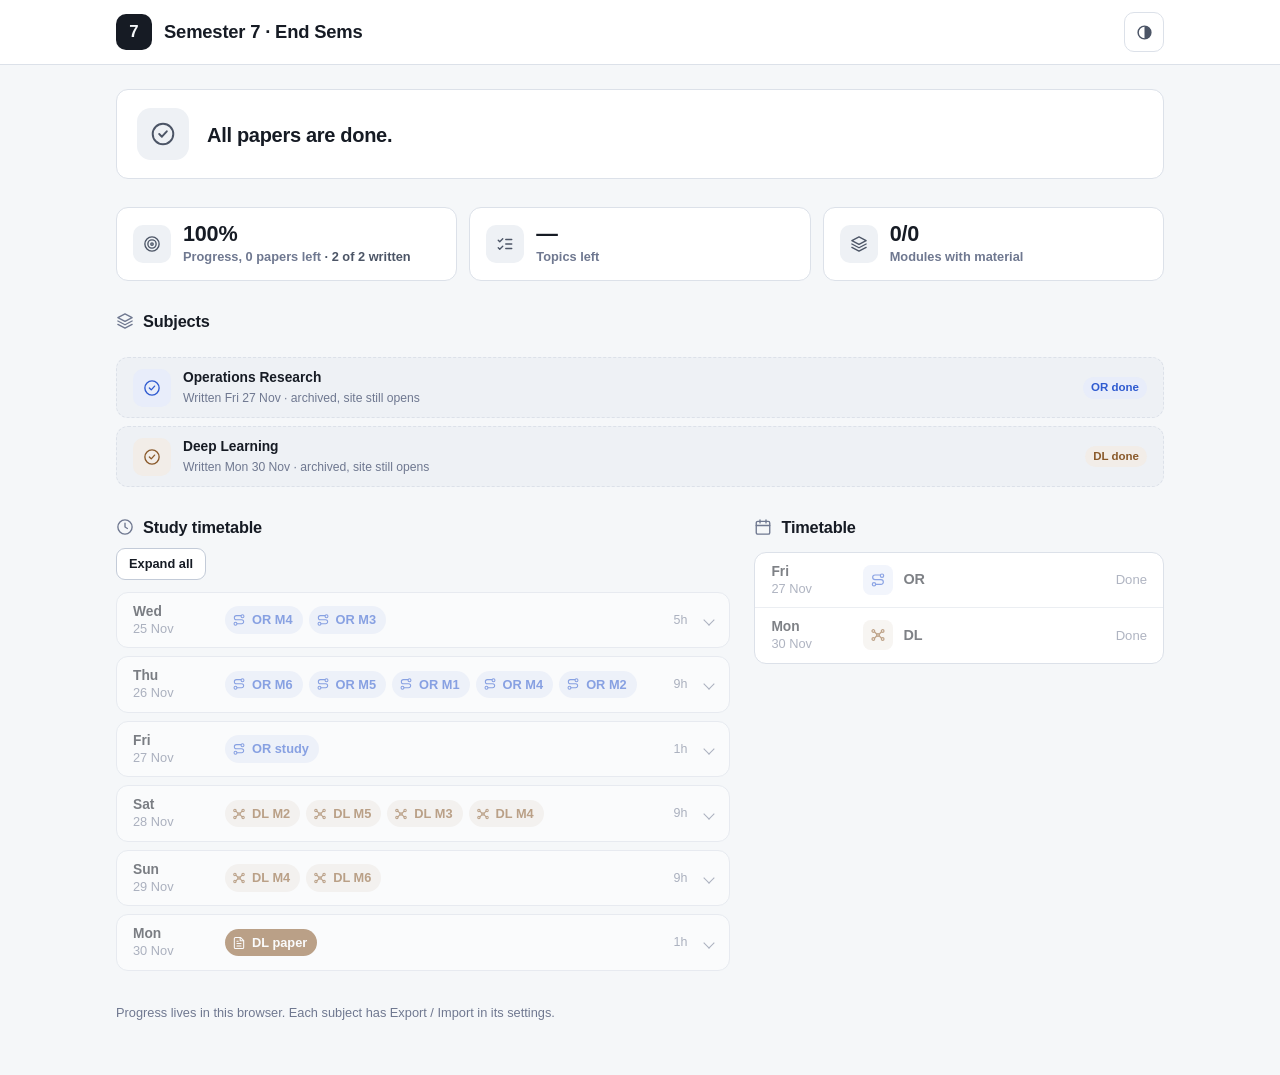
<file: index.html>
<!DOCTYPE html>
<html lang="en">
<head>
<meta charset="utf-8">
<meta name="viewport" content="width=device-width, initial-scale=1">
<title>Semester 7 · End Sem</title>
<meta name="description" content="Semester VII End Sem study dashboard: timetable, progress and study plan for the remaining papers.">
<link rel="icon" href="data:image/svg+xml,%3Csvg xmlns='http://www.w3.org/2000/svg' viewBox='0 0 32 32'%3E%3Crect width='32' height='32' rx='7' fill='%23171a21'/%3E%3Ctext x='16' y='22' font-family='Arial' font-weight='700' font-size='16' fill='white' text-anchor='middle'%3E7%3C/text%3E%3C/svg%3E">
<style>
:root{
  --bg:#f5f7f9; --panel:#ffffff; --panel-2:#eef1f5;
  --ink:#161b24; --ink-soft:#4c5566; --ink-mute:#6f7890;
  --border:#dce1e9; --border-2:#c3cbd8;
  --track:#e6eaf0; --focus:#1f5f8b; --warn:#8a5d06;
  --radius:12px;
  --mix:0%;
  color-scheme:light;
}
:root[data-theme="dark"]{
  --bg:#0f1217; --panel:#171b22; --panel-2:#1e232c;
  --ink:#e7eaf0; --ink-soft:#b0b8c6; --ink-mute:#8790a1;
  --border:#2a303b; --border-2:#3a4250;
  --track:#262c36; --focus:#8fb4ff; --warn:#e0af57;
  --mix:45%;
  color-scheme:dark;
}
@media (prefers-color-scheme:dark){
  :root:not([data-theme="light"]){
    --bg:#0f1217; --panel:#171b22; --panel-2:#1e232c;
    --ink:#e7eaf0; --ink-soft:#b0b8c6; --ink-mute:#8790a1;
    --border:#2a303b; --border-2:#3a4250;
    --track:#262c36; --focus:#8fb4ff; --warn:#e0af57;
    --mix:45%;
    color-scheme:dark;
  }
}
*{box-sizing:border-box}
html{-webkit-text-size-adjust:100%}
body{margin:0; background:var(--bg); color:var(--ink);
  font:15px/1.5 -apple-system,BlinkMacSystemFont,"Segoe UI",Roboto,Helvetica,Arial,sans-serif;
  overflow-x:clip}
a{color:inherit}
:focus-visible{outline:2px solid var(--focus); outline-offset:2px}
h1,h2,h3{margin:0; font-weight:650; letter-spacing:-.01em}
.wrap{max-width:1080px; margin:0 auto; padding:0 16px}
.acc{--acc:#1f5f8b; --acc-ui:color-mix(in srgb, var(--acc), #fff var(--mix));
  --acc-soft:color-mix(in srgb, var(--acc-ui) 11%, var(--panel))}
.s7-i{width:18px; height:18px; flex:none; display:block}

/* header */
.top{background:var(--panel); border-bottom:1px solid var(--border)}
.top .wrap{display:flex; align-items:center; gap:12px; min-height:64px}
.logo{display:inline-flex; align-items:center; justify-content:center; width:36px; height:36px; border-radius:10px;
  background:var(--ink); color:var(--bg); font-weight:750; font-size:1.05rem}
h1{font-size:1.15rem}
.iconbtn{margin-left:auto; display:inline-flex; align-items:center; justify-content:center; width:40px; height:40px;
  border:1px solid var(--border); border-radius:10px; background:var(--panel); color:var(--ink-soft); cursor:pointer}
.iconbtn:hover{border-color:var(--border-2); color:var(--ink)}
.iconbtn svg{width:17px; height:17px}

main{padding:24px 0 40px}
section{margin-bottom:28px}
h2{display:flex; align-items:center; gap:9px; font-size:1.02rem; margin-bottom:12px}
h2 .s7-i{color:var(--ink-mute)}

/* buttons */
.btn{display:inline-flex; align-items:center; justify-content:center; gap:7px; min-height:38px; padding:0 15px;
  border-radius:9px; border:1px solid var(--border-2); background:var(--panel); color:var(--ink);
  text-decoration:none; font-size:.87rem; font-weight:600; white-space:nowrap}
.btn:hover{border-color:var(--acc-ui, var(--ink-mute))}
.btn .s7-i{width:16px; height:16px}
.btn.primary{background:var(--acc-ui); border-color:var(--acc-ui); color:#fff}
.btn.primary:hover{filter:brightness(1.08)}
:root[data-theme="dark"] .btn.primary{color:#0f1217}
@media (prefers-color-scheme:dark){ :root:not([data-theme="light"]) .btn.primary{color:#0f1217} }

/* icon tiles */
.ico{display:inline-flex; align-items:center; justify-content:center; flex:none; width:38px; height:38px;
  border-radius:10px; background:var(--acc-soft, var(--panel-2)); color:var(--acc-ui, var(--ink-soft))}
.ico.lg{width:52px; height:52px; border-radius:14px}
.ico.lg .s7-i{width:26px; height:26px}

/* next paper */
.hero{display:flex; align-items:center; gap:16px 18px; flex-wrap:wrap; background:var(--panel);
  border:1px solid var(--border); border-radius:var(--radius); padding:18px 20px; position:relative; overflow:hidden}
.hero::before{content:""; position:absolute; inset:0 auto 0 0; width:4px; background:var(--acc-ui)}
.hero .what{flex:1 1 260px; min-width:0}
.hero .k{font-size:.8rem; font-weight:600; color:var(--acc-ui)}
.hero .t{font-size:1.25rem; font-weight:680; margin-top:1px; letter-spacing:-.015em}
.hero .d{font-size:.86rem; color:var(--ink-soft); margin-top:3px; overflow-wrap:anywhere}
.hero .count{text-align:center; padding:0 6px}
.hero .count b{display:block; font-size:2rem; line-height:1; font-weight:720; font-variant-numeric:tabular-nums; letter-spacing:-.02em}
.hero .count span{font-size:.76rem; color:var(--ink-mute); font-weight:550}

/* stats */
.stats{display:grid; grid-template-columns:repeat(3, minmax(0,1fr)); gap:12px}
.stat{display:flex; align-items:center; gap:12px; background:var(--panel); border:1px solid var(--border);
  border-radius:var(--radius); padding:14px 16px; min-width:0}
.stat .v{font-size:1.35rem; font-weight:700; line-height:1.15; font-variant-numeric:tabular-nums; letter-spacing:-.01em}
.stat .l{font-size:.8rem; color:var(--ink-mute); font-weight:550}
.stat .l b{color:var(--ink-soft); font-weight:600}

/* subject cards */
.subs{list-style:none; margin:0; padding:0; display:grid; gap:12px;
  grid-template-columns:repeat(auto-fill, minmax(min(100%, 300px), 1fr))}
.card{display:flex; flex-direction:column; gap:12px; background:var(--panel); border:1px solid var(--border);
  border-radius:var(--radius); padding:16px; min-width:0}
.card.done{opacity:.65}
/* finished papers: one compact archived row each */
.done-l{list-style:none; margin:12px 0 0; padding:0; display:grid; gap:8px}
.done-l li{display:flex; align-items:center; gap:12px; background:var(--panel-2); border:1px dashed var(--border);
  border-radius:var(--radius); padding:10px 16px; font-size:.86rem; color:var(--ink-soft); min-width:0}
.done-l .nm{flex:1; min-width:0}
.done-l .nm a{color:var(--ink); font-weight:620; text-decoration:none}
.done-l .nm a:hover{text-decoration:underline; text-underline-offset:3px}
.done-l .nm span{display:block; font-size:.76rem; color:var(--ink-mute)}
.done-l .tag{flex:none; font-size:.72rem; font-weight:650; padding:2px 8px; border-radius:999px;
  background:var(--acc-soft); color:var(--acc-ui); white-space:nowrap}
.card .hd{display:flex; align-items:center; gap:12px}
.card .nm{flex:1; min-width:0}
.card h3{font-size:.98rem; line-height:1.3}
.card h3 a{text-decoration:none}
.card h3 a:hover{text-decoration:underline; text-underline-offset:3px}
.card .dt{font-size:.78rem; color:var(--ink-mute); margin-top:1px}
.days{flex:none; font-size:.78rem; font-weight:650; padding:4px 9px; border-radius:999px;
  background:var(--panel-2); color:var(--ink-soft); white-space:nowrap; font-variant-numeric:tabular-nums}
.days.soon{background:var(--acc-soft); color:var(--acc-ui)}
.pct{display:flex; align-items:center; gap:10px}
.pct b{font-size:1.4rem; font-weight:700; font-variant-numeric:tabular-nums; letter-spacing:-.01em; min-width:3ch}
.pct .bar{flex:1}
.pct.core{margin-top:-4px; font-size:.78rem; color:var(--ink-mute)}
.pct.core .lbl{font-weight:600; min-width:3.6ch}
.pct.core b{font-size:.86rem; min-width:4ch; color:var(--ink-soft)}
.pct.core .bar{height:4px}
.pct.core .n{font-variant-numeric:tabular-nums}
.bar{height:6px; border-radius:99px; background:var(--track); overflow:hidden}
.bar i{display:block; height:100%; background:var(--acc-ui, var(--ink-soft)); border-radius:99px}
.mods{display:flex; align-items:center; gap:10px; font-size:.78rem; color:var(--ink-mute)}
.pips{display:grid; grid-template-columns:repeat(6, 1fr); gap:4px; flex:1}
.pip{height:6px; border-radius:3px; background:var(--track); overflow:hidden}
.pip i{display:block; height:100%; background:var(--acc-ui)}
.pip.pending{background:none; border:1px dashed var(--border-2); height:6px}
.mods .ready{white-space:nowrap; font-variant-numeric:tabular-nums}
.nexttopic{display:flex; gap:8px; align-items:flex-start; font-size:.84rem; color:var(--ink-soft); min-width:0}
.nexttopic .s7-i{width:15px; height:15px; margin-top:2px; color:var(--ink-mute)}
.nexttopic span{min-width:0; overflow:hidden; text-overflow:ellipsis; display:-webkit-box; -webkit-line-clamp:2; -webkit-box-orient:vertical}
.card .acts{display:flex; gap:8px; margin-top:auto}
.card .acts .btn{flex:1}

/* sessions + timetable */
.two{display:grid; grid-template-columns:minmax(0,1.5fr) minmax(0,1fr); gap:24px; align-items:start}
.two section{margin-bottom:0}
.list{list-style:none; margin:0; padding:0; background:var(--panel); border:1px solid var(--border); border-radius:var(--radius)}
.list li{display:flex; align-items:center; gap:14px; padding:10px 16px; min-height:52px}
.list li + li{border-top:1px solid var(--border)}
.day{width:78px; flex:none; font-size:.8rem; color:var(--ink-mute); font-variant-numeric:tabular-nums; line-height:1.3}
.day b{display:block; color:var(--ink); font-size:.86rem; font-weight:620}
.slots{display:flex; flex-wrap:wrap; gap:6px; min-width:0}
.chip{display:inline-flex; align-items:center; gap:6px; padding:4px 10px 4px 7px; border-radius:999px; font-size:.8rem;
  font-weight:600; text-decoration:none; background:var(--acc-soft); color:var(--acc-ui); white-space:nowrap}
.chip .s7-i{width:14px; height:14px}
.chip:hover{filter:brightness(.97)}
.chip.paper{background:var(--acc-ui); color:#fff}
:root[data-theme="dark"] .chip.paper{color:#0f1217}
@media (prefers-color-scheme:dark){ :root:not([data-theme="light"]) .chip.paper{color:#0f1217} }
.slots{align-items:center}
.len{font-size:.78rem; color:var(--ink-mute)}
.list li.now{box-shadow:inset 3px 0 0 var(--ink)}
h2 .note{margin-left:4px; font-size:.74rem; font-weight:600; color:var(--ink-mute); background:var(--panel-2);
  border:1px solid var(--border); border-radius:999px; padding:2px 9px}
.tt .s{flex:1; min-width:0; display:flex; align-items:center; gap:10px; font-size:.9rem; font-weight:600}
.tt .s a{text-decoration:none; min-width:0; overflow:hidden; text-overflow:ellipsis; white-space:nowrap}
.tt .s a:hover{text-decoration:underline; text-underline-offset:3px}
.tt .ico{width:30px; height:30px; border-radius:8px}
.tt .ico .s7-i{width:16px; height:16px}
.tt .c{font-size:.82rem; color:var(--ink-mute); white-space:nowrap; font-variant-numeric:tabular-nums}
.tt li.next .c{color:var(--acc-ui); font-weight:650}
.tt li.done{opacity:.55}

/* day-by-day timetable */
.side{display:grid; grid-template-columns:minmax(0,1fr); gap:24px; min-width:0}
.side section{margin-bottom:0}
.tools{display:flex; align-items:center; gap:8px; margin:-4px 0 12px}
.tools .btn{min-height:32px; padding:4px 12px; font-size:.8rem}
.days-l{display:grid; gap:8px}
.dc{background:var(--panel); border:1px solid var(--border); border-radius:var(--radius); min-width:0}
.dc.now{box-shadow:inset 3px 0 0 var(--ink)}
.dc.past{opacity:.55}
.dc > summary{list-style:none; cursor:pointer; display:flex; align-items:center; gap:14px; padding:10px 16px; min-height:52px}
.dc > summary::-webkit-details-marker{display:none}
.dc > summary::after{content:""; flex:none; width:7px; height:7px; border-right:1.6px solid var(--ink-mute); border-bottom:1.6px solid var(--ink-mute); transform:rotate(45deg); margin-left:4px; transition:transform .15s}
.dc[open] > summary::after{transform:rotate(-135deg)}
.dc > summary .slots{flex:1}
.dc .tot{font-size:.78rem; color:var(--ink-mute); font-variant-numeric:tabular-nums; white-space:nowrap}
.dbody{border-top:1px solid var(--border); padding:4px 16px 8px}
.sl{display:grid; grid-template-columns:104px minmax(0,1fr); gap:6px 14px; padding:10px 0}
.sl + .sl{border-top:1px dashed var(--border)}
.sl .tm{font-size:.78rem; color:var(--ink-mute); line-height:1.35; font-variant-numeric:tabular-nums}
.sl .tm b{display:block; color:var(--ink); font-size:.84rem; font-weight:620}
.its{list-style:none; margin:0; padding:0; display:grid; gap:8px; min-width:0}
.it{display:flex; gap:10px; align-items:flex-start; min-width:0}
.it .chip{flex:none; margin-top:1px}
.it .tx{min-width:0; font-size:.86rem; line-height:1.4}
.it .tx b{font-weight:620}
.it .h{color:var(--ink-mute); font-size:.78rem; font-variant-numeric:tabular-nums; margin-left:4px}
.it .fs{color:var(--ink-soft); font-size:.8rem; margin-top:1px}
.kd{display:inline-block; font-size:.7rem; font-weight:650; padding:1px 7px; border-radius:999px; margin-left:6px; vertical-align:1px;
  background:var(--panel-2); color:var(--ink-soft); border:1px solid var(--border); white-space:nowrap}
.kd.k-learn,.kd.k-refresh{background:var(--acc-soft); color:var(--acc-ui); border-color:transparent}
.kd.k-revise{background:none; color:var(--ink); border-color:var(--ink-mute)}
.kd.k-lent{border-style:dashed}
.kd.k-pend{border-style:dashed; color:var(--ink-mute)}
.bud li{display:block; padding:12px 16px}
.bud .r1{display:flex; align-items:center; gap:10px}
.bud .r1 .nm{font-weight:620; font-size:.88rem; flex:none; min-width:3.2ch}
.bud .r1 .bar{flex:1; position:relative}
.bud .r1 .n{font-size:.78rem; color:var(--ink-mute); font-variant-numeric:tabular-nums; white-space:nowrap}
.bud .core-mark{position:absolute; top:-2px; bottom:-2px; width:2px; background:var(--ink); opacity:.55}
.bud .nt{margin-top:6px; font-size:.78rem; color:var(--ink-mute); line-height:1.4}
.wt li{padding:9px 16px; gap:10px}
.wt .t{flex:1; min-width:0; font-size:.82rem; line-height:1.3}
.wt .t span{display:block; color:var(--ink-mute); font-size:.74rem; white-space:nowrap; overflow:hidden; text-overflow:ellipsis}
.wt .bar{width:64px; flex:none}
.wt .mk{width:4.2ch; text-align:right; flex:none; font-size:.8rem; font-weight:650; font-variant-numeric:tabular-nums}
.how{background:var(--panel); border:1px solid var(--border); border-radius:var(--radius); padding:12px 16px; font-size:.84rem; color:var(--ink-soft)}
.how summary{cursor:pointer; font-weight:620; color:var(--ink)}
.how ul{margin:10px 0 0; padding-left:18px; display:grid; gap:6px; line-height:1.45}
@media (max-width:620px){
  .dc > summary{padding:10px 14px; gap:10px; flex-wrap:wrap}
  .dc > summary .day{width:100%}
  .dbody{padding:4px 14px 8px}
  .sl{grid-template-columns:minmax(0,1fr)}
  .sl .tm b{display:inline; margin-right:8px}
}

footer{margin-top:32px; font-size:.8rem; color:var(--ink-mute)}

@media (max-width:860px){
  .two{grid-template-columns:minmax(0,1fr)}
}
@media (max-width:620px){
  .stats{grid-template-columns:minmax(0,1fr)}
  .stat{padding:12px 14px}
  .hero{padding:16px}
  .hero .count{display:flex; align-items:baseline; gap:6px; text-align:left; padding:0; flex:1 1 100%}
  .hero .count b{font-size:1.5rem}
  .hero .acts{flex:1 1 100%}
  .hero .acts .btn{width:100%}
  .list li{padding:10px 14px; gap:12px}
  .day{width:64px}
}
@media print{ .iconbtn, .acts{display:none} .card, .list{break-inside:avoid} }
</style>
</head>
<body>

<header class="top">
  <div class="wrap">
    <span class="logo" aria-hidden="true">7</span>
    <h1>Semester 7 &middot; End Sems</h1>
    <button class="iconbtn" id="theme" type="button" aria-label="Theme"></button>
  </div>
</header>

<main>
  <div class="wrap">
    <section aria-label="Next paper"><div id="hero"></div></section>
    <section aria-label="Overview"><div class="stats" id="stats"></div></section>

    <section aria-labelledby="subs-h">
      <h2 id="subs-h"></h2>
      <ul class="subs" id="subs"></ul>
      <ul class="done-l" id="done" aria-label="Papers written"></ul>
    </section>

    <div class="two">
      <section aria-labelledby="plan-h">
        <h2 id="plan-h"></h2>
        <div class="tools"><button type="button" class="btn" id="plan-all">Expand all</button></div>
        <div class="days-l" id="plan"></div>
      </section>
      <div class="side">
        <section aria-labelledby="tt-h">
          <h2 id="tt-h"></h2>
          <ol class="list tt" id="tt"></ol>
        </section>
      </div>
    </div>

    <footer><p id="nojs">This page needs <code>shared/sem7.js</code> next to it.</p>
      <p>Progress lives in this browser. Each subject has Export / Import in its settings.</p></footer>
  </div>
</main>

<script src="shared/sem7.js"></script>
<script src="shared/syllabus.js"></script>
<script src="shared/studyplan.js"></script>
<script>
(function(){
  "use strict";
  if(!window.SEM7) return;
  document.getElementById("nojs").remove();

  var S = window.SEM7, I = S.icon;
  var THEME_KEY = "sem7.theme";

  function esc(s){ return String(s).replace(/[&<>"]/g, function(c){ return {"&":"&amp;","<":"&lt;",">":"&gt;","\"":"&quot;"}[c]; }); }
  function plural(n, w){ return n + " " + w + (n === 1 ? "" : "s"); }
  function bar(pct, label){
    return '<div class="bar" role="progressbar" aria-label="' + esc(label) + '" aria-valuemin="0" aria-valuemax="100" aria-valuenow="' + pct + '"><i style="width:' + pct + '%"></i></div>';
  }
  function accStyle(s){ return ' style="--acc:' + s.accent + '"'; }

  document.getElementById("subs-h").innerHTML = I("layers") + "Subjects";
  document.getElementById("tt-h").innerHTML = I("calendar") + "Timetable";

  /* ---------- theme: system -> light -> dark ---------- */
  var ICONS = {
    system:'<svg viewBox="0 0 16 16" aria-hidden="true"><circle cx="8" cy="8" r="6" fill="none" stroke="currentColor" stroke-width="1.4"/><path d="M8 2a6 6 0 0 1 0 12z" fill="currentColor"/></svg>',
    light:'<svg viewBox="0 0 16 16" aria-hidden="true"><circle cx="8" cy="8" r="3" fill="none" stroke="currentColor" stroke-width="1.4"/><path d="M8 1.5v1.6M8 12.9v1.6M1.5 8h1.6M12.9 8h1.6M3.4 3.4l1.1 1.1M11.5 11.5l1.1 1.1M3.4 12.6l1.1-1.1M11.5 4.5l1.1-1.1" stroke="currentColor" stroke-width="1.4" stroke-linecap="round"/></svg>',
    dark:'<svg viewBox="0 0 16 16" aria-hidden="true"><path d="M13.5 9.6A5.6 5.6 0 0 1 6.4 2.5a5.6 5.6 0 1 0 7.1 7.1z" fill="none" stroke="currentColor" stroke-width="1.4" stroke-linejoin="round"/></svg>'
  };
  var LABEL = {system:"Match system", light:"Light", dark:"Dark"};
  function applyTheme(t){
    if(t === "light" || t === "dark") document.documentElement.setAttribute("data-theme", t);
    else { t = "system"; document.documentElement.removeAttribute("data-theme"); }
    var b = document.getElementById("theme");
    b.innerHTML = ICONS[t];
    b.setAttribute("aria-label", "Theme: " + LABEL[t]);
    b.title = "Theme: " + LABEL[t];
    b.dataset.theme = t;
  }
  document.getElementById("theme").addEventListener("click", function(){
    var order = ["system", "light", "dark"], cur = this.dataset.theme;
    var t = order[(order.indexOf(cur) + 1) % order.length];
    S.lsSet(THEME_KEY, t);
    applyTheme(t);
  });
  applyTheme(S.lsGet(THEME_KEY));

  /* ---------- pieces ---------- */
  function whenText(c){
    if(c.state === "upcoming") return c.days >= 2 ? plural(c.days, "day") : "Tomorrow";
    return c.state === "today" ? "Today" : c.state === "live" ? "Now" : "Done";
  }
  function dateText(s){ var p = S.dateParts(s); return p.dow + " " + p.day + " " + p.mon; }
  function dayLabel(d, now){
    var p = S.dateParts(d), n = S.dayDiff(now, d);
    var rel = n === 0 ? "Today" : n === 1 ? "Tomorrow" : p.dow;
    return '<b>' + rel + '</b>' + p.day + ' ' + p.mon;
  }
  /* The hub links to each subject's dashboard; "study next" lives there. */
  function continueHref(s, sum){ return S.subjectHref(s); }

  /* The six syllabus modules with the site's own module figures laid over them. */
  function modules(s, sum){
    var syl = S.syllabus(s.code), got = {};
    (sum ? sum.modules : []).forEach(function(m){ got[m.id] = m.pct; });
    return syl ? syl.modules.map(function(m){
      return { n:m.n, title:m.title, ready:!!m.built, pct:got[m.id] || 0 };
    }) : [];
  }

  function cardHTML(s, sum, now, isNext){
    var c = S.countdown(s, now), soon = c.state !== "done" && c.days <= 3;
    var mods = modules(s, sum), ready = mods.filter(function(m){ return m.ready; }).length;
    var pct = sum ? sum.pct : 0;
    var pips = '<div class="pips">' + mods.map(function(m){
      return '<span class="pip' + (m.ready ? '' : ' pending') + '" title="Module ' + m.n + ' · ' + esc(m.title) +
        (m.ready ? ' · ' + m.pct + '%' : ' · material pending') + '">' + (m.ready ? '<i style="width:' + m.pct + '%"></i>' : '') + '</span>';
    }).join("") + '</div>';
    return '<li class="card acc' + (c.state === "done" ? ' done' : '') + '"' + accStyle(s) + '>' +
      '<div class="hd"><span class="ico">' + I(s.code) + '</span>' +
        '<div class="nm"><h3><a href="' + S.subjectHref(s) + '">' + esc(s.name) + '</a></h3><div class="dt">' + dateText(s) + '</div></div>' +
        '<span class="days' + (soon ? ' soon' : '') + '">' + esc(whenText(c)) + '</span></div>' +
      '<div class="pct"><b>' + pct + '%</b>' + bar(pct, s.short + " progress") + '</div>' +
      (sum && sum.core ? '<div class="pct core"><span class="lbl">Core</span><b>' + sum.core.pct + '%</b>' +
        bar(sum.core.pct, s.short + " Core progress") + '<span class="n">' + sum.core.done + '/' + sum.core.total + '</span></div>' : '') +
      '<div class="mods">' + pips + '<span class="ready" title="Modules with study material">' + ready + '/6 ready</span></div>' +
      '<div class="acts"><a class="btn' + (isNext ? ' primary' : '') + '" href="' + continueHref(s, sum) + '">' +
        'Open' + I("arrow") + '</a></div></li>';
  }

  function chip(s, sums, cls, text){
    return '<a class="chip acc' + (cls ? ' ' + cls : '') + '"' + accStyle(s) + ' href="' + continueHref(s, sums[s.code]) + '">' +
      I(cls === "paper" ? "paper" : s.code) + (text || esc(s.short)) + '</a>';
  }


  /* ---------- timetable pieces ---------- */
  var PLAN_CACHE = null, KIND = window.SEM7_PLAN ? window.SEM7_PLAN.KIND : {};
  function hrs(h){ return (Math.round(h * 2) / 2) + "h"; }
  function mod(PL, k){ return PL.mods[k]; }
  function mchip(code, n, text){
    var s = S.byCode(code);
    return '<a class="chip acc" ' + accStyle(s) + ' href="' + S.subjectHref(s, "module:m" + n) + '" title="' + esc(s.name) + '">' + I(code) + esc(text || (s.short + ' M' + n)) + '</a>';
  }
  function itemHTML(it){
    var s = S.byCode(it.code), PL = PLAN_CACHE, m = it.k ? mod(PL, it.k) : null, tx = "";
    if(it.kind === "last"){
      return '<li class="it acc"' + accStyle(s) + '><a class="chip paper acc" ' + accStyle(s) + ' href="' + S.subjectHref(s) + '">' + I("paper") + esc(s.short) + '</a><div class="tx"><b>Last look</b><span class="h">' + hrs(it.h) + '</span>' +
        '<div class="fs">Core list, formulas, shaky items. Nothing new. Paper at ' + S.EXAM.start + '.</div></div></li>';
    }
    if(it.kind === "mock"){
      return '<li class="it acc"' + accStyle(s) + '><a class="chip acc" ' + accStyle(s) + ' href="' + S.subjectHref(s) + '">' + I(it.code) + esc(s.short) + '</a><div class="tx"><b>Timed mock paper</b><span class="h">' + hrs(it.h) + '</span>' +
        '<div class="fs">Write it to time (50 marks, 2 h), then redo every wrong answer.</div></div></li>';
    }
    if(it.kind === "recall"){
      var ms = (it.mods || []).map(function(k){ return 'M' + mod(PL, k).n; }).join(", ");
      return '<li class="it acc"' + accStyle(s) + '><a class="chip acc" ' + accStyle(s) + ' href="' + S.subjectHref(s) + '">' + I(it.code) + esc(s.short) + '</a><div class="tx"><b>Recall quiz</b><span class="h">' + hrs(it.h) + '</span>' +
        '<div class="fs">Notes closed. Write what you remember of ' + esc(ms || "today") + ', then check.</div></div></li>';
    }
    if(it.kind === "task"){
      var tm = it.h < 1 ? Math.round(it.h * 60) + " min" : (Math.round(it.h * 4) / 4) + "h";
      return '<li class="it acc"' + accStyle(s) + '>' + (m ? mchip(it.code, m.n) : '<a class="chip acc" ' + accStyle(s) + ' href="' + S.subjectHref(s) + '">' + I(it.code) + esc(s.short) + '</a>') +
        '<div class="tx"><b>' + esc(it.title) + '</b><span class="kd k-learn">' + esc(it.tag) + '</span><span class="h">' + tm + '</span>' +
        '<div class="fs">' + esc(it.text) + '</div></div></li>';
    }
    var kind = it.kind, label = KIND[kind] || kind;
    if(kind !== "revise") label += it.depth === "core" ? " &middot; Core pass" : "";
    var first = kind === "revise" ? m.first.slice(0, 3) : m.first.slice(0, it.depth === "core" ? 3 : 5);
    return '<li class="it acc"' + accStyle(s) + '>' + mchip(it.code, m.n) + '<div class="tx"><b>' + esc(m.title) + '</b>' +
      '<span class="kd k-' + kind + '">' + label + '</span>' + (it.lent ? '<span class="kd k-lent" title="Borrowed from this subject\u2019s earlier days">pre-load</span>' : '') +
      (m.built ? '' : '<span class="kd k-pend" title="No study material built yet">material pending</span>') +
      '<span class="h">' + hrs(it.h) + '</span><div class="fs">' + (kind === "revise" ? "Solve and recall: " : "Start with: ") + esc(first.join(" \u00b7 ")) + '</div></div></li>';
  }
  function dayHTML(d, now, state){
    var diff = S.dayDiff(now, d.date), isNow = diff === 0, past = diff < 0;
    var total = d.slots.reduce(function(a, s){ return a + s.hours; }, 0);
    var seen = {}, chips = "";
    d.slots.forEach(function(sl){ sl.items.forEach(function(it){
      var id = it.kind === "last" ? "last" + it.code : it.k || ("x" + it.code);
      if(seen[id] || it.kind === "recall" || it.kind === "mock" || (it.kind === "task" && !it.k)) return;
      seen[id] = 1;
      chips += it.kind === "last" ? '<a class="chip paper acc" ' + accStyle(S.byCode(it.code)) + ' href="' + S.subjectHref(S.byCode(it.code)) + '">' + I("paper") + esc(S.byCode(it.code).short) + ' paper</a>'
        : mchip(it.code, PLAN_CACHE.mods[it.k].n);
    }); });
    if(!chips) d.slots.forEach(function(sl){ sl.items.forEach(function(it){ if(!seen[it.code]){ seen[it.code] = 1; chips += chip(S.byCode(it.code), {}, "", esc(S.byCode(it.code).short) + ' ' + (KIND[it.kind] || "study").toLowerCase()); } }); });
    var open = state && state.hasOwnProperty(d.ymd) ? state[d.ymd] : (isNow || (diff > 0 && S.dayDiff(now, S.studyStart()) > 0 && d.ymd === PLAN_CACHE.days[0].ymd));
    var examTag = d.exam ? '<span class="kd k-learn acc" ' + accStyle(S.byCode(d.exam)) + '>' + esc(S.byCode(d.exam).short) + ' paper ' + esc(S.EXAM.start) + '</span>' : '';
    return '<details class="dc' + (isNow ? ' now' : '') + (past ? ' past' : '') + '" data-d="' + d.ymd + '"' + (open ? ' open' : '') + '>' +
      '<summary><div class="day">' + dayLabel(d.date, now) + '</div><div class="slots">' + chips + '</div><span class="tot">' + hrs(total) + '</span></summary>' +
      '<div class="dbody">' + d.slots.map(function(sl){
        return '<div class="sl"><div class="tm"><b>' + esc(sl.label) + '</b>' + sl.from + '&ndash;' + sl.to + '</div><ul class="its">' + sl.items.map(itemHTML).join("") + '</ul></div>';
      }).join("") + '</div></details>';
  }
  document.getElementById("plan-all").addEventListener("click", function(){
    var all = document.querySelectorAll("#plan .dc"), anyShut = Array.prototype.some.call(all, function(d){ return !d.open; });
    Array.prototype.forEach.call(all, function(d){ d.open = anyShut; });
    this.textContent = anyShut ? "Collapse all" : "Expand all";
  });

  /* ---------- render ---------- */
  function render(){
    var now = new Date(), next = S.nextSubject(now), list = S.SUBJECTS, sums = {};
    list.forEach(function(s){ sums[s.code] = S.readSummary(s.code); });

    /* continue: the next paper that still has work, else the next paper */
    var pick = null;
    list.forEach(function(s){
      if(pick || S.countdown(s, now).state === "done") return;
      var x = sums[s.code];
      if(!x || x.pct < 100) pick = s;
    });
    pick = pick || next;

    /* hero: the next paper and where to pick up */
    var hero = document.getElementById("hero");
    if(next){
      var c = S.countdown(next, now), ps = sums[next.code];
      hero.className = "hero acc";
      hero.setAttribute("style", "--acc:" + next.accent);
      hero.innerHTML = '<span class="ico lg">' + I(next.code) + '</span>' +
        '<div class="what"><div class="k">Next paper &middot; ' + dateText(next) + ', ' + S.EXAM.start + '</div>' +
          '<div class="t">' + esc(next.name) + '</div>' +
          '</div>' +
        '<div class="count">' + (c.state === "upcoming" ? '<b>' + c.days + '</b><span>' + (c.days === 1 ? 'day' : 'days') + ' left</span>'
                                                       : '<b>' + esc(whenText(c)) + '</b>') + '</div>' +
        '<div class="acts"><a class="btn primary" href="' + continueHref(next, ps) + '">' + 'Open ' + esc(next.short) + I("arrow") + '</a></div>';
    } else {
      hero.className = "hero";
      hero.innerHTML = '<span class="ico lg">' + I("check") + '</span><div class="what"><div class="t">All papers are done.</div></div>';
    }

    /* overview: only the papers still ahead count; written ones are archived below */
    var active = list.filter(function(s){ return S.countdown(s, now).state !== "done"; });
    var written = list.filter(function(s){ return S.countdown(s, now).state === "done"; });
    var avg = active.length ? Math.round(active.reduce(function(a, s){ return a + (sums[s.code] ? sums[s.code].pct : 0); }, 0) / active.length) : 100;
    var withTopics = active.filter(function(s){ return sums[s.code] && sums[s.code].topics; });
    var tLeft = withTopics.reduce(function(a, s){ var t = sums[s.code].topics; return a + t.total - t.done; }, 0);
    var allMods = [].concat.apply([], active.map(function(s){ var y = S.syllabus(s.code); return y ? y.modules : []; }));
    var ready = allMods.filter(function(m){ return m.built; }).length;
    function stat(icon, v, l){ return '<div class="stat"><span class="ico">' + I(icon) + '</span><div><div class="v">' + v + '</div><div class="l">' + l + '</div></div></div>'; }
    document.getElementById("stats").innerHTML =
      stat("target", avg + "%", "Progress, " + plural(active.length, "paper") + " left" + (written.length ? ' <b>&middot; ' + written.length + ' of ' + list.length + ' written</b>' : '')) +
      stat("checks", withTopics.length ? tLeft : "&mdash;", "Topics left" + (withTopics.length < active.length ? ' <b>&middot; ' + withTopics.length + ' of ' + active.length + ' opened</b>' : '')) +
      stat("layers", ready + "/" + allMods.length, "Modules with material");

    /* subjects: cards for papers ahead, one archived row per paper written */
    document.getElementById("subs").innerHTML = active.map(function(s){ return cardHTML(s, sums[s.code], now, s === pick); }).join("");
    document.getElementById("done").innerHTML = written.map(function(s){
      return '<li class="acc"' + accStyle(s) + '><span class="ico">' + I("check") + '</span>' +
        '<div class="nm"><a href="' + S.subjectHref(s) + '">' + esc(s.name) + '</a><span>Written ' + dateText(s) + ' &middot; archived, site still opens</span></div>' +
        '<span class="tag">' + esc(s.short) + ' done</span></li>';
    }).join("");

    /* study timetable: day by day, module by module (shared/studyplan.js) */
    var PL = window.SEM7_PLAN ? PLAN_CACHE || (PLAN_CACHE = window.SEM7_PLAN.build(now)) : null;
    var startsIn = S.dayDiff(now, S.studyStart());
    document.getElementById("plan-h").innerHTML = I("clock") + "Study timetable" +
      (startsIn > 0 ? '<span class="note">starts in ' + plural(startsIn, "day") + '</span>' : '');
    if(PL){
      var openNow = {}, kept = document.querySelectorAll("#plan .dc");
      Array.prototype.forEach.call(kept, function(d){ openNow[d.getAttribute("data-d")] = d.open; });
      var hadState = kept.length > 0;
      document.getElementById("plan").innerHTML = PL.days.map(function(d){ return dayHTML(d, now, hadState ? openNow : null); }).join("");
    }

    /* timetable */
    document.getElementById("tt").innerHTML = list.map(function(s){
      var c = S.countdown(s, now);
      return '<li class="acc' + (s === next ? ' next' : '') + (c.state === "done" ? ' done' : '') + '"' + accStyle(s) + '>' +
        '<div class="day">' + dayLabel(S.examStart(s), now) + '</div>' +
        '<div class="s"><span class="ico">' + I(s.code) + '</span><a href="' + S.subjectHref(s) + '" title="' + esc(s.name) + '">' + esc(s.short) + '</a></div>' +
        '<div class="c">' + esc(whenText(c)) + '</div></li>';
    }).join("");
  }

  render();

  /* A subject only publishes its progress summary when its site is opened in this
     browser. For a subject with no summary yet (or an old one), load its site in a
     hidden frame once so the hub shows real progress without a manual visit. */
  (function syncSummaries(){
    var STALE = 6 * 3600 * 1000, now = Date.now();
    S.SUBJECTS.forEach(function(s){
      var sum = S.readSummary(s.code);
      var fresh = sum && sum.core && sum.updatedAt && now - Date.parse(sum.updatedAt) < STALE;
      if(fresh) return;
      var f = document.createElement("iframe");
      f.setAttribute("aria-hidden", "true"); f.tabIndex = -1;
      f.style.cssText = "position:absolute;width:0;height:0;border:0;visibility:hidden";
      f.onload = function(){ setTimeout(function(){ f.remove(); render(); }, 400); };
      f.src = "subjects/" + s.code + "/index.html";
      document.body.appendChild(f);
    });
  })();
  /* Stay current: another tab may have published a summary, and countdowns move. */
  window.addEventListener("storage", function(e){ if(!e.key || e.key.indexOf("sem7.") === 0) render(); });
  document.addEventListener("visibilitychange", function(){ if(document.visibilityState === "visible") render(); });
  window.addEventListener("pageshow", render);
  setInterval(render, 60000);
})();
</script>
</body>
</html>
</file>
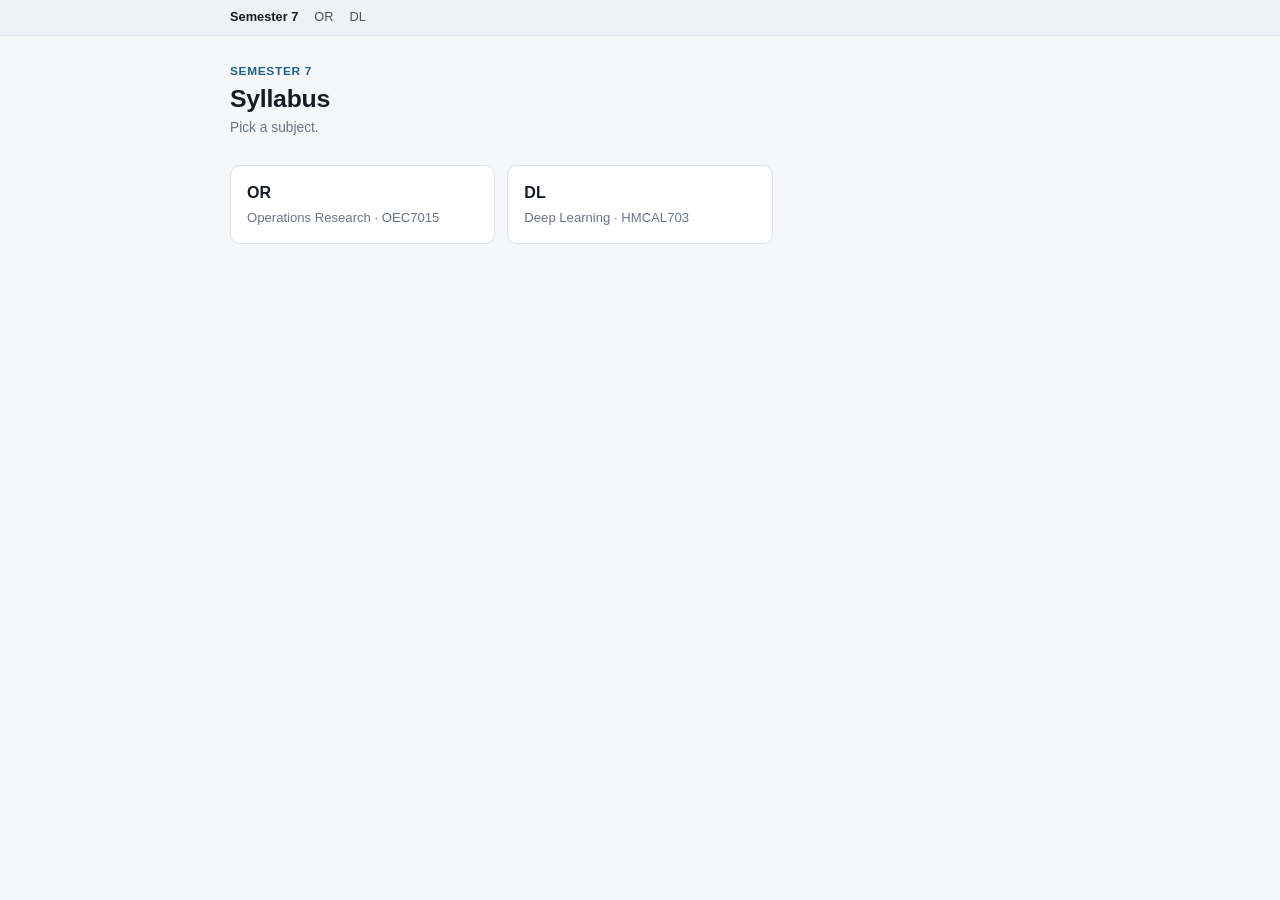
<file: syllabus.html>
<!DOCTYPE html>
<html lang="en">
<head>
<meta charset="utf-8">
<meta name="viewport" content="width=device-width, initial-scale=1">
<title>Syllabus · Semester 7</title>
<meta name="description" content="Official syllabus as a checklist: every topic with the learning outcomes beneath it.">
<link rel="icon" href="data:image/svg+xml,%3Csvg xmlns='http://www.w3.org/2000/svg' viewBox='0 0 32 32'%3E%3Crect width='32' height='32' rx='7' fill='%23171a21'/%3E%3Cpath d='M9 16.5l5 5 9-10' fill='none' stroke='%23fff' stroke-width='3' stroke-linecap='round' stroke-linejoin='round'/%3E%3C/svg%3E">
<link rel="stylesheet" href="shared/sem7.css">
<script src="shared/sem7.js"></script>
<script src="shared/syllabus-text.js"></script>
<script>
/* Step-by-step notes for the chosen subject: shared/notes-<code>.js (optional). */
(function(){ var m = /[?&]s=([a-z]+)/.exec(location.search); if(m) document.write('<script src="shared/notes-' + m[1] + '.js"><\/script>'); })();
</script>
<style>
/* Syllabus checklist page. Uses the shared tokens only. */
.sy-wrap{max-width:860px; margin:0 auto; padding:0 var(--gutter) 72px}
.sy-top{background:var(--surface-2); border-bottom:1px solid var(--border); font:500 .8rem/1.3 var(--sans)}
.sy-top-in{max-width:860px; margin:0 auto; padding:6px var(--gutter); display:flex; flex-wrap:wrap; align-items:center; gap:4px 16px}
.sy-top a{color:var(--text-2); text-decoration:none; border-radius:5px; padding:3px 6px; margin:0 -6px}
.sy-top a:hover{color:var(--text); background:var(--surface-3)}
.sy-top a.sy-home{font-weight:600; color:var(--text)}
.sy-top a[aria-current=page]{color:var(--text); font-weight:650; box-shadow:inset 0 -2px 0 var(--accent-ui); border-radius:0}
.sy-top .sy-site{margin-left:auto}
.sy-head{padding:28px 0 6px}
.sy-kicker{font:600 .74rem/1.2 var(--sans); letter-spacing:.06em; text-transform:uppercase; color:var(--accent-ui)}
.sy-head h1{margin:6px 0 2px; font-size:1.55rem}
.sy-sub{color:var(--muted); font-size:.86rem; margin:0}
.sy-overall{position:-webkit-sticky; position:sticky; top:0; z-index:5; background:var(--bg); display:flex; align-items:center;
  gap:10px 14px; flex-wrap:wrap; padding:12px 0; border-bottom:1px solid var(--border); margin-bottom:18px}
.sy-overall .bar{flex:1 1 160px}
.sy-count{font-variant-numeric:tabular-nums; color:var(--text-2); font-size:.86rem; white-space:nowrap}
.sy-count b{color:var(--text); font-weight:650}
.sy-reset{font:500 .8rem/1 var(--sans); color:var(--muted); background:none; border:1px solid var(--border); border-radius:6px;
  padding:6px 10px; cursor:pointer}
.sy-reset:hover{color:var(--text); border-color:var(--border-2)}
.sy-mod{background:var(--surface); border:1px solid var(--border); border-radius:var(--radius); margin:0 0 16px; overflow:hidden}
.sy-mod-h{display:flex; align-items:center; gap:10px 12px; flex-wrap:wrap; padding:12px 18px; cursor:pointer; list-style:none}
.sy-mod-h::-webkit-details-marker{display:none}
.sy-mod-h:hover{background:var(--surface-2)}
.sy-mod[open] > .sy-mod-h{border-bottom:1px solid var(--border)}
.sy-ring{flex:none; position:relative; width:44px; height:44px}
.sy-ring svg{display:block; width:44px; height:44px; transform:rotate(-90deg)}
.sy-ring circle{fill:none; stroke-width:5}
.sy-ring .trk{stroke:var(--surface-3)}
.sy-ring .val{stroke:var(--accent-ui); stroke-linecap:round; transition:stroke-dasharray .35s ease}
.sy-ring.full .val{stroke:var(--good)}
.sy-ring b{position:absolute; inset:0; display:flex; align-items:center; justify-content:center; font:650 .68rem/1 var(--sans); color:var(--text); font-variant-numeric:tabular-nums}
.sy-chev{flex:none; width:18px; height:18px; color:var(--muted); transition:transform .2s ease}
.sy-mod[open] .sy-chev{transform:rotate(180deg)}
@media (prefers-reduced-motion:reduce){ .sy-ring .val,.sy-chev{transition:none} }
.sy-mod-n{font:650 .95rem/1.3 var(--mono); color:var(--accent-ui)}
.sy-mod-h h2{flex:1 1 220px; margin:0; padding:0; border:0; font-size:1.05rem; line-height:1.35}
.sy-meta{display:flex; gap:6px; flex-wrap:wrap; align-items:center; font:500 .76rem/1 var(--sans); color:var(--muted)}
.sy-meta span{border:1px solid var(--border); border-radius:999px; padding:4px 8px; white-space:nowrap; font-variant-numeric:tabular-nums}
.sy-meta .sy-done{color:var(--text-2); background:var(--surface-2)}
.sy-meta .sy-done.full{color:var(--good); border-color:color-mix(in srgb, var(--good) 40%, var(--surface))}
.sy-sec{padding:12px 18px}
.sy-sec + .sy-sec{border-top:1px solid var(--border)}
.sy-lab{font:650 .8rem/1.3 var(--sans); color:var(--text); margin:0 0 6px}
.sy-sec p{margin:0; color:var(--text-2); font-size:.9rem}
.sy-sec p + p{margin-top:4px}
.sy-grp{font:600 .86rem/1.4 var(--sans); color:var(--text); margin:12px 0 2px}
.sy-grp:first-of-type{margin-top:4px}
.sy-list{list-style:none; margin:0; padding:0}
.sy-list li{margin:0}
.sy-item{display:flex; align-items:flex-start; gap:10px; padding:5px 8px; margin:0 -8px; border-radius:6px; cursor:pointer; font-size:.93rem; line-height:1.45}
.sy-item:hover{background:var(--surface-2)}
.sy-item input{flex:none; width:17px; height:17px; margin:2px 0 0; accent-color:var(--accent-ui); cursor:pointer}
.sy-item input:checked + span{color:var(--muted); text-decoration:line-through; text-decoration-color:var(--border-2)}
.sy-q{margin:0 0 6px 27px; border:1px solid var(--border); border-radius:8px; background:var(--surface)}
.sy-q[open]{border-color:var(--border-2); margin-bottom:12px}
.sy-q summary{display:flex; align-items:flex-start; gap:8px; padding:7px 10px; cursor:pointer; list-style:none; font:600 .88rem/1.45 var(--sans); color:var(--text)}
.sy-q summary::-webkit-details-marker{display:none}
.sy-q summary::before{content:"Q"; flex:none; font:650 .7rem/1.45rem var(--mono); width:1.45rem; height:1.45rem; text-align:center; border-radius:5px;
  color:var(--accent-ui); background:var(--surface-2); border:1px solid var(--border)}
.sy-q summary span{flex:1 1 auto}
.sy-q summary em{flex:none; font:500 .72rem/1.45rem var(--sans); font-style:normal; color:var(--muted); white-space:nowrap; font-variant-numeric:tabular-nums}
.sy-q summary:hover{background:var(--surface-2); border-radius:8px}
.sy-a{padding:4px 12px 10px 12px; border-top:1px solid var(--border); font-size:.9rem; line-height:1.55; color:var(--text-2); overflow-x:auto}
.sy-a p{margin:8px 0 0; color:var(--text-2); font-size:.9rem}
.sy-a ul,.sy-a ol{margin:6px 0 0; padding-left:20px}
.sy-a li{margin:3px 0}
.sy-a b{color:var(--text)}
.sy-a table{border-collapse:collapse; margin:8px 0 0; font-size:.86rem; width:100%}
.sy-a th,.sy-a td{border:1px solid var(--border); padding:5px 8px; text-align:left; vertical-align:top}
.sy-a th{background:var(--surface-2); color:var(--text); font-weight:650}
.sy-a pre{margin:8px 0 0; padding:8px 10px; background:var(--surface-2); border-radius:6px; font:500 .82rem/1.5 var(--mono); overflow-x:auto; white-space:pre}
.sy-x{margin:10px 0 0; padding:6px 10px; border-left:2px solid var(--accent-line); background:var(--surface-2); border-radius:0 6px 6px 0; font-size:.86rem}
.sy-x b{color:var(--text)}
.sy-tools{display:flex; gap:8px; margin-left:auto}
@media (max-width:560px){ .sy-q{margin-left:0} }
@media print{ .sy-q{break-inside:avoid} .sy-tools{display:none!important} }
.sy-los{list-style:none; margin:0; padding:0}
.sy-los li{margin:0; padding:5px 0 5px 12px; border-left:2px solid var(--accent-line); color:var(--text-2); font-size:.88rem; line-height:1.5}
.sy-los li + li{margin-top:6px}
.sy-lead{font-size:.86rem!important; margin-bottom:8px!important}
.sy-note{color:var(--muted); font-size:.82rem; margin:22px 0 0}
.sy-pick{display:grid; grid-template-columns:repeat(auto-fill, minmax(220px, 1fr)); gap:12px; margin-top:20px}
.sy-pick a{display:block; background:var(--surface); border:1px solid var(--border); border-radius:var(--radius); padding:14px 16px;
  text-decoration:none; color:var(--text)}
.sy-pick a:hover{border-color:var(--border-2)}
.sy-pick b{display:block; font-size:1rem}
.sy-pick span{color:var(--muted); font-size:.82rem}
@media (max-width:560px){ .sy-mod-h,.sy-sec{padding-left:14px; padding-right:14px} .sy-top .sy-site{margin-left:0} }
@media print{ .sy-top,.sy-reset{display:none!important} .sy-overall{position:static} .sy-mod{break-inside:avoid} }
</style>
</head>
<body>
<noscript><p style="padding:20px">This page needs JavaScript to show the syllabus.</p></noscript>
<div id="app"></div>
<script>
(function(){
  "use strict";
  var S = window.SEM7, ALL = window.SEM7_SYLLABUS_TEXT, app = document.getElementById("app");
  if(!S || !ALL){ app.textContent = "The syllabus could not be loaded."; return; }

  function esc(s){ return String(s).replace(/[&<>"]/g, function(c){ return {"&":"&amp;","<":"&lt;",">":"&gt;","\"":"&quot;"}[c]; }); }

  /* One topic per comma. Semicolons and sentence ends ("problem. Finding ...")
     separate topics too. Commas inside brackets stay with their topic. The
     words themselves are never changed, only trimmed. */
  function topics(text){
    var out = [], cur = "", depth = 0, i, c;
    function push(){ var t = cur.trim(); if(t) out.push(t); cur = ""; }
    for(i = 0; i < text.length; i++){
      c = text.charAt(i);
      if(c === "(") depth++;
      else if(c === ")") depth = Math.max(0, depth - 1);
      if(depth === 0 && (c === "," || c === ";")){ push(); continue; }
      cur += c;
      if(depth === 0 && c === "." && /^\s+[A-Z(]/.test(text.slice(i + 1))) push();
    }
    push();
    return out;
  }

  var code = (/[?&]s=([a-z]+)/.exec(location.search) || [])[1];
  var subj = code && S.byCode(code), data = code && ALL[code];

  function topBar(){
    return '<div class="sy-top" role="navigation" aria-label="Syllabus"><div class="sy-top-in">' +
      '<a class="sy-home" href="index.html">Semester 7</a>' +
      S.SUBJECTS.map(function(o){
        return '<a href="syllabus.html?s=' + o.code + '" title="' + esc(o.name) + '"' + (o.code === code ? ' aria-current="page"' : '') + '>' + esc(o.short) + '</a>';
      }).join("") +
      (subj ? '<a class="sy-site" href="subjects/' + code + '/index.html">Open ' + esc(subj.short) + ' study site</a>' : '') +
      '</div></div>';
  }

  if(!subj || !data){
    document.title = "Syllabus · Semester 7";
    app.innerHTML = topBar() + '<div class="sy-wrap"><div class="sy-head"><div class="sy-kicker">Semester 7</div><h1>Syllabus</h1>' +
      '<p class="sy-sub">Pick a subject.</p></div><div class="sy-pick">' +
      S.SUBJECTS.map(function(o){
        return '<a href="syllabus.html?s=' + o.code + '"><b>' + esc(o.short) + '</b><span>' + esc(o.name) + ' · ' + esc(o.course) + '</span></a>';
      }).join("") + '</div></div>';
    return;
  }

  document.documentElement.setAttribute("data-subject", code);
  document.title = subj.short + " syllabus · Semester 7";

  var KEY = "sem7.syllabus." + code, ticks = {};
  try { ticks = JSON.parse(S.lsGet(KEY) || "{}") || {}; } catch(e){ ticks = {}; }
  function save(){ S.lsSet(KEY, JSON.stringify(ticks)); }

  /* One small question per syllabus topic (an entry may hold several). */
  var NOTES = (window.SEM7_NOTES || {})[code] || {}, hasNotes = false;
  /* Plain text goes through the shared formatter; tables and other HTML pass as written. */
  function body(a){
    return String(a).split(/(<table[\s\S]*?<\/table>)/).map(function(part){
      return /^<table/.test(part) ? part : S.ui.rich(part);
    }).join("");
  }
  function notesHTML(id){
    var n = NOTES[id];
    if(!n) return "";
    hasNotes = true;
    return [].concat(n).map(function(o){
      return '<details class="sy-q"><summary><span>' + esc(o.q) + '</span>' + (o.m ? '<em>' + esc(o.m) + ' marks</em>' : '') + '</summary><div class="sy-a">' +
        body(o.a) +
        (o.trap ? '<div class="sy-x"><b>Trap:</b> ' + esc(o.trap) + '</div>' : '') +
        (o.ask && o.ask.length ? '<div class="sy-x"><b>Also asked as:</b> ' + o.ask.map(esc).join(" · ") + '</div>' : '') +
        '</div></details>';
    }).join("");
  }

  var totals = [];   /* per module: ids of its topics */
  /* Which module dropdowns are open, remembered per browser. */
  var OKEY = KEY + ".open", openMods = {};
  try { openMods = JSON.parse(S.lsGet(OKEY) || "{}") || {}; } catch(e){ openMods = {}; }
  function moduleHTML(m, mi){
    var ids = [], h = "";
    h += '<details class="sy-mod" data-m="' + mi + '"' + (openMods[mi] ? " open" : "") + '><summary class="sy-mod-h">' +
      '<span class="sy-ring" data-ring><svg viewBox="0 0 44 44" aria-hidden="true"><circle class="trk" cx="22" cy="22" r="18"/>' +
      '<circle class="val" cx="22" cy="22" r="18" pathLength="100" stroke-dasharray="0 100"/></svg><b></b></span>' +
      '<span class="sy-mod-n">' + esc(m.n) + '</span><h2>' + esc(m.title) + '</h2>' +
      '<div class="sy-meta">' + (m.co ? '<span>' + esc(m.co) + '</span>' : '') + '<span>' + esc(m.hrs) + ' Hrs</span><span class="sy-done" data-done></span></div>' +
      '<svg class="sy-chev" viewBox="0 0 20 20" aria-hidden="true"><path d="M5 7.5l5 5 5-5" fill="none" stroke="currentColor" stroke-width="1.8" stroke-linecap="round" stroke-linejoin="round"/></svg></summary>';
    if(m.obj) h += '<div class="sy-sec"><div class="sy-lab">' + esc(m.objLabel) + '</div><p>' + esc(m.obj) + '</p></div>';

    h += '<div class="sy-sec"><div class="sy-lab">' + esc(m.contentsLabel) + '</div>';
    m.contents.forEach(function(entry, ei){
      var label = typeof entry === "string" ? "" : entry[0], text = typeof entry === "string" ? entry : entry[1];
      if(label) h += '<div class="sy-grp">' + esc(label) + '</div>';
      h += '<ul class="sy-list">' + topics(text).map(function(t, ti){
        var id = mi + "." + ei + "." + ti;
        ids.push(id);
        return '<li><label class="sy-item"><input type="checkbox" data-id="' + id + '"' + (ticks[id] ? " checked" : "") + '><span>' + esc(t) + '</span></label>' + notesHTML(id) + '</li>';
      }).join("") + '</ul>';
    });
    h += '</div>';

    if(m.self) h += '<div class="sy-sec"><div class="sy-lab">Self-Learning Topics:</div>' +
      [].concat(m.self).map(function(t){ return '<p>' + esc(t) + '</p>'; }).join("") + '</div>';
    if(m.los && m.los.length) h += '<div class="sy-sec"><div class="sy-lab">' + esc(m.loLabel) + '</div>' +
      (m.loLead ? '<p class="sy-lead">' + esc(m.loLead) + '</p>' : '') +
      '<ul class="sy-los">' + m.los.map(function(t){ return '<li>' + esc(t) + '</li>'; }).join("") + '</ul></div>';
    h += '</details>';
    totals[mi] = ids;
    return h;
  }

  var mods = data.modules.map(moduleHTML).join("");
  var hasLos = data.modules.some(function(m){ return m.los && m.los.length; });
  app.innerHTML = topBar() + '<div class="sy-wrap">' +
    '<div class="sy-head"><div class="sy-kicker">Syllabus · ' + esc(data.course) + '</div><h1>' + esc(data.name) + '</h1>' +
    '<p class="sy-sub">' + (hasNotes ? 'One topic, one question. Open it, learn it, tick it.' : 'Official syllabus, word for word. Tick a topic when you have covered it.') + '</p></div>' +
    '<div class="sy-overall"><div class="bar" role="progressbar" aria-label="Topics covered" aria-valuemin="0" aria-valuemax="100"><i></i></div>' +
    '<span class="sy-count" id="sy-count"></span><span class="sy-tools">' + (hasNotes ? '<button type="button" class="sy-reset" id="sy-open">Open all</button>' : '') +
    '<button type="button" class="sy-reset" id="sy-reset">Clear ticks</button></span></div>' +
    mods +
    (hasLos ? '' : '<p class="sy-note">This subject\'s syllabus lists contents only. It has no module-wise learning outcomes.</p>') +
    '<p class="sy-note">Total: ' + esc(data.total) + ' Hrs. Ticks are saved in this browser only.</p></div>';

  function paint(){
    var all = 0, done = 0;
    totals.forEach(function(ids, mi){
      var d = ids.filter(function(id){ return ticks[id]; }).length;
      all += ids.length; done += d;
      var el = app.querySelector('.sy-mod[data-m="' + mi + '"] [data-done]');
      el.textContent = d + " / " + ids.length;
      el.classList.toggle("full", d === ids.length);
      var p = ids.length ? Math.round(d / ids.length * 100) : 0,
          ring = app.querySelector('.sy-mod[data-m="' + mi + '"] [data-ring]');
      ring.querySelector(".val").setAttribute("stroke-dasharray", p + " 100");
      ring.querySelector("b").textContent = p + "%";
      ring.classList.toggle("full", d === ids.length && d > 0);
    });
    var pct = all ? Math.round(done / all * 100) : 0, bar = app.querySelector(".sy-overall .bar");
    bar.setAttribute("aria-valuenow", pct);
    bar.firstChild.style.width = pct + "%";
    bar.firstChild.classList.toggle("s7-full", done === all);
    document.getElementById("sy-count").innerHTML = "<b>" + done + "</b> / " + all + " topics · " + pct + "%";
  }
  app.addEventListener("change", function(e){
    var id = e.target && e.target.getAttribute && e.target.getAttribute("data-id");
    if(!id) return;
    if(e.target.checked) ticks[id] = 1; else delete ticks[id];
    save(); paint();
  });
  document.getElementById("sy-reset").addEventListener("click", function(){
    if(!Object.keys(ticks).length || !window.confirm("Clear every tick for " + subj.short + "?")) return;
    ticks = {}; save();
    Array.prototype.forEach.call(app.querySelectorAll("input[data-id]"), function(i){ i.checked = false; });
    paint();
  });
  app.addEventListener("toggle", function(e){
    var m = e.target.getAttribute && e.target.getAttribute("data-m");
    if(m === null || !e.target.classList.contains("sy-mod")) return;
    if(e.target.open) openMods[m] = 1; else delete openMods[m];
    S.lsSet(OKEY, JSON.stringify(openMods));
  }, true);
  /* Printing shows every module. */
  window.addEventListener("beforeprint", function(){
    Array.prototype.forEach.call(app.querySelectorAll("details.sy-mod"), function(d){ d.open = true; });
  });
  var openBtn = document.getElementById("sy-open");
  if(openBtn) openBtn.addEventListener("click", function(){
    var on = openBtn.textContent === "Open all";
    Array.prototype.forEach.call(app.querySelectorAll("details.sy-mod, details.sy-q"), function(d){ d.open = on; });
    openBtn.textContent = on ? "Close all" : "Open all";
  });
  /* Ticked in another tab: keep this one in step. */
  window.addEventListener("storage", function(e){
    if(e.key !== KEY) return;
    try { ticks = JSON.parse(e.newValue || "{}") || {}; } catch(err){ ticks = {}; }
    Array.prototype.forEach.call(app.querySelectorAll("input[data-id]"), function(i){ i.checked = !!ticks[i.getAttribute("data-id")]; });
    paint();
  });
  paint();
})();
</script>
</body>
</html>
</file>
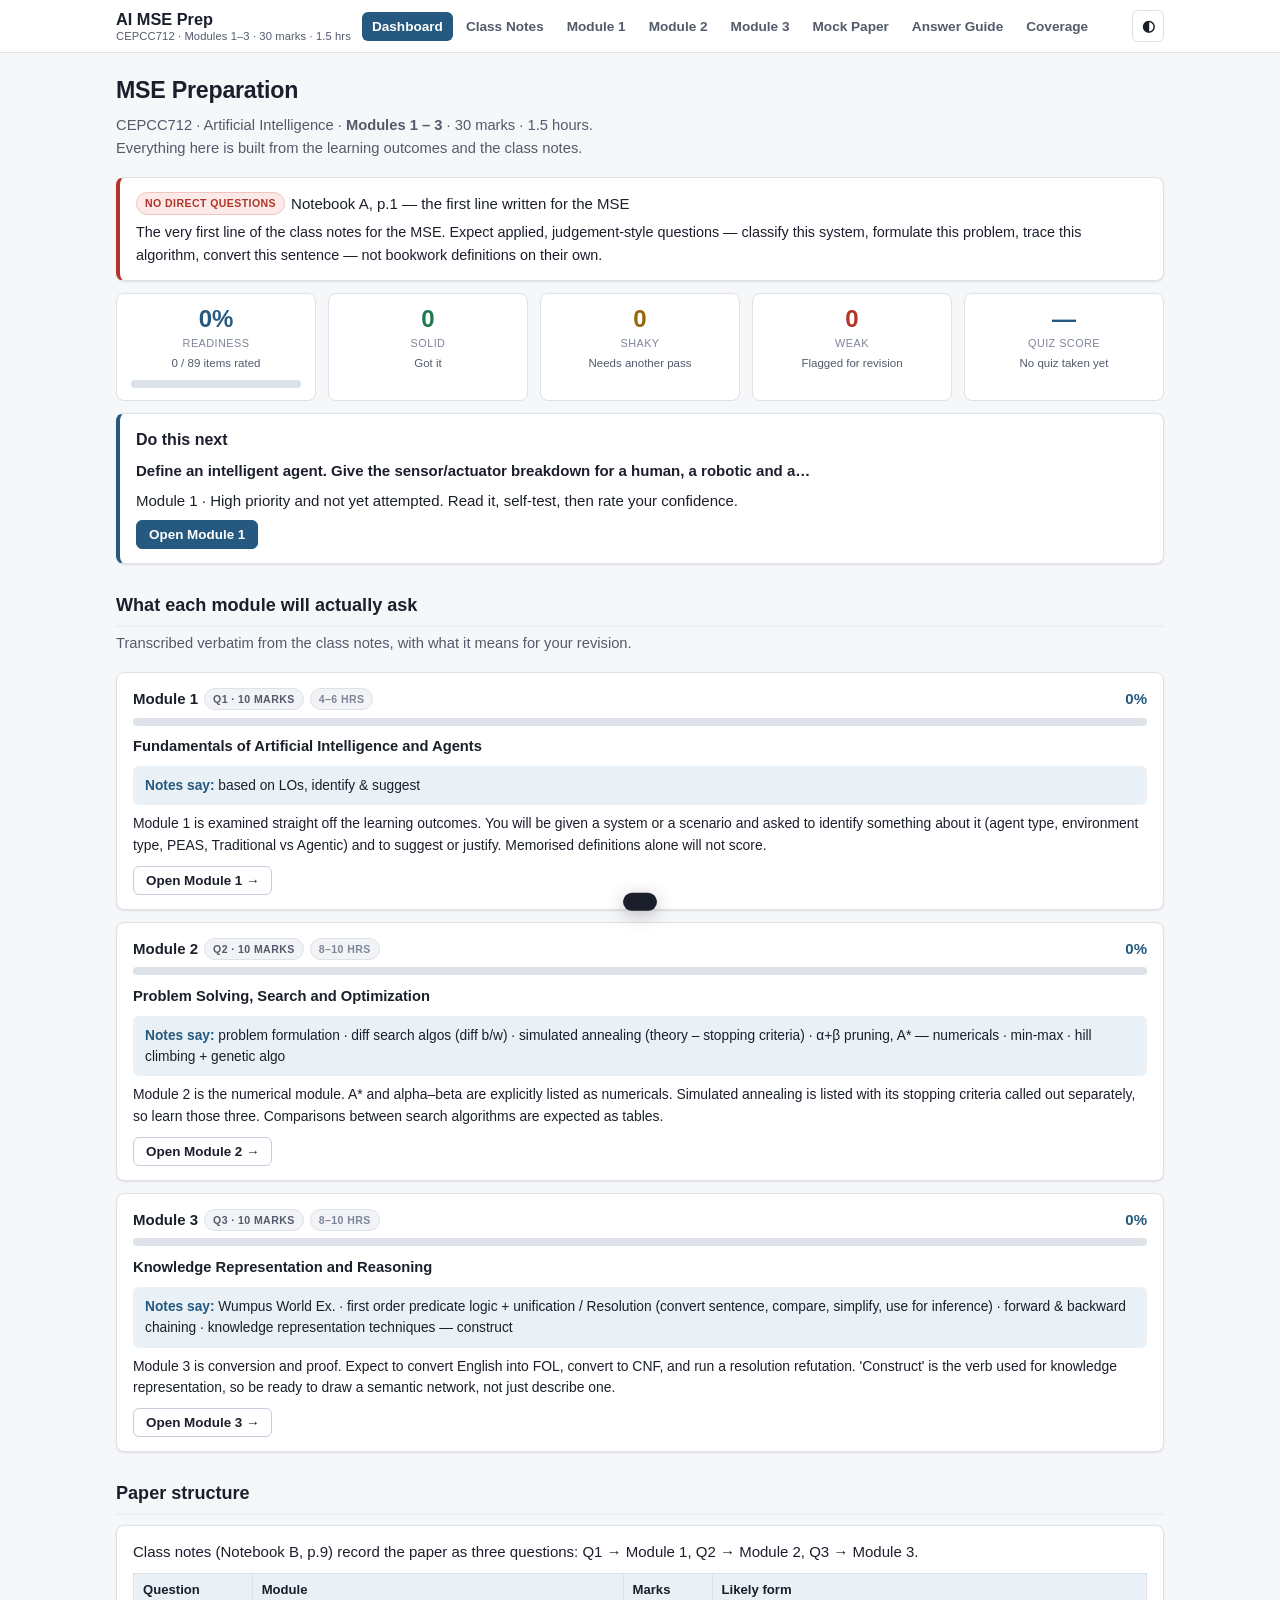
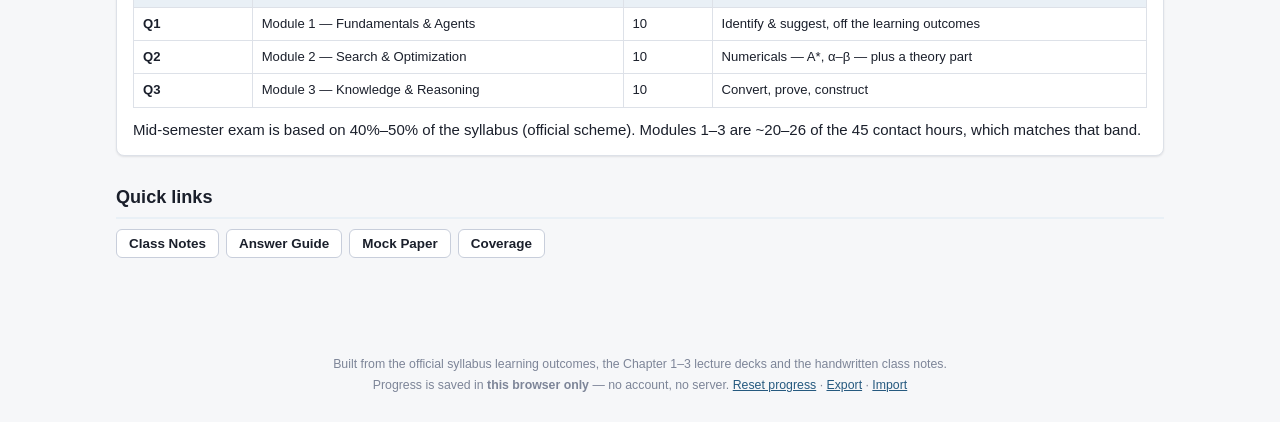
<file: subjects/ai/mse.html>
<!DOCTYPE html>
<html lang="en">
<head>
<meta charset="UTF-8">
<meta name="viewport" content="width=device-width, initial-scale=1.0">
<title>AI MSE Prep — CEPCC712 · Modules 1–3</title>
<meta name="description" content="Mid-Semester Exam preparation for CEPCC712 Artificial Intelligence. Modules 1–3, 30 marks. Built from the learning outcomes and class notes. Progress saved locally.">
<style>
:root{
  --bg:#f6f7f9; --panel:#ffffff; --panel-2:#f1f3f6;
  --ink:#1a1f2b; --ink-soft:#525a6b; --ink-mute:#7d8598;
  --border:#dde1e8; --border-2:#c8cedb;
  --accent:#25597f; --accent-soft:#e9f0f6; --accent-dark:#17415f; --accent-line:#b9cfe0;
  --good:#1c7a4d; --good-soft:#e4f3ea; --good-line:#b3ddc4;
  --bad:#b03528; --bad-soft:#fbeae8; --bad-line:#f0c4bd;
  --warn:#96650a; --warn-soft:#fdf2dd; --warn-line:#ecd5a4;
  --shadow:0 1px 2px rgba(16,20,28,.06), 0 1px 3px rgba(16,20,28,.04);
  --radius:8px;
  --mono:ui-monospace,SFMono-Regular,"SF Mono",Menlo,Consolas,monospace;
}
@media (prefers-color-scheme: dark){
 :root:not([data-theme="light"]){
  --bg:#12151b; --panel:#1a1e26; --panel-2:#222732;
  --ink:#e6e9ef; --ink-soft:#aab2c0; --ink-mute:#828b9c;
  --border:#2a303c; --border-2:#3a4252;
  --accent:#7fb3d8; --accent-soft:#1a2a38; --accent-dark:#9cc6e6; --accent-line:#31506a;
  --good:#5cc98d; --good-soft:#12291d; --good-line:#224c33;
  --bad:#eb8a7d; --bad-soft:#2a1512; --bad-line:#57231c;
  --warn:#e0af57; --warn-soft:#291f0d; --warn-line:#54401a;
  --shadow:0 1px 3px rgba(0,0,0,.45);
 }
}
:root[data-theme="dark"]{
  --bg:#12151b; --panel:#1a1e26; --panel-2:#222732;
  --ink:#e6e9ef; --ink-soft:#aab2c0; --ink-mute:#828b9c;
  --border:#2a303c; --border-2:#3a4252;
  --accent:#7fb3d8; --accent-soft:#1a2a38; --accent-dark:#9cc6e6; --accent-line:#31506a;
  --good:#5cc98d; --good-soft:#12291d; --good-line:#224c33;
  --bad:#eb8a7d; --bad-soft:#2a1512; --bad-line:#57231c;
  --warn:#e0af57; --warn-soft:#291f0d; --warn-line:#54401a;
  --shadow:0 1px 3px rgba(0,0,0,.45);
}
*{box-sizing:border-box}
html{-webkit-text-size-adjust:100%}
body{margin:0;background:var(--bg);color:var(--ink);line-height:1.55;
 font-family:-apple-system,BlinkMacSystemFont,"Segoe UI",Roboto,Arial,sans-serif;font-size:15px}
a{color:var(--accent)}
img,svg{max-width:100%}
:focus-visible{outline:2.5px solid var(--accent);outline-offset:2px;border-radius:4px}
[hidden]{display:none!important}
.sr{position:absolute;width:1px;height:1px;overflow:hidden;clip:rect(0,0,0,0);white-space:nowrap}
/* ---------- topbar ---------- */
header.topbar{background:var(--panel);border-bottom:1px solid var(--border);position:sticky;top:0;z-index:50}
.topbar-inner{max-width:1080px;margin:0 auto;padding:9px 16px;display:flex;align-items:center;gap:11px;flex-wrap:wrap}
.brand{font-weight:700;font-size:1.02rem;white-space:nowrap;line-height:1.25}
.brand small{display:block;font-weight:400;color:var(--ink-soft);font-size:.7rem;letter-spacing:.01em}
nav.maintabs{display:flex;gap:3px;flex-wrap:wrap;flex:1}
nav.maintabs button{background:none;border:1px solid transparent;color:var(--ink-soft);
 padding:6px 9px;border-radius:6px;cursor:pointer;font-size:.85rem;font-weight:600;font-family:inherit;white-space:nowrap}
nav.maintabs button:hover{background:var(--accent-soft);color:var(--ink)}
nav.maintabs button.active{background:var(--accent);color:#fff}
:root[data-theme="dark"] nav.maintabs button.active{color:#101820}
@media (prefers-color-scheme:dark){:root:not([data-theme="light"]) nav.maintabs button.active{color:#101820}}
.icon-btn{width:32px;height:32px;padding:0;display:inline-flex;align-items:center;justify-content:center;
 border:1px solid var(--border);border-radius:6px;background:var(--panel);color:var(--ink);cursor:pointer;font-size:.95rem}
main{max-width:1080px;margin:0 auto;padding:18px 16px 70px}
.view{display:none} .view.active{display:block}
/* ---------- typography ---------- */
h1{font-size:1.45rem;margin:.1rem 0 .3rem;letter-spacing:-.01em}
h2{font-size:1.13rem;margin:1.7rem 0 .6rem;border-bottom:2px solid var(--accent-soft);padding-bottom:6px}
h3{font-size:1rem;margin:1.1rem 0 .4rem}
h4{font-size:.8rem;margin:1rem 0 .35rem;text-transform:uppercase;letter-spacing:.05em;color:var(--ink-mute)}
p{margin:.5rem 0}
.lead{color:var(--ink-soft);font-size:.92rem;margin:.3rem 0 1.1rem;max-width:66ch}
code{font-family:var(--mono);font-size:.86em;background:var(--panel-2);padding:.08em .34em;border-radius:4px;border:1px solid var(--border)}
/* ---------- cards & layout ---------- */
.card{background:var(--panel);border:1px solid var(--border);border-radius:var(--radius);
 padding:14px 16px;margin-bottom:12px;box-shadow:var(--shadow)}
.grid{display:grid;gap:12px}
.grid.stats{grid-template-columns:repeat(auto-fit,minmax(140px,1fr))}
.grid.two{grid-template-columns:repeat(auto-fit,minmax(280px,1fr))}
.stat{background:var(--panel);border:1px solid var(--border);border-radius:var(--radius);padding:12px 14px;text-align:center}
.stat .num{font-size:1.5rem;font-weight:800;color:var(--accent);font-variant-numeric:tabular-nums;line-height:1.1}
.stat .label{font-size:.68rem;color:var(--ink-mute);text-transform:uppercase;letter-spacing:.04em;margin-top:3px}
.stat .sub{font-size:.72rem;color:var(--ink-soft);margin-top:3px}
.progressbar{background:var(--border);border-radius:20px;height:8px;overflow:hidden;margin-top:7px}
.progressbar>div{background:var(--accent);height:100%;transition:width .3s}
.progressbar.good>div{background:var(--good)}
.progressbar.bad>div{background:var(--bad)}
/* ---------- subtabs ---------- */
.subtabs{display:flex;gap:2px;flex-wrap:wrap;margin:12px 0 16px;border-bottom:1px solid var(--border)}
.subtabs button{background:none;border:none;border-bottom:3px solid transparent;color:var(--ink-soft);
 padding:8px 13px;cursor:pointer;font-size:.87rem;font-weight:600;font-family:inherit}
.subtabs button:hover{color:var(--ink)}
.subtabs button.active{color:var(--accent);border-bottom-color:var(--accent)}
.subview{display:none} .subview.active{display:block}
/* ---------- buttons ---------- */
button,.btn{font-family:inherit;font-size:.84rem;padding:6px 12px;border-radius:6px;
 border:1px solid var(--border-2);background:var(--panel);color:var(--ink);cursor:pointer;font-weight:600}
button:hover{background:var(--panel-2)}
button.primary{background:var(--accent);border-color:var(--accent);color:#fff}
button.primary:hover{background:var(--accent-dark);border-color:var(--accent-dark)}
:root[data-theme="dark"] button.primary{color:#101820}
@media (prefers-color-scheme:dark){:root:not([data-theme="light"]) button.primary{color:#101820}}
button.small{padding:3px 9px;font-size:.76rem}
button.ghost{background:none;border-color:transparent}
button.ghost:hover{border-color:var(--border);background:var(--panel-2)}
button:disabled{opacity:.42;cursor:default}
button.sel-good{background:var(--good-soft);border-color:var(--good);color:var(--good)}
button.sel-warn{background:var(--warn-soft);border-color:var(--warn);color:var(--warn)}
button.sel-bad{background:var(--bad-soft);border-color:var(--bad);color:var(--bad)}
.btn-row{display:flex;gap:7px;flex-wrap:wrap;align-items:center}
/* ---------- pills ---------- */
.pill{display:inline-block;font-size:.66rem;font-weight:800;padding:2px 8px;border-radius:20px;
 text-transform:uppercase;letter-spacing:.04em;white-space:nowrap;border:1px solid transparent}
.pill.high{background:var(--bad-soft);color:var(--bad);border-color:var(--bad-line)}
.pill.medium{background:var(--warn-soft);color:var(--warn);border-color:var(--warn-line)}
.pill.low{background:var(--panel-2);color:var(--ink-mute);border-color:var(--border)}
.pill.lo{background:var(--accent-soft);color:var(--accent);border-color:var(--accent-line)}
.pill.marks{background:var(--panel-2);color:var(--ink-soft);border-color:var(--border)}
.pill.num{background:var(--good-soft);color:var(--good);border-color:var(--good-line)}
.pill.easy{background:var(--good-soft);color:var(--good);border-color:var(--good-line)}
.pill.basic{background:var(--good-soft);color:var(--good);border-color:var(--good-line)}
.pill.moderate{background:var(--warn-soft);color:var(--warn);border-color:var(--warn-line)}
.pill.difficult{background:var(--bad-soft);color:var(--bad);border-color:var(--bad-line)}
.pill.examlevel{background:var(--accent-soft);color:var(--accent);border-color:var(--accent-line)}
.pill.notes{background:var(--accent-soft);color:var(--accent);border-color:var(--accent-line)}
.pill.done{background:var(--good-soft);color:var(--good);border-color:var(--good-line)}
.badge-row{display:flex;gap:6px;flex-wrap:wrap;align-items:center}
/* ---------- Q&A cards ---------- */
.qa{background:var(--panel);border:1px solid var(--border);border-radius:var(--radius);
 padding:13px 15px;margin-bottom:11px;box-shadow:var(--shadow)}
.qa .meta{display:flex;gap:6px;align-items:center;margin-bottom:7px;flex-wrap:wrap}
.qa .q{font-weight:700;font-size:.95rem;line-height:1.5}
.qa .a{display:none;padding-top:10px;border-top:1px dashed var(--border);margin-top:10px;font-size:.9rem}
.qa .a.show{display:block}
.qa .a p:first-child{margin-top:0}
.reveal-row{display:flex;gap:7px;flex-wrap:wrap;margin-top:9px;align-items:center}
.conf-label{font-size:.72rem;color:var(--ink-mute);font-weight:700;text-transform:uppercase;letter-spacing:.04em}
.box{border-radius:6px;padding:9px 12px;margin-top:9px;font-size:.87rem;line-height:1.55}
.box b{font-weight:800}
.box.exam{background:var(--accent-soft);border-left:3px solid var(--accent)}
.box.exam b{color:var(--accent)}
.box.mistake{background:var(--bad-soft);border-left:3px solid var(--bad)}
.box.mistake b{color:var(--bad)}
.box.diagram{background:var(--warn-soft);border-left:3px solid var(--warn)}
.box.diagram b{color:var(--warn)}
.box.und{background:var(--panel-2);border-left:3px solid var(--border-2)}
.box p:last-child{margin-bottom:0}
.box ul,.box ol{margin:.4rem 0;padding-left:1.2rem}
/* ---------- toolbar / filters ---------- */
.toolbar{display:flex;gap:8px;flex-wrap:wrap;margin-bottom:14px;align-items:center;
 background:var(--panel);border:1px solid var(--border);border-radius:var(--radius);padding:9px 12px}
.toolbar select,.toolbar input[type=text],.toolbar input[type=search]{
 padding:5px 8px;border-radius:6px;border:1px solid var(--border-2);background:var(--panel);
 color:var(--ink);font-size:.84rem;font-family:inherit;max-width:100%}
.toolbar label{font-size:.78rem;font-weight:700;color:var(--ink-soft)}
.count{margin-left:auto;font-size:.78rem;color:var(--ink-mute);font-variant-numeric:tabular-nums}
/* ---------- LO blocks ---------- */
.lo{border:1px solid var(--border);border-radius:var(--radius);background:var(--panel);
 padding:12px 14px;margin-bottom:10px;box-shadow:var(--shadow)}
.lo.strong{border-left:4px solid var(--good)}
.lo.mid{border-left:4px solid var(--warn)}
.lo.weakb{border-left:4px solid var(--bad)}
.lo.none{border-left:4px solid var(--border-2)}
.lo-h{display:flex;gap:7px;align-items:center;flex-wrap:wrap;margin-bottom:6px}
.lo-text{font-size:.92rem;font-weight:600;line-height:1.5;margin:0 0 8px}
.lo-meter{display:flex;gap:8px;align-items:center;font-size:.75rem;color:var(--ink-soft)}
.lo-meter .progressbar{flex:1;margin:0}
.lo-links{display:flex;gap:5px;flex-wrap:wrap;margin-top:9px}
.chip{display:inline-block;font-size:.76rem;font-weight:600;padding:3px 9px;border-radius:20px;
 border:1px solid var(--border-2);background:var(--panel);color:var(--ink-soft);cursor:pointer;font-family:inherit;
 max-width:100%;overflow:hidden;text-overflow:ellipsis;white-space:nowrap}
.chip:hover{background:var(--accent-soft);color:var(--accent);border-color:var(--accent-line)}
/* ---------- formulas / notes styling ---------- */
.formula{background:var(--panel);border:1px solid var(--border);border-left:4px solid var(--accent);
 border-radius:4px;padding:10px 14px;margin:10px 0;font-family:var(--mono);font-size:.84rem;
 line-height:1.6;white-space:pre-wrap;overflow-x:auto}
.flow{background:var(--accent-soft);border-radius:6px;padding:10px 14px;margin:10px 0;
 font-family:var(--mono);font-size:.77rem;line-height:1.5;white-space:pre;overflow-x:auto}
.note-note{background:var(--accent-soft);border-radius:6px;padding:9px 12px;margin:10px 0;font-size:.86rem}
.note-note b{color:var(--accent)}
.note-warn{background:var(--bad-soft);border-left:3px solid var(--bad);border-radius:4px;
 padding:9px 12px;margin:10px 0;font-size:.86rem}
.note-warn b{color:var(--bad)}
.note-tip{background:var(--good-soft);border-left:3px solid var(--good);border-radius:4px;
 padding:9px 12px;margin:10px 0;font-size:.86rem}
.note-tip b{color:var(--good)}
.hi{background:var(--warn-soft);padding:0 3px;border-radius:3px;font-weight:600}
.scroll{overflow-x:auto;margin:10px 0;-webkit-overflow-scrolling:touch}
table.t{border-collapse:collapse;font-size:.82rem;margin:0;min-width:100%}
table.t th,table.t td{border:1px solid var(--border);padding:6px 9px;text-align:left;vertical-align:top}
table.t th{background:var(--accent-soft);font-weight:700;white-space:nowrap}
table.t td code{white-space:nowrap}
ul.list,ol.list{margin:.5rem 0;padding-left:1.35rem;font-size:.9rem}
ul.list li,ol.list li{margin-bottom:.32rem}
/* ---------- notes view ---------- */
.nb{background:var(--panel);border:1px solid var(--border);border-radius:var(--radius);
 padding:14px 16px;margin-bottom:12px;box-shadow:var(--shadow)}
.nb-h{display:flex;justify-content:space-between;align-items:baseline;gap:10px;flex-wrap:wrap;
 border-bottom:1px solid var(--border);padding-bottom:7px;margin-bottom:10px}
.nb-h h3{margin:0;font-size:1.02rem;color:var(--accent)}
.nb-page{font-size:.68rem;color:var(--accent);font-weight:700;white-space:nowrap;
 background:var(--accent-soft);padding:3px 9px;border-radius:20px;border:1px solid var(--accent-line)}
/* ---------- numericals ---------- */
.step{background:var(--accent-soft);border-radius:6px;padding:10px 13px;margin:9px 0;font-size:.88rem}
.step b{color:var(--accent)}
ol.steps{counter-reset:s;list-style:none;padding:0;margin:10px 0}
ol.steps li{counter-increment:s;position:relative;padding:8px 0 8px 34px;border-bottom:1px dashed var(--border);font-size:.88rem}
ol.steps li:last-child{border-bottom:none}
ol.steps li::before{content:counter(s);position:absolute;left:0;top:8px;width:24px;height:24px;border-radius:50%;
 background:var(--accent-soft);color:var(--accent);font:800 .72rem/24px var(--mono);text-align:center;border:1px solid var(--accent-line)}
.answer{background:var(--good-soft);border:1px solid var(--good-line);color:var(--good);
 border-radius:6px;padding:9px 13px;margin:10px 0;font-weight:700;font-size:.89rem}
.practice{border:1px solid var(--border);border-radius:6px;padding:11px 13px;margin-bottom:9px;background:var(--panel)}
.practice .ph{display:flex;justify-content:space-between;align-items:flex-start;gap:9px;flex-wrap:wrap;margin-bottom:6px}
.practice .pq{font-size:.89rem;flex:1;min-width:200px}
.solution{display:none;background:var(--accent-soft);border-radius:6px;padding:10px 13px;margin-top:9px;font-size:.87rem;line-height:1.6}
.solution.show{display:block}
/* ---------- quiz ---------- */
.quiz-q{margin-bottom:16px;padding-bottom:16px;border-bottom:1px solid var(--border)}
.quiz-q:last-child{border-bottom:none}
.quiz-opt{display:block;width:100%;text-align:left;margin:5px 0;padding:8px 11px;font-weight:500;line-height:1.45}
.quiz-opt .mk{font-family:var(--mono);font-weight:800;margin-right:7px;font-size:.8rem}
.quiz-opt.correct{background:var(--good-soft);border-color:var(--good);color:var(--good);font-weight:700}
.quiz-opt.incorrect{background:var(--bad-soft);border-color:var(--bad);color:var(--bad)}
.quiz-fb{margin-top:9px;font-size:.86rem;padding:9px 12px;border-radius:6px;line-height:1.55}
.quiz-fb.correct{background:var(--good-soft);border-left:3px solid var(--good)}
.quiz-fb.incorrect{background:var(--bad-soft);border-left:3px solid var(--bad)}
/* ---------- coverage table ---------- */
table.cov{width:100%;border-collapse:collapse;font-size:.82rem}
table.cov th,table.cov td{border:1px solid var(--border);padding:6px 9px;text-align:left;vertical-align:top}
table.cov th{background:var(--accent-soft);font-weight:700}
.ok{color:var(--good);font-weight:800}
.no{color:var(--bad);font-weight:800}
/* ---------- graphs & trees ---------- */
.gwrap{background:var(--panel);border:1px solid var(--border);border-radius:var(--radius);
 padding:12px;margin:10px 0;overflow-x:auto}
.gwrap svg{display:block;margin:0 auto;max-width:100%;height:auto;min-width:340px}
.gcap{font-size:.76rem;color:var(--ink-mute);text-align:center;margin-top:8px;
 padding-top:7px;border-top:1px solid var(--border)}
.ge{stroke:var(--border-2);stroke-width:1.8}
.ge.hi{stroke:var(--accent);stroke-width:3.4}
.ge.dim{stroke:var(--border);stroke-width:1.4;opacity:.45}
.gw{fill:var(--panel);stroke:var(--border);stroke-width:1}
.gwt{fill:var(--ink);font:700 11px var(--mono);text-anchor:middle;dominant-baseline:middle}
.gn{fill:var(--panel-2);stroke:var(--border-2);stroke-width:1.8}
.gn.start{fill:var(--accent-soft);stroke:var(--accent);stroke-width:2.4}
.gn.goal{fill:var(--good-soft);stroke:var(--good);stroke-width:2.4}
.gn.on{fill:var(--accent-soft);stroke:var(--accent);stroke-width:2.6}
.gn.off{opacity:.4}
.gnt{fill:var(--ink);font:700 14px var(--sans);text-anchor:middle;dominant-baseline:middle}
.gh{fill:var(--warn);font:700 11px var(--mono);text-anchor:middle;dominant-baseline:middle}
.gg{fill:var(--accent);font:700 10.5px var(--mono);text-anchor:middle;dominant-baseline:middle}
.tn{fill:var(--panel-2);stroke:var(--border-2);stroke-width:1.8}
.tn.pruned{opacity:.28}
.tl{fill:var(--panel);stroke:var(--border-2);stroke-width:1.6}
.tl.pruned{opacity:.28}
.tlt{fill:var(--ink);font:700 12px var(--mono);text-anchor:middle;dominant-baseline:middle}
.tvt{fill:var(--accent);font:800 12px var(--mono);text-anchor:middle;dominant-baseline:middle}
.te{stroke:var(--border-2);stroke-width:1.8}
.te.pruned{stroke:var(--bad);stroke-width:1.8;stroke-dasharray:5 4}
.trole{fill:var(--ink-mute);font:700 10px var(--mono);text-anchor:start;dominant-baseline:middle}
/* ---------- misc ---------- */
.empty{text-align:center;padding:28px 16px;color:var(--ink-mute);font-size:.88rem;
 border:1px dashed var(--border-2);border-radius:var(--radius);background:var(--panel)}
.toast{position:fixed;bottom:18px;left:50%;transform:translateX(-50%) translateY(160%);
 background:var(--ink);color:var(--bg);padding:9px 17px;border-radius:20px;font-size:.85rem;font-weight:600;
 box-shadow:0 4px 18px rgba(0,0,0,.25);z-index:300;transition:transform .28s;max-width:92vw;text-align:center}
.toast.show{transform:translateX(-50%) translateY(0)}
hr.sep{border:none;border-top:1px solid var(--border);margin:16px 0}
footer{text-align:center;color:var(--ink-mute);font-size:.77rem;padding:26px 16px;line-height:1.7}
.timer{font-variant-numeric:tabular-nums;font-weight:800;color:var(--accent);font-size:1.15rem}
details{border:1px solid var(--border);border-radius:6px;margin:9px 0;background:var(--panel);overflow:hidden}
details>summary{cursor:pointer;padding:8px 12px;font-weight:650;font-size:.87rem;list-style:none;
 background:var(--panel-2);display:flex;align-items:center;gap:7px}
details>summary::-webkit-details-marker{display:none}
details>summary::before{content:"▸";font-size:.75rem;color:var(--ink-mute);transition:transform .15s}
details[open]>summary::before{transform:rotate(90deg)}
.dbody{padding:11px 13px;border-top:1px solid var(--border)}
.dbody>*:first-child{margin-top:0} .dbody>*:last-child{margin-bottom:0}
@media (prefers-reduced-motion:reduce){*{transition:none!important}}
@media(max-width:680px){
 .brand{font-size:.92rem}
 h1{font-size:1.2rem}
 nav.maintabs button{padding:5px 9px;font-size:.8rem}
 main{padding:14px 12px 60px}
 .count{margin-left:0}
 .toolbar{flex-direction:column;align-items:stretch}
}
@media print{
 header.topbar,.subtabs,.reveal-row,.toolbar,button{display:none!important}
 .qa .a{display:block!important}
 .view{display:block!important}
}
</style>
</head>
<body>

<header class="topbar">
  <div class="topbar-inner">
    <div class="brand">AI MSE Prep<small>CEPCC712 · Modules 1–3 · 30 marks · 1.5 hrs</small></div>
    <nav class="maintabs" id="mainNav">
      <button data-view="dashboard" class="active">Dashboard</button>
      <button data-view="notes">Class Notes</button>
      <button data-view="m1">Module 1</button>
      <button data-view="m2">Module 2</button>
      <button data-view="m3">Module 3</button>
      <button data-view="mock">Mock Paper</button>
      <button data-view="guide">Answer Guide</button>
      <button data-view="coverage">Coverage</button>
    </nav>
    <button class="icon-btn" id="themeBtn" title="Switch theme" aria-label="Switch colour theme">◐</button>
  </div>
</header>

<main id="app"></main>

<footer>
  Built from the official syllabus learning outcomes, the Chapter 1–3 lecture decks and the handwritten class notes.<br>
  Progress is saved in <strong>this browser only</strong> — no account, no server. <a href="#" id="resetLink">Reset progress</a> · <a href="#" id="exportLink">Export</a> · <a href="#" id="importLink">Import</a>
  <input type="file" id="importFile" accept="application/json,.json" hidden>
</footer>

<div class="toast" id="toast" role="status" aria-live="polite"></div>

<script>
"use strict";
/* =====================================================================
   AI MSE PREP — CEPCC712, Modules 1–3
   ---------------------------------------------------------------------
   Scope confirmed by the class notes (Notebook A, p.1): the MSE covers
   Modules 1–3 only, and the paper is structured Q1→Module 1,
   Q2→Module 2, Q3→Module 3 (Notebook B, p.9 margin note).
   All content is drawn from the uploaded material. No progress is
   hard-coded — a fresh browser always starts at 0%.
   ===================================================================== */

const EXAM = {
  code:"CEPCC712", title:"Artificial Intelligence",
  marks:30, duration:"1.5 hours", scope:"Modules 1 – 3",
  weight:"Mid-semester exam is based on 40%–50% of the syllabus (official scheme). Modules 1–3 are ~20–26 of the 45 contact hours, which matches that band.",
  structure:"Class notes (Notebook B, p.9) record the paper as three questions: Q1 → Module 1, Q2 → Module 2, Q3 → Module 3.",
  headline:"NO DIRECT QUESTIONS",
  headlineNote:"The very first line of the class notes for the MSE. Expect applied, judgement-style questions — classify this system, formulate this problem, trace this algorithm, convert this sentence — not bookwork definitions on their own."
};

/* Per-module guidance transcribed verbatim from Notebook A, page 1. */
const MSE_GUIDANCE = {
  m1:{ raw:"based on LOs, identify & suggest",
       reading:"Module 1 is examined straight off the learning outcomes. You will be given a system or a scenario and asked to identify something about it (agent type, environment type, PEAS, Traditional vs Agentic) and to suggest or justify. Memorised definitions alone will not score." },
  m2:{ raw:"problem formulation · diff search algos (diff b/w) · simulated annealing (theory – stopping criteria) · α+β pruning, A* — numericals · min-max · hill climbing + genetic algo",
       reading:"Module 2 is the numerical module. A* and alpha–beta are explicitly listed as numericals. Simulated annealing is listed with its stopping criteria called out separately, so learn those three. Comparisons between search algorithms are expected as tables." },
  m3:{ raw:"Wumpus World Ex. · first order predicate logic + unification / Resolution (convert sentence, compare, simplify, use for inference) · forward & backward chaining · knowledge representation techniques — construct",
       reading:"Module 3 is conversion and proof. Expect to convert English into FOL, convert to CNF, and run a resolution refutation. 'Construct' is the verb used for knowledge representation, so be ready to draw a semantic network, not just describe one." }
};

const MODULES = [
 {id:"m1", num:1, title:"Fundamentals of Artificial Intelligence and Agents", hours:"4–6",
  contents:"Introduction, History of AI, Foundations of AI, Components of AI, Categorization of Intelligent systems, Rationality, Agent environments, Types of Agents, Introduction to agentic AI, Agentic AI vs Traditional AI, Applications of AI in Modern Society"},
 {id:"m2", num:2, title:"Problem Solving, Search and Optimization", hours:"8–10",
  contents:"Problem Solving Agent, Formulating Problems, Example Problems, State-space Representation; Uninformed Search: BFS, DFS, IDS; Informed Search: Heuristic functions, Best-First, Greedy, A*; Local Search and Optimization: Hill Climbing, Simulated Annealing, Genetic Algorithms; Adversarial Search: Minimax, Alpha-Beta Pruning"},
 {id:"m3", num:3, title:"Knowledge Representation and Reasoning", hours:"8–10",
  contents:"Knowledge based agent, Knowledge Representation, Predicate Logic, Propositional Logic, Unification, Resolution, Forward and Backward Chaining, Semantic Networks, Ontologies, Knowledge Graphs, Semantic Web Concepts"}
];

/* Learning outcomes — verbatim from the syllabus, with the syllabus's own
   action verb, its Performance Indicator, and the exam form it implies.  */
const LOS = [
{id:"LO 1.1", m:"m1", verb:"Apply", pi:"1.3.1",
 text:"Apply the categorization of intelligent systems to distinguish different types of AI-based solutions.",
 form:"You are given AI systems and must place them in a category, or explain the four approaches and say which one modern AI follows."},
{id:"LO 1.2", m:"m1", verb:"Apply", pi:"1.4.1",
 text:"Apply foundational concepts of intelligent systems — including rationality, agent behavior, and environment types.",
 form:"Define a rational agent, give agent terminology, or write a PEAS specification for a given system."},
{id:"LO 1.3", m:"m1", verb:"Classify", pi:"2.2.4",
 text:"Classify agents as reactive, model-based, goal-based, utility-based, and learning agents.",
 form:"Given systems such as Google Maps, Uber, ChatGPT, Tesla FSD, a chess AI or a Roomba, name the agent type and justify."},
{id:"LO 1.4", m:"m1", verb:"Apply / Analyze", pi:"1.4.1, 6.1.1",
 text:"Apply AI application frameworks to identify and analyze use-cases in healthcare, education, governance, finance, and agriculture.",
 form:"For a domain, give the application, a benefit, a limitation and an ethical concern."},
{id:"LO 1.5", m:"m1", verb:"Compare", pi:"2.2.4, 11.2.2, 11.3.1",
 text:"Compare Traditional AI and Agentic AI on autonomy, memory, tool usage, and goal orientation.",
 form:"A comparison table on those four named axes, or classify given tasks as needing Traditional or Agentic AI."},
{id:"LO 1.6", m:"m1", verb:"Identify", pi:"2.1.2",
 text:"Identify types of agent environments.",
 form:"Classify a given system across all six property pairs, with justification for at least two."},

{id:"LO 2.1", m:"m2", verb:"Evaluate & Formulate", pi:"2.1.1",
 text:"Evaluate & Formulate problems.",
 form:"Take a word problem and produce initial state, actions, transition model, goal test and path cost — or a full state-space representation."},
{id:"LO 2.2", m:"m2", verb:"Compare", pi:"2.2.4",
 text:"Compare Uninformed Search strategies (BFS, DFS, IDS) to navigate problem spaces.",
 form:"A comparison table on completeness, optimality, time and space complexity."},
{id:"LO 2.3", m:"m2", verb:"Apply", pi:"1.4.1",
 text:"Apply heuristic-based Informed Search methods such as Greedy and A* to optimize solution paths.",
 form:"A numerical: run A* on a given graph, show OPEN and CLOSED at each step, report the path and cost."},
{id:"LO 2.4", m:"m2", verb:"Apply analytical reasoning", pi:"1.3.1",
 text:"Apply analytical reasoning to Local Search and Optimization techniques including Hill Climbing, Simulated Annealing, and Genetic Algorithms.",
 form:"Draw and label the hill-climbing landscape, name its problems and variants; state simulated annealing's acceptance rule and stopping criteria; explain the GA operators."},
{id:"LO 2.5", m:"m2", verb:"Apply", pi:"1.3.1",
 text:"Apply adversarial search using Minimax and Alpha-Beta Pruning for strategic decision-making.",
 form:"A numerical: compute minimax values on a game tree and mark what alpha–beta prunes."},

{id:"LO 3.1", m:"m3", verb:"Apply", pi:"1.3.1",
 text:"Apply propositional and predicate logic to represent knowledge.",
 form:"Convert given English sentences into propositional or first-order predicate logic; represent the Wumpus world in propositional logic."},
{id:"LO 3.2", m:"m3", verb:"Apply", pi:"1.4.1",
 text:"Apply unification and resolution for automated reasoning.",
 form:"Convert facts to CNF, negate the goal, and draw a resolution graph with substitutions shown."},
{id:"LO 3.3", m:"m3", verb:"Use", pi:"1.4.1",
 text:"Use forward and backward chaining for knowledge inference.",
 form:"Derive a goal from a rule base in both directions, showing the substitution and new fact at each step."},
{id:"LO 3.4", m:"m3", verb:"Construct", pi:"1.4.1",
 text:"Construct knowledge models using semantic networks, ontologies, and knowledge graphs.",
 form:"Draw a semantic network for a given domain — the verb is Construct, so a drawing is expected, not a description."},
{id:"LO 3.5", m:"m3", verb:"Apply", pi:"1.4.1, 2.2.3",
 text:"Apply Semantic Web concepts to enhance intelligent information retrieval.",
 form:"Explain the RDF triple and the stack, and why graph traversal beats keyword matching."},
{id:"LO 3.6", m:"m3", verb:"Compare", pi:"2.2.4",
 text:"Compare Forward and Backward reasoning.",
 form:"A comparison table: starting point, direction, type, question answered, when to use."}
];

/* =====================================================================
   THEORY Q&A — every card is tagged with the LO it answers.
   Fields: q, a, understand, examAnswer, mistakes, diagram, marks,
           priority, lo, src (where it comes from in the material)
   ===================================================================== */
const THEORY = {m1:[], m2:[], m3:[]};

/* --------------------------- MODULE 1 ------------------------------ */
THEORY.m1 = [
{id:"m1t1", lo:"LO 1.2", marks:2, priority:"high", src:"Chpt 1 slide 64; Notebook A p.3",
 q:"Define an intelligent agent. Give the sensor/actuator breakdown for a human, a robotic and a software agent.",
 a:`<p><b>An agent is anything that can be viewed as perceiving its environment through sensors and acting upon that environment through actuators.</b></p>
<div class="scroll"><table class="t"><thead><tr><th>Agent</th><th>Sensors</th><th>Effectors / Actuators</th></tr></thead><tbody>
<tr><td>Human agent</td><td>Ear, nose, eyes, tongue, skin</td><td>Hands, legs, mouth</td></tr>
<tr><td>Robotic agent</td><td>Cameras, infrared range finders</td><td>Various motors and actuators</td></tr>
<tr><td>Software agent</td><td colspan="2">Encodes bit strings as its programs and actions</td></tr>
</tbody></table></div>`,
 understand:"Sensors are in, actuators are out. For a software agent both are just data — for a spam filter the sensor is the incoming email and the actuator is the move-to-spam action. Students routinely swap these for software agents.",
 examAnswer:"The one-sentence definition verbatim, then the three-row table. For 2 marks the definition plus one example row is enough.",
 mistakes:"Do not write 'an agent is a program'. The definition is about perceiving and acting, which is what lets it cover humans and robots too."},

{id:"m1t2", lo:"LO 1.2", marks:5, priority:"high", src:"Chpt 1 slides 65–66, 71, 75–76",
 q:"Explain agent terminology and the structure of an agent.",
 a:`<h4>Terminology</h4>
<ul class="list">
<li><b>Performance measure</b> — the criteria determining the success of an agent.</li>
<li><b>Behaviour / action</b> — the action performed after a specified sequence of percepts.</li>
<li><b>Percept</b> — the agent's perceptual inputs at a specified instant.</li>
<li><b>Percept sequence</b> — the history of everything the agent has perceived to date.</li>
<li><b>Agent function</b> — a map from the percept sequence to an action.</li>
</ul>
<div class="formula">a = F(p)          F : P → A

Generally an action may depend on ALL percepts observed:
a&#8342; = F(p&#8320; p&#8321; p&#8322; … p&#8342;)     F : P* → A</div>
<h4>Structure</h4>
<div class="formula">Agent = Architecture + Agent Program</div>
<ul class="list">
<li><b>Architecture</b> — the machinery that the agent executes on.</li>
<li><b>Agent program</b> — an implementation of the agent function.</li>
</ul>
<p>The <b>agent function is an abstract mathematical description</b>; the <b>agent program is the concrete implementation</b> running on the architecture.</p>`,
 understand:"The star in P* means 'sequences of percepts' — that is exactly what gives an agent memory. The function is the infinite lookup table 'for this history, do this'; the program is the finite code that computes it. You could never store the table, so you write the program.",
 examAnswer:"Definition of agent → the five terminology bullets → both forms of the agent function → Agent = Architecture + Agent Program with one line each → close with the function-vs-program distinction. That last line is what separates 4/5 from 5/5.",
 mistakes:"Writing 'Agent = sensors + actuators'. The examinable formula is Agent = Architecture + Agent Program. Also, do not drop the star: with memory it is F : P* → A, not F : P → A."},

{id:"m1t3", lo:"LO 1.2", marks:2, priority:"high", src:"Chpt 1 slide 77; Notebook A",
 q:"Define a rational agent. What four things does rationality depend on?",
 a:`<p><b>For each possible percept sequence, a rational agent should select an action that is expected to maximise its performance measure, given the evidence provided by the percept sequence and whatever built-in knowledge the agent has.</b></p>
<p>What is rational at any given time depends on four things:</p>
<ol class="list">
<li>The <b>performance measure</b> that defines the criterion of success.</li>
<li>The agent's <b>prior knowledge</b> of the environment.</li>
<li>The <b>actions</b> the agent can perform.</li>
<li>The agent's <b>percept sequence</b> to date.</li>
</ol>`,
 understand:"Rational is not the same as omniscient or perfect. A rational agent maximises EXPECTED performance on the evidence it has. A safe driver hit by an engine block falling off an overpass was still rational — the outcome was bad, the decision was not. Rationality is about the decision process, not the outcome.",
 examAnswer:"The definition verbatim, then the four dependencies as a numbered list. For 5 marks add the rationality-vs-omniscience line.",
 mistakes:"Dropping the word 'expected' from the definition — that single word carries the mark. And do not say a rational agent 'always gives the correct answer'."},

{id:"m1t4", lo:"LO 1.2", marks:5, priority:"high", src:"Chpt 1 slides 72–74; CIA-01 Section D",
 q:"Write the PEAS description for an automated taxi driver and for a vacuum cleaner.",
 a:`<ul class="list">
<li><b>P — Performance Measure:</b> the unit used to define the success of an agent.</li>
<li><b>E — Environment:</b> the surrounding of an agent at every instant.</li>
<li><b>A — Actuators:</b> the part of the agent that delivers the output of an action to the environment.</li>
<li><b>S — Sensors:</b> the receptive parts of an agent which take in the input.</li>
</ul>
<div class="scroll"><table class="t"><thead><tr><th>PEAS</th><th>Automated Taxi Driver</th><th>Vacuum Cleaner</th></tr></thead><tbody>
<tr><td><b>Performance</b></td><td>Safety, time, legal drive, comfort</td><td>Cleanness, efficiency (distance travelled to clean), battery life, security</td></tr>
<tr><td><b>Environment</b></td><td>Roads, other cars, pedestrians, road signs</td><td>Room, table, wood floor, carpet, different obstacles</td></tr>
<tr><td><b>Actuators</b></td><td>Steering, accelerator, brake, signal, horn</td><td>Wheels, different brushes, vacuum extractor</td></tr>
<tr><td><b>Sensors</b></td><td>Camera, sonar, GPS, speedometer, odometer, accelerometer, engine sensors, keyboard</td><td>Camera, dirt detection sensor, cliff sensor, bump sensors, infrared wall sensors</td></tr>
</tbody></table></div>`,
 understand:"Performance comes first because it defines what 'good' means — every later design choice is judged against it. If you cannot state the performance measure you cannot say whether the agent is rational.",
 examAnswer:"Expand the acronym with a one-line definition each, then draw the four-row table. The table alone earns most of the marks — draw it even if you are short on time.",
 mistakes:"A vague performance measure like 'works well'. It must be measurable: safety, time, cleanliness. Also do not reduce Environment to 'the road' — include the other agents and objects in it.",
 diagram:"Worth drawing: a central AGENT box with four labelled boxes around it — P (top left), E (top right), A (bottom left), S (bottom right), arrows from S into the agent and from the agent out to A."},

{id:"m1t5", lo:"LO 1.3", marks:10, priority:"high", src:"Chpt 1 slides 84–95; Notebook A p.3; CIA-01 Section C",
 q:"Classify agents as simple reflex, model-based, goal-based, utility-based and learning agents. Explain each with a diagram and a real example.",
 a:`<h4>1. Simple reflex agent</h4>
<p>The simplest kind. Selects an action based on the <b>current percept, ignoring the rest of the percept history</b>. The percept-to-action mapping is a set of <b>condition–action rules</b>: <code>if {set of percepts} then {set of actions}</code>. e.g. if it is raining then put up umbrella. <b>Example: spam email filter.</b></p>
<p><b>Limitations:</b> intelligence is very limited; works only in a fully observable environment; holds no knowledge of non-perceptual parts of the state; the static rule base is usually too big to generate and store; any change to the environment requires the rules to be updated.</p>
<h4>2. Model-based agent</h4>
<p>Works in a <b>partially observable</b> environment and tracks the situation. Two factors: a <b>Model</b> — knowledge about how things happen in the world; and an <b>Internal State</b> — a representation of the current state based on percept history. Updating the state needs to know how the world evolves and how the agent's action affects the world. <b>Example: Roomba</b> — remembers cleaned area, obstacles, battery level.</p>
<h4>3. Goal-based agent</h4>
<p>Knowledge of the current state is not always enough — the agent needs a <b>goal</b> describing desirable situations. Extends the model-based agent with goal information and chooses actions that achieve the goal. Considering long sequences of possible actions is called <b>searching and planning</b>, which makes the agent proactive. <b>Example: Google Maps</b> — goal: reach the airport.</p>
<h4>4. Utility-based agent</h4>
<p>Like goal-based, but adds a <b>utility measurement</b> — a measure of success at a given state. Acts not only on goals but on the <b>best way</b> to achieve the goal, which matters when there are multiple alternatives. The <b>utility function maps each state to a real number</b>. <b>Example: Uber</b> — chooses fastest / cheapest / safest / least traffic.</p>
<h4>5. Learning agent</h4>
<p>Learns from past experience; starts with basic knowledge and adapts automatically. <b>Four conceptual components:</b></p>
<ul class="list">
<li><b>Learning element</b> — makes improvements by learning from the environment.</li>
<li><b>Critic</b> — gives the learning element feedback on how well the agent is doing against a fixed performance standard.</li>
<li><b>Performance element</b> — selects external actions.</li>
<li><b>Problem generator</b> — suggests actions leading to new and informative experiences.</li>
</ul>
<p><b>Examples: ChatGPT, Netflix, Spotify, YouTube, Tesla FSD.</b></p>`,
 understand:"They form a ladder, each adding exactly one capability: Reflex (current percept) → +memory = Model-based → +goal = Goal-based → +preference between ways of reaching the goal = Utility-based → +improvement over time = Learning. To classify any system, ask two questions: does it remember? and does it compare alternatives?",
 examAnswer:"All five in order. For each: one-line definition, what it adds over the previous type, a labelled block diagram, one real example. The learning agent's four components are almost always asked — name all four. Close with the ladder sentence.",
 mistakes:"Naming only three components of a learning agent (there are four). Saying a goal-based agent picks the BEST action — it picks one that ACHIEVES the goal; picking the best among several is what makes it utility-based. Claiming a simple reflex agent works in a partially observable environment — it explicitly does not.",
 diagram:"Draw at least the simple reflex agent (Notebook A p.3 has it): a big Agent box, Sensors at top receiving from an Environment strip on the right, arrow down to 'What the world is like now', arrow down to 'What action should I do now?', a rounded 'Condition-action rules' box feeding in from the left, then Actuators at the bottom feeding back to the Environment."},

{id:"m1t6", lo:"LO 1.6", marks:10, priority:"high", src:"Chpt 1 slides 78–83; CIA-01 Section E",
 q:"Identify the types of agent environments. Classify the given task environments across all six properties.",
 a:`<h4>The six property pairs</h4>
<ol class="list">
<li><b>Fully vs Partially observable</b> — fully observable if the sensors detect <i>all aspects relevant to the choice of action</i>. Partial observability comes from noisy, inaccurate or missing sensors. Chess is fully observable; driving is not (what is round the next bend).</li>
<li><b>Deterministic vs Stochastic</b> — deterministic if the next state is completely predictable from the current state and the action. <b>Strategic</b> = deterministic except for the actions of other agents. Tic-Tac-Toe is deterministic; a robot on Mars is stochastic.</li>
<li><b>Episodic vs Sequential</b> — episodic if experience divides into atomic episodes and the choice in each depends only on that episode. Mail sorting is episodic; chess is sequential. Most environments are sequential.</li>
<li><b>Static vs Dynamic</b> — dynamic if the environment can change over time. <b>Other agents make an environment dynamic.</b> Mowing a lawn is static; playing football is dynamic.</li>
<li><b>Discrete vs Continuous</b> — discrete if time moves in fixed steps (chess); continuous if signals arrive constantly and actions change continually (driving).</li>
<li><b>Single vs Multi-agent</b> — multi-agent when other agents are present; may be competitive or co-operative. Human users count as another agent.</li>
</ol>
<div class="scroll"><table class="t"><thead><tr><th>Task environment</th><th>Fully obs.?</th><th>Determ.?</th><th>Episodic?</th><th>Static?</th><th>Discrete?</th><th>Single agent?</th></tr></thead><tbody>
<tr><td>Solitaire</td><td>No</td><td>Yes</td><td>Yes</td><td>Yes</td><td>Yes</td><td>Yes</td></tr>
<tr><td>Backgammon</td><td>Yes</td><td>No</td><td>No</td><td>Yes</td><td>Yes</td><td>No</td></tr>
<tr><td>Taxi driving</td><td>No</td><td>No</td><td>No</td><td>No</td><td>No</td><td>No</td></tr>
<tr><td>Internet shopping</td><td>No</td><td>No</td><td>No</td><td>No</td><td>Yes</td><td>No</td></tr>
<tr><td>Medical diagnosis</td><td>No</td><td>No</td><td>No</td><td>No</td><td>No</td><td>Yes</td></tr>
<tr><td>Crossword puzzle</td><td>Yes</td><td>Yes</td><td>Yes</td><td>Yes</td><td>Yes</td><td>Yes</td></tr>
<tr><td>English tutor</td><td>No</td><td>No</td><td>No</td><td>No</td><td>Yes</td><td>No</td></tr>
<tr><td>Image analysis</td><td>Yes</td><td>Yes</td><td>Yes</td><td>No</td><td>No</td><td>Yes</td></tr>
</tbody></table></div>`,
 understand:"The properties are not independent. Other agents make an environment dynamic AND multi-agent, and usually stochastic and partially observable too — which is why taxi driving is No on every single column, and crossword puzzle is Yes on every column. Learn those two rows as anchors and you can reason out the rest.",
 examAnswer:"All six pairs with a one-line definition and one example each, then the classification table for 3–4 task environments. If the question names specific systems (chess, Google Maps, self-driving car, robot vacuum, smart traffic), build the table for those instead.",
 mistakes:"Calling an environment partially observable just because it is large — it is about whether sensors capture what is RELEVANT TO THE ACTION CHOICE. Marking taxi driving as discrete (both time and the steering values are continuous). Classifying medical diagnosis as multi-agent — the slide table lists it as single agent."},

{id:"m1t7", lo:"LO 1.1", marks:5, priority:"high", src:"Chpt 1 slides 46–52; Notebook A p.2",
 q:"Apply the categorization of intelligent systems: explain the four approaches to AI and say which one modern AI follows.",
 a:`<div class="scroll"><table class="t"><thead><tr><th></th><th>Humanly</th><th>Rationally</th></tr></thead><tbody>
<tr><td><b>Thinking</b></td><td>Systems that <b>think like humans</b> — cognitive modelling</td><td>Systems that <b>think rationally</b> — laws of thought</td></tr>
<tr><td><b>Acting</b></td><td>Systems that <b>act like humans</b> — the Turing Test approach</td><td>Systems that <b>act rationally</b> — the rational agent</td></tr>
</tbody></table></div>
<p><b>1. Acting humanly — the Turing Test.</b> A human interrogator cannot tell whether the responses come from a human or an AI, via teletype. To pass it needs <b>natural language processing, knowledge representation, automated reasoning and machine learning</b>; the total test adds <b>computer vision</b> (to perceive objects) and <b>robotics</b> (to move objects).</p>
<p><b>2. Thinking humanly — cognitive modelling.</b> Humans as observed from the inside. How do we know how humans think? Introspection vs psychological experiments. This is Cognitive Science.</p>
<p><b>3. Thinking rationally — laws of thought.</b> Rationality defined through logic. Two problems: humans are not always rational, and logic cannot express everything (e.g. uncertainty). The logical approach is often computationally infeasible and needs guidance.</p>
<p><b>4. Acting rationally — the rational agent.</b> Doing the right thing: that which is expected to <b>maximise goal achievement given the available information</b>. Giving answers to questions is itself acting. Logic is only part of a rational agent, not all of rationality.</p>
<p><b>Modern AI, and this whole course, adopts approach 4.</b> Everything in Module 2 (search, heuristics, optimisation) and Module 3 (knowledge, reasoning) is machinery for an agent that acts rationally.</p>`,
 understand:"Memory hook: T-C-L-R — Turing, Cognitive, Laws of thought, Rational agent. Two axes, thinking vs acting and humanly vs rationally, giving a 2×2 grid.",
 examAnswer:"Draw the 2×2 table first, then one short paragraph per approach, then the closing line that modern AI adopts 'acting rationally'. That closing line is the 'distinguish' half of the learning outcome.",
 mistakes:"Describing only the Turing Test and stopping — the question asks for all four. Saying the Turing Test needs consciousness (it only needs indistinguishable behaviour). Confusing 'thinking rationally' (logic) with 'acting rationally' (maximising performance)."},

{id:"m1t8", lo:"LO 1.5", marks:5, priority:"high", src:"Chpt 1 slides 96–102; CIA-01 Section F",
 q:"Compare Traditional AI and Agentic AI on autonomy, memory, tool usage and goal orientation.",
 a:`<div class="scroll"><table class="t"><thead><tr><th>Axis</th><th>Traditional AI</th><th>Agentic AI</th></tr></thead><tbody>
<tr><td><b>Goal orientation</b></td><td>Answers questions · single response</td><td>Completes goals · multi-step workflow</td></tr>
<tr><td><b>Autonomy</b></td><td>Reactive · requires continuous user input</td><td>Proactive · acts autonomously within permissions</td></tr>
<tr><td><b>Memory</b></td><td>Limited memory</td><td>Maintains context</td></tr>
<tr><td><b>Tool usage</b></td><td>Limited tool usage · no planning</td><td>Uses APIs, browsers, databases · plans tasks</td></tr>
</tbody></table></div>
<p><b>The worked contrast from the lecture.</b> Prompt: <i>"Plan my Goa trip."</i><br>
<b>Traditional (ChatGPT):</b> returns an itinerary.<br>
<b>Agentic AI:</b> finds flights → compares hotels → checks weather → books the hotel (with approval) → adds the itinerary to the calendar → sends a confirmation email.</p>
<p>In the lecture's phrase: <b>Agentic AI doesn't just answer — it acts.</b></p>`,
 understand:"Test any system with one question: does it finish the job, or does it hand you instructions? A system that only produces text is traditional; one that calls tools and changes the world is agentic. Note the qualifier 'within permissions' — the slides do not claim agents act without any approval.",
 examAnswer:"The four axes named in the learning outcome ARE your answer skeleton — autonomy, memory, tool usage, goal orientation. Build the table on exactly those rows, then close with the Goa-trip contrast.",
 mistakes:"Saying agentic AI is 'just a bigger model'. The distinguishing feature is autonomous multi-step action with tools, not model size or speed. Writing the comparison as prose instead of a table wastes time."},

{id:"m1t9", lo:"LO 1.3", marks:5, priority:"high", src:"Chpt 1 slide 113 class activity",
 q:"Identify the agent type for each and justify: Google Maps, Uber, ChatGPT, Tesla FSD, a chess AI, a robot vacuum.",
 a:`<div class="scroll"><table class="t"><thead><tr><th>System</th><th>Agent type</th><th>Justification</th></tr></thead><tbody>
<tr><td>Robot vacuum (Roomba)</td><td><b>Model-based</b></td><td>Maintains an internal state — remembers cleaned area, obstacles, battery level — so it works in a partially observable room.</td></tr>
<tr><td>Google Maps</td><td><b>Goal-based</b></td><td>Given the goal 'reach the airport' it searches and plans a sequence of actions to achieve it.</td></tr>
<tr><td>Uber</td><td><b>Utility-based</b></td><td>Multiple routes and drivers all reach the goal; it uses a utility measure to choose fastest / cheapest / safest / least traffic.</td></tr>
<tr><td>Chess AI</td><td><b>Goal-based / utility-based</b></td><td>Goal is checkmate; it uses an evaluation (utility) function over states to choose between many legal moves.</td></tr>
<tr><td>ChatGPT</td><td><b>Learning</b></td><td>Improves continuously from data; the lecture lists it under learning agents.</td></tr>
<tr><td>Tesla FSD</td><td><b>Learning</b></td><td>Also listed under learning agents — continuously improves driving behaviour from fleet data.</td></tr>
</tbody></table></div>`,
 understand:"The justification is worth more than the label. Always name the capability that forces the classification: memory forces model-based, an explicit goal forces goal-based, a choice between several goal-reaching options forces utility-based, improvement over time forces learning.",
 examAnswer:"A three-column table: System | Agent type | Justification. One line of justification each. Never give the label without the reason.",
 mistakes:"Labelling everything modern as a 'learning agent'. Use the ladder test — Google Maps plans but does not learn from you, so it is goal-based, not learning."},

{id:"m1t10", lo:"LO 1.4", marks:10, priority:"medium", src:"Chpt 1 slides 11–21, 60; CIA-01 Section G",
 q:"Apply an AI application framework to analyse AI use-cases across healthcare, education, governance, finance and agriculture — with a benefit, a limitation and an ethical concern for each.",
 a:`<div class="scroll"><table class="t"><thead><tr><th>Domain</th><th>Application</th><th>Benefit</th><th>Limitation / ethical concern</th></tr></thead><tbody>
<tr><td>Healthcare</td><td>Diagnosis support, patient monitoring</td><td>Faster, earlier detection</td><td>Privacy of health data; accountability when the model is wrong</td></tr>
<tr><td>Finance</td><td>UPI fraud detection, algorithmic trading</td><td>Real-time fraud catching</td><td>Algorithmic errors; opaque black-box decisions</td></tr>
<tr><td>Education</td><td>Personalised learning platforms</td><td>Adapts to each learner</td><td>Student data privacy</td></tr>
<tr><td>Agriculture</td><td>Precision agriculture</td><td>Higher productivity</td><td>Data ownership and privacy for farmers</td></tr>
<tr><td>Governance</td><td>Smart cities, traffic management</td><td>Less congestion and emissions</td><td>Surveillance and privacy</td></tr>
</tbody></table></div>
<h4>Risks and dangers of AI (lecture list)</h4>
<p>Bias and discrimination · lack of transparency (black-box models) · accountability and ethical dilemmas · job displacement · widening economic inequality · privacy violations and data misuse · misinformation and deepfakes · weaponization of AI · cybersecurity threats · over-reliance on AI · loss of human autonomy · environmental impact (energy usage) · unintended consequences of poor design · surveillance ethics · manipulation and social engineering · concentration of power · existential risks · AI malfunction · regulatory gaps · cultural and psychological impacts.</p>
<h4>AI challenges</h4>
<p>Automation bias · hallucinations · explainability · ethical concerns · accountability · human oversight.</p>`,
 understand:"Use a benefit / limitation / ethical concern triple for every domain — that is exactly the structure CIA-01 Section G asked for, so it is the structure the examiner has in mind. Group the risks into technical / societal / governance rather than listing twenty flat bullets.",
 examAnswer:"Four or five domains as a table with the triple. Then a short grouped risks section. Close with mitigation: human oversight, explainability, responsible-AI practice, regulation (the EU AI Act, 2023, named in the lecture as the world's first legal framework for AI).",
 mistakes:"Listing applications without the limitation or ethical concern — the outcome says 'identify AND analyze'. Quoting market statistics with no point attached to them."},

{id:"m1t11", lo:"LO 1.2", marks:5, priority:"medium", src:"Chpt 1 slides 67–70",
 q:"Describe the vacuum-cleaner world and tabulate its agent function.",
 a:`<p>Two locations, squares <b>A</b> and <b>B</b>. The agent perceives which square it is in and whether there is dirt there. It can move left, move right, suck dirt, or do nothing.</p>
<ul class="list">
<li><b>Percepts:</b> location and status, e.g. <code>[A, Dirty]</code></li>
<li><b>Actions:</b> Left, Right, Suck, NoOp</li>
<li><b>Performance measure:</b> all the rooms are well cleaned</li>
<li><b>Agent function:</b> mapping of percept sequence to an action</li>
</ul>
<p>Simplest agent function: <i>if the current square is dirty then suck; otherwise move to the other square.</i></p>
<div class="scroll"><table class="t"><thead><tr><th>Percept sequence</th><th>Action</th></tr></thead><tbody>
<tr><td>[A, Clean]</td><td>Right</td></tr><tr><td>[A, Dirty]</td><td>Suck</td></tr>
<tr><td>[B, Clean]</td><td>Left</td></tr><tr><td>[B, Dirty]</td><td>Suck</td></tr>
<tr><td>[A, Dirty], [A, Clean]</td><td>Right</td></tr><tr><td>[A, Clean], [B, Dirty]</td><td>Suck</td></tr>
<tr><td>[B, Dirty], [B, Clean]</td><td>Left</td></tr><tr><td>[B, Clean], [A, Dirty]</td><td>Suck</td></tr>
<tr><td>[A, Clean], [B, Clean]</td><td>NoOp</td></tr><tr><td>[B, Clean], [A, Clean]</td><td>NoOp</td></tr>
</tbody></table></div>`,
 understand:"Look at the last two rows. Only once the agent has seen that BOTH squares are clean can it justify doing nothing. A pure reflex agent seeing only [A, Clean] cannot output NoOp — it has no way to know about B. That single observation is the whole argument for why memory (a model-based agent) is needed.",
 examAnswer:"Environment description, then percepts / actions / performance measure, then the rule, then 6–10 rows of the table. Add the NoOp observation as your closing insight.",
 mistakes:"Writing the percept as just the location — it is the pair [location, status]. Forgetting NoOp as a legal action. Tabulating single percepts when the question says percept SEQUENCES."},

{id:"m1t12", lo:"LO 1.1", marks:5, priority:"medium", src:"Chpt 1 slides 8, 22–31; Notebook A p.2",
 q:"Classify each as AI or NOT AI and justify: calculator, ChatGPT, Google Maps, washing machine, Tesla, Alexa, chess engine, Spotify.",
 a:`<div class="scroll"><table class="t"><thead><tr><th>System</th><th>AI?</th><th>Justification</th></tr></thead><tbody>
<tr><td>Calculator</td><td class="no">NOT AI</td><td>Executes a fixed deterministic procedure. No perception, no learning, no choice between actions.</td></tr>
<tr><td>Washing machine</td><td class="no">NOT AI</td><td>Follows a preset program on a timer. (A modern load-sensing machine that adapts would be a borderline reflex agent — say so if you claim it.)</td></tr>
<tr><td>ChatGPT</td><td class="ok">AI</td><td>Perceives text input, reasons over it, generates language. Listed as a learning agent.</td></tr>
<tr><td>Google Maps</td><td class="ok">AI</td><td>Perceives traffic state, searches for an optimal route to a goal — a goal-based agent.</td></tr>
<tr><td>Tesla</td><td class="ok">AI</td><td>Perception through cameras and sensors, decision-making, actuation; improves from data.</td></tr>
<tr><td>Alexa</td><td class="ok">AI</td><td>Speech recognition and natural language understanding, then acts on the request.</td></tr>
<tr><td>Chess engine</td><td class="ok">AI</td><td>Adversarial search over a game tree to select a move — exactly Module 2 material.</td></tr>
<tr><td>Spotify</td><td class="ok">AI</td><td>Learns preferences from listening behaviour and recommends — a learning agent.</td></tr>
</tbody></table></div>
<p><b>The test to state in your answer:</b> AI systems <b>perceive → reason → decide → act</b>. Something that follows a fixed procedure with no perception and no choice is automation, not AI.</p>`,
 understand:"The examiner is testing whether you have a criterion, not whether you agree with a particular verdict. State the perceive-reason-decide-act test first, then apply it consistently — a defensible 'borderline' answer with a reason scores better than a confident unsupported one.",
 examAnswer:"State the criterion in one line, then a three-column table. Justification is where the marks are.",
 mistakes:"Calling anything electronic or automatic 'AI'. A washing machine timer is automation. Equally, do not dismiss simple systems: a thermostat is a legitimate (simple reflex) agent."},

{id:"m1t13", lo:"LO 1.5", marks:5, priority:"medium", src:"Chpt 1 slide 114 class activity",
 q:"Identify whether each task requires Traditional AI or Agentic AI, and justify: book a flight, generate a report, research a topic, plan a vacation, monitor stock prices.",
 a:`<div class="scroll"><table class="t"><thead><tr><th>Task</th><th>Which</th><th>Justification</th></tr></thead><tbody>
<tr><td>Book a flight</td><td><b>Agentic</b></td><td>Requires tool use (search, payment gateway) and an action that changes the world — a booking is made, not described.</td></tr>
<tr><td>Generate a report</td><td><b>Traditional</b></td><td>A single generative response from given material; no external action needed.</td></tr>
<tr><td>Research a topic</td><td><b>Agentic</b></td><td>Multi-step: search, retrieve, read, synthesise across sources, with memory of what has already been found.</td></tr>
<tr><td>Plan a vacation</td><td><b>Agentic</b></td><td>The lecture's own example — flights, hotels, weather, booking, calendar, confirmation email.</td></tr>
<tr><td>Monitor stock prices</td><td><b>Agentic</b></td><td>Continuous perception over time plus autonomous triggering of alerts or trades — not a single response.</td></tr>
</tbody></table></div>`,
 understand:"The dividing line is whether the task needs a multi-step workflow with tools and memory, or one response. 'Generate a report' is traditional only if the material is already supplied — if it must gather the material first, it becomes agentic. Say that nuance in your answer.",
 examAnswer:"Three-column table. For each, name which of the four axes (autonomy / memory / tool use / goal orientation) forces the classification.",
 mistakes:"Justifying by task difficulty. A hard single-response task is still traditional; an easy multi-step tool-using task is still agentic."}
];

/* --------------------------- MODULE 2 ------------------------------ */
THEORY.m2 = [
{id:"m2t1", lo:"LO 2.1", marks:5, priority:"high", src:"Chpt 2 slides; Notebook A p.4",
 q:"Explain problem formulation. What are the components of a well-defined problem?",
 a:`<p><b>Problem solving</b> is the way in which an agent finds a sequence of actions that achieves its goals, when no single action will do.</p>
<div class="formula">Formulate  →  Search  →  Execute</div>
<h4>Structure of a problem-solving agent (Notebook A, p.4)</h4>
<ol class="list"><li>Goal state</li><li>Action</li><li>Goal formulation</li><li>Problem formulation</li></ol>
<div class="note-note"><b>Why formulate?</b> The class notes answer this in three words: <b>for searching</b>. A search algorithm cannot run until the problem has been reduced to states, actions, an initial state and a goal test.</div>
<h4>Components of a well-defined problem</h4>
<ul class="list">
<li><b>Initial state</b> — where the agent starts.</li>
<li><b>Actions / operators</b> — what can be done in each state.</li>
<li><b>Transition model</b> — the state resulting from doing an action.</li>
<li><b>Goal test</b> — whether a state is a goal. <b>There can be multiple goal states.</b></li>
<li><b>Path cost</b> — a numeric cost for each path.</li>
</ul>
<p><b>State-space representation</b> = the initial state plus every state reachable from it by any sequence of actions.</p>`,
 understand:"All of Module 2 is: turn a messy real problem into a graph, then run a graph algorithm on it. Problem formulation is the 'turn it into a graph' step — and it is where marks are lost, because students jump straight to drawing the search tree.",
 examAnswer:"Definition → the three phases → the five components as a labelled list → instantiate all five for one concrete example (water jug or 8-puzzle). Even if the rest of the question goes wrong, the formulation earns marks on its own.",
 mistakes:"Giving a goal STATE but no goal TEST — with multiple goal states you must state the test. Skipping path cost, which is what makes 'optimal' meaningful later. Confusing goal formulation (choosing the goal) with problem formulation (choosing states and actions)."},

{id:"m2t2", lo:"LO 2.2", marks:10, priority:"high", src:"Chpt 2 uninformed slides 20, 52–54; Notebook A p.5–6",
 q:"Compare the uninformed search strategies BFS, DFS and IDS on completeness, optimality, time and space complexity.",
 a:`<div class="note-note"><b>Uninformed (blind) search</b> has no information except the problem statement itself. <b>Informed search</b> knows where to look for the solution.</div>
<h4>The four evaluation criteria (Notebook A, p.5)</h4>
<ol class="list"><li>Completeness</li><li>Time complexity</li><li>Space complexity</li><li>Optimality</li></ol>
<p><b>b</b> = maximum branching factor of the search tree · <b>d</b> = depth of the goal node (least-cost solution) · <b>m</b> = maximum depth of the tree state space (may be ∞)</p>
<div class="scroll"><table class="t"><thead><tr><th>Criterion</th><th>BFS</th><th>DFS</th><th>DLS</th><th>IDS</th></tr></thead><tbody>
<tr><td><b>Data structure</b></td><td>Queue (FIFO)</td><td>Stack (LIFO)</td><td>Stack + limit ℓ</td><td>Repeated DLS</td></tr>
<tr><td><b>Complete?</b></td><td>Yes (b finite)</td><td>No</td><td>No (if ℓ &lt; d)</td><td><b>Yes</b></td></tr>
<tr><td><b>Optimal?</b></td><td>Yes, if step costs equal</td><td>No</td><td>No</td><td><b>Yes, if step costs equal</b></td></tr>
<tr><td><b>Time</b></td><td>O(b<sup>d</sup>)</td><td>O(b<sup>m</sup>)</td><td>O(b<sup>ℓ</sup>)</td><td>O(b<sup>d</sup>)</td></tr>
<tr><td><b>Space</b></td><td>O(b<sup>d</sup>)</td><td><b>O(bm)</b></td><td>O(bℓ)</td><td><b>O(bd)</b></td></tr>
</tbody></table></div>
<h4>Notes from class</h4>
<ul class="list">
<li><b>BFS</b> — enqueues nodes in FIFO order. The <b>shallowest solution is found first</b>. Will take a long time on solutions with many steps because it must examine all shorter possibilities first.</li>
<li><b>DFS</b> — worst case when m ≫ d. Its advantage is that it <b>occupies less space</b>.</li>
<li><b>Depth-limited search</b> — depth-first search with a depth limit ℓ.</li>
<li><b>IDS</b> — takes from BFS the quality of ensuring the shallowest solution is found, and the tree is searched in DFS manner. All data at every level is discarded after that level is visited. Time expands as d(b) + (d−1)b² + (d−2)b³ + … + (1)b<sup>d</sup>.</li>
</ul>`,
 understand:"IDS re-does work but wins anyway. Re-expanding the shallow levels costs almost nothing because the number of nodes at depth d dominates the whole tree — so IDS gets BFS's guarantees at DFS's memory cost. That is why it is preferred for large state spaces where the solution depth is unknown.",
 examAnswer:"Define uninformed vs informed, give b/d/m, then the comparison table — the table IS the answer. Add one line per algorithm on the data structure, and close with why IDS is preferred when the solution depth is unknown.",
 mistakes:"Writing BFS space as O(bd). It is O(b^d) — EXPONENTIAL. Only IDS has linear O(bd) space. This one is worth double-checking in the exam. Also: BFS is optimal only when step costs are equal."},

{id:"m2t3", lo:"LO 2.3", marks:5, priority:"high", src:"Chpt 2 informed slides 2, 12–15; Notebook B p.1",
 q:"What is a heuristic function? When is it admissible? Illustrate with the 8-puzzle.",
 a:`<p>A <b>heuristic</b> is a rule of thumb or intelligent estimate that guides the search towards the goal quickly. <b>h(n)</b> estimates the remaining cost from node n to the goal.</p>
<ul class="list"><li>Smaller h(n) → the node appears <b>closer</b> to the goal.</li><li>Larger h(n) → the node appears <b>farther</b>.</li></ul>
<div class="formula">Admissible:   h(n) ≤ h*(n)   for every node n

where h*(n) is the TRUE cost to reach the goal from n.</div>
<p>An admissible heuristic <b>never overestimates</b> — it is optimistic. Consequence: f(n) never overestimates the true cost of a solution through n, since g(n) is exact.</p>
<p><b>Example:</b> straight-line distance never overestimates road distance, because the shortest path between two points is a straight line.</p>
<h4>8-puzzle heuristics</h4>
<ul class="list">
<li><b>h₁(n)</b> = number of misplaced tiles → for the standard start state, <b>h₁(S) = 8</b></li>
<li><b>h₂(n)</b> = total Manhattan distance, the sum of the distances of tiles from their goal positions → <b>h₂(S) = 3+1+2+2+2+3+3+2 = 18</b></li>
</ul>
<h4>Relaxed problems</h4>
<p>A problem with fewer restrictions on the actions is a <b>relaxed problem</b>. The cost of an optimal solution to a relaxed problem is an admissible heuristic for the original, because the optimal solution in the original is also a solution in the relaxed problem and must be at least as expensive. Relax so a tile can move anywhere → h₁. Relax so a tile can move to any adjacent square → h₂.</p>`,
 understand:"Admissibility is the safety property that makes A* trustworthy. If h ever OVERestimates, A* can reject the true optimal path because it looks too expensive, and silently returns a worse answer. The relaxed-problem idea is how you INVENT a heuristic instead of guessing: delete a rule, solve what is left, use that cost — since you deleted a constraint the answer can only be smaller, which is exactly admissibility.",
 examAnswer:"Definition of h(n) → the admissibility inequality → why it matters (guarantees A* optimality) → straight-line-distance example → the two 8-puzzle heuristics with their numeric values → relaxed-problem justification for the last mark.",
 mistakes:"Writing h(n) ≥ h*(n) — admissible means never OVERestimates, so h(n) ≤ h*(n). Saying an admissible heuristic makes A* faster: it makes A* OPTIMAL; a more informed (larger but still admissible) heuristic makes it faster. Computing Manhattan distance diagonally — it is |Δrow| + |Δcol|."},

{id:"m2t4", lo:"LO 2.3", marks:5, priority:"high", src:"Chpt 2 informed slides 3–11; Notebook B p.1",
 q:"Explain best-first and greedy best-first search. Why is greedy neither complete nor optimal?",
 a:`<h4>Best-first search</h4>
<p>Use an evaluation function <b>f(n)</b> to select the node for expansion — an estimate of desirability. Expand the most desirable unexpanded node. <b>Implementation:</b> order the nodes in the fringe in decreasing order of desirability.</p>
<h4>Greedy best-first search</h4>
<div class="formula">f(n) = h(n)</div>
<p>Expands the node that <b>appears</b> to be closest to the goal. For the Romania map, h<sub>SLD</sub>(n) is the straight-line distance to Bucharest. Note that h<sub>SLD</sub> <b>cannot be computed from the problem description itself</b> — it takes experience to know it correlates with road distance.</p>
<h4>Properties</h4>
<ul class="list">
<li><b>Complete?</b> No — it can get stuck in loops, e.g. Iasi → Neamt → Iasi → Neamt …</li>
<li><b>Optimal?</b> No — the path through Fagaras is not the shortest.</li>
<li><b>Time:</b> O(b<sup>m</sup>), but a good heuristic gives dramatic improvement.</li>
<li><b>Space:</b> O(b<sup>m</sup>) — keeps all nodes in memory.</li>
</ul>
<div class="note-warn"><b>The one-line reason greedy fails:</b> it ignores g(n) — the cost already paid. A* fixes exactly this.</div>
<h4>The three evaluation functions, side by side</h4>
<div class="formula">Uniform-cost  orders by backward cost:   f(n) = g(n)
Greedy        orders by goal proximity:  f(n) = h(n)
A*            orders by the sum:         f(n) = g(n) + h(n)</div>`,
 understand:"Greedy is 'always walk towards the goal' with no memory of what the journey has cost so far. It is fast and often wrong — exactly like driving towards a destination by always taking the road that points at it, and ending up at a river with no bridge.",
 examAnswer:"Best-first idea → greedy's f(n) = h(n) → the four properties with the Iasi–Neamt loop and Fagaras examples → the closing line that it ignores g(n), which A* corrects. Include the three-way f(n) comparison if there is room.",
 mistakes:"Writing f(n) = g(n) + h(n) for greedy — that is A*. Confusing greedy with uniform-cost search (which orders by g alone)."},

{id:"m2t5", lo:"LO 2.3", marks:5, priority:"high", src:"Chpt 2 informed slide 30; Notebook A p.9",
 q:"Prove that A* returns the optimal solution when the heuristic is admissible.",
 a:`<p><b>Theorem.</b> If the heuristic h(n) is admissible (never overestimates the remaining cost), then A* always finds the optimal path.</p>
<p>Let <b>G</b> = optimal goal with optimal cost <b>C*</b>, and <b>G₂</b> = a suboptimal goal (cost higher than C*).</p>
<div class="formula">Step 1.  G₂ is not optimal, and h = 0 at any goal, so
         f(G₂) = g(G₂) &gt; C*

Step 2.  Let n be a node still in OPEN that lies on the optimal
         path. Because h is admissible,
         f(n) = g(n) + h(n) ≤ C*

Step 3.  Combining,
         f(n) ≤ C* &lt; f(G₂)

Step 4.  A* always expands the node with the smallest f-value.
         Since f(n) &lt; f(G₂), A* expands n BEFORE G₂.</div>
<p><b>Conclusion.</b> By repeatedly expanding such nodes, A* reaches the optimal goal G before it can ever choose the suboptimal goal G₂. Therefore A* always returns the optimal solution if h(n) is admissible. ∎</p>`,
 understand:"Everything hinges on Step 2. If h could overestimate, f(n) might exceed C*, the optimal path's node would be pushed behind G₂ in the queue, and A* would return the worse goal. The lecture's intuition: A* keeps comparing distance already travelled with estimated distance remaining, and as long as some route has a lower estimated total it keeps exploring that route.",
 examAnswer:"State the theorem, define G, C* and G₂, then the three-line inequality chain, then the conclusion. The three lines ARE the proof — do not pad around them.",
 mistakes:"Stating the theorem without the inequality chain. Forgetting to say h(G₂) = 0, which is why f(G₂) = g(G₂)."},

{id:"m2t6", lo:"LO 2.4", marks:10, priority:"high", src:"Chpt 2 informed slides 31–40; Notebook A p.9–10",
 q:"Apply analytical reasoning to hill climbing: draw the landscape, name its problems and explain its four variants.",
 a:`<h4>Local search</h4>
<p>In many optimization problems <b>the path to the goal is irrelevant; the goal state itself is the solution</b>. The state space is a set of complete configurations and we must find one satisfying the constraints — e.g. <b>n-queens</b>. Local search keeps a single current state and tries to improve it.</p>
<h4>Hill climbing</h4>
<p>The lecture's description: <i>"like climbing Everest in thick fog with amnesia."</i> Move continually towards increasing value; stop when no neighbour is better.</p>
<h4>The three problems</h4>
<ol class="list">
<li><b>Local optima</b> — gets stuck where no neighbour is better, even though a higher global optimum exists elsewhere. It may miss the global optimum if it starts near a local one.</li>
<li><b>Plateau</b> — on flat regions where the function has a constant value, all neighbours look the same, so it cannot make progress.</li>
<li><b>Ridges and valleys</b> — sensitive to the initial starting point; starting on a ridge it may follow the ridge without reaching the optimum.</li>
</ol>
<h4>The four variants (Notebook A, p.10)</h4>
<ol class="list">
<li><b>Simple hill climbing</b> — generates <b>one neighbour only</b>, moves as soon as the neighbour's value is uphill, and does not check the rest.</li>
<li><b>Steepest-ascent hill climbing</b> — <b>generates all</b> neighbours, compares their heuristic values, moves to the best.</li>
<li><b>Stochastic hill climbing</b> — generates all, identifies the <b>uphill (better)</b> neighbours and picks one at random; greater improvement means higher probability of selection. It <b>never chooses a worse neighbour</b>.</li>
<li><b>Random-restart hill climbing</b> — runs the algorithm multiple times, each from a <b>different randomly generated initial state</b>; if one run gets stuck it restarts, until the goal is found or the maximum restarts are reached.</li>
</ol>
<h4>8-queens</h4>
<p><b>h = the number of pairs of queens attacking each other</b>, directly or indirectly. The slide state has h = 17; hill climbing reaches a <b>local minimum with h = 1</b> and gets stuck.</p>`,
 understand:"Remember the variants by what each one fixes: simple (fast, weakest) → steepest-ascent (looks at all neighbours) → stochastic (adds randomness to escape) → random-restart (the only one that reliably beats local optima).",
 examAnswer:"The class notes annotate this topic with 'diagram + naming the problems to overcome + the variants' — so that is literally the marking scheme. Draw and LABEL the landscape, name the three problems, then the four variants with one line each, then the 8-queens h example.",
 mistakes:"Saying stochastic hill climbing can accept a worse neighbour — it cannot; only simulated annealing does. Confusing a plateau (flat, neighbours equal) with a local maximum (a peak, neighbours lower). Drawing the landscape without labels — the labels ARE the marks.",
 diagram:"Essential. Draw a wavy curve over a 'state space' x-axis and an 'objective function' y-axis, and label four features: shoulder, local maximum, flat local maximum (plateau) and global maximum. Mark a dot as 'current state'."},

{id:"m2t7", lo:"LO 2.4", marks:10, priority:"high", src:"Chpt 2 informed slides 41–49; Notebook A p.10",
 q:"Explain simulated annealing: the analogy, the acceptance rule, and its stopping criteria.",
 a:`<h4>The physical analogy</h4>
<p>Named after <b>physical annealing in solids</b>. A crystalline solid is heated then allowed to cool <b>very slowly</b> until it reaches its most regular crystal lattice configuration — its minimum lattice energy state — free of defects. If the cooling schedule is slow enough the final configuration has superior structural integrity; fast cooling induces a fragile structure.</p>
<div class="scroll"><table class="t"><thead><tr><th>Thermodynamic simulation</th><th>Optimization</th></tr></thead><tbody>
<tr><td>System states</td><td>Solutions</td></tr><tr><td>Energy</td><td>Cost</td></tr>
<tr><td>Change of state</td><td>Neighbouring solutions</td></tr>
<tr><td>Temperature</td><td>Control parameter T</td></tr>
<tr><td>Frozen state</td><td>Heuristic solution</td></tr>
</tbody></table></div>
<h4>The idea and the acceptance rule</h4>
<p><b>Escape local maxima by allowing some bad moves, but gradually decrease their frequency.</b> At the start bad moves are allowed very frequently; towards the end fewer bad moves are allowed. At every step compute <b>ΔE</b>:</p>
<div class="formula">ΔE &gt; 0  (positive)  →  neighbour is a GOOD move  →  accept unconditionally
ΔE &lt; 0  (negative)  →  neighbour is BAD       →  accept with probability

                        P = e^(ΔE / T)</div>
<p>As T decreases this probability shrinks towards zero, so late in the run the algorithm behaves like plain hill climbing.</p>
<h4>Stopping criteria — the notes call these out separately</h4>
<ol class="list">
<li>A given <b>minimum value of the temperature</b> has been reached.</li>
<li>A certain number of iterations has passed <b>without acceptance of a new solution</b>.</li>
<li>A specified number of <b>total iterations</b> has been executed.</li>
</ol>
<h4>Properties</h4>
<ul class="list">
<li>A <b>global</b> optimization technique; it distinguishes between different local optima.</li>
<li>SA is <b>memoryless</b> — it does not use any information gathered during the search.</li>
<li><b>If T decreases slowly enough, SA finds a global optimum with probability approaching 1.</b></li>
<li>Widely used in VLSI layout, airline scheduling.</li>
</ul>`,
 understand:"In one line: hill climbing never goes downhill so it gets trapped; simulated annealing goes downhill sometimes so it can escape — and it does this less and less as it cools, so it eventually settles.",
 examAnswer:"The MSE list in the class notes says 'simulated annealing (theory — stopping criteria)', so the stopping criteria are all but guaranteed to be asked. Structure: analogy → correspondence table → the ΔE acceptance rule with the formula → the THREE stopping criteria → properties (global, memoryless, probability-1 condition) → applications.",
 mistakes:"Omitting the stopping criteria — the notes flag them specifically. Saying SA always accepts bad moves (it accepts them WITH PROBABILITY e^(ΔE/T)). Calling SA memory-based — the slides say memoryless. Forgetting that T must decrease SLOWLY for the probability-1 guarantee."},

{id:"m2t8", lo:"LO 2.4", marks:10, priority:"high", src:"Chpt 2 informed slides 50–57; Notebook A p.11",
 q:"Explain the genetic algorithm: terminology, operators, roulette-wheel selection and convergence criteria.",
 a:`<p>Developed by <b>John Holland</b>, University of Michigan, in the 1970s. The idea comes from genetics and natural selection — <i>select the best, leave the rest</i>; <i>survival of the fittest</i>. Used to generate high-quality solutions for optimization problems, and is <b>better for large state spaces</b>.</p>
<h4>Terminology</h4>
<ul class="list">
<li><b>Population</b> — the state space.</li>
<li><b>Individual</b> — a possible solution, represented as a string over a finite alphabet (often binary).</li>
<li><b>Fitness function</b> — the evaluation function; higher values for better states. It plays the role of the heuristic function.</li>
<li><b>Selection</b> — choosing individuals for reproduction.</li>
<li><b>Crossover</b> — generating new states by combining two parents.</li>
<li><b>Mutation</b> — generating a new state by mutating a gene.</li>
</ul>
<p>Crossovers and mutations bring <b>diversity</b> into the population.</p>
<h4>The algorithm</h4>
<div class="formula">initialize population;
evaluate population;
while (Termination Criteria Not Satisfied) {
    select parents for reproduction;
    perform crossovers and mutation;
    evaluate population;
}</div>
<h4>Roulette-wheel selection</h4>
<p>Individuals get a probability of being selected <b>directly proportional to their fitness</b> — more area on the wheel means more chance. Two individuals are then chosen randomly on these probabilities and produce offspring.</p>
<div class="formula">Fitness  ∝  Area  ∝  Selection probability</div>
<p><b>8-queens example:</b> fitness = number of <b>non-attacking</b> pairs of queens. With individuals scoring 24, 23, 20 and 11, the selection probabilities are 24/(24+23+20+11) = 31%, 23/78 = 29%, and so on.</p>
<h4>Convergence (stopping) criteria</h4>
<ul class="list"><li>Manual checking</li><li>The solution found does not satisfy the objective function</li><li>Reached the set number of iterations</li><li>Budget limit reached (time or space)</li></ul>`,
 understand:"The three operators do three different jobs and confusing them costs marks. Selection decides WHO reproduces — it applies the pressure towards fitness. Crossover combines two parents — it EXPLOITS good building blocks already found. Mutation changes one gene at random — it EXPLORES, preventing premature convergence. GAs are local search with a population instead of a single current state, which is why they cope with large state spaces.",
 examAnswer:"Origin → terminology → pseudocode → the three operators and what each contributes → roulette wheel with the 8-queens percentages worked out → the four convergence criteria.",
 mistakes:"Saying the fitness function is minimised — higher fitness is better here. Swapping crossover (two parents) and mutation (one gene). Describing roulette selection as 'pick the two best' — it is probabilistic, so a weak individual can still be selected, which is what preserves diversity."},

{id:"m2t9", lo:"LO 2.5", marks:10, priority:"high", src:"Chpt 2 informed slides 58–64; Notebook A p.11 (marked '10 marks')",
 q:"Explain adversarial search and the minimax algorithm.",
 a:`<div class="note-note"><b>The class notes write “★ 10 marks” directly beside adversarial search.</b> Treat this as a full-length answer.</div>
<h4>Adversarial search</h4>
<p>Competitive environments in which agents' goals are in conflict give rise to adversarial search problems, often known as <b>games</b>. There exists an opponent who always has an optimal move and according to that we decide how to move. It is <b>multi-agent</b>.</p>
<p><b>Zero-sum games of perfect information</b> — deterministic, fully observable environments in which two agents act alternately and the utility values at the end are always <b>equal and opposite</b>. If one player wins, the other necessarily loses.</p>
<p><b>Why games interest AI researchers:</b> the state of a game is easy to represent, and agents are restricted to a small number of actions whose outcomes are defined by precise rules. Physical games are complex by comparison.</p>
<p>Chess has an average branching factor of about <b>35</b> and games often run 50 moves per player, giving a tree of roughly <b>35¹⁰⁰ ≈ 10¹⁵⁴ nodes</b>. Pruning lets us ignore portions that make no difference to the final choice, and heuristic evaluation functions let us approximate the true utility without a complete search.</p>
<h4>Game playing as a search problem</h4>
<div class="scroll"><table class="t"><tbody>
<tr><td><code>S₀</code></td><td>Initial state / starting configuration</td></tr>
<tr><td><code>PLAYER(s)</code></td><td>Player whose turn it is in state s</td></tr>
<tr><td><code>ACTIONS(s)</code></td><td>Legal moves available in state s</td></tr>
<tr><td><code>RESULT(s,a)</code></td><td>State obtained after performing action a</td></tr>
<tr><td><code>TERMINAL-TEST(s)</code></td><td>Checks whether the game has ended</td></tr>
<tr><td><code>UTILITY(s,p)</code></td><td>Numerical payoff of terminal state s for player p</td></tr>
</tbody></table></div>
<h4>Minimax</h4>
<ul class="list">
<li>A <b>ply</b> is one move by one player.</li>
<li><b>MAX nodes</b> (△) choose the <b>highest</b> value; <b>MIN nodes</b> (▽) choose the <b>lowest</b>. Terminal nodes (□) hold utilities <b>from MAX's perspective</b>.</li>
<li>Values are propagated <b>bottom-up</b>. Minimax uses <b>DFS</b> and starts from the bottom.</li>
</ul>
<div class="note-note"><b>Minimax principle:</b> MAX chooses its best move assuming that MIN will always make the best possible counter-move.</div>
<p><b>Tic-Tac-Toe:</b> empty 3×3 board, MAX (X) moves first with 9 options, players alternate, terminal when three-in-a-row or the board is full. Utilities from MAX's perspective: <b>+1</b> MAX wins, <b>0</b> draw, <b>−1</b> MIN wins.</p>
<p><b>Properties:</b> complete (finite tree) · optimal against an optimal opponent · time O(b<sup>m</sup>) · space O(bm), since it is a depth-first search.</p>`,
 understand:"Work strictly bottom-up and write the value ABOVE each node as you compute it. At a △ take the max of its children, at a ▽ take the min. The root value is what MAX can guarantee against perfect play, and the child that produced it is the move MAX should play. Sanity check: the root value must equal one of the leaf values.",
 examAnswer:"Definition of adversarial search and zero-sum perfect information → the six-element game formulation table → the minimax principle → a worked two-ply tree with every node annotated → properties → close with the chess branching-factor figures to motivate pruning.",
 mistakes:"Applying max at a MIN node — track the triangle direction. Computing top-down instead of bottom-up. Assigning utilities from MIN's perspective — they are always from MAX's. Reporting a leaf value instead of the root value."},

{id:"m2t10", lo:"LO 2.5", marks:5, priority:"high", src:"Chpt 2 informed slide 65; Notebook A p.11, Notebook B p.6",
 q:"Explain alpha–beta pruning. State the pruning condition and what α and β mean.",
 a:`<p><b>The problem with minimax:</b> it may examine an exponential number of game states as search depth increases. The class notes put it as: <i>minimax searches the entire tree, hence we use α–β pruning.</i></p>
<p>Alpha–beta pruning eliminates branches that <b>cannot affect the final decision</b>. It produces the <b>same optimal move</b> as minimax but searches fewer nodes. Since minimax uses depth-first search, α and β are maintained along the current search path.</p>
<div class="scroll"><table class="t"><thead><tr><th></th><th>α (alpha)</th><th>β (beta)</th></tr></thead><tbody>
<tr><td><b>Belongs to</b></td><td>MAX</td><td>MIN</td></tr>
<tr><td><b>Meaning</b></td><td>Best (highest) value MAX has found so far</td><td>Best (lowest) value MIN has found so far</td></tr>
<tr><td><b>Wants to</b></td><td>Increase</td><td>Decrease</td></tr>
<tr><td><b>Initial value</b></td><td>−∞</td><td>+∞</td></tr>
</tbody></table></div>
<div class="formula">Pruning condition:   α ≥ β   ⇒   PRUNE</div>
<p>Once α ≥ β, the remaining branches at that point cannot influence the final minimax decision, so there is no need to explore them.</p>
<div class="note-note"><b>Symbols:</b> △ = MAX · ▽ = MIN · □ = utilities. <b>For MAX, update alpha. For MIN, update beta.</b> (Notebook B, p.7)</div>
<div class="formula">Minimax   = correct decision
Alpha-Beta = same correct decision + fewer nodes explored</div>`,
 understand:"Why pruning is safe: at a MIN node, once MIN has found an option worth LESS than something MAX can already guarantee elsewhere (β ≤ α), MAX will never choose to enter this MIN node at all. So whatever is in the remaining branches is irrelevant — MIN can only make it worse, and it is already too bad to be chosen.",
 examAnswer:"State the problem with minimax → define α and β with the four-row table → the α ≥ β condition → the 'update α at MAX, β at MIN' rule → close with the minimax-equivalence line. If a tree is given, annotate every node.",
 mistakes:"Updating β at a MAX node or α at a MIN node. Pruning on α > β only — the condition is α ≥ β, and equality DOES prune. Claiming alpha–beta gives a different answer from minimax — it gives the identical decision."}
];

/* --------------------------- MODULE 3 ------------------------------ */
THEORY.m3 = [
{id:"m3t1", lo:"LO 3.1", marks:5, priority:"high", src:"Chpt 3 Knowledge slides 2–3; Notebook A p.13",
 q:"Explain a knowledge-based agent and how TELL and ASK operate.",
 a:`<p>A knowledge-based agent includes a <b>knowledge base</b> and an <b>inference system</b>.</p>
<ul class="list">
<li>A <b>knowledge base</b> is a set of representations of facts of the world.</li>
<li>Each individual representation is called a <b>sentence</b>.</li>
<li>The sentences are expressed in a <b>knowledge representation language</b>.</li>
<li><b>Inference</b> is deriving new sentences from old.</li>
</ul>
<h4>How it operates</h4>
<ol class="list">
<li>It <b>TELLs</b> the knowledge base what it perceives.</li>
<li>It <b>ASKs</b> the knowledge base what action it should perform.</li>
<li>It <b>performs</b> the chosen action.</li>
</ol>
<div class="note-note"><b>Fundamental property of logical reasoning:</b> in each case for which the agent draws a conclusion based on the available information, <b>that conclusion is guaranteed to be correct if the available information is correct.</b></div>
<h4>What is a logic?</h4>
<ul class="list">
<li>A language with <b>concrete rules</b> and <b>no ambiguity</b> in representation — very unlike natural languages such as English.</li>
<li>A statement can be represented in different logics, and perhaps differently within the same logic.</li>
<li><b>Expressiveness</b> of a logic = how much can we say in this language.</li>
</ul>`,
 understand:"TELL and ASK are the only two operations. Everything else in Module 3 — propositional logic, FOL, resolution, chaining — is machinery for implementing ASK, i.e. answering 'does my knowledge base entail this?'. The guarantee in the highlighted box is what makes logic worth the trouble: if your facts are right, your conclusions are provably right.",
 examAnswer:"Definition of KB and inference engine → the three-step TELL/ASK/act cycle → a block diagram → close with the fundamental property of logical reasoning.",
 mistakes:"Confusing TELL (adds a percept INTO the KB) with ASK (queries it). Calling each fact a 'rule' — in this terminology each individual representation is a SENTENCE. Omitting the inference engine, which leaves you describing a database.",
 diagram:"Draw: an outer Agent box containing a 'Knowledge Base' box and an 'Inference engine' box, with TELL and ASK arrows between them, percepts arriving into the KB and an action leaving from the inference engine."},

{id:"m3t2", lo:"LO 3.1", marks:10, priority:"high", src:"Chpt 3 Knowledge slides 4–13; Notebook A p.13",
 q:"Describe the Wumpus World: PEAS, environment properties, and its propositional representation.",
 a:`<div class="note-note">The MSE list in the class notes opens Module 3 with <b>“Wumpus World Ex.”</b> — this is a named, expected question.</div>
<p>The agent explores a cave of rooms connected by passageways. Somewhere lurks the <b>Wumpus</b>, which eats any agent entering its room. Some rooms contain <b>bottomless pits</b>. Occasionally there is a heap of <b>gold</b>. The agent always starts at <b>[1,1]</b> and must find the gold, return to [1,1] and climb out.</p>
<h4>PEAS</h4>
<p><b>Performance measure:</b> +1000 for picking up the gold; −1000 for falling into a pit or being eaten; −1 for each action taken; −10 for using up the arrow. The game ends if the agent dies or comes out of the cave.</p>
<p><b>Environment:</b> a 4 × 4 grid of rooms. The agent starts at [1,1] facing right. Gold and Wumpus locations are chosen randomly with uniform distribution from squares other than the start. Each square other than the start can be a pit with <b>probability 0.2</b>.</p>
<p><b>Actuators:</b> Left turn, Right turn, Move forward, Grab, Shoot.</p>
<p><b>Sensors — five, each giving one bit:</b></p>
<ul class="list">
<li><b>Stench</b> — in the Wumpus's square and the directly (not diagonally) adjacent squares.</li>
<li><b>Breeze</b> — in the squares directly adjacent to a pit.</li>
<li><b>Glitter</b> — in the square where the gold is.</li>
<li><b>Bump</b> — when the agent walks into a wall.</li>
<li><b>Scream</b> — when the Wumpus is killed it emits a woeful scream, perceivable anywhere in the cave.</li>
</ul>
<h4>Environment properties</h4>
<div class="scroll"><table class="t"><tbody>
<tr><td><b>Partially observable</b></td><td>The agent can only perceive the close environment, such as an adjacent room.</td></tr>
<tr><td><b>Deterministic</b></td><td>The result and outcome of the world are already known.</td></tr>
<tr><td><b>Sequential</b></td><td>The order is important.</td></tr>
<tr><td><b>Static</b></td><td>The Wumpus and pits do not move.</td></tr>
<tr><td><b>Discrete</b></td><td>The environment is discrete.</td></tr>
<tr><td><b>Single agent</b></td><td>One agent only; the Wumpus is not considered an agent.</td></tr>
</tbody></table></div>
<h4>Atomic propositions</h4>
<div class="formula">P&#7522;,&#11388;  true if there is a Pit in room [i, j]
B&#7522;,&#11388;  true if the agent perceives a Breeze in [i, j]
W&#7522;,&#11388;  true if there is a Wumpus in square [i, j]
S&#7522;,&#11388;  true if the agent perceives a Stench in [i, j]
V&#7522;,&#11388;  true if square [i, j] is Visited
G&#7522;,&#11388;  true if there is Gold (and glitter) in [i, j]
OK&#7522;,&#11388; true if the room is safe</div>
<p>The rule that links a percept to the world — and the one you will be asked to convert to CNF:</p>
<div class="formula">B&#8321;,&#8321;  ⇔  (P&#8321;,&#8322;  ∨  P&#8322;,&#8321;)</div>`,
 understand:"The Wumpus world exists to demonstrate one thing: logical inference lets an agent know things it never directly perceived. The agent never sees a pit — it perceives a breeze in [1,2] and [2,1] and DEDUCES that [2,2] is safe and a pit lies in [1,3] or [3,1].",
 examAnswer:"Scenario → full PEAS → the six environment properties with justification → the atomic propositions → draw the 4×4 grid with pits, breezes, the Wumpus, stenches and the gold → close with one worked inference.",
 mistakes:"Saying the environment is fully observable — it is PARTIALLY observable, which is the whole point. Calling the Wumpus a second agent — the slides state it is not, so the environment is single-agent. Perceiving stench or breeze diagonally — only DIRECTLY adjacent squares. Forgetting the −10 arrow penalty or the −1 per action.",
 diagram:"Draw the 4×4 grid. Mark START at [1,1], put the Wumpus with Stench in its four neighbours, pits with Breeze in their neighbours, and Glitter on the gold square. Label rows 1–4 and columns 1–4."},

{id:"m3t3", lo:"LO 3.1", marks:5, priority:"high", src:"Chpt 3 Knowledge slides 20–23",
 q:"Explain propositional logic and its connectives. Convert the given English statements.",
 a:`<p>Propositional logic is also called <b>Boolean logic</b> as it works on 0 and 1. Symbolic variables (A, B, C, P, Q, R) represent propositions.</p>
<ul class="list">
<li>Propositions can be either <b>true or false, but not both</b>.</li>
<li>A formula which is <b>always true is a tautology</b> (also called a valid sentence).</li>
<li>A formula which is <b>always false is a contradiction</b>.</li>
<li>Questions, commands and opinions are <b>not</b> propositions — "Where is Rohini", "How are you", "What is your name".</li>
</ul>
<div class="scroll"><table class="t"><thead><tr><th>Connective</th><th>Symbol</th><th>Name</th><th>Example</th></tr></thead><tbody>
<tr><td>Negation</td><td>¬P</td><td>NOT</td><td>A literal is positive or negative</td></tr>
<tr><td>Conjunction</td><td>P ∧ Q</td><td>AND</td><td>Rohan is intelligent and hardworking</td></tr>
<tr><td>Disjunction</td><td>P ∨ Q</td><td>OR</td><td>Richa is a doctor or engineer</td></tr>
<tr><td>Implication</td><td>P → Q</td><td>if–then</td><td>If it is raining, then the street is wet</td></tr>
<tr><td>Biconditional</td><td>P ⇔ Q</td><td>if and only if</td><td>If I am breathing, then I am alive</td></tr>
</tbody></table></div>
<h4>Worked conversions from the lecture</h4>
<div class="scroll"><table class="t"><thead><tr><th>English</th><th>PL</th><th>Type</th></tr></thead><tbody>
<tr><td>It is raining.</td><td>P</td><td>Simple statement</td></tr>
<tr><td>It is not raining.</td><td>¬P</td><td>Negation</td></tr>
<tr><td>It is raining and it is cold.</td><td>P ∧ Q</td><td>Conjunction</td></tr>
<tr><td>It is raining or it is cold.</td><td>P ∨ Q</td><td>Disjunction</td></tr>
<tr><td>If it is raining, then the ground is wet.</td><td>P → Q</td><td>Implication</td></tr>
<tr><td>The light is on if and only if the switch is pressed.</td><td>P ↔ Q</td><td>Bi-conditional</td></tr>
</tbody></table></div>`,
 understand:"Always DEFINE your propositional symbols before using them — 'Let P = it is raining, Q = the ground is wet'. Answers that jump straight to P → Q without the legend lose marks even when the logic is right. Watch for 'unless': A unless B becomes ¬B → A.",
 examAnswer:"Definition → the true/false-not-both rule → the five connectives table → tautology and contradiction → 3–4 English-to-PL conversions with the symbol legend written out.",
 mistakes:"Using → for 'and'. Treating a question or command as a proposition. Forgetting to define what each symbol stands for. Mixing up tautology (always true) with contradiction (always false)."},

{id:"m3t4", lo:"LO 3.1", marks:5, priority:"high", src:"Chpt 3 Knowledge slide 29",
 q:"Differentiate propositional logic from first-order predicate logic.",
 a:`<div class="scroll"><table class="t"><thead><tr><th>Propositional Logic</th><th>First-Order Predicate Logic</th></tr></thead><tbody>
<tr><td>Can represent small worlds</td><td>Very well represents complex worlds</td></tr>
<tr><td>Weak knowledge representation language</td><td>Strong knowledge representation language</td></tr>
<tr><td>Uses symbols to represent propositions</td><td>Uses predicates involving constants, variables, functions, relations</td></tr>
<tr><td>Cannot express specialization or generalization</td><td>Can express specialization and generalization using relations</td></tr>
<tr><td>Foundational level logic</td><td>Higher level logic</td></tr>
<tr><td>Not sufficiently expressive for complex statements</td><td>Sufficiently expressive for complex statements</td></tr>
<tr><td>World contains <b>facts</b></td><td>World contains <b>objects, relations, functions</b></td></tr>
</tbody></table></div>`,
 understand:"The one-sentence reason FOL wins: propositional logic has no variables, so it cannot say 'all'. 'All men are mortal' would need a separate proposition for every man who ever lived; FOL says it once with ∀x.",
 examAnswer:"Present it as the seven-row table — a table is faster to write and easier to mark than prose. Add the one illustrative pair (a separate symbol per man vs ∀x (Man(x) → Mortal(x))).",
 mistakes:"Writing it as a paragraph. Saying propositional logic 'cannot be used in AI' — the Wumpus world reasoning in this very module is propositional. Missing the last row: PL's world contains facts, FOL's contains objects, relations and functions."},

{id:"m3t5", lo:"LO 3.2", marks:5, priority:"high", src:"Chpt 3 slide 31; Notebook A p.15, Notebook B p.12",
 q:"State the inference rules used for automated reasoning, with an example of each.",
 a:`<h4>1. Modus Ponens</h4>
<p>If <b>P → Q</b> and <b>P</b> is true, then <b>Q</b> must be true.</p>
<div class="formula">(Student(x) → Studies(x, AI)),  Student(John)
  ⟹  Studies(John, AI)</div>
<h4>2. And-Elimination</h4>
<p>If we know <b>P ∧ Q</b>, we can infer P or Q separately.</p>
<div class="formula">Student(John) ∧ Studies(John, AI)
  ⟹  Student(John)   and   Studies(John, AI)</div>
<h4>3. Biconditional Elimination</h4>
<p>If <b>P ↔ Q</b> is true, we can derive both <b>P → Q</b> and <b>Q → P</b>.</p>
<div class="formula">Bachelor(x) ↔ (Unmarried(x) ∧ Male(x))
  ⟹  Bachelor(x) → (Unmarried(x) ∧ Male(x))
  and (Unmarried(x) ∧ Male(x)) → Bachelor(x)</div>
<h4>4. Resolution</h4>
<p>Works on the <b>conjunction of disjunctions of literals</b> (CNF). Covered as its own topic.</p>
<h4>Logical equivalence</h4>
<p>Two sentences are logically equivalent iff they are true in the same models: α ≡ β iff α ⊨ β and β ⊨ α.</p>`,
 understand:"Modus ponens is the engine of forward chaining, and backward chaining is modus ponens run in reverse. Getting this one rule right gives you the core of three separate exam topics. The extra-problems handout uses 'prove using modus ponens AND resolution' as a standard two-part question — the same knowledge base proved twice.",
 examAnswer:"All four rules, each with the rule statement and a one-line worked example. Add the logical-equivalence definition for the last mark.",
 mistakes:"Affirming the consequent — from P → Q and Q, concluding P. That is INVALID and is not modus ponens. Forgetting that biconditional elimination gives TWO implications."},

{id:"m3t6", lo:"LO 3.2", marks:5, priority:"high", src:"Chpt 3 Forward_Backward_Chaining slide 12",
 q:"Explain unification with an example. What role does it play in resolution?",
 a:`<p><b>Unification enables the appropriate rule to be applied.</b> Rules usually contain variables; unification finds the substitutions that make a rule match a fact or a goal.</p>
<div class="scroll"><table class="t"><tbody>
<tr><td><b>Rule pattern</b></td><td><code>Missile(x) → Weapon(x)</code></td></tr>
<tr><td><b>Known fact</b></td><td><code>Missile(M1)</code></td></tr>
<tr><td><b>Substitution</b></td><td><code>{ x / M1 }</code></td></tr>
<tr><td><b>After substitution</b></td><td><code>Missile(M1) → Weapon(M1)</code></td></tr>
</tbody></table></div>
<div class="note-warn"><b>Remember:</b> unification does <b>not</b> itself prove the conclusion — it enables the appropriate rule to be applied.</div>
<p>In the West example, unification gives x = West, y = M1, z = Nono, after which all subgoals of Criminal(West) succeed.</p>`,
 understand:"Unification is the glue that makes FOL resolution and chaining work. Propositional resolution can just look for matching symbols; in FOL the symbols contain variables, so before you can resolve ¬food(x) against food(Peanuts) you must bind x to Peanuts.",
 examAnswer:"Definition → the Missile/Weapon worked table with the substitution → the caveat that it does not itself prove anything → its role in resolution and backward chaining. In any proof, WRITE THE SUBSTITUTION IN BRACES next to every step — marks are given for showing them.",
 mistakes:"Saying unification proves the conclusion. Writing the substitution backwards — the class convention is {value/variable}, e.g. {Peanuts/x}. Unifying two different constants — constants only unify with themselves or with a variable."},

{id:"m3t7", lo:"LO 3.3", marks:5, priority:"medium", src:"Chpt 3 Knowledge slide 38; Notebook A p.16",
 q:"What is a Horn clause? Show the rewrite and explain why it matters.",
 a:`<p>General resolution can be <b>computationally expensive</b> as the number of clauses increases. Horn clauses restrict the form to make inference efficient.</p>
<div class="note-note"><b>A Horn clause is a clause containing at most one positive literal.</b></div>
<div class="formula">¬A ∨ ¬B ∨ C          ← Horn clause: C is the only positive literal

¬A ∨ ¬B  =  ¬(A ∧ B)     by De Morgan

so     ¬(A ∧ B) ∨ C   ≡   A ∧ B → C</div>
<p>General form:</p>
<div class="formula">A&#8321; ∧ A&#8322; ∧ … ∧ A&#8345;  →  B

IF all premises are true, THEN conclude B.</div>
<h4>Why they matter</h4>
<ul class="list">
<li>Can naturally represent knowledge as <b>IF–THEN rules</b>.</li>
<li>Allow <b>efficient inference</b>.</li>
<li>Form the basis for <b>Forward Chaining and Backward Chaining</b>.</li>
</ul>
<div class="formula">Horn Clauses  →  Forward Chaining  →  Backward Chaining</div>`,
 understand:"The rewrite is worth doing slowly once, because it explains why rule-based expert systems and Prolog exist at all. A clause with one positive literal IS an IF–THEN rule — so a knowledge base of Horn clauses is a knowledge base of rules, and chaining algorithms can run over it directly instead of doing general resolution. The price of that efficiency: you cannot express 'A or B is true' (two positive literals).",
 examAnswer:"Definition → the worked De Morgan rewrite to IF–THEN form → the general form → the three reasons they matter → the limitation.",
 mistakes:"Saying 'exactly one positive literal' — it is AT MOST one, so an all-negative clause is also Horn. Failing to show the rewrite, which is the point of the question."},

{id:"m3t8", lo:"LO 3.6", marks:5, priority:"high", src:"Chpt 3 chaining deck slide 13; Knowledge slides 55–61",
 q:"Compare forward and backward reasoning.",
 a:`<div class="scroll"><table class="t"><thead><tr><th>Feature</th><th>Forward Chaining</th><th>Backward Chaining</th></tr></thead><tbody>
<tr><td><b>Starting point</b></td><td>Known facts</td><td>Goal / query</td></tr>
<tr><td><b>Direction</b></td><td>Facts → conclusions</td><td>Goal → subgoals → facts</td></tr>
<tr><td><b>Type</b></td><td><b>Data-driven</b></td><td><b>Goal-driven</b></td></tr>
<tr><td><b>Approach</b></td><td>Down-up (bottom to top)</td><td>Up-down (top to bottom)</td></tr>
<tr><td><b>Main question</b></td><td>What follows from what I know?</td><td>What must be true to prove this?</td></tr>
<tr><td><b>Useful when</b></td><td>Many conclusions may be needed</td><td>A specific query must be answered</td></tr>
<tr><td><b>Stopping</b></td><td>Goal reached / no new facts</td><td>Goal proved / a required subgoal fails</td></tr>
<tr><td><b>Applications</b></td><td>Planning, monitoring, controlling, interpreting; expert systems and production rule systems</td><td>Debugging, diagnostics, prescription; inference engines and complex databases</td></tr>
</tbody></table></div>
<h4>Advantages and disadvantages</h4>
<p><b>Forward — advantages:</b> can draw multiple conclusions; good basis for arriving at conclusions; more flexible, as it has no limitation on the data derived. <b>Disadvantages:</b> may be time-consuming — it can take a lot of time to eliminate and synchronise available data; the explanation of facts is not very clear.</p>
<p><b>Backward — advantages:</b> the result is already known so it is easy to deduce inferences; quicker than forward chaining because the endpoint is available; correct solutions derived effectively if pre-determined rules are met. <b>Disadvantages:</b> reasoning can only start if the endpoint is known; it does not deduce multiple solutions; it derives only the data needed, making it less flexible.</p>
<div class="note-note"><b>Memory line:</b> Forward asks “What can I conclude?” · Backward asks “What must I prove?” · <b>The modus ponens inference rule is the basis for backward chaining.</b></div>`,
 understand:"LO 3.6 exists solely to compare these, so a table is the expected form. Choose forward when new facts arrive continuously and you want all consequences (monitoring, alerts, applying eligibility rules to every student). Choose backward for a specific query with a large search space (diagnosis, 'is Riya eligible for this job?'). The slides caution these are typical use cases, not absolute restrictions — a system may combine both.",
 examAnswer:"The comparison table on all seven or eight rows, then one advantage and one disadvantage each, then the memory line. Close with: same knowledge base, opposite reasoning direction.",
 mistakes:"Calling backward chaining 'data-driven' or forward chaining 'goal-driven' — the slides list this as a common student mistake. Writing it as prose instead of a table."},

{id:"m3t9", lo:"LO 3.4", marks:5, priority:"high", src:"Chpt 3 semantic deck slides 4–6; Notebook A p.19",
 q:"Construct a semantic network. Explain inheritance and how exceptions are handled.",
 a:`<div class="note-note"><b>A semantic network is a graph in which nodes represent concepts, objects or classes and labelled links represent their semantic relationships.</b></div>
<ul class="list">
<li>Common links: <b>IS-A, INSTANCE-OF, HAS-A, PART-OF</b>.</li>
<li>Knowledge is visually intuitive and supports <b>inheritance</b>.</li>
</ul>
<h4>Inheritance</h4>
<p>Store a general property <b>once</b> and inherit it down the hierarchy. Bird has → Wings, has → Feathers, and by default can → Fly. Sparrow inherits all of these.</p>
<div class="note-warn"><b>Exam point:</b> inheritance avoids repeating general properties, but <b>exceptions must be represented explicitly</b>. Penguin IS-A Bird, but Penguin <b>cannot</b> → Fly, and that exception must be stated on the Penguin node.</div>
<h4>The class-activity rubric (Notebook A, p.19)</h4>
<p>Domain: <b>college placement</b>. Use at least <b>6 nodes</b>, at least <b>5 labelled relationships</b>, include at least one <b>IS-A</b> relationship, and identify one <b>property that could be inherited</b>.</p>
<p><b>The answer drawn in class:</b> Student —IS-A→ Rhea · Rhea —HAS-SKILL→ JAVA · Rhea —studies in→ FCRIT · Student —applies for→ JOB · JOB —offered by→ TCS · TCS —gives→ Offer Letter · Student —has→ Referral · Referral —gets→ Offer Letter.</p>`,
 understand:"The exception problem is the whole reason this topic is examinable rather than trivial. Inheritance is what makes the network compact; exceptions are what make it correct. A question asking you to 'construct' a semantic network is really asking whether you know to mark the exception.",
 examAnswer:"The verb in LO 3.4 is CONSTRUCT, so a drawing is expected, not a description. Draw the network, label every arrow, include an IS-A link, and annotate one inherited property plus one exception. Then define the network and inheritance in two lines each.",
 mistakes:"Drawing unlabelled arrows — the labels are what make it semantic. Forgetting the exception case, which is the standard follow-up. Confusing IS-A (class to superclass) with INSTANCE-OF (individual to class).",
 diagram:"Essential. Animal —IS-A← Mammal and Bird; Mammal → Cat, Dog; Bird → Sparrow, Penguin. Attach 'can fly' to Bird and 'cannot fly' to Penguin, marked as an exception."},

{id:"m3t10", lo:"LO 3.4", marks:5, priority:"high", src:"Chpt 3 semantic deck slides 7–13",
 q:"Differentiate an ontology from a knowledge graph. Give the building blocks of each.",
 a:`<p>An <b>ontology</b> is a <b>formal, shared specification of concepts and relationships in a domain</b> — the schema of meaning. It defines classes, properties and relationships, can express constraints and hierarchies, provides a common vocabulary, and supports consistency and reasoning.</p>
<div class="scroll"><table class="t"><thead><tr><th>Ontology building block</th><th>Meaning</th><th>Example</th></tr></thead><tbody>
<tr><td><b>Classes</b></td><td>Categories</td><td>Student, Company, Job, Skill</td></tr>
<tr><td><b>Individuals</b></td><td>Instances</td><td>Riya, TCS, DeveloperJob</td></tr>
<tr><td><b>Object properties</b></td><td>Link entity → entity</td><td>hasSkill, offersJob, appliesFor</td></tr>
<tr><td><b>Data properties</b></td><td>Link entity → value</td><td>CGPA = 8.4, salary = 8 LPA</td></tr>
<tr><td><b>Constraints</b></td><td>Restrictions on validity</td><td>Job requires ≥ 1 Skill</td></tr>
</tbody></table></div>
<p>A <b>knowledge graph</b> represents facts as <b>entities connected by typed relationships</b>. RDF-based knowledge graphs express statements as triples.</p>
<div class="formula">Triple  =  ( Subject , Predicate , Object )
           e.g.  ( Riya , hasSkill , Python )</div>
<div class="scroll"><table class="t"><thead><tr><th>Aspect</th><th>Ontology</th><th>Knowledge Graph</th></tr></thead><tbody>
<tr><td><b>Purpose</b></td><td>Defines domain meaning / schema</td><td>Stores connected facts / instances</td></tr>
<tr><td><b>Contains</b></td><td>Classes, properties, constraints</td><td>Entities, relations, attributes</td></tr>
<tr><td><b>Example</b></td><td>Student hasSkill Skill</td><td>Riya hasSkill Python</td></tr>
<tr><td><b>Question answered</b></td><td>What kinds of things and links are valid?</td><td>What facts are known about actual entities?</td></tr>
<tr><td><b>Analogy</b></td><td><b>Grammar / blueprint</b></td><td><b>Sentences / populated map</b></td></tr>
</tbody></table></div>
<h4>Taxonomy vs Ontology</h4>
<p>A <b>taxonomy</b> mainly classifies using IS-A links (Job → Technical Job, Management Job). An <b>ontology</b> adds richer relationships, properties and constraints.</p>`,
 understand:"The analogy row is the fastest way to make this stick: ontology = grammar, knowledge graph = the sentences written in that grammar. The retrieval point is what makes knowledge graphs matter — the graph can connect Riya's skill to a job requirement even though nobody ever stored the statement 'Riya matches this job'.",
 examAnswer:"Define each in one line, give the ontology building blocks, give the triple form, then the five-row comparison table ending with the analogy. Add the taxonomy contrast for the last mark.",
 mistakes:"Treating ontology and knowledge graph as synonyms — the slides warn explicitly against this. Confusing object properties (entity → entity) with data properties (entity → value). Drawing a triple with the predicate as a node — the predicate is the labelled EDGE."},

{id:"m3t11", lo:"LO 3.5", marks:5, priority:"high", src:"Chpt 3 semantic deck slides 14–19",
 q:"Apply Semantic Web concepts to explain how intelligent information retrieval is enhanced.",
 a:`<div class="note-note">The <b>Semantic Web</b> aims to make Web data <b>machine-readable and linkable using explicit meaning</b>, not just hyperlinks between pages.</div>
<ul class="list">
<li>Traditional Web: <b>documents linked to documents</b>.</li>
<li>Semantic Web: <b>data linked to data with explicit meaning</b>.</li>
<li>Uses shared identifiers and vocabularies; enables integration across sources; supports machine-readable discovery and reasoning.</li>
</ul>
<h4>The technology stack</h4>
<div class="scroll"><table class="t"><thead><tr><th>Layer</th><th>Role</th></tr></thead><tbody>
<tr><td><b>URI / IRI</b></td><td>Global identifiers — <b>Identify</b></td></tr>
<tr><td><b>RDF</b></td><td>Triples / graph data model — <b>Represent</b></td></tr>
<tr><td><b>RDFS</b></td><td>Classes &amp; property vocabularies — <b>Describe meaning</b></td></tr>
<tr><td><b>OWL</b></td><td>Richer ontology semantics — <b>Describe meaning</b></td></tr>
<tr><td><b>SPARQL</b></td><td>Query graph data — <b>Query</b></td></tr>
<tr><td><b>Applications</b></td><td>Intelligent retrieval</td></tr>
</tbody></table></div>
<div class="note-tip"><b>Memory aid from the slides:</b> URI/IRI = Identify · RDF = Represent · RDFS/OWL = Describe meaning · SPARQL = Query.</div>
<h4>RDF and SPARQL</h4>
<p>In an RDF graph, the <b>subject and object are nodes</b>; the <b>predicate labels the directed edge</b>. SPARQL retrieves RDF data by matching <b>graph patterns</b>:</p>
<div class="formula">SELECT ?student ?job
WHERE {
  ?student  hasSkill       ?skill .
  ?job      requiresSkill  ?skill .
}</div>
<h4>Why retrieval improves</h4>
<p>Query: <i>"Which students match jobs requiring Python?"</i> Retrieval traverses multiple relationships — Student —hasSkill→ Python —requiredBy→ Developer Job — to discover an answer that <b>is not stored as one explicit sentence</b>. Keyword search matches words; semantic retrieval follows relationships.</p>
<h4>How the four concepts fit together</h4>
<div class="formula">Semantic Network → Ontology → Knowledge Graph → Semantic Web
 (relationships)  (formal      (connected     (linked data
                   meaning)      facts)        across systems)</div>
<p><i>A conceptual progression for learning, not a strict historical pipeline — in real systems these overlap.</i></p>`,
 understand:"The examinable comparison at the end of the deck asks for the main focus, representation, typical element and one strength of each of the four concepts. Semantic network → relationships → IS-A link → intuitive. Ontology → meaning + constraints → class/property → precise semantics. Knowledge graph → entities + facts → triple → rich retrieval. Semantic Web → interoperability → RDF/OWL/SPARQL → cross-source integration.",
 examAnswer:"Definition and the documents-vs-data contrast → the stack table with the memory aid → the RDF triple → a short SPARQL pattern → close with the retrieval example showing an answer that was never explicitly stored.",
 mistakes:"Saying the Semantic Web replaces the current Web — it adds a machine-readable meaning layer. Confusing RDF (the triple data model) with RDFS (class and property vocabularies). Describing SPARQL as SQL for tables — it matches GRAPH PATTERNS."}
];

/* =====================================================================
   NUMERICALS — concept, formula, worked example, graded practice.
   Every answer below has been re-derived and cross-checked against the
   class notes; where the notes contain a slip it is flagged, not copied.
   ===================================================================== */
const NUM = {m1:[], m2:[], m3:[]};

/* --------------------------- MODULE 2 ------------------------------ */
NUM.m2 = [
{
 id:"n_state", lo:"LO 2.1", marks:5, priority:"high", title:"State-Space Formulation",
 src:"Notebook A p.4 (water jug), p.5 (missionaries & cannibals)",
 concept:`Turn a word problem into a state vector, define legal operators on it, then list a sequence of states from the initial state to a goal. This is the "Formulate" half of LO 2.1 and it is the standard warm-up before any search question.`,
 formula:`State = (x, y)   where x, y are the current contents of each jug

0 ≤ x ≤ 4  (4-gallon jug)      0 ≤ y ≤ 3  (3-gallon jug)
Initial state: (0, 0)          Goal test: x = 2`,
 vars:[["x","litres in the 4-gallon jug"],["y","litres in the 3-gallon jug"],
       ["Goal test","x = 2, so (2,0), (2,1), (2,2) and (2,3) are ALL goal states"]],
 worked:{
  title:"Water jug — get exactly 2 gallons into the 4-gallon jug, with a 3-gallon jug and unlimited supply",
  steps:[
   `<b>State representation.</b> (x, y) with x = contents of the 4-gallon jug, y = contents of the 3-gallon jug, 0 ≤ x ≤ 4 and 0 ≤ y ≤ 3.`,
   `<b>Initial state:</b> (0, 0) — both jugs empty. <b>Goal test:</b> x = 2. Note there are <i>multiple</i> goal states.`,
   `<b>Operators:</b> (1) fill the 4-jug, (2) fill the 3-jug, (3) empty the 4-jug, (4) empty the 3-jug, (5) pour 4→3 until 3 is full or 4 is empty, (6) pour 3→4 until 4 is full or 3 is empty.`,
   `<b>Solution path 1 — via the 3-gallon jug (the notes' first path):</b><br>
    (0,0) —fill 3-jug→ (0,3) —pour into 4-jug→ (3,0) —fill 3-jug→ (3,3) —pour into 4-jug till full→ (4,2) —empty 4-jug→ (0,2) —pour 3-jug into 4-jug→ <b>(2,0)</b>`,
   `<b>Solution path 2 — via the 4-gallon jug (the notes' second path):</b><br>
    (0,0) —fill 4-jug→ (4,0) —pour into 3-jug→ (1,3) —empty 3-jug→ (1,0) —pour into 3-jug→ (0,1) —fill 4-jug→ (4,1) —pour just 2 gal into 3-jug→ <b>(2,3)</b>`],
  answer:"Both paths reach a goal state in 6 moves. Path 1 ends at (2,0); path 2 ends at (2,3). Either is correct — state which goal state you reached.",
  check:"Sanity check every state against the bounds: no state may have x > 4 or y > 3, and no pour may create or destroy water. Add the volumes before and after each pour — they must match."},
 mistakes:[
  `Writing the goal as only (2,0). The goal test is x = 2, so (2,1), (2,2) and (2,3) are goals too — say so.`,
  `Listing states without naming the operator on each arrow. The operator label is what earns the marks.`,
  `Allowing an illegal state such as (5,0). Always state the bounds first.`],
 practice:[
  {id:"p_sf1", d:"easy", q:"State the initial state, goal test and the full operator set for the water jug problem.",
   a:`<b>Initial state:</b> (0,0). <b>Goal test:</b> x = 2.<br><br><b>Operators:</b><br>
   1. Fill 4-jug: (x,y) → (4,y)<br>2. Fill 3-jug: (x,y) → (x,3)<br>3. Empty 4-jug: (x,y) → (0,y)<br>
   4. Empty 3-jug: (x,y) → (x,0)<br>5. Pour 4→3: (x,y) → (x−d, y+d) where d = min(x, 3−y)<br>
   6. Pour 3→4: (x,y) → (x+d, y−d) where d = min(y, 4−x)`},
  {id:"p_sf2", d:"moderate", q:"Missionaries and cannibals: 3 missionaries and 3 cannibals must cross a river, boat holds at most 2, and on either bank cannibals must never outnumber missionaries. Give the state representation, initial and goal states, and the constraint.",
   a:`<b>State:</b> (M, C, B) = missionaries and cannibals on the <i>left</i> bank plus the boat's side. The class notes write it as (x, y) with x = on the left and y = on the right, tagged with the boat position: <code>[3M, 3C, L]</code>.<br><br>
   <b>Initial state:</b> all six on the starting bank with the boat — the notes write (x,y) = (0,6) = <code>[3M, 3C, L]</code>.<br>
   <b>Goal state:</b> all six crossed — (x,y) = (6,0) = <code>[3M, 3C, R]</code>.<br><br>
   <b>Constraint:</b> on <i>each</i> bank, either the number of missionaries is 0, or missionaries ≥ cannibals. Maximum people in the boat = 2, and the boat cannot cross empty.<br><br>
   <b>Operators:</b> move 1M, 2M, 1C, 2C or 1M+1C across, flipping the boat's side, provided the resulting state satisfies the constraint.`},
  {id:"p_sf3", d:"exam-level", q:"Formulate the 8-puzzle as a state-space search problem: state, initial state, actions, transition model, goal test and path cost.",
   a:`<b>State:</b> a 3×3 arrangement — the location of each of the eight tiles and the blank.<br>
   <b>Initial state:</b> any given configuration.<br>
   <b>Actions:</b> movements of the <i>blank</i> — Left, Right, Up, Down (fewer than 4 at edges and corners).<br>
   <b>Transition model:</b> returns the state with the blank swapped with the adjacent tile in the chosen direction.<br>
   <b>Goal test:</b> does the state match the goal configuration?<br>
   <b>Path cost:</b> 1 per move, so path cost = number of moves.<br><br>
   <i>Modelling the actions as moves of the blank rather than of the tiles is the standard simplification — say so explicitly, it is worth a mark.</i>`}]
},

{
 id:"n_astar", lo:"LO 2.3", marks:10, priority:"high", title:"A* Search",
 src:"CIA-02 Q1 · Notebook A p.7–8 · Notebook B p.2–5",
 concept:`A* combines the cost already paid with the estimated cost remaining, so it avoids expanding paths that are already expensive while still guaranteeing the optimal solution when h is admissible. The class notes list A* explicitly as an MSE numerical, and CIA-02 Q1 was exactly this.`,
 formula:`f(n) = g(n) + h(n)

g(n) = cost so far to reach n      (actual, from the start)
h(n) = estimated cost n → goal     (the heuristic, given in the question)
f(n) = estimated total cost of the path through n`,
 vars:[["OPEN","the fringe — generated but not yet expanded nodes, each tagged with its f value"],
       ["CLOSED","nodes already expanded. The least-f node moves from OPEN to CLOSED"],
       ["Tie-break","when two nodes share the same f, close the one with the SMALLER h — it is closer to the goal (Notebook B, p.2)"]],
 algo:`1. Initialise: OPEN = {s}, CLOSED = { }, g(s) = 0, f(s) = h(s).
2. Fail: if OPEN = { }, terminate and fail.
3. Select: take the minimum-f state n from OPEN, move it to CLOSED.
4. Terminate: if n is a goal, terminate with success and return f(n).
   Recover the solution by backtracking the parent pointers.
5. Expand: otherwise generate the successors of n, add them to OPEN,
   and repeat until the goal node is reached.`,
 props:"Complete: <b>Yes</b> · Optimal: <b>Yes</b> (if h is admissible) · Time: O(b<sup>d</sup>) · Space: O(b<sup>d</sup>)",
 limits:["High memory usage — keeps every generated node.","Time consuming on large graphs.",
  "Heavily dependent on the heuristic: a good heuristic gives a faster search; a poor heuristic makes it behave like uniform-cost search.",
  "Poor scalability.","Explores many unnecessary nodes."],
 worked:{
  title:"CIA-02 Q1 — perform A* on the graph and find the shortest path from a to z",
  given:`Heuristics: h(a)=14, h(b)=12, h(c)=11, h(d)=6, h(e)=4, h(f)=11, h(z)=0
Edges: a–b = 4, a–c = 3, b–f = 5, b–e = 12, f–z = 16, c–e = 10, c–d = 7, d–e = 2, e–z = 5`,
  steps:[
   `<b>Initialise.</b> OPEN = { a<sup>(0+14)=14</sup> }, CLOSED = { }.`,
   `<b>Expand a</b> (f = 14). Successors: b with g = 4, f = 4+12 = <b>16</b>; c with g = 3, f = 3+11 = <b>14</b>.<br>OPEN = { c¹⁴, b¹⁶ } · CLOSED = { a }`,
   `<b>Expand c</b> (f = 14). Successors: e with g = 3+10 = 13, f = <b>17</b>; d with g = 3+7 = 10, f = <b>16</b>.<br>OPEN = { b¹⁶, d¹⁶, e¹⁷ } · CLOSED = { a, c }`,
   `<b>Tie at f = 16</b> between b and d. Apply the tie-break rule: h(d) = 6 &lt; h(b) = 12, so <b>expand d</b>. Successor e via d has g = 10+2 = 12, f = <b>16</b> — better than the earlier g(e) = 13, so <b>update e to g = 12 and repoint its parent to d</b>.<br>OPEN = { b¹⁶, e¹⁶ } · CLOSED = { a, c, d }`,
   `<b>Expand e</b> (f = 16, h(e) = 4 &lt; h(b) = 12). Successor z with g = 12+5 = 17, f = <b>17</b>.<br>OPEN = { b¹⁶, z¹⁷ } · CLOSED = { a, c, d, e }`,
   `<b>Expand b</b> (f = 16). Successors: f with g = 9, f = 9+11 = <b>20</b>; e via b has g = 16, worse than 12 — discard.<br>OPEN = { z¹⁷, f²⁰ }`,
   `<b>Expand z</b> (f = 17) — it is the goal and nothing in OPEN has f &lt; 17, so terminate with success.`,
   `<b>Recover the path by following parent pointers backwards from z:</b> z ← e ← d ← c ← a.`],
  answer:"Shortest path: a → c → d → e → z, cost = 3 + 7 + 2 + 5 = 17. CLOSED order: a, c, d, e, z (note that b is never expanded before the goal).",
  check:"Check every alternative by hand: a–c–e–z = 3+10+5 = 18; a–b–e–z = 4+12+5 = 21; a–b–f–z = 4+5+16 = 25. So 17 is genuinely optimal. ✓"},
 mistakes:[
  `<b>Stopping as soon as the goal is GENERATED.</b> A* terminates when the goal is <i>selected for expansion</i> (popped as the minimum f). Stopping early gives a suboptimal answer — see the exam-level practice problem below, where it gives 19 instead of 18.`,
  `<b>Reading the path off the CLOSED list.</b> The class notes say it twice, once in red: <i>"Don't write the path by directly looking at closed list. Directly go like: G ka parent is D"</i> and <i>"A* makes final path w.r.t. the parent node and starting from G going in reverse."</i>`,
  `Not updating g(n) when a cheaper route to an already-generated node is found. In the worked example, e must be re-costed from 13 down to 12 via d, and its parent repointed.`,
  `Forgetting to add h to g — that turns A* into uniform-cost search.`,
  `Adding a heuristic for the goal. h(goal) = 0 always.`],
 practice:[
  {id:"p_a1", d:"easy", q:"For the CIA-02 graph, what are f(b) and f(c) immediately after expanding the start node a? Which is expanded next?",
   a:`g(b) = 4 and h(b) = 12, so <b>f(b) = 16</b>.<br>g(c) = 3 and h(c) = 11, so <b>f(c) = 14</b>.<br><br>c has the smaller f, so <b>c is expanded next</b>.`},
  {id:"p_a2", d:"basic", q:"Two nodes are both in OPEN with f = 16. One has h = 6, the other h = 12. Which do you expand, and why?",
   a:`Expand the one with <b>h = 6</b>.<br><br>The tie-breaking rule recorded in the class notes (Notebook B, p.2) is: when f values are equal, look at the value of h(n) and close the one with the <b>least h(n)</b> — a smaller h means the node is estimated to be closer to the goal, so it is more likely to lead quickly to a solution.`},
  {id:"p_a3", d:"moderate", q:"In the CIA-02 worked example, node e was first generated from c with g = 13, then later reached from d with g = 12. What must A* do, and why does it matter twice over?",
   a:`A* must <b>update</b> e: set g(e) = 12, recompute f(e) = 12 + 4 = 16, and <b>change e's parent pointer from c to d</b>.<br><br>
   It matters for two separate reasons:<br>
   <b>(1) Cost.</b> Without the update the reported answer would be 3+10+5 = 18 instead of 17.<br>
   <b>(2) Path.</b> The parent pointer is what the path is recovered from, so without the update you would report a → c → e → z rather than a → c → d → e → z.<br><br>
   This is the step students most often skip.`},
  {id:"p_a4", d:"difficult", q:"Perform A* on this graph and give the path and cost. h(S)=17, h(A)=10, h(B)=13, h(C)=4, h(D)=2, h(E)=4, h(F)=1, h(G)=0. Edges: S–A 6, S–B 5, S–C 10, A–E 6, B–E 6, B–D 7, B–C 4, C–D 6, D–E 2, D–F 6, E–F 4, F–G 3.",
   a:`<b>Expand S</b> (f=17): A g=6 f=<b>16</b>; B g=5 f=<b>18</b>; C g=10 f=<b>14</b>.<br>
   <b>Expand C</b> (14): D g=16 f=<b>18</b>.<br>
   <b>Expand A</b> (16): E g=12 f=<b>16</b>.<br>
   <b>Expand E</b> (16): F g=16 f=<b>17</b>.<br>
   <b>Expand F</b> (17): G g=19 f=<b>19</b>.<br>
   OPEN now = { B¹⁸, D¹⁸, G¹⁹ }. <b>G is not the minimum</b> — B and D are, at 18.<br>
   <b>Expand B</b> (18): E improves to g = 5+6 = 11 (f=15); D improves to g = 5+7 = 12 (f=14).<br>
   <b>Expand D</b> (14): F via D would be g=18, worse than 16 — no change.<br>
   <b>Expand E</b> (15): F improves to g = 11+4 = 15, f = <b>16</b>.<br>
   <b>Expand F</b> (16): G improves to g = 15+3 = <b>18</b>.<br>
   <b>Expand G</b> (18) — now it is the minimum, so terminate.<br><br>
   <div class="answer">Path S → B → E → F → G, cost = 5 + 6 + 4 + 3 = <b>18</b></div>`},
  {id:"p_a5", d:"exam-level", q:"THE TRAP. On the graph in the previous question, a student stops the moment G first appears in OPEN and reports cost 19 by the path S→C→A→E→F→G. Identify BOTH errors and give the correct answer.",
   a:`This is the mistake the class notes flag with <i>"not optimal"</i> written beside it (Notebook B, p.4), corrected on the next page to <i>"ans = 18"</i>.<br><br>
   <b>Error 1 — terminating too early.</b> When G was first generated it had f = 19, but B and D were still in OPEN with f = 18 &lt; 19. A* must expand the <b>minimum-f</b> node, so B and D come first — and expanding B improves the route to E and D, which eventually yields G at cost 18. <b>A* terminates when the goal is SELECTED for expansion, not when it is generated.</b><br><br>
   <b>Error 2 — reading the path off the CLOSED list.</b> The CLOSED order was S, C, A, E, F, G, and the student wrote that sequence out as if it were the path. But C is not on the path to A at all — the path must be recovered by following <b>parent pointers backwards from G</b>. The 19-cost route is actually S→A→E→F→G.<br><br>
   <div class="answer">Correct answer: S → B → E → F → G, cost = <b>18</b></div>`},
  {id:"p_a6", d:"exam-level", q:"State the four properties of A* and its five limitations, as recorded in the class notes.",
   a:`<b>Properties:</b> Complete — Yes. Optimal — Yes (if h is admissible). Time — O(b<sup>d</sup>). Space — O(b<sup>d</sup>).<br><br>
   <b>Limitations (Notebook A, p.7):</b><br>
   (i) High memory usage.<br>
   (ii) Time consuming.<br>
   (iii) Heavily dependent on the heuristic — a good heuristic gives a faster search, a poor heuristic makes it behave more like uniform-cost search.<br>
   (iv) Poor scalability.<br>
   (v) Explores many unnecessary nodes.`}]
},

{
 id:"n_ab", lo:"LO 2.5", marks:10, priority:"high", title:"Minimax & Alpha–Beta Pruning",
 src:"CIA-02 Q2 · Notebook A p.11–12 · Notebook B p.6–7",
 concept:`Minimax computes the value each player can guarantee under perfect play. Alpha–beta pruning reaches the SAME decision while skipping branches that cannot change it. The class notes list both as MSE numericals and mark adversarial search "★ 10 marks".`,
 formula:`Prune when   α ≥ β

α (alpha) — for MAX. Best (highest) value MAX has found so far.
            MAX wants α to increase.   Starts at −∞
β (beta)  — for MIN. Best (lowest) value MIN has found so far.
            MIN wants β to decrease.   Starts at +∞

For MAX, update alpha.    For MIN, update beta.`,
 vars:[["△","MAX node — takes the maximum of its children"],
       ["▽","MIN node — takes the minimum of its children"],
       ["□","terminal utilities, always from MAX's perspective"]],
 algo:`Traverse strictly LEFT TO RIGHT, depth-first.
Carry α and β DOWN into children; carry values UP to parents.
After each child returns, update α (at MAX) or β (at MIN),
then test α ≥ β before visiting the next sibling.`,
 worked:{
  title:"Class example (Notebook A, p.12) — leaves −4, −9, 9, 6, −17, −4, −11, 7",
  given:`Root = MAX (△), level 2 = MIN (▽), level 3 = MAX (△), 8 leaves left to right.`,
  steps:[
   `<b>Root A (MAX):</b> α = −∞, β = +∞. Descend to B₁.`,
   `<b>B₁ (MIN):</b> α = −∞, β = +∞. Descend to C₁.`,
   `<b>C₁ (MAX):</b> leaf −4 → α = −4. Leaf −9 → no change. <b>C₁ returns −4.</b>`,
   `<b>Back at B₁:</b> β = min(+∞, −4) = <b>−4</b>. Test α ≥ β? −∞ ≥ −4 is false, so continue to C₂.`,
   `<b>C₂ (MAX):</b> inherits α = −∞, β = −4. Leaf 9 → α = 9. Test: <b>α = 9 ≥ β = −4 → PRUNE.</b> The next leaf (<b>6</b>) is never examined. C₂ returns 9.`,
   `<b>Back at B₁:</b> β = min(−4, 9) = −4. <b>B₁ returns −4.</b>`,
   `<b>Back at root A:</b> α = max(−∞, −4) = <b>−4</b>. Descend to B₂ with α = −4, β = +∞.`,
   `<b>C₃ (MAX):</b> α = −4, β = +∞. Leaf −17 → value −17. Leaf −4 → value −4. <b>C₃ returns −4.</b>`,
   `<b>Back at B₂:</b> β = min(+∞, −4) = −4. Test: <b>α = −4 ≥ β = −4 → PRUNE.</b> The entire node C₄ and both its leaves (<b>−11 and 7</b>) are never examined. B₂ returns −4.`,
   `<b>Root A:</b> α = max(−4, −4) = <b>−4</b>.`],
  answer:"Root value = −4, with α = −4 and β = +∞ at the root. Pruned: the leaf 6 (under C₂), and the whole right-most MAX node C₄ with its leaves −11 and 7 — 3 of 8 leaves saved.",
  check:`Cross-check with plain minimax: C₁ = max(−4,−9) = −4, C₂ = max(9,6) = 9, C₃ = max(−17,−4) = −4, C₄ = max(−11,7) = 7. Then B₁ = min(−4,9) = −4, B₂ = min(−4,7) = −4. Root = max(−4,−4) = −4. ✓ Same answer, fewer nodes — exactly as the theory promises.`},
 mistakes:[
  `Updating β at a MAX node or α at a MIN node. <b>MAX updates α; MIN updates β.</b>`,
  `Testing the pruning condition before any child has returned. You can only prune after at least one child has a value.`,
  `Pruning on α &gt; β only. The condition is <b>α ≥ β</b> — equality prunes too, as node C₄ above shows.`,
  `Traversing right-to-left. Alpha–beta is order-dependent; unless told otherwise, always go strictly left-to-right.`,
  `Claiming alpha–beta gives a different answer from minimax — it gives the identical decision.`],
 practice:[
  {id:"p_ab1", d:"easy", q:"A MIN node has three children with minimax values 12, 5 and 8. What does it return, and why?",
   a:`It returns <b>5</b>. A MIN node models the opponent, who chooses the option that is <i>worst for MAX</i> — the minimum of its children's values.`},
  {id:"p_ab2", d:"basic", q:"State the pruning condition, say which value each player updates, and give the initial values at the root.",
   a:`<b>Pruning condition:</b> α ≥ β ⇒ prune the remaining branches at that node.<br><br>
   <b>α</b> belongs to <b>MAX</b> — the best (highest) value MAX has found so far; MAX wants α to increase.<br>
   <b>β</b> belongs to <b>MIN</b> — the best (lowest) value MIN has found so far; MIN wants β to decrease.<br><br>
   <b>At the root:</b> α = −∞, β = +∞.`},
  {id:"p_ab3", d:"moderate", q:"Compute the minimax value for the tree with leaves −2, 15, 3, 6, −13, −3, 7, 6 (root MAX, level 2 MIN, level 3 MAX). What does alpha–beta prune?",
   a:`<b>Minimax:</b><br>Level 3 (MAX): max(−2,15) = 15 · max(3,6) = 6 · max(−13,−3) = −3 · max(7,6) = 7<br>
   Level 2 (MIN): B₁ = min(15,6) = 6 · B₂ = min(−3,7) = −3<br>
   Root (MAX): max(6, −3) = <b>6</b>. MAX plays the left branch.<br><br>
   <b>Alpha–beta trace:</b> C₁ returns 15, so β(B₁) = 15. C₂ with β = 15: leaf 3 → α = 3, leaf 6 → α = 6; neither reaches 15, so nothing is pruned and C₂ returns 6. B₁ returns min(15,6) = 6, so α(root) = 6.<br>
   B₂ inherits α = 6. C₃ returns −3, so β(B₂) = −3. Now <b>α = 6 ≥ β = −3 → PRUNE C₄ entirely</b>, including leaves <b>7 and 6</b>.<br><br>
   <div class="answer">Root = 6. Pruned: node C₄ and its two leaves (7 and 6).</div>`},
  {id:"p_ab4", d:"difficult", q:"CIA-02 Q2. Perform alpha–beta on the tree with leaves −16, 8, 0, 12, 13, −6, −15, −2 (root MAX, level 2 MIN, level 3 MAX). Give the root value and list what is pruned.",
   a:`<b>C₁ (MAX):</b> −16 → α = −16; 8 → α = 8. Returns <b>8</b>.<br>
   <b>B₁ (MIN):</b> β = 8. α = −∞ &lt; 8, so continue.<br>
   <b>C₂ (MAX):</b> α = −∞, β = 8. Leaf 0 → α = 0 (0 &lt; 8, continue). Leaf 12 → α = 12; now α = 12 ≥ β = 8 — but 12 was the <i>last</i> child, so there is nothing left to prune. Returns <b>12</b>.<br>
   <b>B₁:</b> β = min(8, 12) = <b>8</b>. Root α = 8.<br>
   <b>C₃ (MAX):</b> α = 8, β = +∞. 13 → α = 13; −6 → no change. Returns <b>13</b>.<br>
   <b>B₂:</b> β = 13. α = 8 &lt; 13, so continue.<br>
   <b>C₄ (MAX):</b> α = 8, β = 13. Leaves −15 and −2 → returns <b>−2</b>.<br>
   <b>B₂:</b> β = min(13, −2) = −2. Now α = 8 ≥ β = −2 → prune — but C₄ was B₂'s last child, so again nothing remains.<br><br>
   <div class="answer">Root = max(8, −2) = <b>8</b>. MAX plays the left branch. With strict left-to-right ordering, <b>no leaves are actually pruned</b> in this tree.</div>
   <i>This is a legitimate and important answer. State clearly that the cut-off condition is reached at C₂ (α = 12 ≥ β = 8) and at B₂ (α = 8 ≥ β = −2), but that in both cases no unexplored siblings remain, so no saving is made. Examiners award marks for the correct α/β trace, not for pruning something that was not there.</i>`},
  {id:"p_ab5", d:"exam-level", q:"Two students run alpha–beta on the same tree but visit children in opposite orders and prune different numbers of nodes. One concludes alpha–beta is unreliable. Is that right?",
   a:`<b>No — the student is wrong about reliability, but right that the count changes.</b><br><br>
   <b>What does change:</b> alpha–beta is order-dependent. How many nodes get pruned depends entirely on the order children are visited. In the best case (best move first) far more of the tree is cut; in the worst case nothing is pruned and it degenerates to plain minimax.<br><br>
   <b>What does not change:</b> the <b>decision</b>. Alpha–beta only ever discards branches that provably cannot affect the final minimax value — that is exactly what the α ≥ β test establishes. Both students must arrive at the same root value and the same optimal move.<br><br>
   <div class="answer">Alpha–beta = the same correct decision as minimax, with a variable, order-dependent saving in nodes explored.</div>`}]
}
];

/* --------------------------- MODULE 3 ------------------------------ */
NUM.m3 = [
{
 id:"n_fol", lo:"LO 3.1", marks:5, priority:"high", title:"English → First-Order Predicate Logic",
 src:"Chpt 3 slides 24–28 · extra problems.docx · Notebook A p.14–15 · Notebook B p.8–10",
 concept:`Translate English sentences into FOL. The MSE list names "convert sentence" explicitly, the extra-problems handout is almost entirely conversion practice, and the class notes devote three pages to the patterns. This is the single highest-frequency Module 3 task.`,
 formula:`∀x  P(x) → Q(x)      for "all"
∃x  P(x) ∧ Q(x)      for "some"

O-P-Q-C   Object · Predicate · Quantifier · Connective`,
 vars:[["Constants","objects — john, apples, Peanuts. Nouns and noun phrases."],
       ["Predicates","properties and relations — likes(john, apples). Verbs and verb phrases."],
       ["Functions","transform objects, one value per input — fatherof(John)."],
       ["∀ universal","true for ALL objects"],["∃ existential","exists AT LEAST ONE object"]],
 algo:`The five rules from class (Notebook B, p.9):

1. 'Every' / 'All'  use  →
2. 'Some'  uses  AND (∧)
3. One object   → unary predicate  (a property)
   Two objects  → binary predicate (a relationship)
4. Be careful with 'No'
5. When there are different people, use two variables`,
 worked:{
  title:"The four master patterns and the class examples",
  given:`These four patterns cover almost every sentence you will be given (Notebook A p.15, Notebook B p.10).`,
  steps:[
   `<b>All A are B</b> &nbsp;→&nbsp; <code>∀x [ A(x) → B(x) ]</code>`,
   `<b>Some A are B</b> &nbsp;→&nbsp; <code>∃x [ A(x) ∧ B(x) ]</code>`,
   `<b>No A are B</b> &nbsp;→&nbsp; <code>∀x [ A(x) → ¬B(x) ]</code>`,
   `<b>Every A relates to some B</b> &nbsp;→&nbsp; <code>∀x [ A(x) → ∃y ( B(y) ∧ R(x,y) ) ]</code>`,
   `<b>All students study mathematics.</b><br><code>∀x ( Student(x) → Studies(x, Mathematics) )</code>`,
   `<b>Some students play football.</b><br><code>∃x ( Student(x) ∧ Plays(x, Football) )</code>`,
   `<b>If a person is a teacher, then they teach some subject.</b><br><code>∀x ( Teacher(x) → ∃y Teaches(x, y) )</code>`,
   `<b>No student is lazy.</b><br><code>∀x ( Student(x) → ¬Lazy(x) )</code>`,
   `<b>Every father loves his child.</b><br><code>∀x ∀y ( Father(x,y) → Loves(x,y) )</code> — two different people, so two variables.`,
   `<b>Every dog barks and has four legs.</b><br><code>∀x ( Dog(x) → ( Barks(x) ∧ HasFourLegs(x) ) )</code>`],
  answer:"Identify the quantifier word first — 'all/every' → ∀ with →; 'some/there is' → ∃ with ∧; 'no' → ∀ with ¬ in the consequent. Then count how many distinct people or objects the sentence mentions to decide how many variables you need.",
  check:"Read your formula back in English. ∀x (Student(x) ∧ Studies(x, Maths)) reads as 'everything in the universe is a student who studies maths' — including chairs and planets. If the read-back is absurd, you have used the wrong connective."},
 mistakes:[
  `<b>∀ with ∧</b> instead of →. This asserts the property of every object in the universe.`,
  `<b>∃ with →</b> instead of ∧. This is trivially satisfied by anything failing the antecedent, so it says almost nothing.`,
  `Using one variable when the sentence mentions two different people.`,
  `Mis-scoping quantifiers. 'You can fool some of the people all of the time' is ∃x ∀t …, whereas 'all of the people some of the time' is ∀x ∃t … — the ORDER changes the meaning.`,
  `Handling 'No' as ¬∀. 'No A are B' is ∀x (A(x) → ¬B(x)), not ¬∀x (A(x) → B(x)) — the latter only says 'not all'.`],
 practice:[
  {id:"p_f1", d:"easy", q:"Convert: (a) All birds fly. (b) Some boys play cricket. (c) Every man respects his parent.",
   a:`(a) <code>∀x ( bird(x) → fly(x) )</code><br>(b) <code>∃x ( boys(x) ∧ play(x, cricket) )</code><br>(c) <code>∀x ( man(x) → respects(x, parent) )</code><br><br><i>Note the pattern: 'all' → implication, 'some' → conjunction.</i>`},
  {id:"p_f2", d:"easy", q:"Convert: (a) All men drink coffee. (b) Some men drink coffee. (c) Riya is intelligent. (d) Riya likes AI.",
   a:`(a) <code>∀x ( man(x) → drink(x, coffee) )</code><br>(b) <code>∃x ( man(x) ∧ drink(x, coffee) )</code><br>
   (c) <code>Intelligent(Riya)</code> — one object, so a <b>unary</b> predicate (a property).<br>
   (d) <code>likes(Riya, AI)</code> — two objects, so a <b>binary</b> predicate (a relationship).`},
  {id:"p_f3", d:"basic", q:"Convert: (a) Every doctor has a degree. (b) Some doctors are researchers. (c) No student is absent.",
   a:`(a) <code>∀x ( Doctor(x) → hasdegree(x) )</code><br>(b) <code>∃x ( Doctor(x) ∧ researcher(x) )</code><br>(c) <code>∀x ( student(x) → ¬Absent(x) )</code>`},
  {id:"p_f4", d:"moderate", q:"Convert: (a) Not all students like both Mathematics and Science. (b) Everyone likes McDonalds. (c) All children like McDonalds. (d) Everyone likes McDonalds unless they are allergic to it.",
   a:`(a) <code>¬∀x [ student(x) → like(x, Mathematics) ∧ like(x, Science) ]</code><br>
   (b) <code>∀x likes(x, McDonalds)</code> — no guard needed; the claim really is about everyone.<br>
   (c) <code>∀x ( child(x) ⇒ likes(x, McDonalds) )</code> — a guard IS needed, because the claim is restricted to children.<br>
   (d) <code>∀x ( ¬allergic(x, McDonalds) ⇒ likes(x, McDonalds) )</code> — 'unless B' becomes 'if not B'.<br><br>
   <i>Compare (b) and (c): the guard appears exactly when the English restricts the class.</i>`},
  {id:"p_f5", d:"difficult", q:"Convert: (a) A person buys an expensive policy. (b) No person buys an expensive policy. (c) Every person who buys a policy is smart. (d) Every person who exercises is healthier than a person who does not.",
   a:`(a) <code>∃x ∃y ( Person(x) ∧ Policy(y) ∧ Expensive(y) ∧ Buys(x,y) )</code><br>
   (b) <code>∀x ∀y ( Person(x) ∧ Policy(y) ∧ Expensive(y) → ¬Buys(x,y) )</code><br>
   (c) <code>∀x ( Person(x) ∧ Buys(x, Policy) → Smart(x) )</code><br>
   (d) <code>∀x ∀y ( ( Person(x) ∧ Exercises(x) ∧ Person(y) ∧ ¬Exercises(y) ) → Healthier(x,y) )</code><br><br>
   <i>(d) is a comparative — it needs two variables because it compares two different people.</i>`},
  {id:"p_f6", d:"exam-level", q:"Convert: (a) If a robot has a key and is activated, it can enter any unlocked room. (b) No one who cheats in an exam is an honest student. (c) If a suspect is guilty, then at least one piece of evidence must exist against them. (d) There is a student who studies every subject.",
   a:`(a) <code>∀x ∀y ( ( Robot(x) ∧ HasKey(x) ∧ Activated(x) ∧ Unlocked(y) ) → Enter(x,y) )</code> — 'any unlocked room' inside a conditional becomes a universal over y.<br>
   (b) <code>∀x ( Cheats(x, Exam) → ¬HonestStudent(x) )</code><br>
   (c) <code>∀x ( Guilty(x) → ∃y Evidence(y, x) )</code> — 'at least one' is an existential <b>nested inside</b> the universal.<br>
   (d) <code>∃x ( Student(x) ∧ ∀y ( Subject(y) → Studies(x,y) ) )</code> — existential outside, universal inside; the order matters.<br><br>
   <i>Pattern check: whenever the English says 'at least one' or 'some' AFTER an 'if', you need ∃ nested inside ∀.</i>`}]
},

{
 id:"n_cnf", lo:"LO 3.2", marks:5, priority:"high", title:"Conversion to CNF",
 src:"Chpt 3 slides 34, 43–45 · Notebook A p.15–16 · Notebook B p.12",
 concept:`Resolution only works on clauses — disjunctions of literals. CNF conversion is the mechanical preprocessing step, examined both on its own and as step 2 of every resolution proof.`,
 formula:`CNF = a conjunction of disjunctions of literals
      e.g.  (A ∨ ¬B) ∧ (B ∨ ¬C ∨ ¬D)

Literal = an atom or its negation      Clause = an OR of literals`,
 vars:[["Skolemization","removing ∃. A constant replacing an ∃-variable is a Skolem constant; a function used to replace one is a Skolem function. A skolemized sentence is satisfiable exactly when the original is."]],
 algo:`Propositional — the four short rules (Notebook A, p.16):
1. Eliminate ⇔ , replacing α ⇔ β with (α → β) ∧ (β → α)
2. Eliminate → , replacing α → β with ¬α ∨ β
3. Move ¬ inwards using De Morgan's rules and double negation
4. Apply distributivity (∨ over ∧) and flatten

First-order — insert two extra steps:
   … 3. Move ¬ inwards
       4. Rename / standardize variables
       5. Skolemize (eliminate ∃)
       6. Drop the universal quantifiers
       7. Distribute ∨ over ∧`,
 worked:{
  title:"Convert the Wumpus-world breeze rule to CNF",
  given:`B₁,₁ ⇔ (P₁,₂ ∨ P₂,₁)`,
  steps:[
   `<b>Step 1 — Eliminate ⇔</b>, replacing α ⇔ β with (α → β) ∧ (β → α):<br><code>(B₁,₁ → (P₁,₂ ∨ P₂,₁)) ∧ ((P₁,₂ ∨ P₂,₁) → B₁,₁)</code>`,
   `<b>Step 2 — Eliminate →</b>, replacing α → β with ¬α ∨ β:<br><code>(¬B₁,₁ ∨ P₁,₂ ∨ P₂,₁) ∧ (¬(P₁,₂ ∨ P₂,₁) ∨ B₁,₁)</code>`,
   `<b>Step 3 — Move ¬ inwards</b> using De Morgan and double negation:<br><code>(¬B₁,₁ ∨ P₁,₂ ∨ P₂,₁) ∧ ((¬P₁,₂ ∧ ¬P₂,₁) ∨ B₁,₁)</code>`,
   `<b>Step 4 — Apply distributivity</b> of ∨ over ∧ and flatten:<br><code>(¬B₁,₁ ∨ P₁,₂ ∨ P₂,₁) ∧ (¬P₁,₂ ∨ B₁,₁) ∧ (¬P₂,₁ ∨ B₁,₁)</code>`],
  answer:"Three clauses: (¬B₁,₁ ∨ P₁,₂ ∨ P₂,₁), (¬P₁,₂ ∨ B₁,₁), (¬P₂,₁ ∨ B₁,₁). Each is a disjunction of literals joined by ∧ — that is CNF.",
  check:"Count the clauses. A ⇔ always produces at least two implications, so a biconditional can never collapse to a single clause. If you got one clause from a ⇔, you dropped half the sentence."},
 mistakes:[
  `Distributing ∧ over ∨ instead of ∨ over ∧. CNF is <b>AND of ORs</b>, so you push the ORs down.`,
  `Skipping the rename/standardize step in FOL, then resolving two clauses that accidentally share a variable name.`,
  `Dropping the universal quantifiers BEFORE skolemizing. The order is rename → skolemize → drop ∀.`,
  `Forgetting that ⇔ produces two implications, so the answer must have at least two clauses.`],
 practice:[
  {id:"p_c1", d:"easy", q:"Convert A → B to clausal form. Then rewrite ¬A ∨ ¬B ∨ C as an implication.",
   a:`<b>A → B</b> becomes <code>¬A ∨ B</code>.<br><br>
   <b>¬A ∨ ¬B ∨ C:</b> group the negatives — ¬A ∨ ¬B = ¬(A ∧ B) by De Morgan, so the clause is <code>¬(A ∧ B) ∨ C</code> = <b><code>A ∧ B → C</code></b>.<br><br>
   <i>This is exactly the Horn-clause rewrite: a clause with at most one positive literal is an IF–THEN rule.</i>`},
  {id:"p_c2", d:"moderate", q:"Convert to CNF: ∀x ( food(x) → likes(John, x) ) and ∀x ∀y ( eats(x,y) ∧ ¬killed(x) → food(y) ).",
   a:`<b>First sentence.</b> Eliminate →: <code>∀x ( ¬food(x) ∨ likes(John, x) )</code>. No ∃ to skolemize. Drop ∀:<br>
   <b><code>¬food(x) ∨ likes(John, x)</code></b><br><br>
   <b>Second sentence.</b> Eliminate →: <code>∀x∀y ( ¬[ eats(x,y) ∧ ¬killed(x) ] ∨ food(y) )</code><br>
   Move ¬ inwards by De Morgan: <code>∀x∀y ( ¬eats(x,y) ∨ killed(x) ∨ food(y) )</code><br>
   Rename to y, z and drop ∀:<br>
   <b><code>¬eats(y,z) ∨ killed(y) ∨ food(z)</code></b>`},
  {id:"p_c3", d:"exam-level", q:"Explain Skolemization, when to use a constant versus a function, and why it is valid.",
   a:`<b>What it is.</b> Skolemization removes existential quantifiers, named after the logician Skolem. A constant replacing an ∃-variable is a <b>Skolem constant</b>; a function used in replacing a variable is a <b>Skolem function</b>.<br><br>
   <b>Which to use.</b> If the ∃ is not inside any ∀, replace the variable with a fresh <i>constant</i>: ∃x P(x) becomes P(C). If the ∃ falls inside one or more ∀, the witness may depend on those variables, so replace it with a <i>function</i> of them: ∀x ∃y Loves(x,y) becomes ∀x Loves(x, f(x)).<br><br>
   <b>Why it is valid.</b> A skolemized sentence is <b>satisfiable exactly when the original is satisfiable</b>. Resolution is a refutation procedure — it only ever asks whether a clause set is unsatisfiable — so preserving satisfiability is all that is required. Note it does <i>not</i> preserve logical equivalence, only satisfiability.`}]
},

{
 id:"n_res", lo:"LO 3.2", marks:10, priority:"high", title:"Resolution",
 src:"Chpt 3 slides 35–46 · extra problems.docx · Notebook A p.16–18 · Notebook B p.14–18",
 concept:`Resolution is proof by contradiction. To prove KB ⊨ α, assume ¬α, add it to the knowledge base, and derive the empty clause. Reaching ☐ means the assumption was impossible, so α must be true. The MSE list names "Resolution graph" explicitly.`,
 formula:`From (A ∨ B) and (¬B ∨ C), infer (A ∨ C)
        — resolve on the complementary pair B / ¬B

☐  = the empty clause = a disjunction of no disjuncts = FALSE`,
 vars:[["Complementary literals","a pair like P and ¬P. Remove both, then OR together everything that is left."],
       ["Resolvent","the new clause produced; added to the set if not already present."],
       ["☐ empty clause","arises from resolving two complementary UNIT literals. It signals a contradiction."]],
 algo:`The four steps (Notebook A, p.16):

1. Conversion of facts into first-order logic / propositional logic
2. Convert the FOL statements into CNF
3. Negate the statement which needs to be proved (proof by contradiction)
4. Draw the resolution graph (with unification)

When do we stop?
  Case 1: empty clause ☐ obtained  ⇒ contradiction ⇒ KB ⊨ α  ✓ PROVED
  Case 2: no new clause can be generated ⇒ KB ⊭ α  ✗ NOT PROVED`,
 worked:{
  title:"Class example (Notebook A p.16, Notebook B p.14) — prove Raja is angry",
  given:`Facts: (1) Renee is hungry. (2) If Renee is hungry, she barks. (3) If Renee is barking, then Raja is angry.
Convert to propositional logic and prove by resolution that Raja is angry.`,
  steps:[
   `<b>Step 1 — Conversion to propositional logic.</b><br>Let <code>p</code> = Renee is hungry, <code>q</code> = Renee is barking, <code>r</code> = Raja is angry.<br>1) <code>p</code> &nbsp; 2) <code>p → q</code> &nbsp; 3) <code>q → r</code>`,
   `<b>Step 2 — Conversion to CNF.</b> Replace each α → β with ¬α ∨ β:<br>1) <code>p</code> &nbsp; 2) <code>¬p ∨ q</code> &nbsp; 3) <code>¬q ∨ r</code>`,
   `<b>Step 3 — Negate the statement to be proved.</b> The goal is r, so assume <code>¬r</code> and add it as clause 4.`,
   `<b>Step 4a.</b> Resolve <code>¬r</code> with <code>(¬q ∨ r)</code>. Complementary pair r / ¬r; removing both leaves <b><code>¬q</code></b> — clause 5.`,
   `<b>Step 4b.</b> Resolve <code>¬q</code> with <code>(¬p ∨ q)</code>. Complementary pair q / ¬q; removing both leaves <b><code>¬p</code></b> — clause 6.`,
   `<b>Step 4c.</b> Resolve <code>¬p</code> with <code>p</code>. Both are unit clauses and complementary, so nothing remains: the <b>empty clause ☐</b>.`],
  answer:"The empty clause is derived, so the assumption ¬r is false. Therefore r is true — Raja is angry. ∎",
  check:"Sanity check by forward reasoning: p is given; p → q gives q; q → r gives r. Same conclusion reached directly. ✓"},
 mistakes:[
  `<b>Forgetting to negate the goal.</b> Resolution is a refutation method — without ¬α you can never reach ☐.`,
  `Resolving two clauses on more than one complementary pair at once. Resolve on exactly one pair per step.`,
  `Combining the remaining literals with ∧. They are always combined with <b>∨</b> — the class notes underline this: "always combined with OR".`,
  `Concluding 'α is false' when no contradiction is found. It only means the KB cannot prove α.`,
  `Forgetting the substitution when variables are present. Write {Peanuts/x} beside every FOL resolution step.`],
 practice:[
  {id:"p_r1", d:"moderate", q:"From extra problems.docx: (i) Mammals drink milk. (ii) Man is mortal. (iii) Man is a mammal. (iv) Tom is a man. Prove Tom drinks milk, using (a) modus ponens and (b) resolution.",
   a:`<b>Step 1 — Convert to PL/FOL:</b><br>
   P: <code>mammal(Tom) → drink(Tom, Milk)</code><br>Q: <code>man(Tom) → mortal(Tom)</code><br>
   R: <code>man(Tom) → mammal(Tom)</code><br>S: <code>man(Tom)</code><br><br>
   <b>(a) Proof by modus ponens (forward chaining):</b><br>
   1. mammal(Tom) → drink(Tom, Milk) &nbsp;[Premise]<br>
   2. man(Tom) → mortal(Tom) &nbsp;[Premise]<br>
   3. man(Tom) → mammal(Tom) &nbsp;[Premise]<br>
   4. man(Tom) &nbsp;[Premise]<br>
   5. <b>mammal(Tom)</b> &nbsp;[Modus ponens (3,4)]<br>
   6. <b>drink(Tom, Milk)</b> &nbsp;[Modus ponens (1,5)] — hence the proof.<br><br>
   <b>(b) Proof by resolution.</b> Clausal form:<br>
   1) <code>¬mammal(Tom) ∨ drink(Tom, Milk)</code><br>2) <code>¬man(Tom) ∨ mortal(Tom)</code><br>
   3) <code>¬man(Tom) ∨ mammal(Tom)</code><br>4) <code>man(Tom)</code><br><br>
   Negate the goal: <code>¬drink(Tom, Milk)</code>.<br>
   ¬drink(Tom,Milk) + (1) → <code>¬mammal(Tom)</code><br>
   ¬mammal(Tom) + (3) → <code>¬man(Tom)</code><br>
   ¬man(Tom) + (4) → <b>☐ Null clause</b><br><br>
   <div class="answer">Hence drink(Tom, Milk) is true by contradiction. Note clause (2) was never used — that is perfectly acceptable.</div>`},
  {id:"p_r2", d:"moderate", q:"For the same knowledge base, prove that Tom is mortal by modus ponens and by resolution.",
   a:`<b>Modus ponens:</b> from Q: man(Tom) → mortal(Tom) and S: man(Tom), infer <code>mortal(Tom)</code> by Modus ponens (2,4). A single step.<br><br>
   <b>Resolution:</b> negate the goal to get <code>¬mortal(Tom)</code>.<br>
   ¬mortal(Tom) + <code>¬man(Tom) ∨ mortal(Tom)</code> → <code>¬man(Tom)</code><br>
   ¬man(Tom) + <code>man(Tom)</code> → <b>☐ Null clause</b><br><br>
   <div class="answer">Hence mortal(Tom) is true by contradiction.</div>`},
  {id:"p_r3", d:"difficult", q:"From extra problems.docx: (i) If a triangle is equilateral then it is isosceles. (ii) If a triangle is isosceles then sides AB and AC are equal. (iii) If AB and AC are equal then angles B and C are equal. (iv) ABC is an equilateral triangle. Prove angle B = angle C by modus ponens and resolution.",
   a:`<b>Step 1 — Convert into PL/FOL:</b><br>
   <code>Equilateral(ABC) → Isosceles(ABC)</code><br><code>Isosceles(ABC) → Equal(AB, AC)</code><br>
   <code>Equal(AB, AC) → Equal(B, C)</code><br><code>Equilateral(ABC)</code><br><br>
   <b>Proof by modus ponens (forward chaining).</b> Goal: Equal(B,C).<br>
   1. Equilateral(ABC) → Isosceles(ABC) &nbsp;[Premise]<br>
   2. Isosceles(ABC) → Equal(AB,AC) &nbsp;[Premise]<br>
   3. Equal(AB,AC) → Equal(B,C) &nbsp;[Premise]<br>
   4. Equilateral(ABC) &nbsp;[Premise]<br>
   5. <b>Isosceles(ABC)</b> &nbsp;[Modus ponens (1,4)]<br>
   6. <b>Equal(AB,AC)</b> &nbsp;[Modus ponens (2,5)]<br>
   7. <b>Equal(B,C)</b> &nbsp;[Modus ponens (3,6)] — hence the proof.<br><br>
   <b>Proof by resolution.</b> Clausal form (A → B ⇒ ¬A ∨ B):<br>
   1) <code>¬Equilateral(ABC) ∨ Isosceles(ABC)</code><br>2) <code>¬Isosceles(ABC) ∨ Equal(AB,AC)</code><br>
   3) <code>¬Equal(AB,AC) ∨ Equal(B,C)</code><br>4) <code>Equilateral(ABC)</code><br><br>
   Assume the negation: <code>¬Equal(B,C)</code>.<br>
   ¬Equal(B,C) + (3) → <code>¬Equal(AB,AC)</code><br>
   ¬Equal(AB,AC) + (2) → <code>¬Isosceles(ABC)</code><br>
   ¬Isosceles(ABC) + (1) → <code>¬Equilateral(ABC)</code><br>
   ¬Equilateral(ABC) + (4) → <b>☐ Null clause</b><br><br>
   <div class="answer">Hence Equal(B,C) is true by contradiction.</div>`},
  {id:"p_r4", d:"exam-level", q:"THE CLASSIC. (1) John likes all kinds of food. (2) Apple and vegetables are food. (3) Anything anyone eats and is not killed by is food. (4) Anil eats peanuts and is still alive. (5) Harry eats everything that Anil eats. Prove by resolution that John likes peanuts.",
   a:`<b>Step 1 — Conversion of facts into FOPL:</b><br>
   a) <code>∀x food(x) → likes(John, x)</code><br>
   b) <code>food(Apple) ∧ food(vegetables)</code><br>
   c) <code>∀x ∀y eats(x,y) ∧ ¬killed(x) → food(y)</code><br>
   d) <code>eats(Anil, Peanuts) ∧ alive(Anil)</code><br>
   e) <code>∀x eats(Anil, x) → eats(Harry, x)</code><br>
   f) <code>∀x killed(x) → ¬alive(x)</code> &nbsp;<i>added predicate</i><br>
   g) <code>∀x alive(x) → ¬killed(x)</code> &nbsp;<i>added predicate</i><br>
   h) Goal: <code>likes(John, Peanuts)</code><br><br>
   <b>Step 2 — Convert to CNF</b> (eliminate implications, move ¬ inwards, standardize variables, drop ∀ — no existentials, so no Skolemization):<br>
   1) <code>¬food(x) ∨ likes(John, x)</code><br>2) <code>food(Apple)</code><br>3) <code>food(vegetables)</code><br>
   4) <code>¬eats(y,z) ∨ killed(y) ∨ food(z)</code><br>5) <code>eats(Anil, Peanuts)</code><br>6) <code>alive(Anil)</code><br>
   7) <code>¬eats(Anil, w) ∨ eats(Harry, w)</code><br>8) <code>killed(g) ∨ alive(g)</code><br>9) <code>¬alive(k) ∨ ¬killed(k)</code><br><br>
   <b>Step 3 — Negate the conclusion:</b> <code>¬likes(John, Peanuts)</code><br><br>
   <b>Step 4 — Resolution graph with unification:</b><br>
   1. <code>¬likes(John,Peanuts)</code> + <code>¬food(x) ∨ likes(John,x)</code> &nbsp;{Peanuts/x}&nbsp; → <code>¬food(Peanuts)</code><br>
   2. + <code>¬eats(y,z) ∨ killed(y) ∨ food(z)</code> &nbsp;{Peanuts/z}&nbsp; → <code>¬eats(y,Peanuts) ∨ killed(y)</code><br>
   3. + <code>eats(Anil,Peanuts)</code> &nbsp;{Anil/y}&nbsp; → <code>killed(Anil)</code><br>
   4. + <code>¬alive(k) ∨ ¬killed(k)</code> &nbsp;{Anil/k}&nbsp; → <code>¬alive(Anil)</code><br>
   5. + <code>alive(Anil)</code> → <b>☐ empty clause</b><br><br>
   <div class="answer">Since we obtain the empty clause at the end of the resolution graph, ¬likes(John, Peanuts) is false — hence <b>John likes peanuts</b>. The assumption was incorrect.</div>
   <i>Clauses 2, 3 and 7 are never used. That is expected and costs no marks.</i>`}]
},

{
 id:"n_chain", lo:"LO 3.3", marks:10, priority:"high", title:"Forward & Backward Chaining",
 src:"Chpt 3 Forward_Backward_Chaining deck (full) · Knowledge slides 55–64",
 concept:`Two directions of rule-based reasoning over the same knowledge base. Forward chaining starts from known facts and derives everything that follows; backward chaining starts from a goal and works back to the facts. The MSE list names both.`,
 formula:`Forward:   FACTS → rules → new FACTS → goal      (data-driven)
Backward:  GOAL → rules → subgoals → facts       (goal-driven)`,
 vars:[["Fact","something the system knows, e.g. GoodCoding(Riya)"],
       ["Rule","how new knowledge is derived, e.g. GoodCoding(x) ∧ GoodAptitude(x) → TechnicalEligible(x)"],
       ["Inference","using existing facts + rules to derive information that was not explicitly stored"],
       ["Substitution","the variable binding found by unification, e.g. x = Riya. Show it at every step."]],
 algo:`FORWARD CHAINING
1. Start with all known facts.
2. Find rules whose premises are satisfied.
3. Fire a rule and add its conclusion as a new fact.
4. Repeat with the expanded fact set.
5. Stop when the goal is derived or no new facts can be generated.

BACKWARD CHAINING
1. Start with the query/goal to be proved.
2. Find a rule whose conclusion matches the goal.
3. Replace the goal by the rule's premises (subgoals).
4. Recursively prove each subgoal using facts or other rules.
5. Succeed if all required subgoals are proved; otherwise backtrack/fail.`,
 worked:{
  title:"Placement eligibility — derive the goal in both directions",
  given:`Known facts: GoodCoding(Riya), GoodAptitude(Riya), GoodCommunication(Riya)
Rules:
  R1: GoodCoding(x) ∧ GoodAptitude(x)          → TechnicalEligible(x)
  R2: TechnicalEligible(x) ∧ GoodCommunication(x) → InterviewReady(x)
  R3: InterviewReady(x)                         → PlacementReady(x)`,
  steps:[
   `<b>FORWARD CHAINING — initial KB:</b> GoodCoding(Riya), GoodAptitude(Riya), GoodCommunication(Riya).`,
   `<b>R1 matches</b> with the substitution x = Riya, since both GoodCoding(Riya) and GoodAptitude(Riya) are present → derive <b>TechnicalEligible(Riya)</b>.`,
   `<b>R2 now matches</b> (x = Riya): TechnicalEligible(Riya) is now a fact and GoodCommunication(Riya) was given → derive <b>InterviewReady(Riya)</b>.`,
   `<b>R3 now matches</b> (x = Riya) → derive <b>PlacementReady(Riya)</b>. Goal reached ✓`,
   `<b>BACKWARD CHAINING — goal:</b> PlacementReady(Riya)?`,
   `R3 concludes PlacementReady, so the goal is replaced by the subgoal <b>InterviewReady(Riya)</b>.`,
   `R2 concludes InterviewReady, so this splits into two subgoals: <b>TechnicalEligible(Riya)</b> and <b>GoodCommunication(Riya)</b>. The second is already a known fact ✓`,
   `R1 concludes TechnicalEligible, so it splits into <b>GoodCoding(Riya)</b> and <b>GoodAptitude(Riya)</b> — both known facts ✓`,
   `All subgoals are proved, so PlacementReady(Riya) succeeds.`],
  answer:"Both directions prove PlacementReady(Riya). Forward derived TechnicalEligible → InterviewReady → PlacementReady from the facts; backward reduced PlacementReady to subgoals until it reached known facts.",
  check:"Exam tip from the slides: write the substitution (e.g. x = Riya) and the new fact generated after each rule fires. That trace is what earns the marks."},
 mistakes:[
  `Starting forward chaining from the goal instead of from the known facts.`,
  `Calling backward chaining 'data-driven' or forward chaining 'goal-driven'.`,
  `Applying a rule before ALL its required premises are satisfied.`,
  `Forgetting substitutions/unification when variables are present.`,
  `Treating a failed proof as proof that the query is false — it may only mean the KB cannot prove it.`,
  `Writing only the final conclusion without showing the inference sequence.`],
 practice:[
  {id:"p_ch1", d:"basic", q:"Which direction would you choose for each, and why? (A) Given all students' marks, skills and attendance, determine every student who becomes placement-eligible. (B) A recruiter asks: is Riya eligible for Job J? (C) A rule-based alert system receives sensor facts continuously. (D) A diagnostic system is asked whether a specific fault F explains the symptoms.",
   a:`<b>(A) Forward chaining.</b> You want ALL possible conclusions from a body of data, not the answer to one question.<br><br>
   <b>(B) Backward chaining.</b> A single specific query — only rules relevant to that goal need be explored.<br><br>
   <b>(C) Forward chaining.</b> New facts arrive continuously and every applicable consequence must be triggered — the classic monitoring / rule-trigger case.<br><br>
   <b>(D) Backward chaining.</b> Diagnosis with a specific hypothesis to confirm — the endpoint is known.`},
  {id:"p_ch2", d:"exam-level", q:"THE CLASSIC. The law says it is a crime for an American to sell weapons to hostile nations. Nono, an enemy of America, has some missiles, all sold to it by Colonel West, who is American. Prove Criminal(West) by (a) forward chaining and (b) backward chaining.",
   a:`<b>Facts:</b> American(West), Missile(M1), Owns(Nono, M1), Enemy(Nono, America).<br><br>
   <b>Rules:</b><br>R1: Missile(x) → Weapon(x)<br>R2: Missile(x) ∧ Owns(Nono,x) → Sells(West,x,Nono)<br>
   R3: Enemy(x, America) → Hostile(x)<br>R4: American(x) ∧ Weapon(y) ∧ Sells(x,y,z) ∧ Hostile(z) → Criminal(x)<br><br>
   <b>(a) Forward chaining</b> — start from facts and derive:<br>
   1. Missile(M1) fires R1 {x/M1} → <b>Weapon(M1)</b><br>
   2. Missile(M1) + Owns(Nono,M1) fire R2 {x/M1} → <b>Sells(West, M1, Nono)</b><br>
   3. Enemy(Nono,America) fires R3 {x/Nono} → <b>Hostile(Nono)</b><br>
   4. American(West) + Weapon(M1) + Sells(West,M1,Nono) + Hostile(Nono) fire R4 → <b>Criminal(West) ✓</b><br><br>
   <b>(b) Backward chaining</b> — start from the goal and reduce:<br>
   1. Goal: <b>Criminal(West)?</b> R4 concludes Criminal, giving four subgoals.<br>
   2. American(West)? — a known fact ✓<br>
   3. Weapon(y)? — R1 reduces it to Missile(y); Missile(M1) is a fact, so y = M1 ✓<br>
   4. Sells(West,y,z)? — R2 reduces it to Missile(M1) ∧ Owns(Nono,M1); both facts, so z = Nono ✓<br>
   5. Hostile(z)? — R3 reduces it to Enemy(Nono,America), a fact ✓<br><br>
   <div class="answer">Unification gives x = West, y = M1, z = Nono, so all subgoals succeed and Criminal(West) is proved.</div>
   <i>Close with: same knowledge base, opposite reasoning direction.</i>`}]
}
];

/* =====================================================================
   MODULE 1 APPLIED PRACTICE — PEAS and environment drills.
   The MSE brief for Module 1 is "based on LOs, identify & suggest", so
   these are worked the same way an exam question would be.
   ===================================================================== */
NUM.m1 = [
{
 id:"n_peas", lo:"LO 1.2", marks:5, priority:"high", title:"PEAS Specification Drill",
 src:"Chpt 1 slides 72–74 · CIA-01 Section D",
 concept:"PEAS is how you specify a task environment before designing an agent. CIA-01 handed out a blank PEAS table to fill in for an assigned system, and the MSE brief for Module 1 is 'identify & suggest' — so expect to be given a system you have never seen and asked to specify it.",
 formula:`P — Performance measure : the unit that defines the success of an agent
E — Environment         : the surrounding of the agent at every instant
A — Actuators           : the part that delivers the output of an action
S — Sensors             : the receptive parts that take in the input`,
 vars:[["Order matters","Write P first. The performance measure defines what 'good' means, and every later choice is judged against it."],
       ["Sensors = IN","What the agent perceives. For a software agent this is still data — an incoming email, a click, a GPS reading."],
       ["Actuators = OUT","What the agent does to the environment. For a software agent: a displayed route, a moved email, a booked appointment."]],
 algo:`How to build a PEAS table for a system you have never seen:

1. Ask "how would I score this system out of 10?"   -> Performance
2. Ask "what does it operate inside / on?"          -> Environment
3. Ask "what does it change about the world?"       -> Actuators
4. Ask "what does it read to decide?"               -> Sensors

Give 3-5 concrete items per row. One-word rows lose marks.`,
 worked:{
  title:"Google Maps — the full PEAS specification",
  given:"A navigation app that takes a destination and guides the user there.",
  steps:[
   `<b>P — Performance measure.</b> Shortest travel time · accurate ETA · fewest tolls or least fuel where requested · route stays legal and drivable · reroutes quickly when conditions change.<br><i>Note how each item is measurable. "Works well" would score nothing.</i>`,
   `<b>E — Environment.</b> The road network · live traffic conditions · other vehicles · road closures, accidents and diversions · the user and their chosen destination.`,
   `<b>A — Actuators.</b> The displayed route on screen · turn-by-turn voice instructions · rerouting when the user goes off-route · updated ETA · lane guidance.<br><i>A software agent's actuators are outputs, not motors.</i>`,
   `<b>S — Sensors.</b> GPS receiver · the user's typed destination · crowd-sourced speed data from other devices on the same roads · the stored map database · user-reported incidents.`],
  answer:"P: travel time, ETA accuracy, tolls/fuel, legality, reroute speed. E: road network, traffic, other vehicles, closures, the user. A: displayed route, voice instructions, rerouting, ETA updates. S: GPS, destination input, crowd-sourced traffic, map database, incident reports.",
  check:"Check each row against the definition. Is every P item something you could actually measure? Is every S item information coming IN, and every A item something going OUT? If a row has one word in it, you have not finished."},
 mistakes:[
  `<b>Swapping actuators and sensors</b>, especially for software agents. Sensors are IN, actuators are OUT.`,
  `A vague performance measure like "gives good results". It must be measurable — time, accuracy, safety, cost.`,
  `Reducing the environment to one noun. "Roads" is not enough for a taxi — include other cars, pedestrians and signs.`,
  `Writing PEAS in the wrong order, or omitting the expansion of the acronym.`,
  `Giving one item per row. Three to five concrete items per row is what a 5-mark answer looks like.`],
 practice:[
 {id:"pq1", d:"basic", q:"<b>Q1.</b> Give the full PEAS specification for <b>Google Maps</b>.",
  a:`<b>P — Performance measure:</b> shortest travel time; accurate ETA; fewest tolls / least fuel when requested; legal and drivable route; speed of rerouting when conditions change.<br><br>
  <b>E — Environment:</b> the road network; live traffic conditions; other vehicles; road closures, accidents and diversions; the user and their destination.<br><br>
  <b>A — Actuators:</b> the route drawn on screen; turn-by-turn voice instructions; rerouting; updated ETA; lane guidance.<br><br>
  <b>S — Sensors:</b> GPS; the destination typed by the user; crowd-sourced speed data from other devices; the stored map database; user-reported incidents.`},
 {id:"pq2", d:"basic", q:"<b>Q2.</b> Give the full PEAS specification for <b>Netflix's recommendation system</b>.",
  a:`<b>P — Performance measure:</b> watch time; how often a recommended title is actually played; user retention / subscription renewal; relevance of the ranked list; low rate of abandoned titles.<br><br>
  <b>E — Environment:</b> the catalogue of available titles; the user; the viewing histories of other users; the device and available bandwidth; regional licensing restrictions.<br><br>
  <b>A — Actuators:</b> the recommendation rows displayed; the ordering of titles; which thumbnail is shown for each title; autoplay previews; notification emails.<br><br>
  <b>S — Sensors:</b> viewing history; thumbs up/down ratings; search queries; how long each title was watched and where the user stopped; device type; time of day.<br><br>
  <i>Note that "which thumbnail is shown" is a genuine actuator — it changes what the user sees and therefore what they choose.</i>`},
 {id:"pq3", d:"basic", q:"<b>Q3.</b> Give the full PEAS specification for <b>Tesla Full Self-Driving</b>.",
  a:`<b>P — Performance measure:</b> safety (collisions avoided); obeying traffic law; passenger comfort (smooth acceleration and braking); journey time; energy efficiency.<br><br>
  <b>E — Environment:</b> roads and lane markings; other vehicles; pedestrians and cyclists; traffic signals and signs; weather and lighting conditions.<br><br>
  <b>A — Actuators:</b> steering; accelerator; brake; indicators; horn; headlights.<br><br>
  <b>S — Sensors:</b> cameras; ultrasonic sensors; radar; GPS; inertial measurement unit; wheel-speed sensors.<br><br>
  <i>This is the automated taxi driver from the lecture in modern form — if you know that PEAS table, you can produce this one.</i>`},
 {id:"pq4", d:"moderate", q:"<b>Q4.</b> Give the full PEAS specification for an <b>AI hospital assistant</b> that monitors patients and coordinates care.",
  a:`<b>P — Performance measure:</b> patient safety; accuracy of alerts (high true-positive rate); response time from event to alert; low false-alarm rate; reduction in staff workload.<br><br>
  <b>E — Environment:</b> patients; the ward and its equipment; doctors and nurses; the hospital IT and scheduling systems; medicine inventory.<br><br>
  <b>A — Actuators:</b> alerts sent to staff; appointments booked; medication reminders issued; patient records updated; medicine orders placed.<br><br>
  <b>S — Sensors:</b> vital-sign monitors (heart rate, blood pressure, SpO₂); patient wearables; electronic health records; laboratory results; input typed by staff.<br><br>
  <i>Low false-alarm rate belongs in P, not E — a system that alerts constantly is unsafe because staff stop listening.</i>`},
 {id:"pq5", d:"moderate", q:"<b>Q5.</b> Give the full PEAS specification for a <b>delivery drone</b>.",
  a:`<b>P — Performance measure:</b> successful on-time delivery; package delivered intact; battery efficiency / range used; flight safety; compliance with airspace rules.<br><br>
  <b>E — Environment:</b> airspace; buildings, trees and power lines; weather, especially wind and rain; other drones and aircraft; the landing site; people on the ground.<br><br>
  <b>A — Actuators:</b> rotors and propellers; steering and altitude control; the package release mechanism; camera gimbal; landing gear.<br><br>
  <b>S — Sensors:</b> GPS; altimeter / barometer; cameras; LiDAR or ultrasonic obstacle sensors; inertial measurement unit; battery-level sensor; wind sensor.`},
 {id:"pq6", d:"moderate", q:"<b>Q6.</b> Give the full PEAS specification for a <b>smart farming system</b>.",
  a:`<b>P — Performance measure:</b> crop yield per hectare; water used per unit of yield; fertiliser and pesticide efficiency; input cost; long-term soil health and sustainability.<br><br>
  <b>E — Environment:</b> the field and its soil; the crops at their current growth stage; weather; pests and disease; the irrigation and machinery infrastructure; the farmer.<br><br>
  <b>A — Actuators:</b> irrigation valves opened and closed; fertiliser and pesticide sprayers; automated machinery (seeders, harvesters); alerts and recommendations sent to the farmer.<br><br>
  <b>S — Sensors:</b> soil moisture sensors; temperature and humidity sensors; soil pH and nutrient sensors; drone or satellite imagery of the crop; a weather forecast feed.`},
 {id:"pq7", d:"basic", q:"<b>Q7.</b> A student writes this PEAS row for a spam filter — <i>Actuators: the incoming email. Sensors: moving the email to the spam folder.</i> What is wrong, and why is this error so common for software agents?",
  a:`The two rows are <b>swapped</b>.<br><br>
  <b>Correct:</b> <i>Sensors</i> = the incoming email, its sender, subject, body and headers — this is information coming IN. <i>Actuators</i> = moving the email to the spam folder, flagging it, or letting it through — this is the agent acting ON its environment.<br><br>
  <b>Why it is common:</b> for a robot the distinction is physical and obvious — cameras in, motors out. For a software agent both sides are just data, so there is no physical cue. The reliable test is direction: <b>sensors bring information IN, actuators push change OUT.</b>`},
 {id:"pq8", d:"moderate", q:"<b>Q8.</b> Why does the performance measure come first in PEAS, and what goes wrong if you cannot state it?",
  a:`<b>Why it comes first:</b> the performance measure defines what "good" means for this agent. Every later design choice — which sensors are worth having, which actions are worth taking — is judged against it. It is also the P in the definition of a rational agent: <i>"a rational agent should select an action that is expected to maximise its performance measure."</i><br><br>
  <b>What goes wrong without it:</b> you cannot say whether the agent is rational at all, because rationality is defined relative to a performance measure. You also cannot compare two designs. A vacuum that cleans fast but destroys the carpet is only "worse" once you have written down that carpet damage counts.<br><br>
  <b>Exam point:</b> the performance measure should be stated as something <i>measurable</i> — safety, time, cleanliness, cost — never as "works well".`},
 {id:"pq9", d:"difficult", q:"<b>Q9.</b> Compare the PEAS of <b>Netflix</b> and a <b>delivery drone</b>. Which parts of PEAS differ most sharply, and what does that tell you about the two agents?",
  a:`<b>Performance measure</b> — Netflix optimises a <i>soft, statistical</i> quantity (watch time, retention) where being slightly wrong costs very little. The drone optimises a <i>hard safety</i> quantity where a single failure is catastrophic. This changes the whole design: the drone needs redundant sensors, Netflix does not.<br><br>
  <b>Environment</b> — Netflix's environment is <i>digital and bounded</i>: a finite catalogue and a user. The drone's is <i>physical and open-ended</i>: wind, trees, power lines, people.<br><br>
  <b>Actuators</b> — the sharpest contrast. Netflix's actuators only change <i>what a user sees</i>; the drone's actuators change <i>physical state in the world</i> and are irreversible.<br><br>
  <b>Sensors</b> — Netflix senses <i>behaviour</i> (clicks, watch duration); the drone senses <i>physics</i> (position, altitude, obstacles).<br><br>
  <b>What it tells you:</b> the same four-part framework describes both, which is the point of PEAS — but the <i>cost of being wrong</i>, which lives in P, is what actually drives how much sensing and redundancy each agent needs.`},
 {id:"pq10", d:"exam-level", q:"<b>Q10.</b> You are given an AI system you have never seen before and asked for its PEAS. Describe the procedure you would follow, and state the two most likely ways to lose marks.",
  a:`<b>The procedure — four questions, in this order:</b><br>
  1. <i>"How would I score this system out of 10?"</i> → <b>Performance measure.</b> Force every answer into something measurable.<br>
  2. <i>"What does it operate inside or on?"</i> → <b>Environment.</b> Include the other agents in it — other vehicles, other users, the human operator.<br>
  3. <i>"What does it change about the world?"</i> → <b>Actuators.</b><br>
  4. <i>"What does it read in order to decide?"</i> → <b>Sensors.</b><br><br>
  Then write it as a <b>four-row table</b> with 3–5 concrete items per row.<br><br>
  <b>The two most likely ways to lose marks:</b><br>
  <b>(1) A vague performance measure.</b> "Gives good recommendations" is unmarkable; "click-through rate on recommended titles and total watch time" is.<br>
  <b>(2) Swapping sensors and actuators</b> on a software agent, because neither is physical. Apply the direction test: IN is a sensor, OUT is an actuator.<br><br>
  <i>Add one line at the end noting the environment type (partially observable, stochastic, dynamic…) — it costs a sentence and shows you can connect PEAS to LO 1.6.</i>`}]
},

{
 id:"n_env", lo:"LO 1.6", marks:10, priority:"high", title:"Environment Classification Drill",
 src:"Chpt 1 slides 78–83 · CIA-01 Section E · class activity slide 115",
 concept:"LO 1.6 is a whole learning outcome dedicated to identifying environment types, and CIA-01 Section E was a six-row table to fill in with two properties justified. Expect to be handed a system and asked to classify it on all six pairs.",
 formula:`1. Fully observable   vs  Partially observable
2. Deterministic      vs  Stochastic
3. Episodic           vs  Sequential
4. Static             vs  Dynamic
5. Discrete           vs  Continuous
6. Single agent       vs  Multi-agent`,
 vars:[["Fully observable","sensors detect ALL aspects relevant to the choice of action"],
       ["Deterministic","the next state is completely predictable from the current state and the action"],
       ["Episodic","experience divides into atomic episodes; the choice in each depends only on that episode"],
       ["Static","nothing but the agent changes. Other agents make an environment DYNAMIC"],
       ["Discrete","time moves in fixed steps, usually one measurement per step"],
       ["Multi-agent","other agents present; may be competitive or co-operative. Human users count as agents"]],
 algo:`A fast way to classify anything, in this order:

1. Are there other agents (people, vehicles, users)?
   YES -> multi-agent AND dynamic, and usually stochastic too.
2. Do the sensors see everything that matters for the decision?
   NO  -> partially observable.
3. Does an earlier decision constrain a later one?
   YES -> sequential.
4. Do readings arrive as continuous signals or fixed steps?
   Signals -> continuous.

Anchors worth memorising from the lecture table:
   Taxi driving     = No on ALL six columns
   Crossword puzzle = Yes on ALL six columns`,
 worked:{
  title:"Classify Google Maps across all six properties",
  given:"Justify each answer — the justification is where the marks are.",
  steps:[
   `<b>Partially observable.</b> The app cannot see every road at once. An accident two junctions ahead is not visible until someone reports it or traffic data reflects it, yet it is highly relevant to the choice of route.`,
   `<b>Stochastic.</b> The next state is not predictable from the current one — traffic can build or clear for reasons outside the model. Two identical journeys can produce different travel times.`,
   `<b>Sequential.</b> Each routing decision constrains the next: once you have been sent down a motorway you cannot cheaply reconsider the junction you passed. Choices are not independent episodes.`,
   `<b>Dynamic.</b> Traffic changes <i>while the route is being computed</i>. This is forced by the presence of other drivers — the lecture states directly that other agents make an environment dynamic.`,
   `<b>Continuous.</b> Position, speed and time all vary continuously; the vehicle does not jump between discrete cells.`,
   `<b>Multi-agent.</b> Every other driver is an agent, and other Google Maps users are too — indeed the crowd-sourced speed data means their behaviour directly changes this agent's percepts. Largely co-operative, but competitive for road capacity.`],
  answer:"Google Maps: partially observable · stochastic · sequential · dynamic · continuous · multi-agent — the same profile as taxi driving, which the lecture table marks 'No' on every column.",
  check:"Cross-check against the anchors. If your system involves other people moving around in the physical world, it should look like taxi driving (No on everything). If it is a solitary puzzle with fixed rules, it should look like the crossword (Yes on everything). A system that comes out mixed needs a second look at the justification."},
 mistakes:[
  `Calling an environment partially observable just because it is <i>large</i>. The test is whether sensors capture what is <b>relevant to the action choice</b>.`,
  `Marking a physical-world system as <b>discrete</b>. If position, speed or time vary smoothly, it is continuous.`,
  `Forgetting that <b>other agents make an environment dynamic</b> — so multi-agent and dynamic almost always travel together.`,
  `Classifying <b>medical diagnosis as multi-agent</b>. The lecture table lists it as <b>single agent</b>.`,
  `Giving the six labels with no justification. CIA-01 asked for two properties to be justified explicitly, so expect the same.`],
 practice:[
 {id:"eq1", d:"basic", q:"<b>Q1.</b> Classify <b>Netflix's recommender</b> across all six properties, with justification.",
  a:`<b>Partially observable</b> — it sees clicks and watch duration, but not mood, who else is in the room, or why a title was abandoned.<br>
  <b>Stochastic</b> — the same recommendation to the same user does not reliably produce the same response.<br>
  <b>Sequential</b> — what it recommends now becomes training data and shapes what it can recommend later.<br>
  <b>Dynamic</b> — the catalogue changes, and tastes drift, independently of the agent.<br>
  <b>Discrete</b> — the catalogue is a finite set of titles and the action is choosing which to place in which slot. <i>(Accept continuous if you argue watch-time is measured continuously — but say which you mean.)</i><br>
  <b>Multi-agent</b> — the user is another agent, and collaborative filtering means other users' behaviour directly changes this agent's percepts.`},
 {id:"eq2", d:"basic", q:"<b>Q2.</b> Classify <b>Tesla FSD</b> across all six properties.",
  a:`<b>Partially observable</b> — occlusion by other vehicles, blind bends, weather limiting sensor range.<br>
  <b>Stochastic</b> — a pedestrian may step out; another driver may brake without warning.<br>
  <b>Sequential</b> — a lane change now determines which exits are reachable later.<br>
  <b>Dynamic</b> — the road situation changes while the car is deliberating.<br>
  <b>Continuous</b> — steering angle, speed and position all vary smoothly.<br>
  <b>Multi-agent</b> — other drivers, cyclists and pedestrians, and it is partly competitive (merging) and partly co-operative (giving way).<br><br>
  <i>This is exactly the "taxi driving" row of the lecture table: No on all six columns.</i>`},
 {id:"eq3", d:"moderate", q:"<b>Q3.</b> Classify a <b>delivery drone</b> and a <b>smart farming system</b>. Where do they differ, and why?",
  a:`<b>Delivery drone:</b> partially observable (cannot see behind buildings) · stochastic (wind gusts, birds) · sequential (altitude and battery decisions compound) · dynamic (weather and other aircraft move) · continuous (position, altitude, thrust) · multi-agent (other drones, aircraft, people on the ground).<br><br>
  <b>Smart farming:</b> partially observable (sensors sample a few points, not the whole field) · stochastic (weather and pests) · sequential (irrigating today changes soil state tomorrow) · dynamic (crops grow and weather changes regardless of the agent) · continuous (moisture, temperature and pH are continuous quantities) · <b>multi-agent</b> if the farmer intervenes, otherwise arguably <b>single agent</b>.<br><br>
  <b>The key difference:</b> the drone operates in an environment <i>densely populated by other agents</i>, whereas smart farming's environment is mostly <i>non-agent physical processes</i> — weather and pests change the world but are not agents pursuing goals. State that distinction explicitly; the lecture defines another agent strictly as something that changes from step to step, and notes human users count.`},
 {id:"eq4", d:"moderate", q:"<b>Q4.</b> Classify an <b>AI hospital assistant</b>, and justify any TWO of the properties in detail (as CIA-01 asked).",
  a:`<b>Full classification:</b> partially observable · stochastic · sequential · dynamic · continuous · multi-agent.<br><br>
  <b>Justification 1 — partially observable.</b> The agent perceives vital signs, lab results and recorded notes, but a patient's true condition is far richer than what is instrumented. Pain, symptoms not yet reported, and conditions with no attached sensor are all relevant to the decision and invisible to the agent. Because the relevant state is not fully captured, the environment is partially observable.<br><br>
  <b>Justification 2 — dynamic.</b> The patient's condition changes continuously and independently of the agent, and doctors and nurses act on the patient too. The world does not pause while the agent computes, which is the definition of a dynamic environment. Note that this is forced by the presence of the other agents (the staff), consistent with the rule that other agents make an environment dynamic.`},
 {id:"eq5", d:"moderate", q:"<b>Q5.</b> Reproduce the lecture's classification table for Solitaire, Backgammon, Taxi driving, Medical diagnosis and Crossword puzzle.",
  a:`<div class="scroll"><table class="t"><thead><tr><th>Task environment</th><th>Fully obs.?</th><th>Determ.?</th><th>Episodic?</th><th>Static?</th><th>Discrete?</th><th>Single agent?</th></tr></thead><tbody>
  <tr><td>Solitaire</td><td>No</td><td>Yes</td><td>Yes</td><td>Yes</td><td>Yes</td><td>Yes</td></tr>
  <tr><td>Backgammon</td><td>Yes</td><td>No</td><td>No</td><td>Yes</td><td>Yes</td><td>No</td></tr>
  <tr><td>Taxi driving</td><td>No</td><td>No</td><td>No</td><td>No</td><td>No</td><td>No</td></tr>
  <tr><td>Medical diagnosis</td><td>No</td><td>No</td><td>No</td><td>No</td><td>No</td><td><b>Yes</b></td></tr>
  <tr><td>Crossword puzzle</td><td>Yes</td><td>Yes</td><td>Yes</td><td>Yes</td><td>Yes</td><td>Yes</td></tr>
  </tbody></table></div>
  <b>The two rows to memorise as anchors:</b> taxi driving is <b>No on everything</b>; crossword puzzle is <b>Yes on everything</b>. And note the trap: <b>medical diagnosis is single agent</b>, despite being No on the other five.`},
 {id:"eq6", d:"difficult", q:"<b>Q6.</b> Two students disagree: one says a robot vacuum is in a static environment, the other says dynamic. Who is right, and what does the disagreement reveal?",
  a:`<b>It depends on the room, and the correct answer is to say so with a criterion.</b><br><br>
  <b>Static case:</b> an empty room with fixed furniture. Nothing but the agent changes, so the environment is static — comparable to the lecture's "mowing a lawn is static" example.<br><br>
  <b>Dynamic case:</b> a room with people or pets moving through it. The lecture's own aside is exactly this — <i>"mowing a lawn is static (unless there is a cat…)"</i>. Once another agent is present the environment becomes both <b>dynamic and multi-agent</b>.<br><br>
  <b>What it reveals:</b> environment properties are properties of the <b>task environment as specified</b>, not of the machine. That is why you must state your assumption before classifying. In the exam, write one line — "assuming an unoccupied room" — and then classify. A justified assumption scores; an unstated one looks like a guess.`},
 {id:"eq7", d:"exam-level", q:"<b>Q7.</b> A system is described as multi-agent. Which OTHER properties does that almost force, and why? Use this to explain why taxi driving is 'No' on all six columns.",
  a:`<b>Multi-agent almost forces three others:</b><br><br>
  <b>1. Dynamic.</b> Other agents act while our agent is deliberating, so the world changes without our agent doing anything. The lecture states this directly: other agents in an environment make it dynamic.<br><br>
  <b>2. Stochastic.</b> We cannot predict another agent's choice with certainty, so the next state is not determined by our action alone. (The lecture's term for "deterministic except for the actions of other agents" is <b>strategic</b>.)<br><br>
  <b>3. Partially observable.</b> Other agents' <i>intentions</i> are never observable — only their actions. So a state variable that matters enormously for our decision is hidden by construction.<br><br>
  <b>Applying it to taxi driving:</b> the road is full of other drivers and pedestrians. That single fact gives multi-agent, dynamic, stochastic and partially observable. Add that a real road is a physical space (continuous) and that earlier turns constrain later ones (sequential), and every one of the six columns comes out on the "harder" side — which is precisely why the lecture table shows taxi driving as No on all six.<br><br>
  <i>This is the single most useful reasoning chain for Module 1: find the other agents first, and four of the six answers fall out.</i>`}]
}
];

/* =====================================================================
   APPLIED CLASSIFICATION QUIZ — Module 1.
   Scenario-driven: is it AI, which agent type, which environment
   property, which PEAS component, Traditional or Agentic.
   ===================================================================== */
const APPLIED = {m1:[], m2:[], m3:[]};
APPLIED.m1 = [
 {t:"m1t12", tag:"AI or not", q:"A pocket calculator computes 47 × 23. Is this AI?",
  o:["Yes — it processes input and produces output","No — it follows a fixed procedure with no perception, learning or choice between actions","Yes — it is a computer program","No — because it is not connected to the internet"], a:1,
  e:"Not AI. The test is perceive → reason → decide → act. A calculator executes one fixed deterministic procedure; it never perceives its environment and never chooses between alternative actions. This is automation, not AI."},
 {t:"m1t12", tag:"AI or not", q:"A washing machine runs a 40-minute cotton cycle on a timer. Is this AI?",
  o:["Yes — it is automatic","No — a preset program on a timer is automation, not AI","Yes — it senses water level","No — because it has no screen"], a:1,
  e:"Not AI. A preset timed program involves no perception of the environment and no decision between actions. Note the nuance worth stating in an exam: a modern load-sensing machine that adapts the cycle WOULD be a borderline simple reflex agent."},
 {t:"m1t12", tag:"AI or not", q:"A Gmail spam filter moves an incoming email to the spam folder. Is this AI, and if so what kind of agent?",
  o:["Not AI — it just matches keywords","AI — a simple reflex agent using condition-action rules","AI — a utility-based agent","Not AI — it has no sensors"], a:1,
  e:"AI, and the lecture names it explicitly as the example of a SIMPLE REFLEX AGENT. It maps the current percept (the email) to an action via condition-action rules: if {set of percepts} then {set of actions}."},
 {t:"m1t5", tag:"Agent type", q:"A Roomba remembers which parts of the room it has already cleaned, where the obstacles are, and its battery level. Which agent type is this?",
  o:["Simple reflex agent","Model-based agent","Goal-based agent","Learning agent"], a:1,
  e:"Model-based. It maintains an INTERNAL STATE built from percept history plus a MODEL of how the world works, which is what lets it operate in a partially observable room. The lecture gives Roomba as its example of a model-based agent."},
 {t:"m1t5", tag:"Agent type", q:"Google Maps is given the destination 'airport' and searches for a route. Which agent type, and what capability forces that answer?",
  o:["Model-based — it remembers the map","Goal-based — it has explicit goal information and searches/plans to achieve it","Utility-based — it picks the fastest route","Simple reflex — it reacts to the road"], a:1,
  e:"Goal-based. The capability that forces it is having explicit GOAL information and considering a long sequence of actions to reach it — the lecture calls that searching and planning, which makes the agent proactive. Google Maps is the lecture's own example."},
 {t:"m1t5", tag:"Agent type", q:"Uber must choose between several routes that all reach the destination, and picks based on fastest, cheapest, safest and least traffic. Which agent type?",
  o:["Goal-based","Utility-based","Model-based","Simple reflex"], a:1,
  e:"Utility-based. All the options achieve the goal, so a goal test cannot separate them. The utility function maps each state to a REAL NUMBER, letting the agent choose the BEST way rather than just any way. Uber is the lecture's example."},
 {t:"m1t5", tag:"Agent type", q:"Netflix continuously improves its recommendations based on what you and millions of others actually watch. Which agent type?",
  o:["Goal-based","Utility-based","Learning agent","Model-based"], a:2,
  e:"Learning agent. The distinguishing capability is IMPROVEMENT OVER TIME from experience. The lecture lists ChatGPT, Netflix, Spotify, YouTube and Tesla FSD as its learning-agent examples."},
 {t:"m1t5", tag:"Agent type", q:"Which of these is the correct ladder of agent types, in order of increasing capability?",
  o:["Reflex → goal → model → utility → learning","Reflex → +memory (model) → +goal → +preference (utility) → +improvement (learning)","Model → reflex → utility → goal → learning","Learning → utility → goal → model → reflex"], a:1,
  e:"Each type adds exactly one capability: Reflex (current percept only) → +memory = Model-based → +goal = Goal-based → +preference between ways of reaching the goal = Utility-based → +improvement over time = Learning. To classify any system, ask: does it remember? does it compare alternatives?"},
 {t:"m1t5", tag:"Agent type", q:"A thermostat switches the heating on when the temperature drops below 20°C. Which agent type?",
  o:["Simple reflex agent","Model-based agent","Utility-based agent","Not an agent at all"], a:0,
  e:"Simple reflex agent. It maps the current percept straight to an action via a condition-action rule, with no memory and no goal reasoning. Note it IS a legitimate agent — simple does not mean 'not an agent'."},
 {t:"m1t6", tag:"Environment", q:"A self-driving car cannot see what is around the next bend. Which environment property does this illustrate?",
  o:["Stochastic","Partially observable","Dynamic","Continuous"], a:1,
  e:"Partially observable — the sensors do not detect all aspects relevant to the choice of action. This is the lecture's own example: 'Driving — what is around the next bend is not observable (yet).'"},
 {t:"m1t6", tag:"Environment", q:"Other cars move while your agent is still deciding what to do. Which property does that force?",
  o:["Episodic","Discrete","Dynamic","Fully observable"], a:2,
  e:"Dynamic. The environment changes over time independently of the agent. The lecture states directly that other agents in an environment make it dynamic."},
 {t:"m1t6", tag:"Environment", q:"In a game of chess, the next state is completely determined by the current state and the move played. Which property is this?",
  o:["Deterministic","Stochastic","Strategic","Episodic"], a:0,
  e:"Deterministic — the next state is completely predictable from the current state and the action executed. (The related term STRATEGIC means deterministic except for the actions of other agents.)"},
 {t:"m1t6", tag:"Environment", q:"A mail-sorting system handles each letter independently — nothing about letter 5 depends on letter 4. Which property?",
  o:["Sequential","Episodic","Static","Single agent"], a:1,
  e:"Episodic. Experience divides into atomic episodes, and the choice of action in each episode depends only on that episode. The lecture gives mail sorting and a part-picking robot as its episodic examples; chess is the contrasting sequential one."},
 {t:"m1t6", tag:"Environment", q:"In the lecture's classification table, which task environment is 'No' on ALL six columns?",
  o:["Crossword puzzle","Solitaire","Taxi driving","Image analysis"], a:2,
  e:"Taxi driving — partially observable, stochastic, sequential, dynamic, continuous and multi-agent. Memorise it as an anchor along with crossword puzzle, which is 'Yes' on all six."},
 {t:"m1t6", tag:"Environment", q:"In the lecture's table, medical diagnosis is classified as:",
  o:["Multi-agent","Single agent","Episodic","Fully observable"], a:1,
  e:"SINGLE AGENT — even though it is partially observable, stochastic, sequential, dynamic and continuous. This row is a favourite trap because everything else about it looks 'hard'."},
 {t:"m1t6", tag:"Environment", q:"A system is multi-agent. Which set of properties does that almost always force?",
  o:["Static, discrete and episodic","Dynamic, stochastic and partially observable","Fully observable and deterministic","Episodic and single-step"], a:1,
  e:"Dynamic (others act while you deliberate), stochastic (you cannot predict their choices), and partially observable (their INTENTIONS are never observable, only their actions). Finding the other agents first gives you four of the six answers."},
 {t:"n_peas", tag:"PEAS", q:"For a spam filter, the incoming email is the ___ and moving it to the spam folder is the ___.",
  o:["actuator ... sensor","sensor ... actuator","environment ... performance measure","performance measure ... environment"], a:1,
  e:"Sensor then actuator. Sensors bring information IN; actuators push change OUT. This is the single most common PEAS error for software agents, because neither side is physical."},
 {t:"n_peas", tag:"PEAS", q:"Which of these is an acceptable PERFORMANCE MEASURE for an automated taxi?",
  o:["Roads, other cars, pedestrians, road signs","Steering, accelerator, brake, horn","Safety, time, legal drive, comfort","Camera, sonar, GPS, speedometer"], a:2,
  e:"Safety, time, legal drive, comfort — the lecture's own P row, and every item is measurable. The other three options are the E, A and S rows respectively."},
 {t:"n_peas", tag:"PEAS", q:"For Netflix, 'which thumbnail image is shown for a title' belongs in which PEAS row?",
  o:["Sensors","Actuators","Environment","Performance measure"], a:1,
  e:"Actuators. It is an output that changes what the user sees, and therefore what they choose. Anything the agent does TO its environment is an actuator, even when it is purely on a screen."},
 {t:"n_peas", tag:"PEAS", q:"Why must the performance measure be written first in a PEAS specification?",
  o:["Because P comes first alphabetically","Because it defines what 'good' means, and every later design choice is judged against it","Because sensors depend on it physically","It does not matter — any order is fine"], a:1,
  e:"It defines the criterion of success, so it is what makes rationality meaningful — a rational agent selects the action expected to maximise its PERFORMANCE MEASURE. Without it you cannot say whether the agent is rational or compare two designs."},
 {t:"m1t8", tag:"Traditional vs Agentic", q:"An AI is asked to 'plan my Goa trip'. It finds flights, compares hotels, checks the weather, books with approval, adds the itinerary to your calendar and emails a confirmation. Traditional or Agentic?",
  o:["Traditional — it produced a plan","Agentic — multi-step workflow, tool use, memory and autonomous action","Traditional — it needed approval","Agentic — because it used the internet"], a:1,
  e:"Agentic, and this is the lecture's own worked contrast. Traditional AI returns the itinerary; agentic AI completes the goal through a multi-step workflow using external tools, maintaining context, acting autonomously WITHIN PERMISSIONS."},
 {t:"m1t8", tag:"Traditional vs Agentic", q:"Which task is best handled by Traditional AI rather than Agentic AI?",
  o:["Book a flight","Generate a report from material you have already supplied","Research a topic across many sources","Monitor stock prices and trigger alerts"], a:1,
  e:"Generating a report from supplied material is a single response with no external action needed. The other three all require multi-step workflows, tool use or continuous perception over time. Note the nuance: if the system must GATHER the material first, even report-writing becomes agentic."},
 {t:"m1t8", tag:"Traditional vs Agentic", q:"Which four axes does LO 1.5 name for comparing Traditional and Agentic AI?",
  o:["Speed, accuracy, cost, scale","Autonomy, memory, tool usage, goal orientation","Sensors, actuators, environment, performance","Perception, reasoning, learning, acting"], a:1,
  e:"Autonomy, memory, tool usage and goal orientation. These four words are named verbatim in the learning outcome, so use them as the row headings of your comparison table and you cannot lose structure marks."},
 {t:"m1t3", tag:"Rationality", q:"A self-driving car obeys every rule and drives safely, but is hit by a falling engine block from an overpass. Was the agent rational?",
  o:["No — the outcome was bad","Yes — it selected the action expected to maximise its performance measure given the available evidence","No — a rational agent would have predicted it","Only if it survived"], a:1,
  e:"Yes. Rationality is about the DECISION PROCESS, not the outcome. A rational agent maximises EXPECTED performance given the evidence in its percept sequence — it is not omniscient. Dropping the word 'expected' from the definition is what loses this mark."},
 {t:"m1t7", tag:"Categorization", q:"Which of the four approaches to AI does this course adopt, and what does it mean?",
  o:["Thinking humanly — modelling human cognition","Acting humanly — passing the Turing Test","Thinking rationally — reasoning by the laws of logic","Acting rationally — doing what is expected to maximise goal achievement given available information"], a:3,
  e:"Acting rationally. Everything in Modules 2 and 3 — search, heuristics, optimisation, knowledge, reasoning — is machinery for an agent that ACTS to maximise its expected performance. The other three fall short: imitating humans is not the engineering goal, cognitive modelling needs a theory we lack, and logic cannot express uncertainty."}
];

/* =====================================================================
   QUIZZES — one per module. Every question carries the topic id it
   tests, so wrong answers feed weak-topic detection.
   ===================================================================== */
const QUIZ = {
m1:[
 {t:"m1t2", q:"Which formula correctly expresses the structure of an agent?",
  o:["Agent = Sensors + Actuators","Agent = Percept + Action","Agent = Architecture + Agent Program","Agent = Knowledge Base + Inference"], a:2,
  e:"Agent = Architecture + Agent Program. The architecture is the machinery the agent runs on; the agent program is the concrete implementation of the agent function."},
 {t:"m1t2", q:"The agent function maps:",
  o:["The current percept to an action","Percept sequences to actions, F : P* → A","States to real numbers","Actions to performance measures"], a:1,
  e:"F : P* → A. The star denotes SEQUENCES of percepts, which is what allows the agent to have memory. Mapping only the current percept describes a simple reflex agent."},
 {t:"m1t3", q:"A rational agent always produces the correct outcome.",
  o:["True","False"], a:1,
  e:"False. A rational agent selects the action EXPECTED to maximise its performance measure given available evidence. Rationality is about the decision process, not the outcome — an unforeseeable event can produce a bad outcome from a perfectly rational decision."},
 {t:"m1t5", q:"Which agent type is the FIRST in the ladder that can operate in a partially observable environment?",
  o:["Simple reflex agent","Model-based agent","Goal-based agent","Utility-based agent"], a:1,
  e:"The model-based agent. It maintains an internal state from percept history plus a model of how the world evolves, letting it track what it cannot currently see. A simple reflex agent works only in a fully observable environment."},
 {t:"m1t5", q:"Which is NOT one of the four components of a learning agent?",
  o:["Learning element","Critic","Utility function","Problem generator"], a:2,
  e:"The four components are learning element, critic, performance element and problem generator. The utility function belongs to a utility-based agent."},
 {t:"m1t5", q:"What distinguishes a utility-based agent from a goal-based agent?",
  o:["It can operate without sensors","It maps each state to a real number to choose the BEST way to reach the goal","It does not need a goal","It learns from experience"], a:1,
  e:"The utility function maps each state to a real number, so when several alternatives all reach the goal the agent picks the best one. Google Maps is goal-based; Uber choosing fastest/cheapest/safest is utility-based."},
 {t:"m1t4", q:"In PEAS, what does the A stand for?",
  o:["Agent","Actuators","Architecture","Actions"], a:1,
  e:"Actuators — the part of the agent that delivers the output of an action to the environment. P = Performance measure, E = Environment, A = Actuators, S = Sensors."},
 {t:"m1t6", q:"According to the lecture's classification table, taxi driving is:",
  o:["Fully observable, deterministic, episodic","Partially observable, stochastic, sequential, dynamic, continuous, multi-agent","Fully observable, stochastic, static","Partially observable, deterministic, discrete"], a:1,
  e:"Taxi driving is No on every column of the slide table. Other agents on the road are what make it dynamic and multi-agent."},
 {t:"m1t6", q:"The presence of other agents makes an environment dynamic.",
  o:["True","False"], a:0,
  e:"True. The slides state directly that other agents in an environment make it dynamic, because the environment changes while the agent is deliberating."},
 {t:"m1t6", q:"In the lecture's table, medical diagnosis is classified as:",
  o:["Multi-agent","Single agent","Episodic","Static"], a:1,
  e:"Single agent — even though it is partially observable, stochastic, sequential, dynamic and continuous. This row is a favourite trap; learn it."},
 {t:"m1t8", q:"Which is the defining characteristic of Agentic AI?",
  o:["It uses a larger neural network","It completes multi-step goals autonomously using tools","It responds faster","It never hallucinates"], a:1,
  e:"Agentic AI completes goals through multi-step workflows, maintains context, plans tasks and uses external tools/APIs, acting autonomously within permissions. Model size and speed are not the distinguishing factors."},
 {t:"m1t7", q:"Which of the four approaches to AI does modern AI, and this course, primarily adopt?",
  o:["Thinking humanly — cognitive modelling","Acting humanly — the Turing Test","Thinking rationally — laws of thought","Acting rationally — the rational agent"], a:3,
  e:"Acting rationally. Everything in Modules 2 and 3 — search, heuristics, knowledge, reasoning — is machinery for an agent that acts to maximise its expected performance measure."},
 {t:"m1t7", q:"To pass the TOTAL Turing Test, which two extra capabilities are needed beyond NLP, knowledge representation, automated reasoning and machine learning?",
  o:["Speech synthesis and translation","Computer vision and robotics","Planning and scheduling","Expert systems and search"], a:1,
  e:"Computer vision (to perceive objects) and robotics (to move objects). The standard Turing Test is conducted via teletype, so it needs neither."},
 {t:"m1t11", q:"In the vacuum world, when can the agent legitimately output NoOp?",
  o:["Whenever the current square is clean","Only after it has perceived that BOTH squares are clean","Never — NoOp is not a legal action","When the battery is low"], a:1,
  e:"Only once the percept sequence shows both squares clean. A pure reflex agent seeing only [A, Clean] cannot justify NoOp — it has no way to know about B. This is the whole argument for why memory is needed."}
],
m2:[
 {t:"n_astar", q:"In A* search, the evaluation function is:",
  o:["f(n) = h(n)","f(n) = g(n)","f(n) = g(n) + h(n)","f(n) = g(n) − h(n)"], a:2,
  e:"f(n) = g(n) + h(n). f(n) = h(n) alone is greedy best-first; f(n) = g(n) alone is uniform-cost search."},
 {t:"m2t3", q:"A heuristic h(n) is admissible if:",
  o:["h(n) ≥ h*(n) for every node n","h(n) ≤ h*(n) for every node n","h(n) = h*(n) for every node n","h(n) > 0 for every node n"], a:1,
  e:"h(n) ≤ h*(n) — an admissible heuristic never OVERestimates the true remaining cost. It is optimistic, and this is exactly the condition that guarantees A* returns the optimal solution."},
 {t:"n_astar", q:"When should A* terminate?",
  o:["As soon as the goal is generated and placed in OPEN","When the goal is selected for expansion (popped as minimum f)","When OPEN becomes larger than CLOSED","After a fixed number of iterations"], a:1,
  e:"A* terminates when the goal is SELECTED for expansion. Stopping as soon as it is generated is the classic error that produced 19 instead of 18 in the class example."},
 {t:"n_astar", q:"Two nodes in OPEN both have f = 16. One has h = 6, the other h = 12. Which do you expand?",
  o:["The one with h = 12","The one with h = 6","Either — it makes no difference","Whichever was generated first"], a:1,
  e:"The one with the smaller h. The class tie-break rule: when f values are equal, close the node with the least h(n), since a smaller h means it is estimated to be closer to the goal."},
 {t:"n_astar", q:"For the CIA-02 graph, what is the total cost of the optimal path from a to z?",
  o:["14","17","18","21"], a:1,
  e:"a → c → d → e → z with cost 3 + 7 + 2 + 5 = 17. Compare: a–c–e–z = 18, a–b–e–z = 21, a–b–f–z = 25."},
 {t:"n_astar", q:"How do you recover the final path in A*?",
  o:["Read the CLOSED list in order","Read the OPEN list in reverse","Follow parent pointers backwards from the goal","Take the lowest-cost edge at each step"], a:2,
  e:"Follow parent pointers backwards from the goal. The class notes say it in red: do not write the path by directly looking at the closed list — G ka parent is D. The CLOSED list is the ORDER OF EXPANSION, not the path."},
 {t:"n_ab", q:"The alpha–beta pruning condition is:",
  o:["α ≤ β","α > β only","α ≥ β","β ≥ 0"], a:2,
  e:"Prune when α ≥ β. Equality also prunes — in the class example α = −4 and β = −4 at node B₂ pruned the entire right-most MAX node."},
 {t:"n_ab", q:"In alpha–beta, which player updates which value?",
  o:["MAX updates β, MIN updates α","MAX updates α, MIN updates β","Both update α","Both update β"], a:1,
  e:"For MAX, update alpha. For MIN, update beta. MAX wants α to increase; MIN wants β to decrease."},
 {t:"n_ab", q:"Alpha–beta pruning can return a different (worse) move than plain minimax.",
  o:["True","False"], a:1,
  e:"False. Alpha–beta produces the SAME optimal decision as minimax while exploring fewer nodes. What varies is HOW MANY nodes get pruned, which depends on the order children are visited."},
 {t:"n_ab", q:"For the tree with leaves −4, −9, 9, 6, −17, −4, −11, 7 (root MAX), what is the minimax value at the root?",
  o:["9","−4","7","−17"], a:1,
  e:"Level 3 (MAX): −4, 9, −4, 7. Level 2 (MIN): min(−4,9) = −4, min(−4,7) = −4. Root (MAX): max(−4,−4) = −4."},
 {t:"m2t2", q:"Which uninformed search strategy has LINEAR space complexity O(bd) while remaining complete and optimal for equal step costs?",
  o:["Breadth-first search","Depth-first search","Iterative deepening search","Depth-limited search"], a:2,
  e:"IDS. It takes completeness and optimality from BFS but searches in a DFS manner, so space is only O(bd) rather than BFS's exponential O(b^d). DFS has linear space but is neither complete nor optimal."},
 {t:"m2t2", q:"BFS space complexity is:",
  o:["O(bd) — linear","O(b^d) — exponential","O(bm)","O(1)"], a:1,
  e:"O(b^d), EXPONENTIAL. Only IDS has linear O(bd) space. The two are easy to confuse when written quickly; the difference is whether d is a multiplier or an exponent."},
 {t:"m2t2", q:"BFS uses which data structure, and DFS which?",
  o:["Stack (LIFO) and Queue (FIFO)","Queue (FIFO) and Stack (LIFO)","Both use a priority queue","Both use a stack"], a:1,
  e:"BFS enqueues nodes in FIFO order using a queue; DFS uses a LIFO stack. This single difference produces all the other differences in completeness, optimality and space."},
 {t:"m2t6", q:"Which hill-climbing variant reliably escapes local optima?",
  o:["Simple hill climbing","Steepest-ascent hill climbing","Stochastic hill climbing","Random-restart hill climbing"], a:3,
  e:"Random-restart runs the algorithm repeatedly from different randomly generated initial states, so a trapped run is simply abandoned and restarted. Stochastic adds randomness in WHICH uphill neighbour is chosen, but never accepts a worse one, so it can still be trapped."},
 {t:"m2t6", q:"Stochastic hill climbing may accept a neighbour that is worse than the current state.",
  o:["True","False"], a:1,
  e:"False. Stochastic hill climbing randomly selects among the UPHILL neighbours, with greater improvement giving higher probability. It never chooses a worse neighbour. Accepting worse moves with probability e^(ΔE/T) is what simulated annealing does."},
 {t:"m2t6", q:"What is a plateau in hill climbing?",
  o:["A peak where all neighbours are lower","A flat region where all neighbours have the same value","A steep slope upward","The global optimum"], a:1,
  e:"A plateau is a FLAT region where the function has a constant value, so all neighbours look the same and the algorithm cannot decide where to go. A peak where neighbours are lower is a local maximum — a different problem."},
 {t:"m2t7", q:"In simulated annealing, a bad move (ΔE < 0) is accepted with probability:",
  o:["1/T","e^(ΔE/T)","ΔE × T","0 — bad moves are never accepted"], a:1,
  e:"e^(ΔE/T). As T decreases this probability falls towards zero, so late in the run the algorithm behaves like ordinary hill climbing. Good moves (ΔE > 0) are accepted unconditionally."},
 {t:"m2t7", q:"Which is NOT one of the three stopping criteria for simulated annealing given in the lecture?",
  o:["A given minimum value of the temperature has been reached","A number of iterations has passed without acceptance of a new solution","A specified number of total iterations has been executed","The population has fully converged"], a:3,
  e:"Population convergence is a genetic-algorithm criterion. The three SA criteria are the minimum temperature, iterations with no new solution accepted, and total iterations executed."},
 {t:"m2t7", q:"Simulated annealing is a memory-based algorithm.",
  o:["True","False"], a:1,
  e:"False. The slides state SA is MEMORYLESS — it does not use any information gathered during the search. Contrast with genetic algorithms, which carry a whole population forward."},
 {t:"m2t8", q:"In roulette-wheel selection, an individual's chance of being selected is:",
  o:["Equal for all individuals","Directly proportional to its fitness","Inversely proportional to its fitness","Determined by its position in the population"], a:1,
  e:"Directly proportional to fitness — more area on the wheel means more chance. Fitness ∝ area ∝ selection. It is probabilistic, so a low-fitness individual can still be selected, which preserves diversity."},
 {t:"m2t9", q:"In a minimax game tree, terminal utility values are given from whose perspective?",
  o:["MIN's perspective","MAX's perspective","Whichever player moves last","Both, alternately"], a:1,
  e:"Always from MAX's perspective. In chess: Win = +1, Draw = 0, Loss = −1 for MAX. MIN then works to minimise that same number."},
 {t:"m2t4", q:"Greedy best-first search is:",
  o:["Complete and optimal","Complete but not optimal","Neither complete nor optimal","Optimal but not complete"], a:2,
  e:"Neither. It can get stuck in loops (Iasi → Neamt → Iasi → Neamt), so it is not complete, and it ignores the cost already incurred, so it is not optimal — the Fagaras route is not the shortest."},
 {t:"m2t1", q:"In problem formulation, why is the goal TEST needed rather than just a goal state?",
  o:["Because the goal state is always unknown","Because there can be multiple goal states","Because path cost depends on it","Because the initial state may be a goal"], a:1,
  e:"There can be multiple goal states — the water jug goal test is x = 2, which is satisfied by (2,0), (2,1), (2,2) and (2,3). Naming one state is not the same as stating the test."}
],
m3:[
 {t:"n_fol", q:"Which is the correct FOL translation of 'All students study mathematics'?",
  o:["∀x (Student(x) ∧ Studies(x, Maths))","∀x (Student(x) → Studies(x, Maths))","∃x (Student(x) → Studies(x, Maths))","∃x (Student(x) ∧ Studies(x, Maths))"], a:1,
  e:"∀ pairs with →. Option A claims everything in the universe is a student who studies maths — including chairs and planets. Rule from class: all/every uses →, some uses ∧."},
 {t:"n_fol", q:"Which is the correct FOL translation of 'Some students play football'?",
  o:["∀x (Student(x) → Plays(x, Football))","∃x (Student(x) → Plays(x, Football))","∃x (Student(x) ∧ Plays(x, Football))","∀x (Student(x) ∧ Plays(x, Football))"], a:2,
  e:"∃ pairs with ∧. Option B is trivially satisfied by anything that is not a student, so it asserts almost nothing."},
 {t:"n_fol", q:"Which is the correct FOL translation of 'No student is lazy'?",
  o:["¬∀x (Student(x) → Lazy(x))","∀x (Student(x) → ¬Lazy(x))","∃x (Student(x) ∧ ¬Lazy(x))","¬∃x Student(x)"], a:1,
  e:"'No A are B' becomes ∀x (A(x) → ¬B(x)). Option A only says 'not all students are lazy', which is much weaker — it allows some lazy students."},
 {t:"n_fol", q:"'Every father loves his child' requires how many variables, and why?",
  o:["One — there is one relationship","Two — it mentions two different people","Three — father, child and love","None — it is a simple fact"], a:1,
  e:"Two: ∀x ∀y (Father(x,y) → Loves(x,y)). Rule 5 from class: when there are different people, use two variables."},
 {t:"n_res", q:"In a resolution proof, deriving the empty clause ☐ means:",
  o:["The knowledge base is inconsistent and unusable","The negated goal contradicts the KB, so the goal is PROVED","No further inference is possible, so the goal is disproved","The goal is false"], a:1,
  e:"The empty clause signals a contradiction. Since we deliberately added ¬α, the contradiction must come from ¬α — therefore α is entailed by the KB. This is proof by refutation."},
 {t:"n_res", q:"If a resolution proof cannot derive the empty clause, the goal has been proved false.",
  o:["True","False"], a:1,
  e:"False. Failing to derive ☐ means only that the KB does not ENTAIL the goal. 'Not provable' is not the same as 'false'."},
 {t:"n_res", q:"What is the correct order of the four steps in a resolution proof?",
  o:["Negate the goal → convert to FOL → convert to CNF → resolve","Convert to FOL → convert to CNF → negate the goal → draw the resolution graph","Convert to CNF → convert to FOL → negate the goal → resolve","Convert to FOL → negate the goal → resolve → convert to CNF"], a:1,
  e:"Step 1: conversion of facts into FOL. Step 2: convert to CNF. Step 3: negate the statement to be proved. Step 4: draw the resolution graph with unification."},
 {t:"n_res", q:"When two clauses are resolved, the remaining literals are combined using:",
  o:["AND (∧)","OR (∨)","Implication (→)","Biconditional (↔)"], a:1,
  e:"OR. The class notes underline this: a clause is always combined with OR. Remove the complementary pair, then OR together everything that is left."},
 {t:"n_chain", q:"Forward chaining is best described as:",
  o:["Goal-driven, top-to-bottom","Data-driven, bottom-to-top","Goal-driven, bottom-to-top","Data-driven, top-to-bottom"], a:1,
  e:"Forward chaining is data-driven and uses a down-up (bottom to top) approach: start with known facts, fire matching rules, add new facts. Its guiding question is 'What can I conclude?'"},
 {t:"n_chain", q:"Which inference rule is the basis of backward chaining?",
  o:["Resolution","And-elimination","Modus ponens","Biconditional elimination"], a:2,
  e:"The slides state the modus ponens rule is the basis for backward chaining: if the conditional (p → q) and the antecedent (p) are true, infer q — run in reverse to reduce goals to subgoals."},
 {t:"m3t7", q:"A Horn clause is a clause containing:",
  o:["Exactly one positive literal","At most one positive literal","At most one negative literal","Only negative literals"], a:1,
  e:"At most one positive literal. That is why ¬A ∨ ¬B ∨ C is Horn (C is the only positive literal) and rewrites as A ∧ B → C. An all-negative clause is also Horn."},
 {t:"m3t6", q:"What does unification actually do?",
  o:["It proves the conclusion of a rule","It finds substitutions that make a rule match a fact or goal","It converts a sentence into CNF","It removes existential quantifiers"], a:1,
  e:"Unification finds the substitutions (e.g. {x/M1}) that make two expressions identical, so the appropriate rule can be applied. It does not itself prove the conclusion. Removing ∃ is Skolemization."},
 {t:"m3t2", q:"In the Wumpus world, perceiving a BREEZE means:",
  o:["The Wumpus is in an adjacent square","There is a pit in a directly adjacent square","The gold is in this square","The agent has walked into a wall"], a:1,
  e:"Breeze indicates a pit in a DIRECTLY (not diagonally) adjacent square. Stench indicates the Wumpus is adjacent, glitter means gold is here, bump means a wall."},
 {t:"m3t2", q:"The Wumpus world environment is:",
  o:["Fully observable and multi-agent","Partially observable and single agent","Fully observable and stochastic","Partially observable and dynamic"], a:1,
  e:"Partially observable (the agent perceives only its immediate surroundings) and single agent (the slides state the Wumpus is not considered an agent). It is also deterministic, sequential, static and discrete."},
 {t:"m3t2", q:"What is the probability that a given non-start square contains a pit?",
  o:["0.1","0.2","0.25","0.5"], a:1,
  e:"0.2. Each square other than the start can be a pit with probability 0.2, per the PEAS environment specification."},
 {t:"m3t10", q:"Which best captures the difference between an ontology and a knowledge graph?",
  o:["They are two names for the same thing","The ontology is the grammar/schema; the knowledge graph holds the actual facts","The knowledge graph defines the classes; the ontology stores instances","An ontology is visual; a knowledge graph is textual"], a:1,
  e:"The ontology defines domain meaning — classes, properties, constraints. The knowledge graph stores connected facts about actual entities. Slide analogy: ontology = grammar/blueprint, knowledge graph = sentences/populated map."},
 {t:"m3t11", q:"In an RDF triple (Riya, hasSkill, Python), what is hasSkill?",
  o:["A node in the graph","The labelled directed edge (the predicate)","The subject","A data property value"], a:1,
  e:"In an RDF graph the subject and object are NODES; the predicate labels the directed EDGE between them. So Riya and Python are nodes, hasSkill is the edge."},
 {t:"m3t11", q:"Which Semantic Web layer is used to QUERY graph data?",
  o:["RDF","RDFS","OWL","SPARQL"], a:3,
  e:"Memory aid: URI/IRI = Identify, RDF = Represent, RDFS/OWL = Describe meaning, SPARQL = Query. SPARQL retrieves RDF data by matching graph patterns."},
 {t:"m3t9", q:"In a semantic network, why must 'Penguin cannot fly' be stated explicitly?",
  o:["Because Penguin is not really a bird","Because it is an exception to an inherited default property","Because IS-A links do not support inheritance","Because semantic networks cannot represent negation"], a:1,
  e:"Bird has the default property 'can fly', which Penguin would otherwise inherit through its IS-A link. Inheritance avoids repetition, but exceptions must be represented explicitly."},
 {t:"m3t3", q:"Which of the following is NOT a proposition?",
  o:["It is raining","Rohan is intelligent","Where is Rohini?","The light is on"], a:2,
  e:"Questions, commands and opinions are not propositions, because they cannot be assigned a truth value. The slides give exactly these examples."},
 {t:"m3t1", q:"In a knowledge-based agent, what does TELL do?",
  o:["Queries the KB for the next action","Adds what the agent perceives to the knowledge base","Removes outdated sentences","Converts sentences to CNF"], a:1,
  e:"TELL adds a percept into the knowledge base; ASK queries it for what action to perform. The agent then performs the chosen action."},
 {t:"m3t4", q:"In first-order predicate logic, the world contains:",
  o:["Facts only","Objects, relations and functions","Propositions only","Symbols only"], a:1,
  e:"FOL's world contains objects, relations and functions, whereas propositional logic's world contains facts. This is the last row of the standard comparison table and a commonly missed mark."}
]};

/* =====================================================================
   CLASS NOTES — transcribed from the two scanned notebooks, with the
   page reference kept on every card so you can check the original.
   Notebook A = "AI Notes.pdf" (19 pages)
   Notebook B = "AI.pdf" (18 pages)
   ===================================================================== */
const NOTES = [
{id:"nb1", m:"m1", page:"Notebook A · p.1 · 13/7", title:"The MSE brief, written down in class",
 body:`<div class="note-warn"><b>NO DIRECT QUESTIONS</b> — this is the first thing written on the page, above everything else.</div>
<p>Underneath it, the module-by-module brief:</p>
<div class="scroll"><table class="t"><thead><tr><th>Module</th><th>Written in the notes</th></tr></thead><tbody>
<tr><td><b>Mod-1</b></td><td>based on LOs · identify &amp; suggest</td></tr>
<tr><td><b>Mod-2</b></td><td>problem formulation · diff search algos (diff b/w) · simulated annealing (theory – stopping criteria) · α+β pruning, A* — <b>numericals</b> · min-max · hill climbing + genetic algo</td></tr>
<tr><td><b>Mod-3</b></td><td>Wumpus World Ex. · first order predicate logic + unification / Resolution (convert sentence, compare, simplify, use for inference) · forward &amp; backward chaining · knowledge representation techniques — <b>construct</b></td></tr>
</tbody></table></div>
<div class="note-tip"><b>How to read this.</b> Module 1 is examined off the learning outcomes with applied "identify and suggest" questions. Module 2 is where the numericals are, and A* and α–β are named individually. Module 3 is conversion and proof, and the verb for knowledge representation is <b>construct</b> — meaning draw it.</div>`},

{id:"nb2", m:"m1", page:"Notebook A · p.2 · 14/7", title:"Categorization of AI systems · Where AI fails",
 body:`<h4>Categorization of AI systems</h4>
<ol class="list">
<li>Systems that <b>think like</b> human</li>
<li>Systems that <b>act like</b> human</li>
<li>Systems that <b>think rationally</b></li>
<li>Systems that <b>act rationally</b></li>
</ol>
<p><b>Turing Test approach:</b> if the human interrogator cannot tell if the responses are coming from a human or an AI.</p>
<p><b>Cognitive thinking:</b> how do humans think.</p>
<p><b>Laws of thought:</b> "humans are not always rational"; logic can't express everything.</p>
<h4>Where AI fails</h4>
<ol class="list">
<li>wrong math</li><li>hallucinations</li><li>wrong image generation / no creativity</li>
<li>fake references</li><li>security vulnerabilities</li><li>auto-detect words in native language</li>
</ol>`},

{id:"nb3", m:"m1", page:"Notebook A · p.3 · 17/7", title:"Intelligent Agent · Types of agents",
 body:`<div class="note-note"><b>Intelligent Agent.</b> An agent is anything that can be viewed as perceiving its environment through sensors and acting upon environment through actuators.</div>
<p>Human Agent — · Robotic Agent — · <b>Software Agents</b> — a software agent encodes bit strings as its program.</p>
<h4>Types of agents · 1. Simple reflex agent</h4>
<p>The diagram drawn in class:</p>
<div class="flow">        ┌──────────── AGENT ─────────────┐   ┌─────────────┐
        │                                │   │             │
        │            ┌──────────┐        │   │             │
        │            │ Sensors  │◄───────┼───┤             │
        │            └────┬─────┘        │   │             │
        │                 ▼              │   │             │
        │      ┌────────────────────┐    │   │ Environment │
        │      │ What the world is  │    │   │             │
        │      │     like now       │    │   │             │
        │      └────────┬───────────┘    │   │             │
        │               ▼                │   │             │
   ┌─────────┐  ┌────────────────────┐   │   │             │
   │Condition│─►│ What action should │   │   │             │
   │ action  │  │     I do now?      │   │   │             │
   │  rules  │  └────────┬───────────┘   │   │             │
   └─────────┘           ▼               │   │             │
        │            ┌──────────┐        │   │             │
        │            │Actuators │────────┼──►│             │
        │            └──────────┘        │   │             │
        └────────────────────────────────┘   └─────────────┘</div>`},

{id:"nb4", m:"m2", page:"Notebook A · p.4 · 27/7", title:"Problem solving agent · Water jug problem",
 body:`<div class="flow">1. formulate  ┐
2. search     ├── steps
3. execute    ┘</div>
<h4>Structure of problem solving agent</h4>
<ol class="list"><li>Goal state</li><li>Action</li><li>Goal formulation</li><li>Problem formulation</li></ol>
<p><b>Problem solving:</b> the way in which an agent finds a sequence of actions that achieves its goals, when no single action will do.</p>
<div class="note-note"><b>Problem formulation — why?</b> The notes answer in two words: <b>for searching</b>.</div>
<p>Also noted: <b>there can be multiple goal states.</b></p>
<h4>Water jug problem</h4>
<p>Get 2 gallon water in 4 gallon jug, with unlimited water supply.</p>
<div class="formula">initial state:  (x, y) = (0, 0)
goal state:     (x, y) = (2,0), (2,1), (2,2), (2,3)</div>
<p><b>States: possible paths / states</b></p>
<div class="flow">(i)  (0,0) ──fill 3 jug──► (0,3) ──pour into 4 jug──► (3,0)
     ──fill 3 jug──► (3,3) ──pour into 4 jug till full──► (4,2)
     ──pour out 4 jug──► (0,2) ──pour 3 jug's water into 4 jug──► (2,0)

(ii) (0,0) ──fill 4 jug──► (4,0) ──pour into 3 jug──► (1,3)
     ──empty 3 jug──► (1,0) ──pour water into 3 jug──► (0,1)
     ──fill 4 jug──► (4,1) ──pour just 2 gal into 3 jug──► (2,3)</div>
<p>The seven-step version also written on the page: 1. fill 3 jug · 2. pour in 4 water jug · 3. fill 3 jug again · 4. pour in 4 till it is full · 5. 2 gall. left in 3 jug · 6. pour out 4 jug · 7. fill with water from 3 jug.</p>`},

{id:"nb5", m:"m2", page:"Notebook A · p.5", title:"River crossing · Search strategies",
 body:`<h4>River crossing problem</h4>
<p>3 missionaries &amp; 3 cannibals. There should be equal no. of both. Max no. of people in boat = 2.</p>
<p><b>Goal:</b> all the missionaries &amp; cannibals need to cross the river. (x,y) = (6,0) = [3M, 3C, R]</p>
<div class="formula">x → on the left
y → on the right
initial state: (x,y) = (0,6) = [3M, 3C, L]</div>
<h4>Search algorithms</h4>
<p><b>i) Un-informed search algo:</b> it has no other info (extra) except the problem statement. e.g. BFS, DFS, iterative deepening search (combination of BFS &amp; DFS).</p>
<p><b>ii) Informed search algo:</b> it knows where to look for the solution.</p>
<h4>Search strategies — the four criteria</h4>
<ol class="list"><li>completeness</li><li>time complexity</li><li>space complexity</li><li>optimality</li></ol>
<div class="formula">b : max branching factor of the search tree
d : depth of the goal node (least-cost sol&#8319;)
m : maximum depth of the tree state space  (may be ∞)</div>`},

{id:"nb6", m:"m2", page:"Notebook A · p.6", title:"BFS · DFS · DLS · IDS · Best-first",
 body:`<h4>Uninformed</h4>
<div class="formula">BFS   time  : b&#7496;        space : b&#7504;
      ✓ shallowest sol&#8319; is found

DFS   time  : b&#7504;  (worst case, m ≥ d)
      space : bm
      ✓ occupies less space

Depth-limited search — it is depth first search with depth limit ℓ

Iterative deepening search
  taken from BFS : we use its quality of ensuring to check
                   for the shallowest sol&#8319;
  taken from DFS : the tree is being searched in DFS manner
  all data is taken at every level &amp; discarded after
  the level is visited

  complete : yes
  optimal  : yes, if step costs are equal
  time     : O(b&#7496;) = d(b) + (d−1)b² + (d−2)b³ + … + (1)b&#7496;
  space    : O(bd)</div>
<h4>Informed search algorithms</h4>
<p><b>Heuristic function:</b> an intelligent estimate or rule of thumb that guides the search towards the goal quickly.</p>
<div class="formula">1. Best-First-Search  (greedy search)
   evaluation f&#8319; :  f(n) = h(n)     ← node's dist. to goal node

   it expands the node that appears to be closest to goal

   complete : No, can get stuck in loops
   time     : O(b&#7504;)
   space    : O(b&#7504;) ; keeps all nodes in memory
   optimal  : No</div>`},

{id:"nb7", m:"m2", page:"Notebook A · p.7 · 3/8", title:"A* search — definition, limitations, worked example",
 body:`<p><b>Idea:</b> avoid expanding paths that are already expensive.</p>
<div class="formula">f(n) = g(n) + h(n)
       │      │      └─ estimated cost from n to goal
       │      └──────── cost so far to reach n
       └─────────────── estimated total cost of path
                        through n to goal

complete : yes      optimal : yes
Time     : O(b&#7496;)    Space   : O(b&#7496;)</div>
<p><b>Admissible heuristics:</b> create such a function that never overestimates the cost to reach the goal node. e.g. 8 puzzle.</p>
<h4>Limitations</h4>
<ol class="list">
<li>High memory usage</li><li>Time consuming</li>
<li>Heavily dependent on the heuristic — good heuristic → faster search; poor heuristic → behaves more like uniform cost search</li>
<li>Poor scalability</li><li>Explores many unnecessary nodes</li>
</ol>
<h4>The worked example on the same page</h4>
<p>Graph with h values: S=14, B=12, C=11, D=6, E=4, F=11, G=0. Edges S–B 4, S–C 3, B–F 5, B–E 12, F–G 16, C–E 10, C–D 7, D–E 2, E–G 5.</p>
<div class="scroll"><table class="t"><thead><tr><th>OPEN list</th><th>CLOSED list</th></tr></thead><tbody>
<tr><td>S<sup>(0+14)</sup></td><td>S<sup>14</sup></td></tr>
<tr><td>B<sup>(4+12)</sup> &nbsp; C<sup>(3+11)</sup></td><td>C<sup>14</sup></td></tr>
<tr><td>B<sup>16</sup> &nbsp; D<sup>(10+6)</sup> &nbsp; E</td><td>D<sup>16</sup></td></tr>
<tr><td>B<sup>16</sup> &nbsp; E<sup>17</sup> &nbsp; F<sup>(12+4)</sup></td><td>E<sup>16</sup></td></tr>
<tr><td>B<sup>16</sup> &nbsp; E<sup>17</sup> &nbsp; G<sup>(17+0)</sup></td><td>G<sup>17</sup></td></tr>
</tbody></table></div>
<p><b>g(n)</b> = actual from start · <b>h(n)</b> = estimated. Marginal note: <i>since B has the same value we close it before / choose which is closest to the goal node using h(n) : h(n) &lt; h(n)</i>.</p>
<div class="answer">Closed order S, C, D, E, G — path S → C → D → E → G, cost 17.</div>`},

{id:"nb8", m:"m2", page:"Notebook A · p.8 · 6/8 · Notebook B p.3–5", title:"A* — the suboptimality trap",
 body:`<p>The question as written: <i>"Consider the graph given below. Assume that initial state is S &amp; the goal state is G. Show how A* search would create a search tree to find a path from S to G at each step of the search algo. Show which node is being expanded &amp; the content of the fringe (or OPEN). Also report the eventual sol&#8319; found by the algo &amp; the sol&#8319; cost, assuming the SLD as the heuristic f&#8319;."</i></p>
<p>h(S)=17, h(A)=10, h(B)=13, h(C)=4, h(D)=2, h(E)=4, h(F)=1, h(G)=0.</p>
<div class="note-warn"><b>Marked "not optimal" in the margin.</b> The first trace ran:<br>
CLOSED: S¹⁷, C¹⁴, A¹⁶, E¹⁶, F¹⁷, G¹⁹ → <b>path written as S→C→A→E→F→G, cost = 19</b>.<br>
Two separate errors are being flagged here.</div>
<div class="note-tip"><b>Corrected on the next page: "ans = 18", path S → B → E → F → G.</b><br>
The continued CLOSED list runs S¹⁷, C¹⁴, A¹⁶, E¹⁶, F¹⁷, D¹⁸, B¹⁸, D¹⁴, E¹⁵, F¹⁶, G¹⁸.</div>
<h4>The two notes written in red</h4>
<div class="note-warn"><b>★ Note:</b> A* makes final path w.r.t. the parent node &amp; starting from G &amp; going in reverse.<br><br>
<b>★★ Don't write the path by directly looking at closed list. Directly go like: G ka parent is D.</b></div>
<p><b>What this means for the exam.</b> Two things can go wrong and both are being corrected here:</p>
<ol class="list">
<li>Terminating when the goal is first <i>generated</i> rather than when it is <i>selected for expansion</i> — B and D were still in OPEN at f = 18, below G's 19.</li>
<li>Reading the CLOSED list out as if it were the path. CLOSED is the order of expansion; the path comes from parent pointers, read backwards from G.</li>
</ol>`},

{id:"nb9", m:"m2", page:"Notebook A · p.9", title:"Optimality of A* · Local search · Hill climbing",
 body:`<h4>Optimality of A*</h4>
<p>If the heuristic f&#8319; h(n) is admissible (never overestimates the remaining cost), then A* always finds the optimal path.</p>
<div class="formula">Let  G  = optimal Goal
     C* = optimal cost
     G₂ = suboptimal goal (cost ↑ than C*)

∵ G₂ is not optimal
     f(G₂) = g(G₂) > C*

node n still in OPEN list &amp; lies on optimal path.
cause heuristic is admissible:
     f(n) = g(n) + h(n) ≤ C*
∴    f(n) ≤ C* < f(G₂)

⇒ A* will expand the node with the smallest f-value
∵ f(n) < f(G₂) ; A* will expand n before G₂</div>
<p>By repeatedly expanding such nodes, A* reaches the optimal goal G before it can ever choose the suboptimal goal G₂.</p>
<p><b>Conclusion:</b> A* always returns the optimal sol&#8319; if h(n) is admissible.</p>
<h4>Local search algorithms</h4>
<p>Interested in final goal &amp; not the path — <b>path is not imp.</b> e.g. n-queens.</p>
<h4>Hill-climbing search</h4>
<p>The landscape drawn in class, with these features labelled: <b>shoulder</b>, <b>global maximum</b>, <b>local maximum</b>, <b>"flat" local maximum</b>, <b>current state</b>, <b>state space</b>, and the note <b>ridges (local max)</b>.</p>
<div class="note-warn"><b>problem: ridges, local maxima, plateaux</b></div>`},

{id:"nb10", m:"m2", page:"Notebook A · p.10 · 10/8", title:"Hill climbing types · Simulated annealing",
 body:`<div class="note-note">Margin note on this page: <b>Hill climbing → ★ problems diagram + naming to overcome — the variants.</b> That is the shape of the expected answer.</div>
<h4>Types</h4>
<ol class="list">
<li><b>Simple hill climbing</b> — generates 1 neighbour only, moves only if the neighbour value is uphill value &amp; so on.</li>
<li><b>Steepest-ascent hill climbing</b> — generates all, chooses the highest.</li>
<li><b>Stochastic hill climbing</b> (better uphill) — generates all.</li>
<li><b>Random-restart hill climbing</b> — runs algo multiple times, each time with a diff. randomly generated initial state.</li>
</ol>
<h4>Simulated Annealing search — <span class="hi">theory</span></h4>
<p>It is named so because of its analogy to the process of physical annealing with solids.</p>
<ul class="list">
<li>Escape the local maxima by allowing some 'bad' moves but gradually decreases their frequency. (In the start, very frequently bad moves are allowed; towards the end, fewer bad moves.)</li>
<li>It allows bad moves with some probability <b>e<sup>ΔE/T</sup></b></li>
<li>At every step, we calc ΔE:
<div class="formula">ΔE > 0 : positive ; neighbour is good move
ΔE < 0 : negative ; neighbour is bad</div></li>
</ul>
<h4>Stopping criteria</h4>
<ol class="list">
<li>given minimum value of the temp. has been reached.</li>
<li>a certain no. of iterations has passed w/o acceptance of a new sol&#8319;.</li>
<li>a specified no. of total iterations has been executed.</li>
</ol>`},

{id:"nb11", m:"m2", page:"Notebook A · p.11 · 13/8", title:"Genetic algorithm · Adversarial search · Min-max",
 body:`<h4>3. Genetic Algorithm</h4>
<p>Better for large state space. Idea: from genetics &amp; natural selection.</p>
<ul class="list">
<li>to generate high quality sol&#8319; for optimization problem</li>
<li>select the best, leave the rest</li>
<li>fitness f&#8319; → heuristic f&#8319;</li>
</ul>
<div class="note-warn"><b>★ 10 marks</b> — written beside the next heading.</div>
<h4>iv) Adversarial search</h4>
<p>There exists an opponent who always has optimal move &amp; acc. to that we decide how to move. It is multi-agent.</p>
<p><b>Game playing:</b> e.g. tic tac toe.</p>
<h4>Min-max search (uses DFS)</h4>
<ul class="list">
<li>max nodes → chooses the highest value</li>
<li>min nodes → chooses the lowest value</li>
<li>starts from bottom</li>
<li>MAX chooses its best move assuming that MIN will always make the best possible counter-move</li>
</ul>
<p>When the tree is too big to find the sol&#8319; at every level, we apply <b>Alpha Beta Pruning</b>: it improves Minimax by eliminating branches that cannot affect final decision.</p>
<div class="formula">α → for MAX          β → for MIN

pruning condition :  α ≥ β  ⇒ prune

△ = max      ▽ = min      □ = utilities</div>`},

{id:"nb12", m:"m2", page:"Notebook A · p.12 · 17/8 · Notebook B p.6–7", title:"Min-max with pruning — worked example",
 body:`<p>Leaves, left to right: <b>−4, −9, 9, 6, −17, −4, −11, 7</b>. Root = MAX, level 2 = MIN, level 3 = MAX.</p>
<pre class="flow">                    α=−∞→−4
                       △  −4                      max
                  ╱          ╲
     α=−∞            ▽ −4      ▽ −4   α=−4        min
     β=−4         ╱      ╲    ╱     ╲  β=∞→−4
              △−4      △ 9   △ −4    △  ⟵ pruned  max
             ╱  ╲     ╱  ╲   ╱  ╲    ╱ ╲
           −4   −9   9    6 −17  −4 −11  7
                          ↑pruned      ↑↑ pruned</pre>
<div class="answer">final value at root node: −4 &nbsp;·&nbsp; α = −4 &nbsp;·&nbsp; β = ∞</div>
<p>From Notebook B p.7, written beside the same tree: <b>for max, update alpha · for min, update beta</b> · <i>"search in DFS way"</i> · the pruned branches are marked with crosses and the note <b>pruned as α ≥ −4</b>.</p>
<p>From Notebook B p.6:</p>
<div class="formula">MAX → tries to max val.
MIN → tries to lower val.

α = −∞ → initially. stores the best possible MAX val.
β = ∞  → initially. stores the best possible MIN val.

MIN MAX algo searches the entire tree.
Hence we use α–β pruning.</div>`},

{id:"nb13", m:"m3", page:"Notebook A · p.13 · 24/8", title:"Module 3 opens — Knowledge-based agent · Wumpus",
 body:`<h4>MODULE 3: Knowledge Representation &amp; Reasoning</h4>
<h4>Knowledge based agent</h4>
<ul class="list">
<li>has a knowledge base + an inference system</li>
<li>each individual representation is called a <b>sentence</b></li>
<li>these are expressed in a knowledge-based language</li>
<li><b>inference = deriving new sentences from old</b></li>
</ul>
<h4>Wumpus World Environment</h4>
<p>The grid sketched on the page shows the Wumpus, stench, gold with glitter, the start square and pits with breeze.</p>`},

{id:"nb14", m:"m3", page:"Notebook A · p.14 · Notebook B p.8–9 · 27/8", title:"First order predicate logic — the rules",
 body:`<h4>The four building blocks</h4>
<div class="formula">O — Object
P — Predicate
Q — Quantifier
C — Connective</div>
<h4>The five rules</h4>
<ol class="list">
<li>'Every / All' use <b>→</b></li>
<li>'Some' uses <b>AND</b> (∧)</li>
<li>One object — <b>unary</b> predicate: property<br>Two objects — <b>binary</b> predicate: relationship</li>
<li>Be careful with <b>'NO'</b></li>
<li>When there are diff. people then use <b>two variables</b></li>
</ol>
<h4>The six worked conversions</h4>
<div class="formula">i)   All students study mathematics
     ∀x (Student(x) → Studies(x, Maths))

ii)  Some students play football
     ∃x (Student(x) ∧ Plays(x, Football))

iii) If a person is a teacher, then they teach some subject
     ∀x (Teacher(x) → ∃y Teaches(x,y))

iv)  No student is lazy
     ∀x (Student(x) → ¬Lazy(x))

v)   Every father loves his child
     ∀x ∀y (Father(x,y) → Loves(x,y))

vi)  Every dog barks &amp; has four legs
     ∀x (Dog(x) → (Barks(x) ∧ HasFourLegs(x)))</div>`},

{id:"nb15", m:"m3", page:"Notebook A · p.15 · Notebook B p.10", title:"The four master patterns · Inference rules",
 body:`<div class="formula">i)   All A are B
     ∀x [ A(x) → B(x) ]

ii)  Some A are B
     ∃x [ A(x) ∧ B(x) ]

iii) No A are B
     ∀x [ A(x) → ¬B(x) ]

iv)  Every A relates to B
     ∀x [ A(x) → ∃y ( B(y) ∧ R(x,y) ) ]</div>
<h4>Examples written under them</h4>
<div class="formula">Every doctor has a degree   ∀x Doctor(x) → hasdegree(x)
Some doctors are researchers ∃x Doctor(x) ∧ Researchers(x)
Rhea is intelligent          Intelligent(Rhea)
Rhea likes AI                likes(Rhea, AI)
No student is absent         ∀x student(x) → ¬Absent(x)
Every father loves his child ∀x∀y (Father(x,y) → Loves(x,y))

If a person is a doctor, then they have degree &amp; help patients
  ∀x (Person(x) ∧ doctor(x)) → (have degree(x) ∧ help patient(x))
  ∀x (Doctor(x) → (have degree(x) ∧ helps patients(x)))

If a person is rich then they have a high paying job or
inherited wealth
  ∀x [(Person(x) ∧ Rich(x)) → (highpayingjob(x) ∨
                               has inherited wealth(x))]</div>
<h4>Inference Rules</h4>
<div class="formula">i)   Modus Ponens
     if P → Q &amp; P is true, then Q must be true

ii)  And elimination
     If P ∧ Q, we can infer P or Q separately

iii) Biconditional elimination
     if P ↔ Q is true, then we can derive both P → Q &amp; Q → P

iv)  Resolution Algo
     conjunction of disjunctions of literals</div>`},

{id:"nb16", m:"m3", page:"Notebook A · p.16 · 31/8 · Notebook B p.12", title:"CNF steps · Horn clauses · Unification · Resolution steps",
 body:`<h4>Steps to convert to CNF form (with example of Wumpus world)</h4>
<div class="formula">Eg:  B₁,₁ ⇔ (P₁,₂ ∨ P₂,₁)

1. Eliminate ⇔ , replacing α ⇔ β with (α → β) ∧ (β → α)
   (B₁,₁ → (P₁,₂ ∨ P₂,₁)) ∧ ((P₁,₂ ∨ P₂,₁) → B₁,₁)

2. Eliminate → , replacing α → β with ¬α ∨ β
   (¬B₁,₁ ∨ P₁,₂ ∨ P₂,₁) ∧ (¬(P₁,₂ ∨ P₂,₁) ∨ B₁,₁)

3. Move ¬ inwards using De Morgan's rule &amp; double negation
   (¬B₁,₁ ∨ P₁,₂ ∨ P₂,₁) ∧ ((¬P₁,₂ ∧ ¬P₂,₁) ∨ B₁,₁)

4. Apply distributivity law (∧ over ∨) and flatten
   (¬B₁,₁ ∨ P₁,₂ ∨ P₂,₁) ∧ (¬P₁,₂ ∨ B₁,₁) ∧ (¬P₂,₁ ∨ B₁,₁)</div>
<p><b>Short version written beside it:</b> 1. α ↔ β becomes α→β ∧ β→α · 2. α→β becomes ¬α ∨ β · 3. move ¬ inside · 4. distributivity.</p>
<h4>Horn clauses</h4>
<ul class="list">
<li>has atmost 1 positive literal</li>
<li>can be easily converted into implication or IF-THEN clause</li>
</ul>
<div class="formula">eg:  ¬A ∨ ¬B ∨ C
     ¬(A ∨ B) ∨ C
        ↓      ↓
        α      β
     ¬α ∨ β  ⇒  α → β</div>
<h4>Unification</h4>
<p>It enables the appropriate rule to be applied.</p>
<h4>Steps for Resolution</h4>
<ol class="list">
<li>Conversion of facts into first-order logic / propositional logic</li>
<li>Convert FOL statements into CNF</li>
<li>Negate the statement which needs to prove (proof by contradiction)</li>
<li>Draw resolution graph (unification)</li>
</ol>
<h4>The worked example on the same page</h4>
<p>Consider the given facts: 1. Renee is hungry. 2. If Renee is hungry, she barks. 3. If Renee is barking, then Raja is angry. Convert to propositional logic &amp; prove by resolution that Raja is angry.</p>
<div class="formula">Step I: conversion to propositional logic
   p : Renee is hungry
   q : Renee is barking
   r : Raja is angry
   1) p     2) p → q     3) q → r

Step II: conversion to CNF form
   1) p     2) ¬p ∨ q    3) ¬q ∨ r

Step III: Negate the statement to be proved →  ¬r

Step IV:
   ¬r  +  (¬q ∨ r)   →  ¬q
   ¬q  +  (¬p ∨ q)   →  ¬p
   ¬p  +  p          →  ☐  empty clause

   our assumption is wrong  ∴ Raja is angry</div>`},

{id:"nb17", m:"m3", page:"Notebook A · p.17–18 · Notebook B p.15–18", title:"Resolution — John likes peanuts (full proof)",
 body:`<h4>Knowledge base</h4>
<ol class="list">
<li>John likes all kinds of food.</li><li>Apple and vegetable are food.</li>
<li>Anything anyone eats &amp; not killed is food.</li><li>Anil eats peanuts &amp; still alive.</li>
<li>Harry eats everything that Anil eats.</li>
</ol>
<p>Prove by resolution that: <b>6. John likes peanuts.</b></p>
<h4>Step 1 — Conversion of facts into FOPL</h4>
<div class="formula">a) ∀x : food(x) → likes(John, x)
b) food(Apple) ∧ food(vegetables)
c) ∀x ∀y : eats(x,y) ∧ ¬killed(x) → food(y)
d) eats(Anil, Peanuts) ∧ alive(Anil)
e) ∀x : eats(Anil, x) → eats(Harry, x)
f) ∀x : ¬killed(x) → alive(x)      ⎫ added
g) ∀x : alive(x) → ¬killed(x)      ⎭ predicates
h) likes(John, Peanuts)</div>
<h4>Step 2 — Convert to CNF form</h4>
<div class="formula">a) ∀x  ¬food(x) ∨ likes(John, x)
b) food(Apple) ∧ food(vegetables)
c) ∀x∀y  ¬(eats(x,y) ∧ ¬killed(x)) ∨ food(y)
   ∀x∀y  ¬eats(x,y) ∨ killed(x) ∨ food(y)
d) eats(Anil, Peanuts) ∧ alive(Anil)
e) ∀x  ¬eats(Anil, x) ∨ eats(Harry, x)
f) ∀x  ¬(¬killed(x)) ∨ alive(x)  →  killed(x) ∨ alive(x)
g) ∀x  ¬alive(x) ∨ ¬killed(x)
h) likes(John, Peanuts)</div>
<p>Then: rename / standardize variables · eliminate existential quantifiers by Skolemization (none here) · drop universal quantifiers.</p>
<h4>Step 3 — Negate the statement to be proved</h4>
<p>Assume the negation of "John likes Peanuts": <code>¬(likes(John, Peanuts))</code></p>
<h4>Step 4 — The resolution graph</h4>
<div class="flow">¬likes(John,Peanuts)     ¬food(x) ∨ likes(John,x)
         │                    {Peanuts / x}
         └────────┬───────────────┘
                  ▼
        ¬food(Peanuts)        ¬eats(y,z) ∨ killed(y) ∨ food(z)
                  │                {Peanuts / z}
                  └────────┬───────────────┘
                           ▼
     ¬eats(y,Peanuts) ∨ killed(y)      eats(Anil, Peanuts)
                           │                {Anil / y}
                           └────────┬───────────────┘
                                    ▼
                 killed(Anil)     ¬alive(k) ∨ ¬killed(k)
                                    │        {Anil / k}
                                    └────┬──────────┘
                                         ▼
                          ¬alive(Anil)        alive(Anil)
                                         │
                                         └────┬─────┘
                                              ▼
                                            {  }
                                        empty clause</div>
<div class="answer">Since we get an empty clause in the end of resolution graph, we prove that ¬likes(John, Peanuts) is false and <b>John likes peanuts</b>. Hence proved — assumption incorrect.</div>
<div class="note-tip"><b>Two margin notes worth keeping (Notebook B, p.18):</b><br>
★ you can also take p or q in p ∧ q<br>
★ even if some statements aren't used, it is fine<br>
★ a clause is <b>always combined with OR</b></div>`},

{id:"nb18", m:"m3", page:"Notebook A · p.19", title:"Knowledge representation — semantic networks",
 body:`<h4>From Relationships to Meaning: KNOWLEDGE REPRESENTATION</h4>
<p>Semantic network ; ontology ; knowledge graph ; semantic web</p>
<p>Represents knowledge as graph of concepts &amp; relationships.</p>
<div class="formula">node  = objs, concepts, classes
links = semantic relationship  ⟨ IS-A, INSTANCE ⟩</div>
<div class="flow">                 ┌────────┐
                 │ Animal │
                 └───┬────┘
          IS-A   ╱        ╲   IS-A
        ┌────────┐        ┌──────┐
        │ Mammal │        │ Bird │
        └───┬────┘        └──┬───┘
          ╱    ╲              │
     ┌─────┐  ┌─────┐    ┌─────────┐
     │ Cat │  │ Dog │    │ Sparrow │
     └─────┘  └─────┘    └─────────┘</div>
<h4>The class activity</h4>
<p><b>Q. Draw a semantic network.</b> Domain: college placement. Use at least <b>6 nodes</b>, <b>5 labelled relationships</b>, include <b>1 IS-A relationship</b> &amp; identify one property that could be inherited.</p>
<p><b>The answer drawn:</b></p>
<div class="flow">              Student
             ╱   │    ╲
        IS-A ╱   │ applies for   ╲ has referral
       ┌──────┐  ┌─────┐      ┌──────────┐
       │ Rhea │  │ JOB │      │ Referral │
       └───┬──┘  └──┬──┘      └────┬─────┘
   HAS-SKILL │      │ offered by   │ gets
       ┌──────┐  ┌─────┐           │
       │ JAVA │  │ TCS │───────────┤
       └──────┘  └──┬──┘  gives    │
                    ▼              ▼
              ┌──────────────────────┐
              │     Offer Letter     │
              └──────────────────────┘

   Rhea ──studies in──► FCRIT</div>`}
];

/* =====================================================================
   MOCK PAPER — 30 marks, 1.5 hours, structured Q1→M1, Q2→M2, Q3→M3
   as recorded in the class notes.
   ===================================================================== */
const MOCK = {
 total:30, minutes:90,
 note:"Structured the way the class notes record the paper: three questions, one per module, 10 marks each. Every part is framed the way the MSE brief says it will be — applied, not bookwork.",
 questions:[
 {n:"Q1", m:"m1", marks:10, lo:"LO 1.3, LO 1.6, LO 1.5",
  stem:"Answer any TWO of the following. (5 marks each)",
  parts:[
   {q:"(a) A hospital deploys an AI system that reads a patient's smartwatch data continuously, remembers their history, decides when to alert a doctor, and books an appointment through the hospital's API. (i) Classify it as simple reflex / model-based / goal-based / utility-based / learning, and justify with two reasons. (ii) Classify its environment across all six properties. (iii) Is it Traditional AI or Agentic AI? Justify on the four axes.",
    a:`<b>(i) Agent type — Learning agent</b> (accept model-based/goal-based with strong justification, but learning is best).<br>
    Reason 1: it <i>remembers patient history</i>, so it maintains an internal state — at minimum model-based.<br>
    Reason 2: it <i>decides when to alert</i> based on a goal (patient safety) and improves its thresholds from data, which is the learning element plus critic.<br><br>
    <b>(ii) Environment:</b><br>
    Partially observable — sensors capture only vitals, not the patient's full condition.<br>
    Stochastic — physiological responses are not fully predictable.<br>
    Sequential — earlier readings affect later decisions.<br>
    Dynamic — the patient's state changes while the system deliberates.<br>
    Continuous — vitals arrive as continuous signals.<br>
    Multi-agent — the doctor, the patient and the booking system are other agents.<br><br>
    <b>(iii) Agentic AI.</b> <i>Autonomy</i> — acts without being prompted each time (within permissions). <i>Memory</i> — maintains patient context across time. <i>Tool usage</i> — calls the hospital booking API. <i>Goal orientation</i> — completes a multi-step workflow (monitor → detect → alert → book), not a single response.`},
   {q:"(b) Write the PEAS description for an automated taxi driver. Then explain, with reference to your PEAS, why the environment is dynamic and multi-agent.",
    a:`<b>PEAS table:</b><br>
    <i>Performance measure</i> — safety, time, legal drive, comfort.<br>
    <i>Environment</i> — roads, other cars, pedestrians, road signs.<br>
    <i>Actuators</i> — steering, accelerator, brake, signal, horn.<br>
    <i>Sensors</i> — camera, sonar, GPS, speedometer, odometer, accelerometer, engine sensors, keyboard.<br><br>
    <b>Why dynamic:</b> the Environment row itself contains other cars and pedestrians, which move while the agent is deliberating. The world does not wait for the agent to decide, so it is dynamic rather than static.<br>
    <b>Why multi-agent:</b> those same other cars and pedestrians are themselves agents pursuing their own goals, and they may be competitive (racing for a gap) or co-operative (letting you merge). A strict definition of another agent is anything that changes from step to step.`},
   {q:"(c) Explain the four approaches to categorizing intelligent systems. State which approach modern AI follows and why the other three are insufficient on their own.",
    a:`<b>The 2×2 grid:</b> thinking vs acting, crossed with humanly vs rationally.<br><br>
    <b>1. Acting humanly — Turing Test.</b> A human interrogator cannot tell whether the responses come from a human or a machine. Requires NLP, knowledge representation, automated reasoning and machine learning; the total test adds computer vision and robotics.<br>
    <b>2. Thinking humanly — cognitive modelling.</b> Humans observed from the inside, via introspection or psychological experiments. This is Cognitive Science.<br>
    <b>3. Thinking rationally — laws of thought.</b> Rationality through logic.<br>
    <b>4. Acting rationally — the rational agent.</b> Doing the right thing: maximising expected goal achievement given the available information.<br><br>
    <b>Modern AI follows approach 4.</b><br>
    Why the others fall short: <i>(1)</i> imitating humans is not the engineering goal — we want systems that do well, not systems that pass as human. <i>(2)</i> cognitive modelling requires a theory of human cognition we do not have. <i>(3)</i> humans are not always rational, logic cannot express uncertainty, and the logical approach is often computationally infeasible without guidance.`}]},

 {n:"Q2", m:"m2", marks:10, lo:"LO 2.3, LO 2.5, LO 2.4",
  stem:"Answer any TWO of the following. (5 marks each)",
  parts:[
   {q:"(a) Perform A* search on the graph below. Show the OPEN and CLOSED lists at each step, state which node is expanded, and give the final path and its cost.<br><br>h(a)=14, h(b)=12, h(c)=11, h(d)=6, h(e)=4, h(f)=11, h(z)=0<br>Edges: a–b 4, a–c 3, b–f 5, b–e 12, f–z 16, c–e 10, c–d 7, d–e 2, e–z 5",
    a:`State f(n) = g(n) + h(n) first, then the table.<br><br>
    <b>Initialise:</b> OPEN = { a¹⁴ }, CLOSED = { }<br>
    <b>Expand a</b> (14): b g=4 f=<b>16</b>; c g=3 f=<b>14</b> → OPEN { c¹⁴, b¹⁶ }<br>
    <b>Expand c</b> (14): e g=13 f=<b>17</b>; d g=10 f=<b>16</b> → OPEN { b¹⁶, d¹⁶, e¹⁷ }<br>
    <b>Tie at 16</b> — h(d)=6 &lt; h(b)=12, so expand d. e improves to g=12, f=<b>16</b>, parent repointed to d → OPEN { b¹⁶, e¹⁶ }<br>
    <b>Expand e</b> (16): z g=17 f=<b>17</b> → OPEN { b¹⁶, z¹⁷ }<br>
    <b>Expand b</b> (16): f g=9 f=<b>20</b>; e via b would be g=16, worse — discard<br>
    <b>Expand z</b> (17) — goal selected for expansion, terminate.<br><br>
    <b>Recover the path by parent pointers from z:</b> z ← e ← d ← c ← a<br><br>
    <div class="answer">Path a → c → d → e → z, cost = 3+7+2+5 = <b>17</b>. CLOSED order: a, c, d, e, z.</div>
    Marks are in the per-iteration table, the tie-break justification, the g-update on e, and recovering the path from parent pointers rather than the CLOSED list.`},
   {q:"(b) Perform alpha–beta pruning on the tree with leaves −4, −9, 9, 6, −17, −4, −11, 7 (root MAX, level 2 MIN, level 3 MAX). Annotate each node with α and β, state what is pruned and why, and give the root value.",
    a:`<b>C₁ (MAX, α=−∞ β=+∞):</b> −4 → α=−4; −9 → no change. Returns <b>−4</b>.<br>
    <b>B₁ (MIN):</b> β = −4. α = −∞ &lt; −4, continue.<br>
    <b>C₂ (MAX, α=−∞ β=−4):</b> leaf 9 → α = 9. Test α ≥ β: <b>9 ≥ −4 → PRUNE</b>, so leaf <b>6</b> is never examined. Returns 9.<br>
    <b>B₁:</b> β = min(−4, 9) = −4. Returns <b>−4</b>. Root α = −4.<br>
    <b>C₃ (MAX, α=−4 β=+∞):</b> −17, then −4. Returns <b>−4</b>.<br>
    <b>B₂ (MIN):</b> β = −4. Test α ≥ β: <b>−4 ≥ −4 → PRUNE</b>. The whole of C₄ and its leaves <b>−11 and 7</b> are never examined.<br><br>
    <div class="answer">Root value = <b>−4</b> (α = −4, β = +∞ at the root). Pruned: leaf 6, plus node C₄ with leaves −11 and 7 — 3 of 8 leaves saved.</div>
    Note explicitly that equality (α = β = −4) is enough to prune, and that alpha–beta returns the same decision as minimax.`},
   {q:"(c) Explain simulated annealing: its analogy, its acceptance rule and its three stopping criteria. Contrast it with hill climbing in one line.",
    a:`<b>Analogy.</b> Named after physical annealing of solids: heat a crystalline solid, then cool it very slowly until it reaches its minimum lattice energy state, free of defects. Slow cooling gives structural integrity; fast cooling gives a fragile structure.<br><br>
    <b>Correspondence:</b> system states ↔ solutions · energy ↔ cost · change of state ↔ neighbouring solutions · temperature ↔ control parameter T · frozen state ↔ heuristic solution.<br><br>
    <b>Acceptance rule.</b> At every step compute ΔE.<br>
    ΔE &gt; 0 (good move) → accept unconditionally.<br>
    ΔE &lt; 0 (bad move) → accept with probability <b>e<sup>ΔE/T</sup></b>.<br>
    As T falls this probability tends to zero, so bad moves become rarer.<br><br>
    <b>Three stopping criteria:</b><br>
    1. A given minimum value of the temperature has been reached.<br>
    2. A certain number of iterations has passed without acceptance of a new solution.<br>
    3. A specified number of total iterations has been executed.<br><br>
    <b>Contrast:</b> hill climbing never goes downhill so it gets trapped in local optima; simulated annealing goes downhill sometimes, with decreasing probability, so it escapes and still settles. Add: if T decreases slowly enough, SA finds a global optimum with probability approaching 1, and SA is memoryless.`}]},

 {n:"Q3", m:"m3", marks:10, lo:"LO 3.1, LO 3.2, LO 3.4",
  stem:"Answer any TWO of the following. (5 marks each)",
  parts:[
   {q:"(a) Convert the following into first-order predicate logic: (i) All students study mathematics. (ii) Some students play football. (iii) No student is lazy. (iv) Every father loves his child. (v) If a person is a teacher, then they teach some subject. State the two rules you are applying.",
    a:`<b>State the rules first — they are worth a mark on their own:</b><br>
    'Every / All' uses <b>→</b> · 'Some' uses <b>∧</b> · one object = unary predicate (property), two objects = binary predicate (relationship) · when there are different people, use two variables.<br><br>
    (i) <code>∀x ( Student(x) → Studies(x, Mathematics) )</code> — universal quantification<br>
    (ii) <code>∃x ( Student(x) ∧ Plays(x, Football) )</code> — existential quantification<br>
    (iii) <code>∀x ( Student(x) → ¬Lazy(x) )</code> — negation; 'No A are B' is a universal with a negated consequent<br>
    (iv) <code>∀x ∀y ( Father(x,y) → Loves(x,y) )</code> — two different people, so two variables<br>
    (v) <code>∀x ( Teacher(x) → ∃y Teaches(x,y) )</code> — existential nested inside the universal<br><br>
    Naming the pattern in the margin (universal / existential / negation / multiple variables / nested quantifiers) earns method marks even where a translation is imperfect.`},
   {q:"(b) Consider: (1) Renee is hungry. (2) If Renee is hungry, she barks. (3) If Renee is barking, then Raja is angry. Convert to propositional logic and prove by resolution that Raja is angry. Show all four steps.",
    a:`<b>Step 1 — Conversion to propositional logic.</b><br>
    Let p = Renee is hungry, q = Renee is barking, r = Raja is angry.<br>
    1) <code>p</code> &nbsp; 2) <code>p → q</code> &nbsp; 3) <code>q → r</code><br><br>
    <b>Step 2 — Conversion to CNF</b> (replace α → β with ¬α ∨ β):<br>
    1) <code>p</code> &nbsp; 2) <code>¬p ∨ q</code> &nbsp; 3) <code>¬q ∨ r</code><br><br>
    <b>Step 3 — Negate the statement to be proved.</b> Goal is r, so assume <code>¬r</code> — proof by contradiction.<br><br>
    <b>Step 4 — Resolution graph.</b><br>
    <code>¬r</code> + <code>(¬q ∨ r)</code> → <code>¬q</code><br>
    <code>¬q</code> + <code>(¬p ∨ q)</code> → <code>¬p</code><br>
    <code>¬p</code> + <code>p</code> → <b>☐ empty clause</b><br><br>
    <div class="answer">The empty clause is derived, so the assumption ¬r is false. Therefore Raja is angry. ∎</div>
    Use the four step headings explicitly — the examiner is looking for them. Remember clauses are combined with OR.`},
   {q:"(c) Construct a semantic network for the college placement domain, using at least 6 nodes, 5 labelled relationships and one IS-A link. Identify one inherited property and explain how an exception would be represented.",
    a:`<b>Definition first:</b> a semantic network is a graph in which nodes represent concepts, objects or classes and labelled links represent their semantic relationships (IS-A, INSTANCE-OF, HAS-A, PART-OF).<br><br>
    <b>The network</b> (the class answer):<br>
    Student —IS-A→ Rhea · Rhea —HAS-SKILL→ JAVA · Rhea —studies in→ FCRIT · Student —applies for→ JOB · JOB —offered by→ TCS · TCS —gives→ Offer Letter · Student —has→ Referral · Referral —gets→ Offer Letter.<br>
    That is 7 nodes and 7 labelled relationships, including one IS-A — comfortably over the rubric.<br><br>
    <b>Inherited property:</b> if Student has the property <i>eligible for placement</i>, then Rhea inherits it through the IS-A link without it being stored again on Rhea. Inheritance stores a general property once and passes it down the hierarchy, which keeps the network compact.<br><br>
    <b>Exception:</b> exceptions must be represented <b>explicitly</b> on the exceptional node. If Rhea has a backlog and is therefore not eligible, you attach <i>not eligible</i> directly to Rhea, overriding the inherited default. The standard illustration is Bird → can fly (default), but Penguin IS-A Bird with <i>cannot fly</i> stated explicitly.<br><br>
    The verb in LO 3.4 is <b>Construct</b>, so the drawing is the answer — label every arrow.`}]}
]};

/* =====================================================================
   ANSWER-WRITING GUIDE
   ===================================================================== */
const GUIDE = [
{h:"Read the brief before you read the paper",
 b:`<p>The class notes open the MSE section with three words in the margin: <b>NO DIRECT QUESTIONS</b>. That single line tells you what kind of paper this is. You will not be asked "define an agent" and left there. You will be given a system, a graph, a tree or a set of English sentences, and asked to <i>do</i> something with it.</p>
 <p>So when you revise, do not test yourself by reciting definitions. Test yourself by taking a system you have never seen and classifying it, or a graph you have never seen and running A* on it.</p>`},
{h:"Match the verb in the learning outcome",
 b:`<p>The syllabus does not examine topics — it examines learning outcomes, and each one carries an action verb. Answers that recite the topic without performing the verb lose marks.</p>
 <div class="scroll"><table class="t"><thead><tr><th>Verb</th><th>What the answer must contain</th></tr></thead><tbody>
 <tr><td><b>Classify</b> (LO 1.3)</td><td>A label <i>and</i> a justification for each item</td></tr>
 <tr><td><b>Identify</b> (LO 1.6)</td><td>All six property pairs, not a general description</td></tr>
 <tr><td><b>Compare</b> (LO 1.5, 2.2, 3.6)</td><td>A table. Prose comparisons waste time and lose structure marks</td></tr>
 <tr><td><b>Formulate</b> (LO 2.1)</td><td>Initial state, actions, transition model, goal test, path cost</td></tr>
 <tr><td><b>Apply</b> (LO 2.3, 2.5, 3.1, 3.2)</td><td>A worked trace with every step shown — not the method described</td></tr>
 <tr><td><b>Perform</b></td><td>A calculation with the arithmetic visible</td></tr>
 <tr><td><b>Construct</b> (LO 3.4)</td><td>A drawing. A description of a semantic network is not a semantic network</td></tr>
 </tbody></table></div>`},
{h:"Size the answer to the marks",
 b:`<ul class="list">
 <li><b>2 marks</b> — definition plus one key point. Two or three lines. Do not pad.</li>
 <li><b>5 marks</b> — definition, explanation, and an example or a diagram. If a table exists for the topic, the table <i>is</i> the answer.</li>
 <li><b>10 marks</b> — the full structure: definition, the mechanism, a worked example or annotated diagram, properties or limitations, and a closing insight.</li>
 </ul>
 <p>A 30-mark paper in 90 minutes gives you roughly <b>3 minutes per mark</b>. A 10-mark question deserves about 30 minutes; a 5-mark part about 15. If you are 10 minutes into a 5-mark part, move on.</p>`},
{h:"Draw the diagram — it is faster than the paragraph",
 b:`<p>Several topics are marked in the class notes as diagram questions. These are worth drawing even when the question does not explicitly ask:</p>
 <ul class="list">
 <li><b>Hill climbing landscape</b> — the notes literally say "diagram + naming the problems to overcome". Label shoulder, local maximum, flat local maximum (plateau), global maximum.</li>
 <li><b>Simple reflex agent</b> — the block diagram from Notebook A p.3.</li>
 <li><b>PEAS</b> — a four-box layout round a central agent.</li>
 <li><b>Wumpus grid</b> — 4×4, with breeze, stench, glitter and the start square marked.</li>
 <li><b>Semantic network</b> — LO 3.4's verb is Construct, so this is mandatory, not optional.</li>
 <li><b>Resolution graph</b> — the graph <i>is</i> the proof. Do not write only the final clause.</li>
 <li><b>Game tree with α and β annotated</b> — annotate every internal node as you go.</li>
 </ul>`},
{h:"The five errors that cost the most marks",
 b:`<ol class="list">
 <li><b>A*: stopping when the goal is generated.</b> Terminate when the goal is <i>selected for expansion</i>. The class notes' own trace got 19 instead of 18 this way.</li>
 <li><b>A*: reading the path off the CLOSED list.</b> Written twice in the notes, once in red. CLOSED is the order of expansion; the path comes from parent pointers read backwards from the goal.</li>
 <li><b>FOL: ∀ with ∧, or ∃ with →.</b> ∀ needs a guard (→) to restrict the claim; ∃ needs a conjunction (∧) to assert both properties of one witness.</li>
 <li><b>Resolution: forgetting to negate the goal.</b> It is a refutation method — without ¬α you can never reach ☐.</li>
 <li><b>BFS space written as O(bd).</b> It is O(b<sup>d</sup>), exponential. Only IDS is linear.</li>
 </ol>`},
{h:"Phrases worth memorising verbatim",
 b:`<ul class="list">
 <li>"An agent is anything that can be viewed as perceiving its environment through sensors and acting upon that environment through actuators."</li>
 <li>"For each possible percept sequence, a rational agent should select an action that is <b>expected</b> to maximise its performance measure, given the evidence provided by the percept sequence and whatever built-in knowledge the agent has."</li>
 <li>"Agent = Architecture + Agent Program."</li>
 <li>"An admissible heuristic never overestimates the cost to reach the goal — it is optimistic."</li>
 <li>"Alpha–beta produces the same optimal move as minimax, but searches fewer nodes."</li>
 <li>"Inference is deriving new sentences from old."</li>
 <li>"Forward chaining is data-driven; backward chaining is goal-driven. Both use the same knowledge base."</li>
 <li>"Inheritance avoids repeating general properties, but exceptions must be represented explicitly."</li>
 </ul>`},
{h:"If you have 30 minutes left before the exam",
 b:`<p>In this order:</p>
 <ol class="list">
 <li>The MSE brief on the Dashboard — what each module will actually ask.</li>
 <li>The A* procedure and its two traps.</li>
 <li>α ≥ β, and which player updates which value.</li>
 <li>The three simulated annealing stopping criteria.</li>
 <li>The four FOL master patterns (All / Some / No / Every-relates-to).</li>
 <li>The four resolution steps.</li>
 <li>The forward vs backward chaining table.</li>
 <li>The six environment property pairs.</li>
 </ol>`}
];

/* =====================================================================
   GRAPHS & TREES — defined as data, rendered to SVG so every graph
   question comes with an actual graph to work on.
   ===================================================================== */
const GRAPHS = {
g_cia:{ title:"CIA-02 Q1 graph — find the shortest path from a to z", w:520, h:310, start:"a", goal:"z",
 nodes:[{id:"a",x:60,y:175,h:14},{id:"b",x:205,y:68,h:12},{id:"c",x:175,y:200,h:11},
        {id:"d",x:255,y:272,h:6},{id:"e",x:352,y:190,h:4},{id:"f",x:332,y:58,h:11},
        {id:"z",x:458,y:120,h:0}],
 edges:[["a","b",4],["a","c",3],["b","f",5],["b","e",12],["f","z",16],
        ["c","e",10],["c","d",7],["d","e",2],["e","z",5]]},

g_trap:{ title:"Class graph (Notebook B p.4) — the suboptimality trap", w:560, h:320, start:"S", goal:"G",
 nodes:[{id:"S",x:55,y:170,h:17},{id:"A",x:185,y:62,h:10},{id:"B",x:180,y:170,h:13},
        {id:"C",x:170,y:278,h:4},{id:"E",x:325,y:110,h:4},{id:"D",x:315,y:250,h:2},
        {id:"F",x:435,y:180,h:1},{id:"G",x:520,y:180,h:0}],
 edges:[["S","A",6],["S","B",5],["S","C",10],["A","E",6],["B","E",6],["B","D",7],
        ["B","C",4],["C","D",6],["D","E",2],["D","F",6],["E","F",4],["F","G",3]]},

g_p1:{ title:"Practice graph 1 — find the shortest path from S to G", w:470, h:250, start:"S", goal:"G",
 nodes:[{id:"S",x:55,y:120,h:8},{id:"A",x:180,y:55,h:6},{id:"B",x:180,y:190,h:4},
        {id:"C",x:310,y:120,h:3},{id:"G",x:420,y:120,h:0}],
 edges:[["S","A",2],["S","B",6],["A","C",4],["B","C",1],["B","G",8],["C","G",3]]},

g_p2:{ title:"Practice graph 2 — find the shortest path from S to G", w:470, h:250, start:"S", goal:"G",
 nodes:[{id:"S",x:55,y:120,h:10},{id:"A",x:175,y:52,h:8},{id:"B",x:175,y:192,h:6},
        {id:"C",x:310,y:120,h:4},{id:"G",x:420,y:120,h:0}],
 edges:[["S","A",1],["S","B",4],["A","C",8],["B","C",2],["C","G",4]]},

g_p3:{ title:"Practice graph 3 — find the shortest path from S to G", w:520, h:290, start:"S", goal:"G",
 nodes:[{id:"S",x:55,y:145,h:12},{id:"A",x:180,y:60,h:9},{id:"B",x:180,y:225,h:7},
        {id:"C",x:330,y:105,h:4},{id:"D",x:330,y:245,h:6},{id:"G",x:455,y:170,h:0}],
 edges:[["S","A",3],["S","B",5],["A","C",7],["B","C",3],["B","D",4],["C","G",4],["D","G",7]]}
};

/* Render a weighted graph with heuristics. opts.path highlights a route. */
function graphSVG(key, opts){
  const g = GRAPHS[key]; if(!g) return "";
  opts = opts || {};
  const path = opts.path || null;
  const pos = {}; g.nodes.forEach(n => pos[n.id] = n);
  const onPath = (a,b) => {
    if(!path) return false;
    for(let i=0;i<path.length-1;i++){
      if((path[i]===a && path[i+1]===b) || (path[i]===b && path[i+1]===a)) return true;
    }
    return false;
  };
  let out = '<svg viewBox="0 0 '+g.w+' '+g.h+'" role="img" aria-label="'+esc(g.title)+'">';
  g.edges.forEach(function(e){
    const A = pos[e[0]], B = pos[e[1]];
    const hi = onPath(e[0], e[1]);
    out += '<line x1="'+A.x+'" y1="'+A.y+'" x2="'+B.x+'" y2="'+B.y+'" class="ge'+(hi?" hi":(path?" dim":""))+'"/>';
    const mx = (A.x+B.x)/2, my = (A.y+B.y)/2;
    out += '<rect x="'+(mx-12)+'" y="'+(my-10)+'" width="24" height="20" rx="4" class="gw"/>'+
           '<text x="'+mx+'" y="'+my+'" class="gwt">'+e[2]+'</text>';
  });
  g.nodes.forEach(function(n){
    let cls = "gn";
    if(path){ cls += path.indexOf(n.id)>=0 ? " on" : " off"; }
    else if(n.id===g.goal) cls += " goal";
    else if(n.id===g.start) cls += " start";
    out += '<circle cx="'+n.x+'" cy="'+n.y+'" r="19" class="'+cls+'"/>'+
           '<text x="'+n.x+'" y="'+n.y+'" class="gnt">'+n.id+'</text>'+
           '<text x="'+n.x+'" y="'+(n.y+32)+'" class="gh">h='+n.h+'</text>';
  });
  out += '</svg>';
  const cap = opts.cap || (g.title + " · orange = heuristic h(n), boxed number on each edge = actual cost");
  return '<div class="gwrap">'+out+'<div class="gcap">'+esc(cap)+'</div></div>';
}

/* Render a 3-level game tree from 8 leaves. Values/pruning optional. */
function treeSVG(leaves, opts){
  opts = opts || {};
  const W = 580, H = 300;
  const lx = i => 46 + i*(488/7);
  const LY = 246, L3Y = 186, L2Y = 122, RY = 58;
  const x3 = i => (lx(2*i) + lx(2*i+1))/2;
  const x2 = i => (x3(2*i) + x3(2*i+1))/2;
  const xr = (x2(0) + x2(1))/2;
  const show = !!opts.values;
  const v3 = i => Math.max(leaves[2*i], leaves[2*i+1]);
  const v2 = i => Math.min(v3(2*i), v3(2*i+1));
  const vr = Math.max(v2(0), v2(1));
  const pL = opts.prunedLeaves || [], pN = opts.prunedNodes || [];
  const isPL = i => pL.indexOf(i) >= 0;
  const isPN = i => pN.indexOf(i) >= 0;

  let out = '<svg viewBox="0 0 '+W+' '+H+'" role="img" aria-label="Game tree with leaves '+leaves.join(", ")+'">';
  out += '<text x="6" y="'+RY+'" class="trole">MAX</text><text x="6" y="'+L2Y+'" class="trole">MIN</text>'+
         '<text x="6" y="'+L3Y+'" class="trole">MAX</text><text x="6" y="'+LY+'" class="trole">leaf</text>';
  for(let i=0;i<2;i++) out += '<line x1="'+xr+'" y1="'+(RY+13)+'" x2="'+x2(i)+'" y2="'+(L2Y-13)+'" class="te"/>';
  for(let i=0;i<4;i++){
    const par = Math.floor(i/2);
    out += '<line x1="'+x2(par)+'" y1="'+(L2Y+13)+'" x2="'+x3(i)+'" y2="'+(L3Y-13)+'" class="te'+(isPN(i)?" pruned":"")+'"/>';
  }
  for(let i=0;i<8;i++){
    const par = Math.floor(i/2);
    out += '<line x1="'+x3(par)+'" y1="'+(L3Y+13)+'" x2="'+lx(i)+'" y2="'+(LY-11)+'" class="te'+((isPL(i)||isPN(par))?" pruned":"")+'"/>';
  }
  out += '<path d="M'+xr+' '+(RY-13)+' L'+(xr+15)+' '+(RY+13)+' L'+(xr-15)+' '+(RY+13)+' Z" class="tn"/>';
  if(show) out += '<text x="'+xr+'" y="'+(RY-22)+'" class="tvt">'+vr+'</text>';
  for(let i=0;i<2;i++){
    out += '<path d="M'+(x2(i)-15)+' '+(L2Y-13)+' L'+(x2(i)+15)+' '+(L2Y-13)+' L'+x2(i)+' '+(L2Y+13)+' Z" class="tn"/>';
    if(show) out += '<text x="'+(x2(i)+27)+'" y="'+(L2Y-4)+'" class="tvt">'+v2(i)+'</text>';
  }
  for(let i=0;i<4;i++){
    out += '<path d="M'+x3(i)+' '+(L3Y-13)+' L'+(x3(i)+14)+' '+(L3Y+13)+' L'+(x3(i)-14)+' '+(L3Y+13)+' Z" class="tn'+(isPN(i)?" pruned":"")+'"/>';
    if(show && !isPN(i)) out += '<text x="'+x3(i)+'" y="'+(L3Y-22)+'" class="tvt">'+v3(i)+'</text>';
  }
  for(let i=0;i<8;i++){
    const pr = isPL(i) || isPN(Math.floor(i/2));
    out += '<rect x="'+(lx(i)-19)+'" y="'+(LY-11)+'" width="38" height="24" rx="4" class="tl'+(pr?" pruned":"")+'"/>'+
           '<text x="'+lx(i)+'" y="'+(LY+1)+'" class="tlt'+(pr?" pruned":"")+'">'+leaves[i]+'</text>';
  }
  out += '</svg>';
  const cap = opts.cap || "△ = MAX · ▽ = MIN · □ = utility values, from MAX's perspective";
  return '<div class="gwrap">'+out+'<div class="gcap">'+esc(cap)+'</div></div>';
}

/* =====================================================================
   ============================  APPLICATION  ==========================
   ===================================================================== */
const KEY = "cepcc712_mse_prep_v1";
const THEME_KEY = "cepcc712_mse_theme";

function blank(){ return {conf:{}, quiz:{}, revealed:{}, notesRead:{}, lastVisit:null, streak:0, firstVisit:null}; }
let P = blank();

/* conf[id] = "good" | "shaky" | "bad"  — self-rated confidence per item */
function load(){
  try{
    const raw = localStorage.getItem(KEY);
    if(!raw){ P = blank(); P.firstVisit = today(); return; }
    const v = validate(JSON.parse(raw));
    P = v.ok ? v.data : blank();
    if(!P.firstVisit) P.firstVisit = today();
  }catch(e){ P = blank(); P.firstVisit = today(); }
}
function validate(o){
  if(!o || typeof o!=="object" || Array.isArray(o)) return {ok:false};
  const d = blank();
  const ids = new Set(allItemIds());
  const qids = new Set(["m1","m2","m3"]);
  const nids = new Set(NOTES.map(n=>n.id));
  const pick=(src,allow,fn)=>{const out={};
    if(src&&typeof src==="object"&&!Array.isArray(src))
      for(const k of Object.keys(src)){ if(!allow.has(k))continue; const v=fn(src[k]); if(v!==undefined)out[k]=v; }
    return out;};
  d.conf = pick(o.conf, ids, v => ["good","shaky","bad"].includes(v)?v:undefined);
  d.revealed = pick(o.revealed, ids, v => v===true?true:undefined);
  d.notesRead = pick(o.notesRead, nids, v => v===true?true:undefined);
  d.quiz = pick(o.quiz, qids, v=>{
    if(!v||typeof v!=="object") return undefined;
    const s=+v.score, t=+v.total;
    if(!isFinite(s)||!isFinite(t)||t<=0) return undefined;
    return {score:Math.max(0,Math.min(s,t)), total:t, at:typeof v.at==="string"?v.at:today()};
  });
  d.lastVisit = typeof o.lastVisit==="string"?o.lastVisit:null;
  d.firstVisit = typeof o.firstVisit==="string"?o.firstVisit:today();
  d.streak = Math.max(0, Math.min(3650, +o.streak||0));
  return {ok:true, data:d};
}
function save(){ try{ localStorage.setItem(KEY, JSON.stringify(P)); }catch(e){ toast("Could not save — storage may be blocked."); } }
function today(){ const d=new Date(); return d.getFullYear()+"-"+String(d.getMonth()+1).padStart(2,"0")+"-"+String(d.getDate()).padStart(2,"0"); }
function touch(){
  const t=today(); if(P.lastVisit===t) return;
  if(!P.lastVisit) P.streak=1;
  else{ const g=Math.round((new Date(t+"T00:00:00")-new Date(P.lastVisit+"T00:00:00"))/86400000);
        P.streak = g===1 ? (P.streak||0)+1 : 1; }
  P.lastVisit=t; save();
}

/* ------------------------- selectors ------------------------------- */
const MIDS = ["m1","m2","m3"];
function theoryOf(m){ return THEORY[m]||[]; }
function numOf(m){ return NUM[m]||[]; }
function allItems(m){ return theoryOf(m).concat(numOf(m)); }
function allItemIds(){
  let out=[];
  MIDS.forEach(m=>{ allItems(m).forEach(i=>{ out.push(i.id);
    (i.practice||[]).forEach(p=>out.push(p.id)); }); });
  return out;
}
function itemById(id){
  for(const m of MIDS){ const f=allItems(m).find(i=>i.id===id); if(f) return f; }
  return null;
}
function losOf(m){ return LOS.filter(l=>l.m===m); }
function itemsForLO(lo){
  let out=[];
  MIDS.forEach(m=>allItems(m).forEach(i=>{ if(i.lo===lo) out.push(i); }));
  return out;
}
const conf = id => P.conf[id] || null;
const CONF_SCORE = {good:1, shaky:0.5, bad:0};

/* Readiness = mean confidence over every item in scope (unrated = 0). */
function readiness(items){
  if(!items.length) return {pct:0, rated:0, total:0, good:0, shaky:0, bad:0};
  let sum=0, rated=0, good=0, shaky=0, bad=0;
  items.forEach(i=>{ const c=conf(i.id);
    if(c){ rated++; sum+=CONF_SCORE[c]; if(c==="good")good++; else if(c==="shaky")shaky++; else bad++; }});
  return {pct:Math.round(sum/items.length*100), rated, total:items.length, good, shaky, bad};
}
function moduleItems(m){
  let out = allItems(m).slice();
  allItems(m).forEach(i=>(i.practice||[]).forEach(p=>out.push(p)));
  return out;
}
function moduleReadiness(m){ return readiness(moduleItems(m)); }
function overall(){
  let all=[]; MIDS.forEach(m=>all=all.concat(moduleItems(m)));
  return readiness(all);
}
function weakItems(){
  let out=[];
  MIDS.forEach(m=>allItems(m).forEach(i=>{
    const c=conf(i.id);
    if(c==="bad"||c==="shaky") out.push({item:i, m, c});
  }));
  return out.sort((a,b)=> (a.c==="bad"?0:1)-(b.c==="bad"?0:1));
}
function quizPerf(){
  const t=Object.values(P.quiz); if(!t.length) return null;
  const s=t.reduce((a,q)=>a+q.score,0), n=t.reduce((a,q)=>a+q.total,0);
  return {taken:t.length, score:s, total:n, pct:Math.round(s/n*100)};
}
/* Rule-based next-step recommendation. */
function nextStep(){
  const w = weakItems().filter(x=>x.c==="bad");
  if(w.length) return {kind:"weak", item:w[0].item, m:w[0].m,
    why:'You marked this "Couldn’t do it"', plan:"Re-read the answer, then the exam-answer box, then re-rate."};
  const unrated=[];
  MIDS.forEach(m=>allItems(m).forEach(i=>{ if(!conf(i.id) && i.priority==="high") unrated.push({i,m}); }));
  if(unrated.length) return {kind:"new", item:unrated[0].i, m:unrated[0].m,
    why:"High priority and not yet attempted", plan:"Read it, self-test, then rate your confidence."};
  const anyUnrated=[];
  MIDS.forEach(m=>allItems(m).forEach(i=>{ if(!conf(i.id)) anyUnrated.push({i,m}); }));
  if(anyUnrated.length) return {kind:"new", item:anyUnrated[0].i, m:anyUnrated[0].m,
    why:"Not yet attempted", plan:"Read it and rate your confidence."};
  const noq = MIDS.find(m=>!P.quiz[m]);
  if(noq) return {kind:"quiz", m:noq, why:"Everything rated — now test recall", plan:"Take the module quiz."};
  const shaky = weakItems();
  if(shaky.length) return {kind:"weak", item:shaky[0].item, m:shaky[0].m,
    why:'Still marked "Shaky"', plan:"Push it to solid before the exam."};
  return {kind:"mock", why:"Everything rated solid and all quizzes taken", plan:"Sit the full mock paper under timed conditions."};
}

/* --------------------------- helpers -------------------------------- */
const $  = (s,r=document)=>r.querySelector(s);
const $$ = (s,r=document)=>Array.from(r.querySelectorAll(s));
function esc(s){ return String(s).replace(/[&<>"']/g,c=>({"&":"&amp;","<":"&lt;",">":"&gt;",'"':"&quot;","'":"&#39;"}[c])); }
function strip(h){ const d=document.createElement("div"); d.innerHTML=h; return d.textContent||""; }
/* Trim to n chars without cutting a word in half. */
function clip(s,n){
  s=String(s).trim();
  if(s.length<=n) return s;
  const cut=s.slice(0,n);
  const sp=cut.lastIndexOf(" ");
  return (sp>n*0.6 ? cut.slice(0,sp) : cut).replace(/[,;:.\s]+$/,"")+"…";
}
let tt=null;
function toast(m){ const e=$("#toast"); e.textContent=m; e.classList.add("show");
  clearTimeout(tt); tt=setTimeout(()=>e.classList.remove("show"),2500); }
function pbar(p,cls){ return '<div class="progressbar '+(cls||"")+'" role="progressbar" aria-valuenow="'+p+'" aria-valuemin="0" aria-valuemax="100"><div style="width:'+p+'%"></div></div>'; }
function pill(cls,txt){ return '<span class="pill '+cls+'">'+txt+'</span>'; }
function loPill(id){ const l=LOS.find(x=>x.id===id); return l?'<span class="pill lo" title="'+esc(l.text)+'">'+id+'</span>':""; }
function diffClass(d){ return String(d).replace(/[^a-z]/gi,"").toLowerCase(); }

/* Three-state confidence control, used on every item. */
function confCtl(id){
  const c=conf(id);
  return '<div class="btn-row"><span class="conf-label">Rate:</span>'+
  '<button class="small'+(c==="good"?" sel-good":"")+'" data-conf="good" data-id="'+id+'">✓ Got it</button>'+
  '<button class="small'+(c==="shaky"?" sel-warn":"")+'" data-conf="shaky" data-id="'+id+'">~ Shaky</button>'+
  '<button class="small'+(c==="bad"?" sel-bad":"")+'" data-conf="bad" data-id="'+id+'">✗ Couldn’t</button></div>';
}
function setConf(id,v){
  if(P.conf[id]===v) delete P.conf[id]; else P.conf[id]=v;
  save(); renderAll();
  toast(P.conf[id]? (v==="good"?"Marked as solid.":v==="shaky"?"Marked as shaky.":"Flagged for revision.") : "Rating cleared.");
}

/* ============================== VIEWS =============================== */
let view = "dashboard";
let sub = {m1:"outcomes", m2:"outcomes", m3:"outcomes"};
let filters = {m1:{lo:"all",pri:"all"}, m2:{lo:"all",pri:"all"}, m3:{lo:"all",pri:"all"}};
let quizState = {};

/* ---------------------------- DASHBOARD ----------------------------- */
function vDashboard(){
  const ov = overall(), qp = quizPerf(), w = weakItems(), ns = nextStep();
  let h = '<h1>MSE Preparation</h1><p class="lead">'+EXAM.code+' · '+EXAM.title+' · <b>'+EXAM.scope+
    '</b> · '+EXAM.marks+' marks · '+EXAM.duration+'. Everything here is built from the learning outcomes and the class notes.</p>';

  h += '<div class="card" style="border-left:4px solid var(--bad)">'+
    '<div class="badge-row" style="margin-bottom:6px">'+pill("high",EXAM.headline)+'<span class="small-muted">Notebook A, p.1 — the first line written for the MSE</span></div>'+
    '<p style="margin:0;font-size:.9rem">'+EXAM.headlineNote+'</p></div>';

  h += '<div class="grid stats">'+
   '<div class="stat"><div class="num">'+ov.pct+'%</div><div class="label">Readiness</div>'+
     '<div class="sub">'+ov.rated+' / '+ov.total+' items rated</div>'+pbar(ov.pct, ov.pct>=70?"good":"")+'</div>'+
   '<div class="stat"><div class="num" style="color:var(--good)">'+ov.good+'</div><div class="label">Solid</div><div class="sub">Got it</div></div>'+
   '<div class="stat"><div class="num" style="color:var(--warn)">'+ov.shaky+'</div><div class="label">Shaky</div><div class="sub">Needs another pass</div></div>'+
   '<div class="stat"><div class="num" style="color:var(--bad)">'+ov.bad+'</div><div class="label">Weak</div><div class="sub">Flagged for revision</div></div>'+
   '<div class="stat"><div class="num">'+(qp?qp.pct+"%":"—")+'</div><div class="label">Quiz score</div>'+
     '<div class="sub">'+(qp? qp.score+" / "+qp.total+" · "+qp.taken+" of 3 taken" : "No quiz taken yet")+'</div></div>'+
   '</div>';

  h += '<div class="card" style="border-left:4px solid var(--accent);margin-top:12px">'+
    '<h3 style="margin-top:0">Do this next</h3>';
  if(ns.item){
    h += '<p style="margin:.2rem 0 .4rem"><b>'+esc(ns.item.title||clip(strip(ns.item.q),95))+'</b></p>'+
      '<p class="small-muted" style="margin:0 0 8px">Module '+ns.m.slice(1)+' · '+esc(ns.why)+'. '+esc(ns.plan)+'</p>'+
      '<button class="primary" data-go="'+ns.m+'">Open Module '+ns.m.slice(1)+'</button>';
  } else if(ns.kind==="quiz"){
    h += '<p style="margin:.2rem 0 .4rem"><b>Module '+ns.m.slice(1)+' quiz</b></p>'+
      '<p class="small-muted" style="margin:0 0 8px">'+esc(ns.why)+'. '+esc(ns.plan)+'</p>'+
      '<button class="primary" data-go="'+ns.m+'" data-sub="quiz">Take the quiz</button>';
  } else {
    h += '<p style="margin:.2rem 0 .4rem"><b>Full mock paper</b></p>'+
      '<p class="small-muted" style="margin:0 0 8px">'+esc(ns.why)+'. '+esc(ns.plan)+'</p>'+
      '<button class="primary" data-go="mock">Open the mock paper</button>';
  }
  h += '</div>';

  h += '<h2>What each module will actually ask</h2>'+
   '<p class="lead" style="margin-top:-.3rem">Transcribed verbatim from the class notes, with what it means for your revision.</p>';
  MODULES.forEach(function(m){
    const g = MSE_GUIDANCE[m.id], r = moduleReadiness(m.id);
    h += '<div class="card"><div class="badge-row" style="margin-bottom:7px">'+
      '<b>Module '+m.num+'</b>'+pill("marks","Q"+m.num+" · 10 marks")+pill("low",m.hours+" hrs")+
      '<span style="margin-left:auto;font-weight:800;color:var(--accent)">'+r.pct+'%</span></div>'+
      pbar(r.pct, r.pct>=70?"good":"")+
      '<p style="font-size:.92rem;font-weight:600;margin:.6rem 0 .4rem">'+esc(m.title)+'</p>'+
      '<div class="note-note" style="margin:.5rem 0"><b>Notes say:</b> '+esc(g.raw)+'</div>'+
      '<p style="font-size:.87rem;margin:.4rem 0 .6rem">'+esc(g.reading)+'</p>'+
      '<button data-go="'+m.id+'">Open Module '+m.num+' →</button></div>';
  });

  h += '<h2>Paper structure</h2><div class="card">'+
   '<p style="margin-top:0">'+esc(EXAM.structure)+'</p>'+
   '<div class="scroll"><table class="t"><thead><tr><th>Question</th><th>Module</th><th>Marks</th><th>Likely form</th></tr></thead><tbody>'+
   '<tr><td><b>Q1</b></td><td>Module 1 — Fundamentals &amp; Agents</td><td>10</td><td>Identify &amp; suggest, off the learning outcomes</td></tr>'+
   '<tr><td><b>Q2</b></td><td>Module 2 — Search &amp; Optimization</td><td>10</td><td>Numericals — A*, α–β — plus a theory part</td></tr>'+
   '<tr><td><b>Q3</b></td><td>Module 3 — Knowledge &amp; Reasoning</td><td>10</td><td>Convert, prove, construct</td></tr>'+
   '</tbody></table></div>'+
   '<p class="small-muted" style="margin-bottom:0">'+esc(EXAM.weight)+'</p></div>';

  if(w.length){
    h += '<h2>Your weak spots</h2><div class="card">';
    w.slice(0,10).forEach(function(x){
      h += '<div class="checklist-item" style="display:flex;gap:9px;align-items:center;padding:7px 0;border-bottom:1px solid var(--border)">'+
        pill(x.c==="bad"?"high":"medium", x.c==="bad"?"Couldn’t":"Shaky")+
        '<span style="flex:1;font-size:.88rem">'+esc(x.item.title||clip(strip(x.item.q),80))+'</span>'+
        '<button class="small" data-go="'+x.m+'">Module '+x.m.slice(1)+'</button></div>';
    });
    h += '</div>';
  }

  h += '<h2>Quick links</h2><div class="btn-row">'+
   '<button data-go="notes">Class Notes</button>'+
   '<button data-go="guide">Answer Guide</button>'+
   '<button data-go="mock">Mock Paper</button>'+
   '<button data-go="coverage">Coverage</button></div>';

  if(P.streak>1) h += '<p class="small-muted" style="margin-top:14px">Study streak: <b>'+P.streak+' consecutive days</b>.</p>';
  return h;
}

/* ------------------------------ MODULE ------------------------------ */
function vModule(m){
  const mod = MODULES.find(x=>x.id===m), r = moduleReadiness(m), g = MSE_GUIDANCE[m];
  let h = '<h1>Module '+mod.num+' — '+esc(mod.title)+'</h1>'+
   '<p class="lead">'+esc(mod.hours)+' hours · answered as <b>Q'+mod.num+'</b> of the paper, 10 marks.</p>';

  h += '<div class="card"><div class="badge-row" style="margin-bottom:7px"><b>Readiness</b>'+
    '<span style="margin-left:auto;font-weight:800;color:var(--accent)">'+r.pct+'%</span></div>'+pbar(r.pct, r.pct>=70?"good":"")+
    '<p class="small-muted" style="margin:.5rem 0 0">'+r.rated+' of '+r.total+' items rated · '+
    r.good+' solid · '+r.shaky+' shaky · '+r.bad+' weak</p></div>';

  h += '<div class="note-warn"><b>What the notes say about this module:</b> '+esc(g.raw)+'</div>';

  h += '<div class="subtabs" role="tablist">'+
   ['outcomes','theory','numericals','quiz'].map(function(s){
     const label = {outcomes:"Learning Outcomes",theory:"Theory Q&A",numericals:"Numericals",quiz:"Quiz"}[s];
     const n = s==="theory"?theoryOf(m).length : s==="numericals"?numOf(m).length : s==="quiz"?(QUIZ[m]||[]).length : losOf(m).length;
     if(s==="numericals" && !numOf(m).length) return "";
     return '<button role="tab" aria-selected="'+(sub[m]===s)+'" class="'+(sub[m]===s?"active":"")+'" data-sub="'+s+'" data-m="'+m+'">'+label+' ('+n+')</button>';
   }).join("")+'</div>';

  h += '<div class="subview active">';
  if(sub[m]==="outcomes")        h += vOutcomes(m);
  else if(sub[m]==="theory")     h += vTheory(m);
  else if(sub[m]==="numericals") h += vNumericals(m);
  else                           h += vQuiz(m);
  h += '</div>';
  return h;
}

/* --------------------------- LO SUB-VIEW ---------------------------- */
function vOutcomes(m){
  let h = '<p class="lead">The syllabus examines <b>outcomes</b>, not topics. Each one below shows its action verb, the exam form it implies, and how ready you are on the items that answer it.</p>';
  losOf(m).forEach(function(l){
    const items = itemsForLO(l.id), r = readiness(items);
    const cls = !r.rated ? "none" : r.pct>=75 ? "strong" : r.pct>=45 ? "mid" : "weakb";
    h += '<div class="lo '+cls+'">'+
      '<div class="lo-h">'+pill("lo",l.id)+pill("marks","Verb: "+esc(l.verb))+
        '<span class="small-muted">PI '+esc(l.pi)+'</span>'+
        '<span style="margin-left:auto;font-weight:800;color:var(--accent)">'+r.pct+'%</span></div>'+
      '<p class="lo-text">'+esc(l.text)+'</p>'+
      '<div class="note-note" style="margin:.4rem 0 .6rem;font-size:.85rem"><b>In the exam:</b> '+esc(l.form)+'</div>'+
      '<div class="lo-meter">'+pbar(r.pct, r.pct>=70?"good":"")+'<span>'+r.rated+'/'+r.total+' rated</span></div>'+
      '<div class="lo-links">'+items.map(function(i){
        const c=conf(i.id), mk = c==="good"?"✓ ":c==="shaky"?"~ ":c==="bad"?"✗ ":"";
        return '<button class="chip" data-jump="'+i.id+'" data-m="'+m+'">'+mk+esc(clip(i.title||strip(i.q),42))+'</button>';
      }).join("")+'</div></div>';
  });
  return h;
}

/* -------------------------- THEORY SUB-VIEW ------------------------- */
function vTheory(m){
  const f = filters[m];
  let list = theoryOf(m).slice();
  if(f.lo!=="all")  list = list.filter(i=>i.lo===f.lo);
  if(f.pri!=="all") list = list.filter(i=>i.priority===f.pri);

  let h = '<div class="toolbar">'+
   '<label for="flo_'+m+'">Outcome</label><select id="flo_'+m+'" data-filter="lo" data-m="'+m+'">'+
     '<option value="all">All</option>'+
     losOf(m).map(l=>'<option value="'+l.id+'"'+(f.lo===l.id?" selected":"")+'>'+l.id+'</option>').join("")+
   '</select>'+
   '<label for="fpr_'+m+'">Priority</label><select id="fpr_'+m+'" data-filter="pri" data-m="'+m+'">'+
     '<option value="all">All</option>'+
     ['high','medium','low'].map(p=>'<option value="'+p+'"'+(f.pri===p?" selected":"")+'>'+p+'</option>').join("")+
   '</select>'+
   '<button class="small" data-revealall="'+m+'">Reveal all</button>'+
   '<button class="small" data-hideall="'+m+'">Hide all</button>'+
   '<span class="count">'+list.length+' of '+theoryOf(m).length+'</span></div>';

  if(!list.length) return h+'<div class="empty">No questions match these filters.</div>';

  list.forEach(function(i){
    const open = P.revealed[i.id];
    h += '<div class="qa" id="item_'+i.id+'">'+
      '<div class="meta">'+loPill(i.lo)+pill("marks",i.marks+" marks")+
        pill(i.priority==="high"?"high":i.priority==="medium"?"medium":"low", i.priority)+
        (conf(i.id)?pill(conf(i.id)==="good"?"done":conf(i.id)==="shaky"?"medium":"high",
          conf(i.id)==="good"?"Solid":conf(i.id)==="shaky"?"Shaky":"Weak"):"")+
        '<span class="small-muted" style="margin-left:auto">'+esc(i.src)+'</span></div>'+
      '<div class="q">'+esc(i.q)+'</div>'+
      '<div class="reveal-row"><button class="small primary" data-reveal="'+i.id+'">'+(open?"Hide answer":"Show answer")+'</button>'+
        confCtl(i.id)+'</div>'+
      '<div class="a'+(open?" show":"")+'">'+i.a+
        (i.understand?'<div class="box und"><b>Understand it:</b> '+i.understand+'</div>':"")+
        (i.examAnswer?'<div class="box exam"><b>How to write it:</b> '+i.examAnswer+'</div>':"")+
        (i.diagram?'<div class="box diagram"><b>✏️ Diagram:</b> '+i.diagram+'</div>':"")+
        (i.mistakes?'<div class="box mistake"><b>Common mistakes:</b> '+i.mistakes+'</div>':"")+
      '</div></div>';
  });
  return h;
}

/* ------------------------ NUMERICALS SUB-VIEW ----------------------- */
function vNumericals(m){
  let h = '<p class="lead">Concept → formula → worked example → graded practice. Attempt each practice problem before revealing the solution.</p>';
  numOf(m).forEach(function(n){
    const open = P.revealed[n.id];
    h += '<div class="card" id="item_'+n.id+'">'+
     '<div class="meta badge-row" style="margin-bottom:8px">'+loPill(n.lo)+pill("marks",n.marks+" marks")+
       pill("num","Numerical")+pill(n.priority==="high"?"high":"medium",n.priority)+
       (conf(n.id)?pill(conf(n.id)==="good"?"done":conf(n.id)==="shaky"?"medium":"high",
         conf(n.id)==="good"?"Solid":conf(n.id)==="shaky"?"Shaky":"Weak"):"")+
       '<span class="small-muted" style="margin-left:auto">'+esc(n.src)+'</span></div>'+
     '<h3 style="margin-top:0">'+esc(n.title)+'</h3>'+
     '<div class="note-note"><b>The idea:</b> '+esc(n.concept)+'</div>'+
     '<h4>Formula</h4><div class="formula">'+esc(n.formula)+'</div>';

    if(n.vars && n.vars.length){
      h += '<h4>What each symbol means</h4><div class="scroll"><table class="t"><tbody>'+
        n.vars.map(v=>'<tr><td><code>'+esc(v[0])+'</code></td><td>'+v[1]+'</td></tr>').join("")+
        '</tbody></table></div>';
    }
    if(n.algo) h += '<h4>Procedure</h4><div class="formula">'+esc(n.algo)+'</div>';
    if(n.props) h += '<h4>Properties</h4><p style="font-size:.88rem">'+n.props+'</p>';
    if(n.limits) h += '<h4>Limitations</h4><ul class="list">'+n.limits.map(x=>'<li>'+x+'</li>').join("")+'</ul>';

    h += '<div class="reveal-row"><button class="small primary" data-reveal="'+n.id+'">'+
      (open?"Hide worked example":"Show worked example")+'</button>'+confCtl(n.id)+'</div>';

    h += '<div class="a'+(open?" show":"")+'">'+
      '<h4>Worked example — '+esc(n.worked.title)+'</h4>'+
      (n.worked.given?'<div class="formula">'+esc(n.worked.given)+'</div>':"")+
      '<ol class="steps">'+n.worked.steps.map(s=>'<li>'+s+'</li>').join("")+'</ol>'+
      '<div class="answer">'+esc(n.worked.answer)+'</div>'+
      (n.worked.check?'<div class="note-tip"><b>Check your work:</b> '+n.worked.check+'</div>':"")+
      (n.mistakes?'<div class="box mistake"><b>Common mistakes:</b><ul class="list" style="margin-bottom:0">'+
        n.mistakes.map(x=>'<li>'+x+'</li>').join("")+'</ul></div>':"")+
      '</div>';

    if(n.practice && n.practice.length){
      h += '<h4>Practice ('+n.practice.length+')</h4>';
      n.practice.forEach(function(p){
        const po = P.revealed[p.id];
        h += '<div class="practice"><div class="ph">'+
          '<div class="pq">'+p.q+'</div>'+
          pill(diffClass(p.d), p.d)+'</div>'+
          '<div class="reveal-row"><button class="small" data-reveal="'+p.id+'">'+(po?"Hide solution":"Show solution")+'</button>'+
          confCtl(p.id)+'</div>'+
          '<div class="solution'+(po?" show":"")+'">'+p.a+'</div></div>';
      });
    }
    h += '</div>';
  });
  return h;
}

/* --------------------------- QUIZ SUB-VIEW -------------------------- */
function vQuiz(m){
  const qs = QUIZ[m]||[];
  const st = quizState[m] || (quizState[m] = {answers:new Array(qs.length).fill(null), checked:new Array(qs.length).fill(false), done:false});
  const prev = P.quiz[m];

  let h = '<p class="lead">'+qs.length+' questions on Module '+m.slice(1)+'. Answer, check, and read the explanation — wrong answers tell you exactly which topic to revisit.</p>';
  if(prev && !st.done) h += '<div class="note-note"><b>Last attempt:</b> '+prev.score+' / '+prev.total+' ('+Math.round(prev.score/prev.total*100)+'%) on '+esc(prev.at)+'.</div>';

  if(st.done){
    const score = st.answers.reduce((a,v,i)=>a+(v===qs[i].a?1:0),0);
    const pct = Math.round(score/qs.length*100);
    const wrong = qs.map((q,i)=>({q,i})).filter(x=>st.answers[x.i]!==x.q.a);
    h += '<div class="card" style="text-align:center"><div class="num" style="font-size:2.4rem;font-weight:800;color:'+(pct>=60?"var(--good)":"var(--bad)")+'">'+pct+'%</div>'+
      '<p style="margin:.3rem 0 0"><b>'+score+'</b> correct · <b>'+(qs.length-score)+'</b> incorrect · out of '+qs.length+'</p>'+
      pbar(pct, pct>=60?"good":"bad")+'</div>';
    if(wrong.length){
      h += '<h3>Revisit these</h3><div class="card">';
      const seen={};
      wrong.forEach(function(x){
        const it = itemById(x.q.t);
        if(!it || seen[x.q.t]) return; seen[x.q.t]=1;
        h += '<div style="display:flex;gap:9px;align-items:center;padding:7px 0;border-bottom:1px solid var(--border)">'+
          pill("high","✗")+'<span style="flex:1;font-size:.88rem">'+esc(it.title||clip(strip(it.q),80))+'</span>'+
          '<button class="small" data-jump="'+it.id+'" data-m="'+m+'">Review</button></div>';
      });
      h += '</div>';
    }
    h += '<div class="btn-row" style="margin-top:12px"><button class="primary" data-retake="'+m+'">Retake quiz</button></div>';
    return h;
  }

  qs.forEach(function(q,i){
    const chosen = st.answers[i], done = st.checked[i];
    h += '<div class="quiz-q"><div class="q" style="font-weight:700;margin-bottom:8px">'+(i+1)+'. '+esc(q.q)+'</div>';
    q.o.forEach(function(o,oi){
      let cls="quiz-opt";
      if(done){ if(oi===q.a) cls+=" correct"; else if(oi===chosen) cls+=" incorrect"; }
      else if(oi===chosen) cls+=" sel-good";
      h += '<button class="'+cls+'" data-opt="'+oi+'" data-qi="'+i+'" data-m="'+m+'"'+(done?" disabled":"")+'>'+
        '<span class="mk">'+String.fromCharCode(65+oi)+'</span>'+esc(o)+'</button>';
    });
    if(done){
      const ok = chosen===q.a;
      h += '<div class="quiz-fb '+(ok?"correct":"incorrect")+'"><b>'+(ok?"Correct. ":"Not quite. ")+'</b>'+esc(q.e)+'</div>';
    } else {
      h += '<div class="reveal-row"><button class="small primary" data-check="'+i+'" data-m="'+m+'">Check answer</button></div>';
    }
    h += '</div>';
  });
  const allDone = st.checked.every(Boolean);
  h += '<div class="btn-row"><button class="primary" data-finish="'+m+'"'+(allDone?"":" disabled")+'>'+
    (allDone?"Finish and see score":"Answer all questions to finish")+'</button></div>';
  return h;
}

/* ------------------------------ NOTES ------------------------------- */
let notesFilter = "all";
function vNotes(){
  let list = NOTES.slice();
  if(notesFilter!=="all") list = list.filter(n=>n.m===notesFilter);
  const read = NOTES.filter(n=>P.notesRead[n.id]).length;

  let h = '<h1>Class Notes</h1><p class="lead">Transcribed from the two scanned notebooks, in the order they were written, with the page reference kept on every card so you can check the original. This is the primary source — where a slide and the notes disagree, the notes are what was taught.</p>';
  h += '<div class="card"><div class="badge-row"><b>Pages worked through</b><span style="margin-left:auto;font-weight:800;color:var(--accent)">'+read+' / '+NOTES.length+'</span></div>'+
    pbar(Math.round(read/NOTES.length*100), read===NOTES.length?"good":"")+'</div>';
  h += '<div class="toolbar"><label for="nf">Module</label><select id="nf" data-notesfilter="1">'+
    '<option value="all"'+(notesFilter==="all"?" selected":"")+'>All</option>'+
    MODULES.map(m=>'<option value="'+m.id+'"'+(notesFilter===m.id?" selected":"")+'>Module '+m.num+'</option>').join("")+
    '</select><span class="count">'+list.length+' pages</span></div>';

  list.forEach(function(n){
    const done = P.notesRead[n.id];
    h += '<div class="nb"><div class="nb-h"><h3>'+esc(n.title)+'</h3>'+
      '<div class="badge-row"><span class="nb-page">'+esc(n.page)+'</span>'+
      '<button class="small'+(done?" sel-good":"")+'" data-noteread="'+n.id+'">'+(done?"✓ Done":"Mark done")+'</button></div></div>'+
      n.body+'</div>';
  });
  return h;
}

/* ------------------------------ MOCK -------------------------------- */
let mockStart = null, mockTimer = null;
function vMock(){
  let h = '<h1>Mock Paper</h1><p class="lead">'+esc(MOCK.note)+'</p>';
  h += '<div class="card"><div class="badge-row"><b>'+MOCK.total+' marks · '+MOCK.minutes+' minutes</b>'+
    '<span class="timer" id="mockClock" style="margin-left:auto">'+(mockStart?fmtClock():"90:00")+'</span></div>'+
    '<div class="btn-row" style="margin-top:9px">'+
    '<button class="primary" data-mock="'+(mockStart?"stop":"start")+'">'+(mockStart?"Stop timer":"Start timer")+'</button>'+
    '<button class="small" data-mock="reset">Reset</button></div>'+
    '<p class="small-muted" style="margin:9px 0 0">Write your answers on paper first. Only then reveal the model answers — reading them early feels productive and teaches nothing.</p></div>';

  MOCK.questions.forEach(function(q){
    h += '<h2>'+q.n+' — Module '+q.m.slice(1)+' <span class="pill marks">'+q.marks+' marks</span></h2>'+
      '<p class="small-muted" style="margin-top:-.3rem">'+esc(q.stem)+' · Outcomes: '+esc(q.lo)+'</p>';
    q.parts.forEach(function(p,pi){
      const id = q.n+"_"+pi, open = P.revealed[id];
      h += '<div class="qa"><div class="q">'+p.q+'</div>'+
        '<div class="reveal-row"><button class="small primary" data-reveal="'+id+'">'+(open?"Hide model answer":"Show model answer")+'</button></div>'+
        '<div class="a'+(open?" show":"")+'">'+p.a+'</div></div>';
    });
  });
  return h;
}
function fmtClock(){
  if(!mockStart) return "90:00";
  const left = Math.max(0, MOCK.minutes*60 - Math.floor((Date.now()-mockStart)/1000));
  return String(Math.floor(left/60)).padStart(2,"0")+":"+String(left%60).padStart(2,"0");
}

/* ------------------------------ GUIDE ------------------------------- */
function vGuide(){
  let h = '<h1>Answer Guide</h1><p class="lead">How to convert what you know into marks on this specific paper.</p>';
  GUIDE.forEach(function(g){ h += '<div class="card"><h3 style="margin-top:0">'+esc(g.h)+'</h3>'+g.b+'</div>'; });
  return h;
}

/* ----------------------------- COVERAGE ----------------------------- */
function vCoverage(){
  let h = '<h1>Coverage</h1><p class="lead">Every learning outcome in the MSE scope, what covers it here, and how ready you are.</p>';

  const allLO = LOS.filter(l=>MIDS.includes(l.m));
  const solid = allLO.filter(l=>readiness(itemsForLO(l.id)).pct>=75).length;
  h += '<div class="grid stats">'+
   '<div class="stat"><div class="num">'+allLO.length+'</div><div class="label">Outcomes in scope</div></div>'+
   '<div class="stat"><div class="num">'+MIDS.reduce((a,m)=>a+theoryOf(m).length,0)+'</div><div class="label">Theory Q&amp;A</div></div>'+
   '<div class="stat"><div class="num">'+MIDS.reduce((a,m)=>a+numOf(m).length,0)+'</div><div class="label">Numerical topics</div></div>'+
   '<div class="stat"><div class="num">'+MIDS.reduce((a,m)=>a+numOf(m).reduce((b,n)=>b+(n.practice||[]).length,0),0)+'</div><div class="label">Practice problems</div></div>'+
   '<div class="stat"><div class="num">'+solid+'</div><div class="label">Outcomes solid</div><div class="sub">of '+allLO.length+'</div></div>'+
   '</div>';

  h += '<h2>Outcome coverage</h2><div class="scroll"><table class="cov"><thead><tr>'+
   '<th>LO</th><th>Verb</th><th>Outcome</th><th>Covered by</th><th>Ready</th></tr></thead><tbody>';
  allLO.forEach(function(l){
    const items = itemsForLO(l.id), r = readiness(items);
    h += '<tr><td><b>'+l.id+'</b></td><td>'+esc(l.verb)+'</td><td>'+esc(l.text)+'</td>'+
      '<td>'+(items.length? items.map(i=>esc(clip(i.title||strip(i.q),38))).join('<br>') : '<span class="no">nothing</span>')+'</td>'+
      '<td><b style="color:'+(r.pct>=75?"var(--good)":r.pct>=45?"var(--warn)":"var(--bad)")+'">'+r.pct+'%</b></td></tr>';
  });
  h += '</tbody></table></div>';

  h += '<h2>Syllabus content in scope</h2><div class="scroll"><table class="cov"><thead><tr>'+
   '<th>Module</th><th>Official syllabus contents</th><th>Status</th></tr></thead><tbody>';
  MODULES.forEach(function(m){
    h += '<tr><td><b>Module '+m.num+'</b><br>'+esc(m.title)+'</td><td>'+esc(m.contents)+'</td>'+
      '<td class="ok">Covered</td></tr>';
  });
  h += '</tbody></table></div>';

  h += '<div class="note-note" style="margin-top:14px"><b>Out of scope for the MSE.</b> Modules 4, 5 and 6 (Planning &amp; Uncertainty, Generative/Explainable/Responsible AI, AI in Real-World Domains) are not examined here — the class notes place the MSE at Modules 1–3. They are ESE material.</div>';
  return h;
}

/* ------------------------------ ROUTER ------------------------------ */
function renderAll(){
  const app = $("#app");
  let h = "";
  if(view==="dashboard")      h = vDashboard();
  else if(MIDS.includes(view))h = vModule(view);
  else if(view==="notes")     h = vNotes();
  else if(view==="mock")      h = vMock();
  else if(view==="guide")     h = vGuide();
  else if(view==="coverage")  h = vCoverage();
  app.innerHTML = '<div class="view active">'+h+'</div>';
  $$("#mainNav button").forEach(b=>b.classList.toggle("active", b.dataset.view===view));
}

/* ------------------------------ EVENTS ------------------------------ */
document.addEventListener("click", function(e){
  const t = e.target.closest("button, a");
  if(!t) return;
  const d = t.dataset;

  if(d.view){ view = d.view; window.scrollTo(0,0); renderAll(); return; }
  if(d.go){
    if(MIDS.includes(d.go)){ view = d.go; if(d.sub) sub[d.go] = d.sub; }
    else view = d.go;
    window.scrollTo(0,0); renderAll(); return;
  }
  if(d.sub && d.m){ sub[d.m] = d.sub; renderAll(); return; }
  if(d.conf){ setConf(d.id, d.conf); return; }
  if(d.reveal){
    const id = d.reveal;
    if(P.revealed[id]) delete P.revealed[id]; else P.revealed[id] = true;
    save(); renderAll();
    const el = document.getElementById("item_"+id);
    if(el) el.scrollIntoView({block:"nearest"});
    return;
  }
  if(d.revealall){ theoryOf(d.revealall).forEach(i=>P.revealed[i.id]=true); save(); renderAll(); return; }
  if(d.hideall){ theoryOf(d.hideall).forEach(i=>delete P.revealed[i.id]); save(); renderAll(); return; }
  if(d.noteread){
    if(P.notesRead[d.noteread]) delete P.notesRead[d.noteread]; else P.notesRead[d.noteread] = true;
    save(); renderAll(); return;
  }
  if(d.jump){
    const m = d.m;
    if(MIDS.includes(m)){
      view = m;
      sub[m] = numOf(m).some(n=>n.id===d.jump) ? "numericals" : "theory";
      filters[m] = {lo:"all", pri:"all"};
      P.revealed[d.jump] = true; save(); renderAll();
      const el = document.getElementById("item_"+d.jump);
      if(el) el.scrollIntoView({behavior:"smooth", block:"start"});
    }
    return;
  }
  /* quiz */
  if(d.opt !== undefined && d.qi !== undefined){
    const m = d.m, st = quizState[m];
    if(st && !st.checked[+d.qi]){ st.answers[+d.qi] = +d.opt; renderAll(); }
    return;
  }
  if(d.check !== undefined){
    const m = d.m, i = +d.check, st = quizState[m];
    if(st.answers[i] === null){ toast("Select an answer first."); return; }
    st.checked[i] = true; renderAll(); return;
  }
  if(d.finish){
    const m = d.finish, qs = QUIZ[m], st = quizState[m];
    const score = st.answers.reduce((a,v,i)=>a+(v===qs[i].a?1:0),0);
    P.quiz[m] = {score:score, total:qs.length, at:today()};
    /* Feed wrong answers into confidence: anything missed is flagged shaky
       unless the student has already rated it worse. */
    qs.forEach(function(q,i){
      if(st.answers[i] !== q.a){
        const cur = P.conf[q.t];
        if(cur !== "bad") P.conf[q.t] = "shaky";
      }
    });
    st.done = true; save(); window.scrollTo(0,0); renderAll(); return;
  }
  if(d.retake){ delete quizState[d.retake]; window.scrollTo(0,0); renderAll(); return; }
  /* mock timer */
  if(d.mock){
    if(d.mock==="start"){ mockStart = Date.now(); startClock(); }
    else if(d.mock==="stop"){ mockStart = null; stopClock(); }
    else { mockStart = null; stopClock(); }
    renderAll(); return;
  }
  if(t.id==="resetLink"){ e.preventDefault(); askReset(); return; }
  if(t.id==="exportLink"){ e.preventDefault(); doExport(); return; }
  if(t.id==="importLink"){ e.preventDefault(); $("#importFile").click(); return; }
  if(t.id==="themeBtn"){
    const cur = document.documentElement.getAttribute("data-theme");
    const isDark = cur ? cur==="dark" : matchMedia("(prefers-color-scheme: dark)").matches;
    setTheme(isDark ? "light" : "dark"); return;
  }
});

document.addEventListener("change", function(e){
  const d = e.target.dataset;
  if(d.filter && d.m){ filters[d.m][d.filter] = e.target.value; renderAll(); return; }
  if(d.notesfilter){ notesFilter = e.target.value; renderAll(); return; }
  if(e.target.id==="importFile" && e.target.files && e.target.files[0]){
    doImport(e.target.files[0]); e.target.value = "";
  }
});

function startClock(){
  stopClock();
  mockTimer = setInterval(function(){
    const el = $("#mockClock");
    if(!el){ stopClock(); return; }
    el.textContent = fmtClock();
    if(mockStart && Date.now()-mockStart >= MOCK.minutes*60000){ stopClock(); mockStart=null; toast("Time is up."); renderAll(); }
  }, 1000);
}
function stopClock(){ if(mockTimer){ clearInterval(mockTimer); mockTimer=null; } }

/* --------------------- export / import / reset ---------------------- */
function doExport(){
  try{
    const blob = new Blob([JSON.stringify(Object.assign({},P,{exportedAt:new Date().toISOString(),course:EXAM.code}),null,2)],{type:"application/json"});
    const url = URL.createObjectURL(blob), a = document.createElement("a");
    a.href = url; a.download = "ai-mse-progress-"+today()+".json";
    document.body.appendChild(a); a.click(); document.body.removeChild(a);
    setTimeout(()=>URL.revokeObjectURL(url), 1000);
    toast("Progress exported.");
  }catch(e){ toast("Export failed in this browser."); }
}
function doImport(file){
  const r = new FileReader();
  r.onload = function(){
    let parsed;
    try{ parsed = JSON.parse(r.result); }
    catch(e){ toast("Not valid JSON — nothing was changed."); return; }
    const v = validate(parsed);
    if(!v.ok){ toast("Not a recognised progress file — nothing was changed."); return; }
    P = v.data; save(); renderAll(); toast("Progress imported — readiness "+overall().pct+"%.");
  };
  r.onerror = function(){ toast("Could not read that file."); };
  r.readAsText(file);
}
function askReset(){
  if(confirm("Reset all your MSE prep progress?\n\nThis clears your confidence ratings, quiz scores and revealed answers in THIS browser only. The study material is not affected, and nobody else's progress is affected.\n\nThis cannot be undone.")){
    try{ localStorage.removeItem(KEY); }catch(e){}
    P = blank(); P.firstVisit = today(); quizState = {}; save();
    view = "dashboard"; window.scrollTo(0,0); renderAll();
    toast("Progress reset.");
  }
}

/* ------------------------------ theme ------------------------------- */
function setTheme(t){
  try{
    if(t==="system"){ localStorage.removeItem(THEME_KEY); document.documentElement.removeAttribute("data-theme"); }
    else{ localStorage.setItem(THEME_KEY,t); document.documentElement.setAttribute("data-theme",t); }
  }catch(e){ document.documentElement.setAttribute("data-theme",t); }
  toast(t==="dark"?"Dark theme.":"Light theme.");
}
function initTheme(){
  let t=null; try{ t=localStorage.getItem(THEME_KEY); }catch(e){}
  if(t==="light"||t==="dark") document.documentElement.setAttribute("data-theme",t);
}

/* ------------------------------- boot ------------------------------- */
initTheme();
load();
touch();
renderAll();
</script>
</body>
</html>
</file>
<file: shared/sem7.css>
/* =====================================================================
   SEMESTER 7 — shared design system
   One stylesheet for all five subject sites. Each site links it first,
   then keeps a short <style> of its own for components only it has
   (AI's search-tree diagrams, NLP's flashcards, DL's topic rail ...).
   Those site rules use the tokens below, never raw colours.

   Each subject page sets two attributes on <html>:
     data-subject="or|dl"   picks the accent colour
     data-ui="a"                       only on sites (ADS, NLP) whose markup
                                       relies on bare <button> styling
   Sections: 1 tokens · 2 base · 3 app shell · 4 layout · 5 components ·
             6 shared page parts (s7-*) · 7 responsive / print
   ===================================================================== */

/* ---------- 1 · tokens ---------- */
:root{
  --bg:#f5f7f9; --surface:#ffffff; --surface-2:#eef1f5; --surface-3:#e6eaf0;
  --text:#161b24; --text-2:#4c5566; --muted:#6a7387;
  --border:#dce1e9; --border-2:#c3cbd8; --track:#e3e7ee;
  --good:#16794f; --warn:#8a5d06; --bad:#a8322a;
  --accent:#1f5f8b; --mix:0%; --on-accent:#ffffff;
  --page:1040px; --gutter:20px; --radius:10px; --radius-sm:7px;
  --sans:-apple-system,BlinkMacSystemFont,"Segoe UI",Roboto,Helvetica,Arial,sans-serif;
  --mono:ui-monospace,SFMono-Regular,"SF Mono",Menlo,Consolas,monospace;
  --serif:"Iowan Old Style","Palatino Linotype",Palatino,Georgia,serif;
  color-scheme:light;
}
:root[data-theme="dark"]{
  --bg:#0f1217; --surface:#171b22; --surface-2:#1e232c; --surface-3:#262c36;
  --text:#e7eaf0; --text-2:#b0b8c6; --muted:#8a93a5;
  --border:#2a303b; --border-2:#3a4250; --track:#262c36;
  --good:#5cc98d; --warn:#e0af57; --bad:#eb8a7d;
  --mix:45%; --on-accent:#0f1217;
  color-scheme:dark;
}
@media (prefers-color-scheme:dark){
  :root:not([data-theme="light"]){
    --bg:#0f1217; --surface:#171b22; --surface-2:#1e232c; --surface-3:#262c36;
    --text:#e7eaf0; --text-2:#b0b8c6; --muted:#8a93a5;
    --border:#2a303b; --border-2:#3a4250; --track:#262c36;
    --good:#5cc98d; --warn:#e0af57; --bad:#eb8a7d;
    --mix:45%; --on-accent:#0f1217;
    color-scheme:dark;
  }
}
/* One accent per subject (the same colours the hub uses), lifted for dark mode. */
html[data-subject="or"]{--accent:#2f5bd0}
html[data-subject="dl"]{--accent:#8a5a2b}
:root, html[data-subject]{
  --accent-ui:color-mix(in srgb, var(--accent), #fff var(--mix));
  --accent-soft:color-mix(in srgb, var(--accent-ui) 9%, var(--surface));
  --accent-line:color-mix(in srgb, var(--accent-ui) 38%, var(--surface));
  --good-soft:color-mix(in srgb, var(--good) 9%, var(--surface));
  --good-line:color-mix(in srgb, var(--good) 38%, var(--surface));
  --warn-soft:color-mix(in srgb, var(--warn) 10%, var(--surface));
  --warn-line:color-mix(in srgb, var(--warn) 38%, var(--surface));
  --bad-soft:color-mix(in srgb, var(--bad) 8%, var(--surface));
  --bad-line:color-mix(in srgb, var(--bad) 38%, var(--surface));

  /* Aliases: the names the five sites' own code and inline styles already use. */
  --panel:var(--surface); --panel-2:var(--surface-2); --panel-3:var(--surface-3);
  --ink:var(--text); --ink-soft:var(--text-2); --ink-mute:var(--muted);
  --accent-dark:var(--accent-ui); --accent-text:var(--accent-ui); --accent-border:var(--accent-line);
  --violet:var(--accent-ui); --violet-soft:var(--accent-soft); --violet-line:var(--accent-line);
  --border-strong:var(--border-2);
  --ok:var(--good); --ok-soft:var(--good-soft); --ok-border:var(--good-line);
  --danger:var(--bad); --danger-soft:var(--bad-soft); --danger-border:var(--bad-line);
  --warn-border:var(--warn-line);
  --couldnt:var(--bad); --attempt:var(--warn); --high:var(--accent-ui); --med:var(--muted); --low:var(--muted);
  --shadow:none; --shadow-2:none; --shadow-lg:0 6px 24px rgba(10,14,20,.14);
}

/* ---------- 2 · base ---------- */
*,*::before,*::after{box-sizing:border-box}
html{-webkit-text-size-adjust:100%}
body{margin:0; background:var(--bg); color:var(--text); font:15px/1.6 var(--sans);
  -webkit-font-smoothing:antialiased; overflow-x:clip; overflow-wrap:break-word}
img,svg{max-width:100%}
a{color:var(--accent-ui); text-underline-offset:2px}
:focus-visible{outline:2px solid var(--accent-ui); outline-offset:2px; border-radius:4px}
[hidden]{display:none!important}
.sr,.vh{position:absolute; width:1px; height:1px; padding:0; margin:-1px; overflow:hidden; clip:rect(0,0,0,0); white-space:nowrap; border:0}
::selection{background:var(--accent-line)}

h1,h2,h3,h4,h5{color:var(--text); font-weight:650; letter-spacing:-.01em; line-height:1.3; text-transform:none}
h1{font-size:1.5rem; line-height:1.25; margin:0 0 8px}
h2{font-size:1.12rem; margin:30px 0 10px; padding-top:16px; border-top:1px solid var(--border); border-bottom:0}
h3{font-size:1rem; margin:20px 0 6px}
h4{font-size:.92rem; margin:16px 0 4px; color:var(--text); letter-spacing:0}
h5{font-size:.82rem; margin:0 0 4px; letter-spacing:0}
p{margin:0 0 10px}
ul,ol{margin:0 0 10px; padding-left:22px}
li{margin:0 0 5px}
b,strong{font-weight:650}
hr,hr.sep{border:0; border-top:1px solid var(--border); margin:20px 0}
code,kbd{font-family:var(--mono); font-size:.86em; background:var(--surface-2); padding:.08em .35em;
  border-radius:4px; border:1px solid var(--border)}
mark{background:var(--warn-soft); color:inherit; padding:0 2px; border-radius:3px}
small,.small{font-size:.82rem}
.muted,.small-muted{color:var(--muted)}
.small-muted{font-size:.82rem}
.lead{color:var(--text-2); font-size:.95rem; margin:0 0 18px; max-width:72ch}
.mono{font-family:var(--mono)}
select,input[type=text],input[type=search],input[type=number],textarea{
  font:inherit; font-size:.86rem; min-height:34px; padding:5px 10px; border-radius:var(--radius-sm);
  border:1px solid var(--border-2); background:var(--surface); color:var(--text); max-width:100%}
input[type=search]{-webkit-appearance:none; appearance:none}
input[type=checkbox],input[type=radio]{accent-color:var(--accent-ui)}

/* ---------- 3 · app shell ---------- */
/* Semester strip (drawn by sem7.js): back to the hub, the other subjects, the countdown. */
.sem7-strip{display:flex; align-items:center; gap:4px 18px; flex-wrap:wrap; min-height:34px;
  padding:4px max(var(--gutter), calc((100vw - var(--page)) / 2 + var(--gutter)));
  background:var(--surface-2); border-bottom:1px solid var(--border); color:var(--muted);
  font:500 .8rem/1.3 var(--sans)}
.sem7-strip a.sem7-a{color:var(--text-2); text-decoration:none; border-radius:5px; padding:3px 6px; margin:0 -6px}
.sem7-strip a.sem7-a:hover{color:var(--text); background:var(--surface-3)}
.sem7-strip .sem7-home{font-weight:600; color:var(--text)}
.sem7-strip .sem7-back{display:inline-flex; align-items:center; gap:5px; font:inherit; font-weight:600; color:var(--text);
  background:var(--surface); border:1px solid var(--border); border-radius:6px; padding:2px 10px 2px 7px; cursor:pointer}
.sem7-strip .sem7-back:hover,.sem7-strip .sem7-syl:hover{background:var(--surface-3)}
.sem7-strip .sem7-back .s7-i,.sem7-strip .sem7-syl .s7-i{width:15px; height:15px}
/* Opens syllabus.html?s=<code> (the official syllabus as a checklist) in a new tab */
.sem7-strip .sem7-syl{display:inline-flex; align-items:center; gap:5px; font-weight:600; color:var(--text); text-decoration:none;
  background:var(--surface); border:1px solid var(--border); border-radius:6px; padding:2px 10px 2px 7px}
.sem7-strip .sem7-subs{display:flex; gap:2px 14px; flex-wrap:wrap; margin-left:4px}
.sem7-strip .sem7-subs a.sem7-a[aria-current=page]{color:var(--text); font-weight:650;
  box-shadow:inset 0 -2px 0 var(--accent-ui); border-radius:0}
.sem7-strip .sem7-next{margin-left:auto; white-space:nowrap}
.sem7-strip .sem7-next b{color:var(--text); font-weight:600}

/* Subject bar: subject name, section tabs, tools. Sticky; the strip above scrolls away. */
.s7-bar{position:-webkit-sticky; position:sticky; top:0; z-index:100; background:var(--surface);
  border-bottom:1px solid var(--border); box-shadow:0 1px 8px rgba(10,14,20,.05)}
.s7-bar-in{max-width:var(--page); margin:0 auto; padding:0 var(--gutter); display:flex; align-items:center;
  gap:6px 20px; min-height:54px}
.s7-brand{flex:none; background:none; border:0; padding:6px 0; margin:0; cursor:pointer; color:var(--text);
  font:650 1rem/1.2 var(--sans); letter-spacing:-.01em; white-space:nowrap; text-align:left; text-decoration:none}
.s7-brand:hover{color:var(--accent-ui); background:none}
.s7-brand small{display:none}
.s7-tabs{display:flex; flex:1 1 auto; min-width:0; gap:2px; align-self:stretch; align-items:stretch;
  flex-wrap:nowrap; overflow:hidden}
.s7-tabs > *{flex:none}
.s7-tab,.s7-tabs > button,.s7-tabs > a{display:inline-flex; align-items:center; background:none; border:0;
  border-bottom:2px solid transparent; border-radius:0; margin:0; padding:0 10px; min-height:44px;
  color:var(--text-2); font:500 .86rem/1 var(--sans); white-space:nowrap; cursor:pointer; text-decoration:none}
.s7-tabs > :is(button,a):hover{color:var(--text); background:none}
.s7-tabs > :is(.active,.on,[aria-selected="true"],[aria-current="page"]){color:var(--accent-ui);
  border-bottom-color:var(--accent-ui); font-weight:650; background:none}
.s7-tabs > .s7-off{display:none}
.s7-tools{display:flex; align-items:center; gap:4px; flex:none; margin-left:auto}
.s7-icon,.s7-tools .icon-btn,.s7-tools .iconbtn{display:inline-flex; align-items:center; justify-content:center;
  width:34px; height:34px; min-height:34px; padding:0; border:1px solid var(--border); border-radius:8px;
  background:var(--surface); color:var(--text-2); cursor:pointer; font-size:.95rem}
.s7-tools :is(.icon-btn,.iconbtn):hover{color:var(--text); border-color:var(--border-2); background:var(--surface-2)}
.s7-tools :is(.icon-btn,.iconbtn).on,.s7-tools [aria-expanded="true"]{color:var(--accent-ui); border-color:var(--accent-line)}
.s7-tools svg{width:16px; height:16px; display:block}

/* Search field that opens under the bar */
.s7-searchrow{max-width:var(--page); margin:0 auto; padding:0 var(--gutter) 12px}
.s7-searchrow input[type=search]{width:100%; min-height:40px; font-size:.95rem}

/* "More" menu: tabs that do not fit move here (sem7.js), one level, never nested. */
.s7-more{position:relative; flex:none; display:flex}
.s7-more > button{display:inline-flex; align-items:center; gap:5px; background:none; border:0;
  border-bottom:2px solid transparent; padding:0 10px; min-height:44px; color:var(--text-2);
  font:500 .86rem/1 var(--sans); cursor:pointer}
.s7-more > button:hover{color:var(--text)}
.s7-more.has-active > button{color:var(--accent-ui); border-bottom-color:var(--accent-ui); font-weight:650}
.s7-more-menu{position:fixed; z-index:150; min-width:210px; max-height:70vh; overflow:auto;
  background:var(--surface); border:1px solid var(--border-2); border-radius:var(--radius); padding:4px;
  box-shadow:var(--shadow-lg)}
.s7-more-menu button{display:block; width:100%; text-align:left; background:none; border:0; border-radius:6px;
  padding:9px 12px; min-height:38px; color:var(--text); font:inherit; font-size:.88rem; cursor:pointer}
.s7-more-menu button:hover{background:var(--surface-2)}
.s7-more-menu button[aria-current="true"]{color:var(--accent-ui); font-weight:650}

/* ---------- 4 · layout ---------- */
.s7-main{display:block; width:100%; max-width:var(--page); margin:0 auto; padding:26px var(--gutter) 88px}
.s7-main p,.s7-main li{max-width:78ch}
.s7-main td p,.s7-main td li{max-width:none}
.grid{display:grid; gap:12px}
.grid.stats{grid-template-columns:repeat(auto-fit,minmax(150px,1fr))}
.grid.two,.grid2{grid-template-columns:repeat(auto-fit,minmax(min(100%,290px),1fr))}
.grid.three,.grid3{grid-template-columns:repeat(auto-fit,minmax(min(100%,220px),1fr))}
.grid2,.grid3{display:grid; gap:12px; margin:0 0 14px}
.grid > .card,.grid2 > .card,.grid3 > .card,.grid > .stat{margin:0}
.badge-row,.hdrmeta,.btn-row,.btnrow{display:flex; gap:6px; flex-wrap:wrap; align-items:center}
.btnrow{margin:10px 0 0}
/* Button rows can hold whole topic titles; let those wrap instead of widening the page. */
.btnrow .btn,.btn-row .btn{max-width:100%; white-space:normal; text-align:left}
.hdrmeta{margin:0 0 10px}
footer{color:var(--muted); font-size:.8rem; line-height:1.7; text-align:center;
  max-width:var(--page); margin:0 auto; padding:26px var(--gutter); border-top:1px solid var(--border)}

/* ---------- 5 · components ---------- */
/* Card */
.card,.tcard,.qa,.nb,.solved-card,.lo-card,.focus-card,.practice,.practice-q,.nb-ex,.classq{
  background:var(--surface); border:1px solid var(--border); border-radius:var(--radius);
  padding:14px 16px; margin:0 0 12px; box-shadow:none}
.card.tight{padding:11px 14px}
.card.hi,.tcard.hi,.card.co-card,.focus-card{border-left:3px solid var(--accent-ui)}
.card > :first-child,.qa > :first-child{margin-top:0}
.card > :last-child{margin-bottom:0}

/* Stat */
.stat{background:var(--surface); border:1px solid var(--border); border-radius:var(--radius);
  padding:13px 15px; text-align:left; box-shadow:none}
.stat :is(.num,.n,.v){font-size:1.5rem; font-weight:650; line-height:1.1; color:var(--text);
  font-variant-numeric:tabular-nums; letter-spacing:-.01em}
.stat :is(.label,.lab,.l,.k){font-size:.8rem; font-weight:550; color:var(--text-2); margin-top:4px;
  text-transform:none; letter-spacing:0}
.stat :is(.sub,.s){font-size:.8rem; color:var(--muted); margin-top:2px}
.stat :is(.bar,.progressbar){margin-top:9px}

/* Progress bar — one fill colour; a finished bar turns green */
.bar,.progressbar{height:6px; border-radius:999px; background:var(--track); overflow:hidden; border:0; margin:0}
.bar > i,.progressbar > div{display:block; height:100%; border-radius:999px; background:var(--accent-ui);
  transition:width 120ms}
.bar.ok > i,.progressbar.good > div,.bar > i.s7-full{background:var(--good)}
.bar.sm{height:5px}

/* Pill — bordered, sentence case, at most two per header */
.pill,.badge,.srcpill,.st-tag,.stage-tag,.qtag,.mtag,.nb-page,.marks-tag{display:inline-block; vertical-align:middle;
  font:550 .72rem/1.5 var(--sans); padding:1px 8px; border-radius:999px; border:1px solid var(--border-2);
  background:transparent; color:var(--text-2); white-space:nowrap; text-transform:none; letter-spacing:0;
  max-width:100%; overflow:hidden; text-overflow:ellipsis}
.pill::first-letter,.badge::first-letter,.st-tag::first-letter{text-transform:uppercase}
.badge.b-src{white-space:normal; text-align:left}
.st-tag:empty{display:none}
:is(.pill,.badge).high,.pill.p-high,.badge.b-high,.qtag,.pill.examlevel,.pill.exam-level,.pill.highvalue{
  border-color:var(--accent-line); color:var(--accent-ui)}
:is(.pill).medium,.badge.b-med,.pill.moderate,.pill.medium-diff,.pill.d-medium,.pill.pred,.srcpill.pred,.pill.prog,
.pill.scope-partial,.badge.b-warn,.st-tag.review{border-color:var(--warn-line); color:var(--warn)}
:is(.pill).low,.badge.b-low{border-color:var(--border); color:var(--muted)}
.pill.done,.badge.b-ok,.st-tag.done,.st-tag.tick,.pill.scope-in{border-color:var(--good-line); color:var(--good)}
.pill.hard,.pill.challenging,.pill.difficult,.pill.d-difficult,.pill.scope-out{border-color:var(--bad-line); color:var(--bad)}

/* Status dot: not started (ring) · in progress (half) · done (filled). Always paired with text nearby. */
.s7-dot,.dot,.status-dot{display:inline-block; flex:none; width:10px; height:10px; border-radius:50%;
  border:1.5px solid var(--border-2); background:transparent; vertical-align:middle; margin:0 2px 0 0;
  font-size:0; line-height:0; overflow:hidden; color:transparent}
:is(.s7-dot,.dot,.status-dot):is(.progress,.s-progress,.prog,.is-progress){border-color:var(--accent-ui);
  background:linear-gradient(90deg, var(--accent-ui) 50%, transparent 50%)}
:is(.s7-dot,.dot,.status-dot):is(.done,.s-done,.is-done){border-color:var(--good); background:var(--good)}

/* Semantic boxes — four tones; the label inside takes the tone's colour */
.box,.note,.exam-box,.mistake-box,.diagram-box,.step-block,.solution,.scope-note,.nb-note,.nb-warn,.watchbox,
.ansbox,.lo-form,.pattern-box,.gap-banner,.banner,.answer,.lo-strip,.quiz-fb,.quiz-feedback,.formula-note{
  border:0; border-left:3px solid var(--border-2); border-radius:0 8px 8px 0; padding:10px 14px; margin:10px 0;
  background:var(--surface-2); color:var(--text); font-size:.9rem; line-height:1.6; font-weight:400}
:is(.box,.note,.banner) > h5,.note-t,.lo-strip-h{display:block; font:650 .82rem/1.4 var(--sans); margin:0 0 4px;
  text-transform:none; letter-spacing:0; color:var(--text-2); opacity:1}
:is(.box,.note,.banner,.solution,.answer) > :last-child{margin-bottom:0}
:is(.box,.note) ul,:is(.box,.note) ol{margin:4px 0; padding-left:20px}
/* accent tone */
.box.exam,.box.recog,.box.info,.banner.info,.note:not(.tip):not(.warn):not(.trap),.exam-box,.step-block,.solution,
.nb-note,.lo-form,.pattern-box,.lo-strip{border-left-color:var(--accent-ui); background:var(--accent-soft)}
:is(.box.exam,.box.recog,.note) > h5,.note .note-t,.lo-strip-h,.exam-box b,.step-block b,.nb-note b{color:var(--accent-ui)}
/* good tone */
.box.tip,.note.tip,.answer,.ansbox,.quiz-fb.correct,.quiz-feedback.correct{border-left-color:var(--good); background:var(--good-soft)}
:is(.box.tip,.note.tip) > h5,.note.tip .note-t,.answer b,.ansbox{color:var(--good)}
.answer,.ansbox{font-weight:600}
.answer,.ansbox{color:var(--text)}
/* warn tone */
.box.warn,.box.warning,.note.warn,.diagram-box,.scope-note,.gap-banner,.banner.alert{border-left-color:var(--warn); background:var(--warn-soft)}
:is(.box.warn,.box.warning,.note.warn) > h5,.note.warn .note-t,.diagram-box b{color:var(--warn)}
/* bad tone */
.box.mistake,.note.trap,.mistake-box,.nb-warn,.watchbox,.quiz-fb.incorrect,.quiz-feedback.incorrect{border-left-color:var(--bad); background:var(--bad-soft)}
:is(.box.mistake,.note.trap) > h5,.note.trap .note-t,.mistake-box b,.nb-warn b,.watchbox b{color:var(--bad)}
.box.neutral,.box.und{border-left-color:var(--border-2); background:var(--surface-2)}
.banner{border:1px solid var(--border); border-left-width:3px}

/* Buttons. ADS and NLP style bare <button>s; everyone else uses .btn. */
.btn,:where(html[data-ui="a"]) button{display:inline-flex; align-items:center; justify-content:center; gap:6px;
  min-height:34px; padding:0 13px; border:1px solid var(--border-2); border-radius:8px; background:var(--surface);
  color:var(--text); font:550 .85rem/1.2 var(--sans); cursor:pointer; text-decoration:none; white-space:nowrap;
  transition:border-color 120ms, background-color 120ms}
.btn:hover,:where(html[data-ui="a"]) button:hover{border-color:var(--muted); background:var(--surface-2)}
.btn:disabled,:where(html[data-ui="a"]) button:disabled{opacity:.45; cursor:default}
.btn.primary,.btn-primary,button.primary{background:var(--accent-ui); border-color:var(--accent-ui); color:var(--on-accent)}
.btn.primary:hover,.btn-primary:hover,button.primary:hover{background:var(--accent-ui); border-color:var(--accent-ui);
  color:var(--on-accent); filter:brightness(1.08)}
/* selected / done state */
.btn.on,.btn.pri,.btn[aria-pressed="true"],button.sel-good,button.st-done,button.good,.btn.is-done{
  background:var(--good-soft); border-color:var(--good-line); color:var(--good)}
.btn.pri{background:var(--surface); border-color:var(--accent-line); color:var(--accent-ui)}
button.sel-warn,button.st-review,button.warn{background:var(--warn-soft); border-color:var(--warn-line); color:var(--warn)}
button.sel-bad,button.bad,.btn-danger{background:var(--bad-soft); border-color:var(--bad-line); color:var(--bad)}
.btn.small,button.small,.btn-sm{min-height:28px; padding:0 10px; font-size:.79rem}
button.big{min-height:40px; padding:0 18px; font-size:.92rem}
.btn-ghost,button.ghost{background:transparent; border-color:transparent}
.back{display:inline-flex; align-items:center; gap:4px; background:none; border:0; padding:6px 0; min-height:32px;
  color:var(--accent-ui); font:500 .85rem/1.2 var(--sans); cursor:pointer}
.back:hover{text-decoration:underline; background:none}

/* Sub-tabs (module tracks, topic steps): same underline tabs as the subject bar */
.subtabs,div.steps{display:flex; gap:2px; flex-wrap:wrap; margin:16px 0 18px; padding:0; border-bottom:1px solid var(--border)}
.subtabs > button,.subtabs > .tab,div.steps > button{background:none; border:0; border-bottom:2px solid transparent;
  border-radius:0; margin:0 0 -1px; padding:0 12px; min-height:40px; color:var(--text-2); font:500 .88rem/1 var(--sans);
  cursor:pointer; white-space:nowrap}
.subtabs > :is(button,.tab):hover,div.steps > button:hover{color:var(--text); background:none}
.subtabs > :is(.active,.on,[aria-selected="true"]),div.steps > button[aria-selected="true"]{color:var(--accent-ui);
  border-bottom-color:var(--accent-ui); font-weight:650; background:none}

/* Topic cards (ADS .topic · OR .tcard · DL .tc) */
.topic,.tc{display:flex; flex-direction:column; width:100%; text-align:left; font:inherit; color:inherit;
  background:var(--surface); border:1px solid var(--border); border-radius:var(--radius); padding:14px 16px; margin:0 0 12px}
.tc{cursor:pointer; height:100%; margin:0}
.tc:hover,.topic:hover,.tcard:hover{border-color:var(--border-2)}
.topic.p-high,.tc.hi,.tcard.hi{border-left:3px solid var(--accent-ui)}
.topic.is-done{border-left:3px solid var(--good)}
.topic .th,.tcard .trow,.tc .top{display:flex; align-items:center; gap:8px; flex-wrap:wrap; margin:0 0 4px}
.topic .tt,.tcard .trow h3,.tc .ti{flex:1; min-width:180px; margin:0; font-size:.98rem; font-weight:650; line-height:1.4}
.topic .tsum,.tcard > p,.tc > .small{font-size:.86rem; color:var(--text-2); margin:0}
.qmeter{display:flex; align-items:center; gap:10px; flex-wrap:wrap; margin-top:auto; padding-top:10px;
  font-size:.8rem; color:var(--muted); font-variant-numeric:tabular-nums}
.qmeter :is(.bar,.progressbar){flex:1 1 100px; margin:0}
.qmeter .qn{white-space:nowrap}

/* Tables: horizontal rules only */
.scroll,.tw,.nb-scroll{overflow-x:auto; -webkit-overflow-scrolling:touch; margin:12px 0; max-width:100%}
table,table.t,table.cov,table.nb-t{border-collapse:collapse; width:100%; min-width:min(100%,420px);
  font-size:.86rem; margin:12px 0; background:var(--surface)}
:is(.scroll,.tw,.nb-scroll) > table{margin:0}
th,td{border:0; border-bottom:1px solid var(--border); padding:7px 10px; text-align:left; vertical-align:top}
th{background:var(--surface-2); font-weight:650; color:var(--text); font-size:.82rem; text-transform:none; letter-spacing:0}
thead th,tr:first-child > th{border-top:1px solid var(--border)}
tbody tr:nth-child(even){background:transparent}

/* Formulas, code, monospace layouts */
.formula,.formula-box,.method-box,.nb-formula,.eqb,.mono.blk,.dtree,.flow,.nb-flow,pre.nb-tree{display:block;
  background:var(--surface-2); border:1px solid var(--border); border-radius:8px; padding:11px 14px; margin:10px 0;
  font-family:var(--mono); font-size:.84rem; line-height:1.6; color:var(--text); overflow-x:auto; max-width:100%}
.formula,.method-box,.formula-box{white-space:pre-wrap}
.eqb,.mono.blk,.dtree,.flow,.nb-flow,pre.nb-tree,.nb-formula{white-space:pre}
.eq{font-family:var(--mono); font-size:.86em; background:var(--surface-2); padding:1px 5px; border-radius:4px}

/* Numbered worked steps */
ol.steps,ol.wsteps,.wsteps{counter-reset:s; list-style:none; padding:0; margin:10px 0}
:is(ol.steps,.wsteps) > li{counter-increment:s; position:relative; padding:8px 0 8px 34px; margin:0;
  border-bottom:1px solid var(--border); font-size:.9rem}
:is(ol.steps,.wsteps) > li:last-child{border-bottom:0}
:is(ol.steps,.wsteps) > li::before{content:counter(s); position:absolute; left:0; top:8px; width:24px; height:24px;
  border-radius:50%; background:var(--accent-soft); color:var(--accent-ui); border:1px solid var(--accent-line);
  font:650 .72rem/22px var(--mono); text-align:center}

/* Disclosure */
details{border:1px solid var(--border); border-radius:8px; margin:10px 0; background:var(--surface); overflow:hidden}
details > summary{cursor:pointer; list-style:none; display:flex; align-items:center; gap:8px; padding:9px 13px;
  font-weight:600; font-size:.88rem; background:var(--surface-2)}
details > summary::-webkit-details-marker{display:none}
details > summary::before{content:"\25B8"; font-size:.72rem; color:var(--muted); flex:none}
details[open] > summary::before{content:"\25BE"}
.dbody,.det-body{padding:12px 14px; border-top:1px solid var(--border)}
:is(.dbody,.det-body) > :first-child{margin-top:0}
:is(.dbody,.det-body) > :last-child{margin-bottom:0}

/* Filters */
.toolbar,.filters{display:flex; gap:8px; flex-wrap:wrap; align-items:center; margin:0 0 14px; padding:0;
  background:none; border:0; box-shadow:none}
:is(.toolbar,.filters) label{font-size:.8rem; font-weight:550; color:var(--text-2)}
.count{margin-left:auto; font-size:.8rem; color:var(--muted); font-variant-numeric:tabular-nums}
.chip{display:inline-flex; align-items:center; justify-content:flex-start; gap:5px; max-width:100%; min-height:28px; padding:0 10px;
  border:1px solid var(--border-2); border-radius:999px; background:var(--surface); color:var(--text-2);
  font:500 .8rem/1.2 var(--sans); cursor:pointer; white-space:nowrap; overflow:hidden; text-overflow:ellipsis}
.chip:hover{border-color:var(--accent-line); color:var(--accent-ui); background:var(--surface)}
.chip[aria-pressed="true"]{border-color:var(--accent-line); background:var(--accent-soft); color:var(--accent-ui)}

/* Quiz options */
.quiz-opt,.opt{display:block; width:100%; text-align:left; margin:0 0 6px; padding:9px 12px; min-height:40px;
  border:1px solid var(--border-2); border-radius:8px; background:var(--surface); color:var(--text);
  font:400 .9rem/1.5 var(--sans); cursor:pointer; white-space:normal; justify-content:flex-start}
.quiz-opt:hover:not(:disabled),.opt:hover:not(:disabled){border-color:var(--muted); background:var(--surface)}
.quiz-opt .mk,.opt .mk{font-family:var(--mono); font-weight:650; font-size:.8rem; margin-right:8px}
:is(.quiz-opt,.opt):is(.chosen,.sel){border-color:var(--accent-ui); background:var(--accent-soft)}
:is(.quiz-opt,.opt):is(.correct,.ok,.right){border-color:var(--good); background:var(--good-soft); color:var(--text)}
:is(.quiz-opt,.opt):is(.incorrect,.no,.wrong){border-color:var(--bad); background:var(--bad-soft); color:var(--text)}
.quiz-q,.qitem{padding:0 0 16px; margin:0 0 16px; border-bottom:1px solid var(--border)}
.quiz-q:last-of-type,.qitem:last-child{border-bottom:0}

/* Search results */
.sr-item,.hit,.sres{display:block; width:100%; text-align:left; background:var(--surface); border:1px solid var(--border);
  border-radius:8px; padding:10px 13px; margin:0 0 8px; cursor:pointer; color:var(--text); font:inherit}
.sr-item:hover,.sres:hover{border-color:var(--accent-line)}
.sr-path,.crumb{display:block; font:500 .78rem/1.4 var(--sans); color:var(--muted)}
.sr-title{font-weight:650; font-size:.92rem}
.sr-snip{font-size:.84rem; color:var(--text-2); margin-top:3px}

/* Misc */
.empty{text-align:center; padding:28px 16px; color:var(--muted); font-size:.9rem;
  border:1px dashed var(--border-2); border-radius:var(--radius); background:var(--surface)}
.toast,#toast{background:var(--text); color:var(--bg); padding:9px 16px; border-radius:8px; font:500 .85rem/1.4 var(--sans);
  box-shadow:var(--shadow-lg); max-width:calc(100vw - 32px); text-align:center}
.kbd,kbd{font-family:var(--mono); font-size:.76rem; background:var(--surface-2); border:1px solid var(--border-2);
  border-bottom-width:2px; border-radius:4px; padding:1px 5px}

/* ---------- 6 · shared page parts (built by SEM7.ui in sem7.js) ---------- */
.s7-head{margin:0 0 20px}
.s7-crumb{margin:0 0 8px; font-size:.84rem; color:var(--muted)}
.s7-crumb ol{display:flex; flex-wrap:wrap; align-items:center; gap:2px 0; list-style:none; margin:0; padding:0}
.s7-crumb li{margin:0; max-width:100%; min-width:0; display:inline-flex; align-items:center}
.s7-crumb li + li::before{content:"\203A"; margin:0 8px; color:var(--border-2)}
.s7-crumb :is(button,a){background:none; border:0; padding:2px 0; text-align:left; white-space:normal; min-height:0; color:var(--text-2);
  font:500 .84rem/1.4 var(--sans); cursor:pointer; text-decoration:none; border-radius:3px}
.s7-crumb :is(button,a):hover{color:var(--accent-ui); text-decoration:underline; background:none}
.s7-eyebrow{font-size:.84rem; font-weight:550; color:var(--muted); margin:0 0 4px}
.s7-head h1{margin:0 0 8px}
.s7-head .s7-meta{display:flex; gap:6px; flex-wrap:wrap; align-items:center; margin:0 0 10px}
.s7-head .s7-sub{color:var(--text-2); font-size:.92rem; margin:0 0 10px; max-width:72ch}
.s7-progress{display:flex; align-items:center; gap:8px 14px; flex-wrap:wrap; padding:10px 0;
  border-top:1px solid var(--border); border-bottom:1px solid var(--border); font-size:.84rem; color:var(--text-2)}
.s7-progress .bar{flex:1 1 140px; max-width:360px}
.s7-progress .s7-count{color:var(--muted); font-variant-numeric:tabular-nums; min-width:0}
.s7-progress .s7-pct{font-weight:650; color:var(--text); font-variant-numeric:tabular-nums}
.s7-status{display:inline-flex; align-items:center; gap:7px; font-weight:550; color:var(--text-2); white-space:nowrap}
.s7-status.is-done{color:var(--good)}
.s7-pager{display:grid; grid-template-columns:1fr 1fr; gap:12px; margin:36px 0 0; padding-top:18px; border-top:1px solid var(--border)}
.s7-pager > :is(button,a){display:flex; flex-direction:column; gap:2px; width:100%; min-height:58px; text-align:left;
  background:var(--surface); border:1px solid var(--border); border-radius:var(--radius); padding:10px 14px;
  color:var(--text); font:inherit; cursor:pointer; text-decoration:none; white-space:normal; align-items:stretch}
.s7-pager > :is(button,a):hover{border-color:var(--accent-line); background:var(--surface)}
.s7-pager .s7-next{text-align:right; grid-column:2}
.s7-pager .s7-k{font-size:.78rem; color:var(--muted); font-weight:500}
.s7-pager .s7-t{font-size:.92rem; font-weight:600; line-height:1.35}
.s7-pager .s7-up{grid-column:1 / -1; flex-direction:row; justify-content:center; align-items:center; min-height:40px;
  border-style:dashed; color:var(--text-2); font-size:.86rem}

/* Icons (SEM7.icon): line icons in currentColor */
.s7-i{width:18px; height:18px; flex:none; display:inline-block; vertical-align:-3px}
.sem7-strip .sem7-home{display:inline-flex; align-items:center; gap:6px}
.sem7-strip .sem7-home .s7-i{width:15px; height:15px}
.s7-ico{display:inline-flex; align-items:center; justify-content:center; flex:none; width:36px; height:36px;
  border-radius:9px; background:var(--accent-soft); color:var(--accent-ui)}
.s7-ico .s7-i{width:19px; height:19px}
.s7-ico-lg{width:42px; height:42px; border-radius:11px}
.s7-ico-lg .s7-i{width:20px; height:20px}

/* Section heading with an icon; overrides the ruled h2 */
.s7-main h2.s7-h2,h2.s7-h2{display:flex; align-items:center; gap:9px; margin:28px 0 12px; padding:0; border:0;
  font-size:1.02rem}
h2.s7-h2 > .s7-i{color:var(--accent-ui)}
.s7-h2-n{font:600 .76rem/1 var(--sans); color:var(--muted); background:var(--surface-2); border:1px solid var(--border);
  border-radius:999px; padding:3px 8px}

/* Dashboard: stat tiles */
.s7-stats{display:grid; gap:12px; grid-template-columns:repeat(auto-fit, minmax(min(100%, 200px), 1fr)); margin:0 0 14px}
.s7-stat{display:flex; align-items:flex-start; gap:12px; background:var(--surface); border:1px solid var(--border);
  border-radius:var(--radius); padding:14px 15px; min-width:0}
.s7-stat-b{flex:1; min-width:0}
.s7-v{font-size:1.45rem; font-weight:680; line-height:1.1; letter-spacing:-.015em; font-variant-numeric:tabular-nums}
.s7-k{font-size:.82rem; font-weight:550; color:var(--text-2); margin-top:3px}
.s7-k span{color:var(--muted); font-weight:500; font-variant-numeric:tabular-nums; margin-left:4px}
.s7-stat .bar{margin-top:9px; height:5px}

/* Dashboard: study next */
.s7-nextcard{display:flex; align-items:center; gap:14px; flex-wrap:wrap; background:var(--surface);
  border:1px solid var(--accent-line); border-radius:var(--radius); padding:14px 16px; margin:0 0 14px}
.s7-nx{flex:1 1 260px; min-width:0}
.s7-nx-k{font-size:.8rem; font-weight:600; color:var(--accent-ui)}
.s7-nx-t{font-size:1.02rem; font-weight:650; line-height:1.35; margin-top:2px; overflow-wrap:anywhere}
.s7-nx-a{display:flex; gap:8px; flex-wrap:wrap}
.s7-nx-a .btn .s7-i{width:16px; height:16px}

/* Dashboard: all six modules */
.s7-mods{display:grid; gap:10px; grid-template-columns:repeat(auto-fill, minmax(min(100%, 300px), 1fr)); margin:0 0 8px}
.s7-mod{display:flex; align-items:center; gap:12px; width:100%; min-height:64px; text-align:left; cursor:pointer;
  background:var(--surface); border:1px solid var(--border); border-radius:var(--radius); padding:11px 14px;
  font:inherit; color:var(--text); white-space:normal; justify-content:flex-start}
html[data-ui="a"] button.s7-mod{min-height:64px; padding:11px 14px; font:inherit; border-radius:var(--radius)}
.s7-mod:hover{border-color:var(--accent-line); background:var(--surface)}
.s7-mod-n{display:inline-flex; align-items:center; justify-content:center; flex:none; width:32px; height:32px;
  border-radius:8px; background:var(--accent-soft); color:var(--accent-ui); font:700 .9rem/1 var(--sans)}
.s7-mod-b{flex:1; min-width:0; display:flex; flex-direction:column; gap:6px}
.s7-mod-t{font-size:.9rem; font-weight:600; line-height:1.3; display:-webkit-box; -webkit-line-clamp:2;
  -webkit-box-orient:vertical; overflow:hidden}
.s7-mod-s{display:flex; align-items:center; gap:8px; font-size:.78rem; color:var(--muted)}
.s7-mod-s .bar{flex:1; height:5px}
.s7-mod-s b{color:var(--text); font-weight:650; font-variant-numeric:tabular-nums; min-width:34px; text-align:right}
.s7-mod-s .s7-i{width:14px; height:14px}
.s7-mod.is-pending{border-style:dashed; background:transparent}
.s7-mod.is-pending .s7-mod-n{background:transparent; border:1.5px dashed var(--border-2); color:var(--muted)}
.s7-mod.is-pending .s7-mod-t{color:var(--text-2)}
.s7-tabs > .s7-tab-pending{color:var(--muted)}

/* Pending module page */
.s7-tag{display:inline-flex; align-items:center; gap:5px; font:550 .76rem/1 var(--sans); padding:5px 10px;
  border-radius:999px; border:1px solid var(--border-2); color:var(--text-2)}
.s7-tag .s7-i{width:14px; height:14px}
.s7-tag.is-pending{border-color:var(--warn-line); background:var(--warn-soft); color:var(--warn)}
.s7-topics{list-style:none; margin:0; padding:0; background:var(--surface); border:1px solid var(--border); border-radius:var(--radius)}
.s7-topics li{display:flex; gap:12px; align-items:flex-start; margin:0; padding:11px 15px; font-size:.92rem; line-height:1.5; max-width:none}
.s7-topics li + li{border-top:1px solid var(--border)}
.s7-ring{flex:none; width:14px; height:14px; margin-top:4px; border-radius:50%; border:1.5px dashed var(--border-2)}
/* Core only: a pill switch (SEM7.ui.coreToggle) */
.s7-core,html[data-ui="a"] button.s7-core{display:inline-flex; align-items:center; gap:8px; min-height:32px; padding:0 12px 0 6px;
  border-radius:999px; border:1px solid var(--border-2); background:var(--surface); color:var(--text-2);
  font:600 .8rem/1 var(--sans); cursor:pointer; white-space:nowrap}
.s7-core:hover,html[data-ui="a"] button.s7-core:hover{border-color:var(--muted); background:var(--surface)}
.s7-core-k{position:relative; flex:none; width:30px; height:18px; border-radius:999px; background:var(--track);
  transition:background .15s}
.s7-core-k::after{content:""; position:absolute; top:2px; left:2px; width:14px; height:14px; border-radius:50%;
  background:#fff; box-shadow:0 1px 2px rgba(10,14,20,.3); transition:transform .15s}
.s7-core[aria-checked="true"],html[data-ui="a"] button.s7-core[aria-checked="true"]{border-color:var(--accent-line); background:var(--accent-soft); color:var(--accent-ui)}
.s7-core[aria-checked="true"] .s7-core-k{background:var(--accent-ui)}
.s7-core[aria-checked="true"] .s7-core-k::after{transform:translateX(12px)}
details.s7-los{margin-top:14px}
details.s7-los > summary .s7-i{width:16px; height:16px; color:var(--accent-ui)}
details.s7-los > summary span{color:var(--muted); font-weight:500}
details.s7-los ul{margin:0; padding:12px 16px 12px 34px; font-size:.86rem; color:var(--text-2)}
h2.s7-h2 > .s7-core{margin-left:auto}

/* Module list: one topic card (SEM7.ui.topicCard) */
.s7-tcard{display:flex; flex-direction:column; gap:6px; background:var(--surface); border:1px solid var(--border);
  border-radius:var(--radius); padding:13px 16px; margin:0 0 10px}
.s7-tcard.is-high{border-left:3px solid var(--accent-ui)}
.s7-tcard.is-done{border-left:3px solid var(--good)}
.s7-tcard-h{display:flex; align-items:center; gap:9px; flex-wrap:wrap}
.s7-tcard-h h3{flex:1 1 200px; margin:0; font-size:.98rem; font-weight:650; line-height:1.35}
.s7-tcard > p{margin:0; font-size:.86rem; color:var(--text-2)}
.s7-tcard-f{display:flex; align-items:center; gap:10px; margin-top:4px}
.s7-tcard-f .bar{flex:1 1 auto; height:5px}
.s7-tcard-f .s7-count{font-size:.8rem; color:var(--muted); white-space:nowrap; font-variant-numeric:tabular-nums}
.s7-tcard-f .btn{min-height:30px; padding:0 14px; flex:none}
.s7-tcard.is-link{cursor:pointer; transition:border-color .15s, box-shadow .15s}
.s7-tcard.is-link:hover{border-color:var(--accent-line); box-shadow:0 1px 6px color-mix(in srgb, var(--accent-ui) 14%, transparent)}
.s7-tcard.is-link:hover .s7-tlink{color:var(--accent-ui)}
.s7-tlink{display:block; width:100%; text-align:left; background:none; border:0; padding:0; margin:0; font:inherit; color:inherit; cursor:pointer}
.s7-tlink:hover{color:var(--accent-ui); text-decoration:underline}
/* the whole card is the link: the title button stretches over it */
.s7-tcard:has(.s7-tlink){position:relative; cursor:pointer; transition:border-color .15s, background .15s}
.s7-tcard:has(.s7-tlink):hover{border-color:var(--accent-line); background:var(--accent-soft)}
.s7-tlink::after{content:""; position:absolute; inset:0; border-radius:inherit}
.s7-tlink:focus-visible{outline-offset:-2px}
.s7-tlink:focus-visible{outline:2px solid var(--accent-ui); outline-offset:2px; border-radius:3px}

/* ---------- 6b · topic page: the six-section study method (SEM7.ui.topic) ---------- */
.s7-topic{--line:var(--border)}
.s7-secnav{display:flex; gap:6px; flex-wrap:wrap; margin:4px 0 8px}
.s7-secnav button{display:inline-flex; align-items:center; gap:7px; min-height:32px; padding:0 12px 0 5px;
  border-radius:999px; border:1px solid var(--border); background:var(--surface); color:var(--text-2);
  font:550 .8rem/1 var(--sans); cursor:pointer}
.s7-secnav button:hover{border-color:var(--accent-line); color:var(--accent-ui); background:var(--surface)}
.s7-secnav button span{display:inline-flex; align-items:center; justify-content:center; width:22px; height:22px;
  border-radius:50%; background:var(--accent-soft); color:var(--accent-ui); font:700 .72rem/1 var(--sans)}
.s7-sec{scroll-margin-top:72px; margin:30px 0 0}
.s7-main h2.s7-sec-h,h2.s7-sec-h{display:flex; align-items:center; gap:10px; margin:0 0 14px; padding:0 0 10px;
  border:0; border-bottom:1px solid var(--border); font-size:1.12rem}
.s7-sec-n{display:inline-flex; align-items:center; justify-content:center; flex:none; width:28px; height:28px;
  border-radius:8px; background:var(--accent-ui); color:var(--on-accent); font:700 .85rem/1 var(--sans)}
.s7-sub-h{display:flex; align-items:center; gap:8px; font-size:.95rem; margin:20px 0 10px}
.s7-sub-h > .s7-i{color:var(--accent-ui)}

/* key idea */
.s7-key{display:flex; gap:12px; align-items:flex-start; background:var(--accent-soft); border:1px solid var(--accent-line);
  border-radius:var(--radius); padding:13px 16px; margin:0 0 14px}
.s7-key > .s7-i{color:var(--accent-ui); margin-top:3px}
.s7-key h4{margin:0 0 4px; font-size:.95rem}
.s7-key > div > :last-child{margin-bottom:0}

/* numbered lists in prose read as a timeline */
.s7-prose ol:not(.s7-flow),.s7-rung-b ol:not(.s7-flow),.s7-panel ol:not(.s7-flow):not(.s7-steps){
  counter-reset:t; list-style:none; padding:0; margin:10px 0}
:is(.s7-prose,.s7-rung-b,.s7-panel) ol:not(.s7-flow):not(.s7-steps) > li{counter-increment:t; position:relative;
  padding:3px 0 10px 36px; margin:0}
:is(.s7-prose,.s7-rung-b,.s7-panel) ol:not(.s7-flow):not(.s7-steps) > li::before{content:counter(t); position:absolute;
  left:0; top:2px; width:24px; height:24px; border-radius:50%; background:var(--accent-soft); color:var(--accent-ui);
  border:1px solid var(--accent-line); font:700 .72rem/22px var(--sans); text-align:center}
:is(.s7-prose,.s7-rung-b,.s7-panel) ol:not(.s7-flow):not(.s7-steps) > li:not(:last-child)::after{content:""; position:absolute;
  left:12px; top:28px; bottom:0; width:1px; background:var(--accent-line)}

/* arrow chains → flow (visualize) */
.s7-flowwrap{margin:12px 0}
.s7-flow-lead{margin:0 0 8px; font-size:.9rem; color:var(--text-2)}
ol.s7-flow{display:flex; flex-wrap:wrap; align-items:stretch; gap:8px 0; list-style:none; padding:0; margin:8px 0; counter-reset:f}
ol.s7-flow > li{counter-increment:f; position:relative; display:flex; align-items:center; gap:7px; margin:0 26px 0 0;
  padding:7px 11px; max-width:100%; background:var(--surface); border:1px solid var(--accent-line); border-radius:8px;
  font-size:.85rem; line-height:1.4}
ol.s7-flow > li::before{content:counter(f); flex:none; display:inline-flex; align-items:center; justify-content:center;
  width:19px; height:19px; border-radius:50%; background:var(--accent-ui); color:var(--on-accent); font:700 .68rem/1 var(--sans)}
ol.s7-flow > li:not(:last-child)::after{content:"\2192"; position:absolute; right:-20px; top:50%; transform:translateY(-50%);
  color:var(--accent-ui); font-weight:700}
li > ol.s7-flow{margin:6px 0 2px}

/* bold-term lists → term cards (visualize) */
.s7-terms{display:grid; gap:8px; grid-template-columns:repeat(auto-fill, minmax(min(100%, 230px), 1fr)); margin:12px 0}
.s7-term{background:var(--surface); border:1px solid var(--border); border-top:3px solid var(--accent-ui);
  border-radius:8px; padding:9px 12px; font-size:.86rem; line-height:1.5}
.s7-term > b{display:block; font-size:.9rem; color:var(--text); margin:0 0 2px}
.s7-term > span{color:var(--text-2)}

/* what you must be able to do */
ol.s7-cando{display:grid; gap:8px; grid-template-columns:repeat(auto-fill, minmax(min(100%, 260px), 1fr));
  list-style:none; padding:0; margin:0 0 6px; counter-reset:c}
ol.s7-cando > li{counter-increment:c; display:flex; gap:10px; align-items:flex-start; margin:0; max-width:none;
  background:var(--surface); border:1px solid var(--border); border-radius:8px; padding:10px 12px; font-size:.87rem; line-height:1.45}
ol.s7-cando > li::before{content:counter(c); flex:none; width:22px; height:22px; border-radius:50%;
  border:1.5px solid var(--accent-line); color:var(--accent-ui); font:700 .72rem/19px var(--sans); text-align:center}

/* answer ladder: one rung per mark band */
.s7-ladder{display:grid; gap:10px; grid-template-columns:repeat(auto-fit, minmax(min(100%, 240px), 1fr)); align-items:start}
.s7-rung{background:var(--surface); border:1px solid var(--border); border-radius:var(--radius); padding:12px 14px}
.s7-rung-h{display:flex; align-items:baseline; justify-content:space-between; gap:8px}
.s7-rung-h b{font-size:.92rem}
.s7-min{font-size:.76rem; color:var(--muted); white-space:nowrap; font-variant-numeric:tabular-nums}
.s7-rung-bar{display:block; height:6px; border-radius:999px; background:var(--track); margin:8px 0 10px; overflow:hidden}
.s7-rung-bar i{display:block; height:100%; background:var(--accent-ui); border-radius:999px}
.s7-rung-b{font-size:.88rem; line-height:1.55}
.s7-rung-b > :first-child{margin-top:0}
.s7-rung-b > :last-child{margin-bottom:0}
.s7-rung-b ol.s7-flow{flex-direction:column; gap:14px}
.s7-rung-b ol.s7-flow > li{margin:0}
.s7-rung-b ol.s7-flow > li:not(:last-child)::after{content:"\2193"; right:auto; left:20px; top:auto; bottom:-17px; transform:none}

/* common mistakes */
.s7-traps{display:grid; gap:8px; grid-template-columns:repeat(auto-fill, minmax(min(100%, 300px), 1fr))}
.s7-trap{display:flex; gap:10px; align-items:flex-start; background:var(--bad-soft); border:1px solid var(--bad-line);
  border-radius:8px; padding:10px 12px; font-size:.87rem; line-height:1.5}
.s7-x{flex:none; display:inline-flex; align-items:center; justify-content:center; width:20px; height:20px; border-radius:50%;
  background:var(--bad); color:var(--surface); font:700 .9rem/1 var(--sans); margin-top:1px}
.s7-trap > div > :last-child{margin-bottom:0}

/* practice cards */
.s7-ex,.s7-pr{margin:0 0 10px}
.s7-ex-tags{display:flex; gap:6px; flex-wrap:wrap; align-items:center; margin:0 0 8px}
.s7-ex h4{margin:0 0 6px; font-size:.95rem}
.s7-q{font-size:.93rem; font-weight:550; line-height:1.55}
.s7-q > :last-child{margin-bottom:0}
.s7-panel{margin:12px 0 0; padding:12px 0 0; border-top:1px dashed var(--border-2)}
.s7-panel[hidden]{display:none}
.s7-panel > :first-child{margin-top:0}
.s7-panel > :last-child{margin-bottom:0}
.s7-hint{display:flex; gap:8px; align-items:flex-start; margin:0; color:var(--text-2); font-size:.88rem}
.s7-hint .s7-i{color:var(--warn); margin-top:2px}
.s7-minis{display:grid; gap:8px; grid-template-columns:repeat(auto-fit, minmax(min(100%, 240px), 1fr)); margin:0 0 10px}
.s7-mini{background:var(--surface-2); border-radius:8px; padding:9px 12px; font-size:.86rem}
.s7-mini h5{margin:0 0 3px; font-size:.78rem; color:var(--text-2)}
.s7-mini > div > :last-child{margin-bottom:0}
ol.s7-steps{counter-reset:s; list-style:none; padding:0; margin:4px 0 10px}
ol.s7-steps > li{counter-increment:s; position:relative; margin:0; padding:2px 0 12px 38px; font-size:.9rem; max-width:none}
ol.s7-steps > li::before{content:counter(s); position:absolute; left:0; top:0; width:26px; height:26px; border-radius:50%;
  background:var(--accent-ui); color:var(--on-accent); font:700 .74rem/26px var(--sans); text-align:center}
ol.s7-steps > li:not(:last-child)::after{content:""; position:absolute; left:13px; top:28px; bottom:2px; width:2px;
  background:var(--accent-line)}
.btn .s7-i{width:15px; height:15px}

/* recognition flow: spot it → first move → trap */
.s7-recog{display:grid; gap:22px; grid-template-columns:repeat(auto-fit, minmax(min(100%, 230px), 1fr)); margin:0 0 12px}
.s7-rc{position:relative; background:var(--surface); border:1px solid var(--border); border-top:3px solid var(--accent-ui);
  border-radius:var(--radius); padding:11px 14px; font-size:.87rem; line-height:1.5}
.s7-rc h5{display:flex; align-items:center; gap:7px; margin:0 0 6px; font-size:.84rem}
.s7-rc h5 .s7-i{width:16px; height:16px; color:var(--accent-ui)}
.s7-rc ul{margin:0; padding-left:18px}
.s7-rc p{margin:0 0 6px}
.s7-rc > :last-child{margin-bottom:0}
.s7-rc.is-move{border-top-color:var(--good)}
.s7-rc.is-move h5 .s7-i{color:var(--good)}
.s7-rc.is-trap{border-top-color:var(--bad); background:var(--bad-soft)}
.s7-rc.is-trap h5 .s7-i{color:var(--bad)}
.s7-rc + .s7-rc::before{content:"\2192"; position:absolute; left:-18px; top:22px; color:var(--muted); font-weight:700}
.s7-quotes{display:flex; flex-wrap:wrap; gap:6px; align-items:center}
.s7-quotes-k{font-size:.78rem; font-weight:600; color:var(--muted); margin-right:4px}
.s7-quotes q{font-size:.84rem; font-style:italic; background:var(--surface-2); border-radius:999px; padding:4px 11px; color:var(--text-2)}

/* likely exam questions */
.s7-qs{background:var(--surface); border:1px solid var(--border); border-radius:var(--radius)}
.s7-qrow{display:flex; gap:8px 16px; align-items:center; flex-wrap:wrap; padding:10px 14px}
.s7-qrow + .s7-qrow{border-top:1px solid var(--border)}
.s7-qt{flex:1 1 300px; font-size:.9rem; font-weight:550; line-height:1.45}
.s7-qm{display:flex; align-items:center; gap:8px; font-size:.78rem; color:var(--muted); white-space:nowrap}
.s7-qm b{color:var(--text); font-weight:650}
.s7-qbar{display:inline-block; width:56px; height:6px; border-radius:999px; background:var(--track); overflow:hidden}
.s7-qbar i{display:block; height:100%; background:var(--accent-ui)}
.pill.s7-pred{border-style:dashed}
.pill.asked{border-color:var(--accent); background:var(--accent); color:var(--on-accent); font-weight:700}

/* ---------- 7 · responsive / print ---------- */
@media (max-width:760px){
  :root{--gutter:16px}
  body{font-size:15px}
  h1{font-size:1.3rem}
  .s7-bar-in{flex-wrap:wrap; gap:0 12px; min-height:0; padding-top:6px}
  .s7-brand{font-size:.95rem}
  .s7-tabs{order:3; flex:1 0 100%; margin:0 -6px}
  .s7-tabs > :is(button,a),.s7-more > button{padding:0 8px; min-height:42px; font-size:.84rem}
  .s7-main{padding-top:18px}
  .s7-pager{grid-template-columns:1fr}
  .s7-pager .s7-next{grid-column:1}
  .count{margin-left:0}
  .s7-rc + .s7-rc::before{content:"\2193"; left:50%; top:-21px}
  ol.s7-flow{flex-direction:column; gap:14px}
  ol.s7-flow > li{margin:0; align-self:flex-start}
  ol.s7-flow > li:not(:last-child)::after{content:"\2193"; right:auto; left:18px; top:auto; bottom:-17px; transform:none}
  .s7-qm{white-space:normal; flex-wrap:wrap}
}
@media (max-width:520px){
  .sem7-strip .sem7-next{display:none}
}
@media (prefers-reduced-motion:reduce){*{transition:none!important; scroll-behavior:auto!important}}
@media print{
  .sem7-strip,.s7-bar,.s7-pager,.subtabs,.toolbar,.filters,footer{display:none!important}
  body{background:#fff}
  .card,.topic,.tc,.tcard{break-inside:avoid}
}
.s7-rc-m{margin-top:8px}
.s7-rc-m > b{display:block; font-size:.8rem; color:var(--text-2)}
.s7-rc ol.s7-flow{flex-direction:column; gap:12px}
.s7-rc ol.s7-flow > li{margin:0}
.s7-rc ol.s7-flow > li:not(:last-child)::after{content:"\2193"; right:auto; left:18px; top:auto; bottom:-16px; transform:none}
.s7-markcard{display:flex; flex-wrap:wrap; gap:12px; align-items:center; justify-content:space-between; margin:16px 0 0}
.s7-rung > .s7-q{margin:0 0 8px; font-size:.9rem}
.s7-rung .btnrow .btn{min-height:30px; font-size:.8rem}
.s7-panel.s7-more-list{border-top:0; padding-top:0; margin-top:10px}
.s7-key > div{flex:1; min-width:0}
.s7-key .fx,.s7-prose .fx{overflow-x:auto}
/* list items hold mixed inline text: a positioned counter instead of flex, so bold words wrap with the line */
ol.s7-flow > li{display:block; position:relative; padding-left:36px; overflow-wrap:anywhere}
ol.s7-flow > li::before{position:absolute; left:10px; top:8px}
ol.s7-cando > li{display:block; position:relative; padding-left:44px; overflow-wrap:anywhere}
ol.s7-cando > li::before{position:absolute; left:12px; top:10px}
.s7-trap,.s7-term,.s7-rc,.s7-rung{overflow-wrap:anywhere}
</file>
